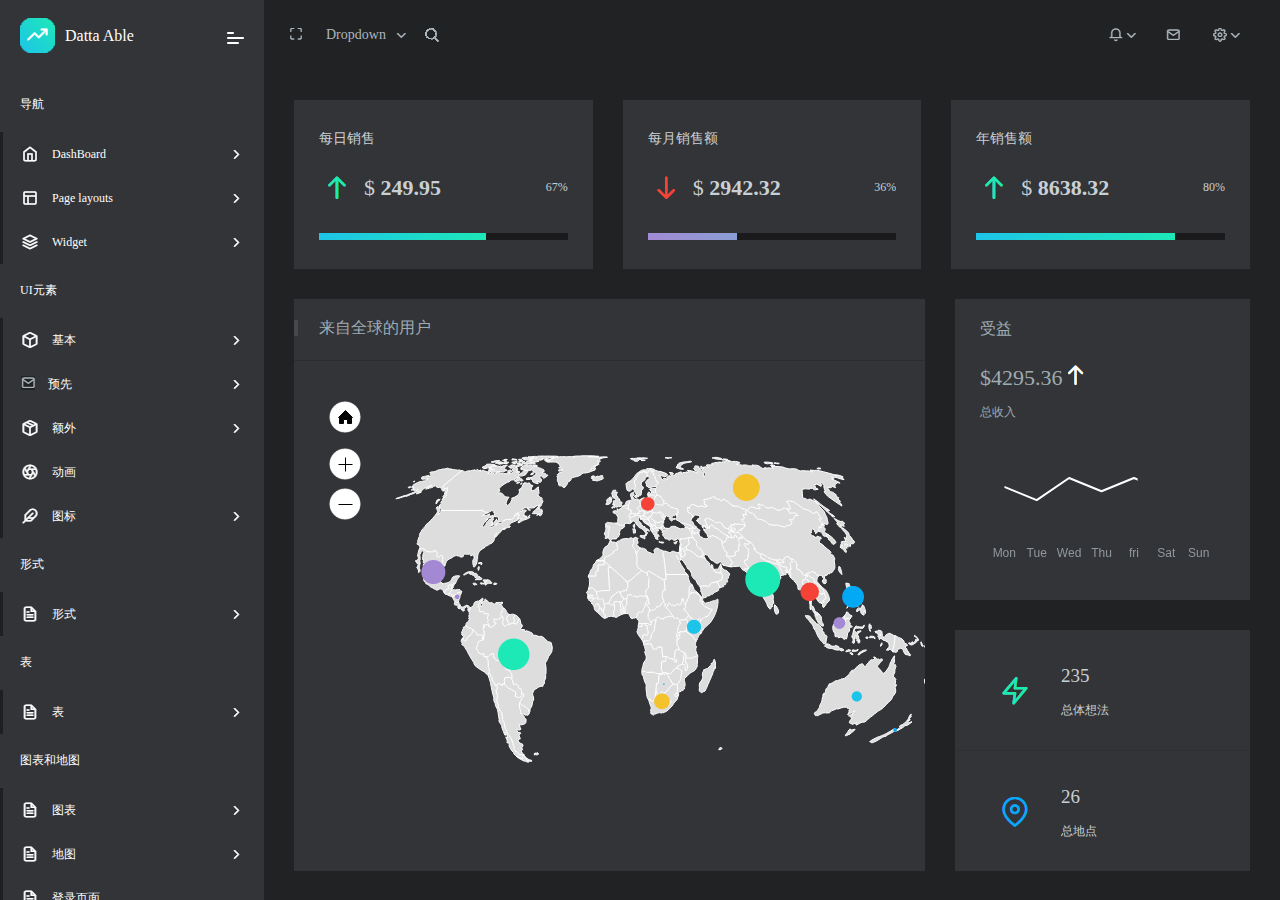
<file: index.html>
<!DOCTYPE html>
<html lang="en">
<head>
    <meta charset="UTF-8">
    <meta name="viewport" content="width=device-width, initial-scale=1.0">
    <meta http-equiv="X-UA-Compatible" content="ie=edge">
    <title>Datta Able-index</title>
    <link rel="stylesheet" href="css/public.css" />
    <link rel="stylesheet" href="css/index.css" />
    <!-- <link rel="stylesheet" href="css/jquery-jvectormap.css"> -->
</head>
<body>
    <!-- nav -->
    <div class="mainLeft"></div>
    <div class="nav">
        <div class="logo">
            <img src="imgs/index/logo.png" alt="">
            <h2>Datta Able</h2>
            <a href="javascript:;" id="moreNav"></a>
        </div>
        <div class="navMain">
            <ul class="nav-lists">
                <h2 class="title-nav">导航</h2>
                <!-- DashBoard -->
                <li class="nav-list-li">
                    <img src="imgs/index/ybp.png" alt="">
                    <h2>DashBoard</h2>
                    <a href="javascript:;"></a>
                </li>
                <ul class="nav-list-ul">
                    <li class="default-li tiaoindex">Default</li>
                    <li class="tiao1">Ecommerce</li>
                    <li class="tiao2">CRM</li>
                    <li class="tiao3">Analytics</li>
                    <li class="tiao4">Crypto</li>
                    <li class="tiao6">Project</li>
                </ul>
                <!-- Page layouts -->
                <li class="nav-list-li">
                    <img src="imgs/index/ymbj.png" alt="">
                    <h2>Page layouts</h2>
                    <a href="javascript:;"></a>
                </li>
                <ul class="nav-list-ul">
                    <li class="tiao1">Vertical</li>
                    <li class="tiao2">Horizontal</li>
                    <li class="tiao3">Box layout</li>
                    <li class="tiao4">RTL</li>
                    <li class="tiao5">Light layout</li>
                    <li class="tiao6">Dark layout</li>
                    <li class="tiao2">Color icon</li>
                </ul>
                <!-- Widget -->
                <li class="nav-list-li">
                    <img src="imgs/index/xgj.png" alt="">
                    <h2>Widget</h2>
                    <a href="javascript:;"></a>
                </li>
                <ul class="nav-list-ul">
                    <li class="tiao1">Statistic</li>
                    <li class="tiao2">Data</li>
                    <li class="tiao3">Table</li>
                    <li class="tiao4">User</li>
                    <li class="tiao5">Chart</li>
                </ul>
            </ul>
            <ul class="nav-lists">
                <h2 class="title-nav">UI元素</h2>
                <!-- 基本 -->
                <li class="nav-list-li">
                    <img src="imgs/index/jb.png" alt="">
                    <h2>基本</h2>
                    <a href="javascript:;"></a>
                </li>
                <ul class="nav-list-ul">
                    <li class="tiao3">警报</li>
                    <li class="tiao4">按键</li>
                    <li class="tiao5">徽章</li>
                    <li class="tiao6">牌子</li>
                    <li class="tiao2">进展</li>
                    <li class="tiao3">其他</li>
                </ul>
                <!-- 预先 -->
                <li class="nav-list-li">
                    <img src="imgs/index/yx.png" alt="">
                    <h2>预先</h2>
                    <a href="javascript:;"></a>
                </li>
                <ul class="nav-list-ul">
                    <li class="tiao1">日期选择器</li>
                    <li class="tiao2">Gridstack</li>
                    <li class="tiao3">灯箱</li>
                    <li class="tiao4">语气</li>
                    <li class="tiao5">通知</li>
                    <li class="tiao6">嵌套</li>
                    <li class="tiao2">Pnotify</li>
                    <li class="tiao3">评分</li>
                    <li class="tiao4">Rangeslider</li>
                    <li class="tiao5">滑块</li>
                    <li class="tiao1">荧光笔</li>
                    <li class="tiao2">游览</li>
                    <li class="tiao3">树状图</li>
                    <li class="tiao6">工具栏</li>
                </ul>
                <!-- 额外 -->
                <li class="nav-list-li">
                    <img src="imgs/index/ew.png" alt="">
                    <h2>额外</h2>
                    <a href="javascript:;"></a>
                </li>
                <ul class="nav-list-ul">
                    <li class="tiao1">会话超时</li>
                    <li class="tiao2">会话空闲时</li>
                    <li class="tiao3">离线</li>
                </ul>
                <!-- 动画 -->
                <li class="nav-list-li">
                    <img src="imgs/index/dh.png" />
                    <h2 class="tiao3">动画</h2>
                </li>
                <!-- 图标 -->
                <li class="nav-list-li">
                    <img src="imgs/index/tb.png" />
                    <h2>图标</h2>
                    <a href="javascript:;"></a>
                </li>
                <ul class="nav-list-ul">
                    <li class="tiao1">羽毛</li>
                    <li class="tiao2">字体</li>
                    <li class="tiao3">旗</li>
                    <li class="tiao4">材料</li>
                    <li class="tiao5">简单的线条</li>
                    <li class="tiao1">Themify</li>
                </ul>
            </ul>
            <ul class="nav-lists">
                <h2 class="title-nav">形式</h2>
                <!-- 形式 -->
                <li class="nav-list-li">
                    <img src="imgs/index/xs.png" />
                    <h2>形式</h2>
                    <a href="javascript:;"></a>
                </li>
                <ul class="nav-list-ul">
                    <li class="tiao6">表单元素</li>
                    <li class="tiao2">形式提前</li>
                    <li class="tiao3">表格验证</li>
                    <li class="tiao4">形式掩盖</li>
                    <li class="tiao5">表单向导</li>
                    <li class="tiao1">表格选择器</li>
                    <li class="tiao2">表格选择</li>
                </ul>
            </ul>
            <ul class="nav-lists">
                <h2 class="title-nav">表</h2>
                <!-- 表 -->
                <li class="nav-list-li">
                    <img src="imgs/index/xs.png" />
                    <h2>表</h2>
                    <a href="javascript:;"></a>
                </li>
                <ul class="nav-list-ul">
                    <li class="tiao1">引导</li>
                    <li class="tiao2">数据库</li>
                    <li class="tiao3">Foo表</li>
                </ul>
            </ul>
            <ul class="nav-lists">
                <h2 class="title-nav">图表和地图</h2>
                <!-- 图表 -->
                <li class="nav-list-li">
                    <img src="imgs/index/xs.png" />
                    <h2>图表</h2>
                    <a href="javascript:;"></a>
                </li>
                <ul class="nav-list-ul">
                    <li class="tiao1">amChart4</li>
                    <li class="tiao1">图表js</li>
                    <li class="tiao2">Echart</li>
                    <li class="tiao2">谷歌</li>
                    <li class="tiao3">Highchart</li>
                    <li class="tiao3">把手</li>
                    <li class="tiao4">莫里斯</li>
                    <li class="tiao4">Nvd3</li>
                    <li class="tiao5">Peity</li>
                    <li class="tiao5">径向</li>
                </ul>
                <!-- 地图 -->
                <li class="nav-list-li">
                    <img src="imgs/index/xs.png" />
                    <h2>地图</h2>
                    <a href="javascript:;"></a>
                </li>
                <ul class="nav-list-ul">
                    <li class="tiao2">谷歌</li>
                    <li class="tiao3">向量</li>
                    <li class="tiao2">Gmap搜索API</li>
                    <li class="tiao3">地点</li>
                </ul>
                <!-- 登录页面 -->
                <li class="nav-list-li">
                    <img src="imgs/index/xs.png" />
                    <h2>登录页面</h2>
                </li>
            </ul>
            <ul class="nav-lists">
                <h2 class="title-nav">网页</h2>
                <!-- 认证 -->
                <li class="nav-list-li">
                    <img src="imgs/index/xs.png" />
                    <h2>认证</h2>
                    <a href="javascript:;"></a>
                </li>
                <ul class="nav-list-ul">
                    <li class="tiaoreg">注册</li>
                    <li class="tiaologin">登入</li>
                    <li class="tiaoreset">重设密码</li>
                    <li class="tiaoreset">更改密码</li>
                    <li class="tiaologin">个人信息</li>
                    <li class="tiaologin">档案设置</li>
                    <li class="tiao2">地图表格</li>
                    <li class="tiaoreg">订阅</li>
                </ul>
                <!-- 保养 -->
                <li class="nav-list-li">
                    <img src="imgs/index/xs.png" />
                    <h2>保养</h2>
                    <a href="javascript:;"></a>
                </li>
                <ul class="nav-list-ul">
                    <li class="tiao5">错误</li>
                    <li class="tiao5">很快就来了</li>
                    <li class="tiao5">离线UI</li>
                </ul>
            </ul>
            <ul class="nav-lists">
                <h2 class="title-nav">应用</h2>
                <!-- 信息 -->
                <li class="nav-list-li">
                    <img src="imgs/index/xs.png" />
                    <h2>信息</h2>
                </li>
                <!-- 任务 -->
                <li class="nav-list-li">
                    <img src="imgs/index/xs.png" />
                    <h2>任务</h2>
                    <a href="javascript:;"></a>
                </li>
                <ul class="nav-list-ul">
                    <li class="tiaologin">名单</li>
                    <li class="tiao3">板</li>
                    <li class="tiao4">详情</li>
                </ul>
                <!-- 去做 -->
                <li class="nav-list-li">
                    <img src="imgs/index/xs.png" />
                    <h2>去做</h2>
                    <a href="javascript:;"></a>
                </li>
                <ul class="nav-list-ul">
                    <li class="tiao5">去做</li>
                    <li class="tiao4">笔记</li>
                </ul>
                <!-- 画廊 -->
                <li class="nav-list-li">
                    <img src="imgs/index/xs.png" />
                    <h2>画廊</h2>
                    <a href="javascript:;"></a>
                </li>
                <ul class="nav-list-ul">
                    <li class="tiao1">格</li>
                    <li class="tiao2">石工</li>
                    <li class="tiao3">预先</li>
                </ul>
            </ul>
            <ul class="nav-lists">
                <h2 class="title-nav">延期</h2>
                <!-- 编辑 -->
                <li class="nav-list-li">
                    <img src="imgs/index/xs.png" />
                    <h2>编辑</h2>
                    <a href="javascript:;"></a>
                </li>
                <ul class="nav-list-ul">
                    <li class="tiao3">CK编辑</li>
                    <li class="tiao4">Tinymce编辑</li>
                </ul>
                <!-- 发票 -->
                <li class="nav-list-li">
                    <img src="imgs/index/xs.png" />
                    <h2>发票</h2>
                    <a href="javascript:;"></a>
                </li>
                <ul class="nav-list-ul">
                    <li class="tiao3">发票</li>
                    <li class="tiao4">发票摘要</li>
                    <li class="tiao5">发票清单</li>
                </ul>
                <!-- 完整日历 -->
                <li class="nav-list-li">
                    <img src="imgs/index/xs.png" />
                    <h2>完整日历</h2>
                </li>
                <!-- 上传文件 -->
                <li class="nav-list-li">
                    <img src="imgs/index/xs.png" />
                    <h2>上传文件</h2>
                </li>
            </ul>
            <ul class="nav-lists">
                <h2 class="title-nav">其他</h2>
                <!-- 菜单级别 -->
                <li class="nav-list-li">
                    <img src="imgs/index/xs.png" />
                    <h2>菜单级别</h2>
                    <a href="javascript:;"></a>
                </li>
                <ul class="nav-list-ul">
                    <li class="tiao2">菜单级别2.1</li>
                    <li class="tiao3">菜单级别2.</li>
                </ul>
                <!-- 禁用菜单 -->
                <li class="nav-list-li">
                    <img src="imgs/index/xs.png" />
                    <h2>禁用菜单</h2>
                </li>
                <!-- 样本页面 -->
                <li class="nav-list-li">
                    <img src="imgs/index/xs.png" />
                    <h2>样本页面</h2>
                </li>
            </ul>
            <ul class="nav-lists">
                <h2 class="title-nav">支持</h2>
                <!-- 文档 -->
                <li class="nav-list-li">
                    <img src="imgs/index/xs.png" />
                    <h2>文档</h2>
                </li>
                <!-- 需要支持？ -->
                <li class="nav-list-li">
                    <img src="imgs/index/xs.png" />
                    <h2>需要支持？</h2>
                </li>
            </ul>
        </div>
    </div>
    
    <!-- content -->
    <div class="main">
        <!-- mainHeader -->
        <div class="mainHeader">
            <div class="mainHeaderLeft">
                <!-- fullScreen -->
                <a href="javascript:;" id="fullScreen"></a>
                <!-- select -->
                <div class="selectBox">
                    <b class="seTxtb">Dropdown</b>
                    <img src="imgs/index/selectBottom.png" alt="">
                    <!-- selectBoxDetail -->
                    <div class="selectBoxDetail">
                        <img src="imgs/index/informtop.png" class="selectBoxScTop" />
                        <ul>
                            <li>Action</li>
                            <li>Another action</li>
                            <li>Something else here</li>
                        </ul>
                    </div>
                </div>

                
                <!-- seek -->
                <a href="javascript:;" class="seek"></a>
                <div class="inputSeek">
                    <input type="text" placeholder="Search..."/>
                    <a href="javascript:;" class="closeSeek"></a>
                    <a href="javascript:;" class="btnSeek">
                        <img src="imgs/index/seek2.png" alt="">
                    </a>
                </div>
            </div>
            <!-- rightConfig -->
            <div class="rightConfig">
                <a href="javascript:;" class="tz">
                    <img src="imgs/index/ld.png" class="iconA" alt="">
                    <img src="imgs/index/selectBottom.png" class="btnX" alt="">
                </a>
                <!-- 新消息提示 -->
                <div class="newsInfo">
                    <img src="imgs/index/informtop.png" class="informtop" />
                    <div class="infoTit">
                        <span>通知</span>
                        <a href="javascript:;">标记为已阅读</a>
                        <a href="javascript:;">通知所有</a>
                    </div>
                    <ul>
                        <h2>新消息</h2>
                        <li>
                            <img src="imgs/index/touxiang.png" />
                            <div class="infoinform">
                                <h5>约翰·多伊</h5>
                                <h4>新票已经添加</h4>
                            </div>
                            <div class="timeInfo">
                                <img src="imgs/index/time.png" class="timeIco" />
                                <span>30分钟</span>
                            </div>
                        </li>
                        <h2>早期</h2>
                        <li>
                            <img src="imgs/index/touxiang.png" />
                            <div class="infoinform">
                                <h5>约翰·威廉</h5>
                                <h4>购买新主题并付款</h4>
                            </div>
                            <div class="timeInfo">
                                <img src="imgs/index/time.png" class="timeIco" />
                                <span>30分钟</span>
                            </div>
                        </li>
                        <li>
                            <img src="imgs/index/touxiang.png" />
                            <div class="infoinform">
                                <h5>约翰·多伊</h5>
                                <h4>目前正在登陆</h4>
                            </div>
                            <div class="timeInfo">
                                <img src="imgs/index/time.png" class="timeIco" />
                                <span>30分钟</span>
                            </div>
                        </li>
                    </ul>
                    <div class="showAll">
                        <a href="javascript:;">显示所有</a>
                    </div>
                </div>

                <a href="javascript:;" class="headMag">
                    <img src="imgs/index/yx.png" class="iconA" alt="">
                </a>

                <!-- 聊天室 -->
                <div class="chatBox">
                    <!-- 聊天关闭控件 -->
                    <a href="javascript:;" class="ChatControls"></a>
                    <!-- 搜索好友 -->
                    <div class="seekChat">
                        <input type="text" id="seekChat" placeholder="搜索好友">
                    </div>
                    <ul class="chatMain">
                        <li>
                            <img src="imgs/index/tx1.png" class="chatImg" />
                            <div class="chatLi">
                                <h2>Aris</h2>
                                <h3>正在输入...</h3>
                            </div>
                            <span>3</span>
                        </li>
                        <li>
                            <img src="imgs/index/tx2.png" class="chatImg" />
                            <div class="chatLi">
                                <h2>Fate</h2>
                                <h3>在线</h3>
                            </div>
                            <span>5</span>
                        </li>
                        <li>
                            <img src="imgs/index/tx1.png" class="chatImg" />
                            <div class="chatLi">
                                <h2>王军</h2>
                                <h3>在线</h3>
                            </div>
                            <span>4</span>
                        </li>
                        <li>
                            <img src="imgs/index/tx1.png" class="chatImg" />
                            <div class="chatLi">
                                <h2>张楚楚</h2>
                                <h3 class="off-line">离线</h3>
                            </div>
                            <span>2</span>
                        </li>
                        <li>
                            <img src="imgs/index/tx1.png" class="chatImg" />
                            <div class="chatLi">
                                <h2>马佳瑞</h2>
                                <h3 class="do-Not">请勿打扰</h3>
                            </div>
                            <span>1</span>
                        </li>
                        <li>
                            <img src="imgs/index/tx1.png" class="chatImg" />
                            <div class="chatLi">
                                <h2>冯纪恩</h2>
                                <h3>正在输入...</h3>
                            </div>
                            <span>6</span>
                        </li>
                        <li>
                            <img src="imgs/index/tx2.png" class="chatImg" />
                            <div class="chatLi">
                                <h2>董锦锦</h2>
                                <h3>在线</h3>
                            </div>
                            <span>3</span>
                        </li>
                        <li>
                            <img src="imgs/index/tx1.png" class="chatImg" />
                            <div class="chatLi">
                                <h2>小白</h2>
                                <h3>在线</h3>
                            </div>
                            <span>3</span>
                        </li>
                        <li>
                            <img src="imgs/index/tx1.png" class="chatImg" />
                            <div class="chatLi">
                                <h2>欢欢童鞋</h2>
                                <h3 class="off-line">离线</h3>
                            </div>
                            <span>3</span>
                        </li>
                        <li>
                            <img src="imgs/index/tx1.png" class="chatImg" />
                            <div class="chatLi">
                                <h2>胡凯凯</h2>
                                <h3 class="do-Not">请勿打扰</h3>
                            </div>
                            <span>3</span>
                        </li>
                        <li>
                            <img src="imgs/index/tx1.png" class="chatImg" />
                            <div class="chatLi">
                                <h2>Fate</h2>
                                <h3>正在输入...</h3>
                            </div>
                            <span>3</span>
                        </li>
                        <li>
                            <img src="imgs/index/tx2.png" class="chatImg" />
                            <div class="chatLi">
                                <h2>Aris</h2>
                                <h3>在线</h3>
                            </div>
                            <span>3</span>
                        </li>
                        <li>
                            <img src="imgs/index/tx1.png" class="chatImg" />
                            <div class="chatLi">
                                <h2>王军</h2>
                                <h3>在线</h3>
                            </div>
                            <span>3</span>
                        </li>
                        <li>
                            <img src="imgs/index/tx1.png" class="chatImg" />
                            <div class="chatLi">
                                <h2>胡凯凯</h2>
                                <h3 class="off-line">离线</h3>
                            </div>
                            <span>3</span>
                        </li>
                        <li>
                            <img src="imgs/index/tx1.png" class="chatImg" />
                            <div class="chatLi">
                                <h2>杨清奇</h2>
                                <h3 class="do-Not">请勿打扰</h3>
                            </div>
                            <span>3</span>
                        </li>
                    </ul>
                    <div class="chatFrame">
                        <div class="chatFrameTit">
                            <span>Fate</span>
                            <a href="javascript:;" class="closeChat"></a>
                        </div>
                        <ul class="chatMainCon">
                            <li class="chatLeft">
                                <img src="imgs/index/touxiang1.png" class="touxiangLeft" />
                                <div class="neirongLeft">
                                    你好<span>Aris</span>！你能告诉我一件事吗？关于你的……
                                    <img src="imgs/index/leftmsg.png" class="leftmsg" />
                                </div>
                                <span class="leftTime">8:00</span>
                            </li>
                            <!-- <li class="chatLeft">
                                <img src="imgs/index/touxiang1.png" class="touxiangLeft" />
                                <div class="neirongLeft">
                                    关于你的。
                                    <img src="imgs/index/leftmsg.png" class="leftmsg" />
                                </div>
                                <span class="leftTime">8:20</span>
                            </li> -->
                            <li class="chatRight">
                                <div class="neirongRight">
                                    就不！
                                    <img src="imgs/index/rightmsg.png" class="rightmsg" />
                                </div>
                                <span class="rightTime">8:20</span>
                            </li>
                            <!-- <li class="chatRight">
                                <div class="neirongRight">
                                    我不想告诉你！
                                    <img src="imgs/index/rightmsg.png" class="rightmsg" />
                                </div>
                                <span class="rightTime">8:20</span>
                            </li> -->
                        </ul>
                        <div class="inputCon">
                            <input type="text" class="chatContent" placeholder="在这写内容..." />
                            <input type="button" class="send" />
                            <div class="fujian">
                                <input type="file" class="fujian1" value="" />
                            </div>
                        </div>
                    </div>
                </div>
                <a href="javascript:;" class="set">
                    <img src="imgs/index/sz.png" class="iconA" alt="">
                    <img src="imgs/index/selectBottom.png" class="btnX" alt="">
                </a>
                <!-- 个人中心 -->
                <div class="setting">
                    <img src="imgs/index/messtop.png" class="messtop" alt="">
                    <div class="settingHead">
                        <img src="imgs/index/touxiang1.png" alt="">
                        <h2>Aris</h2>
                        <a href="login.html" class="loginOut"></a>
                    </div>
                    <ul>
                        <li>
                            <img src="imgs/index/s.png" />
                            <span>设置</span>
                        </li>
                        <li>
                            <img src="imgs/index/p.png" />
                            <span>个人信息</span>
                        </li>
                        <li>
                            <img src="imgs/index/m.png" />
                            <span>我的消息</span>
                        </li>
                        <li class="lock">
                            <img src="imgs/index/ss.png" />
                            <span>锁屏</span>
                        </li>
                    </ul>
                </div>
                
            </div>
        </div>

        <!-- 图表部分 -->
        <div class="mainChart">
            <!-- 图表上部分 -->
            <div class="chartTop">
                
                <div class="chartTopList">
                    <h2>每日销售</h2>
                    <p>
                        <img src="imgs/index/top1.png" />
                        <span>$ <b class="shuzhi">249.95</b></span>
                        <i class="shuzhi2">67%</i>
                    </p>
                    <div class="dataLine">
                        <div class="dataLine-data"></div>
                    </div>
                </div>
                <div class="chartTopList">
                    <h2>每月销售额</h2>
                    <p>
                        <img src="imgs/index/top2.png" />
                        <span>$ <b class="shuzhi">2942.32</b></span>
                        <i class="shuzhi2">36%</i>
                    </p>
                    <div class="dataLine">
                        <div class="dataLine-data"></div>
                    </div>
                </div>
                
                <div class="chartTopList">
                    <h2>年销售额</h2>
                    <p>
                        <img src="imgs/index/top1.png" />
                        <span>$ <b class="shuzhi">8638.32</b></span>
                        <i class="shuzhi2">80%</i>
                    </p>
                    <div class="dataLine">
                        <div class="dataLine-data"></div>
                    </div>
                </div>
            </div>
            <!-- 图表中间部分 -->
            <div class="chartMain">
                <div class="chartMap">
                    <div class="mapTit">
                        <h2>来自全球的用户</h2>
                    </div>
                    <div class="mapCont">
                        <div id="map1" style="width:100%; height:100%;"></div>
                        <div class="mapbg">
                            <img src="imgs/index/mapbg.png" alt="">
                        </div>
                        <a href="javascript:;" class="maphome"></a>
                        <a href="javascript:;" class="mapbig"></a>
                        <a href="javascript:;" class="mapsmall"></a>
                    </div>
                </div>
                <div class="mapRight">
                    <div class="mapRightTop">
                        <h2>受益</h2>
                        <h3>$4295.36 <img src="imgs/index/jiantou.png" /></h3>
                        <h4>总收入</h4>
                        <!-- echat表 -->
                        <div class="mapRightTopTable">
                            <div id="earnTable"></div>
                        </div>
                    </div>
                    <div class="mapRightBot">
                        <div class="mapRightBotList">
                            <img src="imgs/index/sd.png" />
                            <p>
                                <h2 class="num">235</h2>
                                <h3 class="dataTit">总体想法</h3>
                            </p>
                        </div>
                        <div class="mapRightBotList botListBot">
                            <img src="imgs/index/dw.png" />
                            <p>
                                <h2 class="num">26</h2>
                                <h3 class="dataTit">总地点</h3>
                            </p>
                        </div>
                    </div>
                </div>
            </div>
            <!-- 图表第三部分 -->
            <div class="chartThird">
                <div class="socialList">
                    <div class="socialListTop">
                        <img src="imgs/index/facebook.png" />
                        <div class="socialTopCont">
                            <h2 class="num3">12,281</h2>
                            <h3 class="numH3"><span>+7.2%</span>的总喜欢量</h3>
                        </div>
                    </div>
                    <div class="socialListBot">
                        <div class="socialBotCont">
                            <h2>目标：<span class="mubiaoTit">35,098</span></h2>
                            <div class="socialhpBox">
                                <div class="socialhp"></div>
                            </div>
                        </div>
                        <div class="socialBotCont">
                            <h2>持续时间：<span class="mubiaoTit">3,539</span></h2>
                            <div class="socialhpBox">
                                <div class="socialhp"></div>
                            </div>
                        </div>
                    </div>
                </div>
                <div class="socialList">
                    <div class="socialListTop">
                        <img src="imgs/index/twitter.png" />
                        <div class="socialTopCont">
                            <h2 class="num3">11,200</h2>
                            <h3 class="numH3"><span id="tit2">+6.2%</span>的总喜欢量</h3>
                        </div>
                    </div>
                    <div class="socialListBot">
                        <div class="socialBotCont">
                            <h2>目标：<span class="mubiaoTit">34,185</span></h2>
                            <div class="socialhpBox">
                                <div class="socialhp"></div>
                            </div>
                        </div>
                        <div class="socialBotCont">
                            <h2>持续时间：<span class="mubiaoTit">4,567</span></h2>
                            <div class="socialhpBox">
                                <div class="socialhp" id="midBg"></div>
                            </div>
                        </div>
                    </div>
                </div>
                <div class="socialList">
                    <div class="socialListTop">
                        <img src="imgs/index/google-plus.png" />
                        <div class="socialTopCont">
                            <h2 class="num3">12,281</h2>
                            <h3 class="numH3"><span id="tit3">+5.9%</span>的总喜欢量</h3>
                        </div>
                    </div>
                    <div class="socialListBot">
                        <div class="socialBotCont">
                            <h2>目标：<span class="mubiaoTit">25,998</span></h2>
                            <div class="socialhpBox">
                                <div class="socialhp"></div>
                            </div>
                        </div>
                        <div class="socialBotCont">
                            <h2>持续时间：<span class="mubiaoTit">7,753</span></h2>
                            <div class="socialhpBox">
                                <div class="socialhp"></div>
                            </div>
                        </div>
                    </div>
                </div>
            </div>
            <!-- 图表第四部分 -->
            <div class="chartFour">
                <div class="chartFourL">
                    <div class="titCon">
                        <h2>评分</h2>
                    </div>
                    <div class="ulTit">
                        <h1>4.7
                            <img src="imgs/index/wjx.png" />
                            <span>0.4　<img src="imgs/index/shangshen.png" /></span>
                        </h1>
                    </div>
                    <ul class="chartFourCont">
                        <li>
                            <h3><img src="imgs/index/wjx.png" /> 5 <span>331</span></h3>
                            <div class="charfourhpBox">
                                <div class="charfourhp"></div>
                            </div>
                        </li>
                        <li>
                            <h3><img src="imgs/index/wjx.png" /> 4 <span>135</span></h3>
                            <div class="charfourhpBox">
                                <div class="charfourhp"></div>
                            </div>
                        </li>
                        <li>
                            <h3><img src="imgs/index/wjx.png" /> 3 <span>24</span></h3>
                            <div class="charfourhpBox">
                                <div class="charfourhp"></div>
                            </div>
                        </li>
                        <li>
                            <h3><img src="imgs/index/wjx.png" /> 2 <span>1</span></h3>
                            <div class="charfourhpBox">
                                <div class="charfourhp"></div>
                            </div>
                        </li>
                        <li>
                            <h3><img src="imgs/index/wjx.png" /> 1 <span>0</span></h3>
                            <div class="charfourhpBox">
                                <div class="charfourhp"></div>
                            </div>
                        </li>
                    </ul>
                </div>
                <div class="chartFourR">
                    <div class="titCon">
                        <h2>最近的用户</h2>
                    </div>
                    <ul class="chartfourContR">
                        <li>
                            <img src="imgs/index/touxiang.png" class="touxiang" />
                            <p>
                                <b>伊莎贝拉克里斯滕森</b>
                                <b>Lorem Ibsum简直就是假的</b>
                            </p>
                            <div class="dateInfo">
                                <img src="imgs/index/online.png" />
                                <span>5月11日12:56</span>
                            </div>
                            <div class="btns">
                                <button>拒绝</button>
                                <button>接受</button>
                            </div>
                        </li>
                        <li>
                            <img src="imgs/index/touxiang.png" class="touxiang" />
                            <p>
                                <b>伊莎贝拉克里斯滕森</b>
                                <b>Lorem Ibsum简直就是假的</b>
                            </p>
                            <div class="dateInfo">
                                <img src="imgs/index/online.png" />
                                <span>5月11日12:56</span>
                            </div>
                            <div class="btns">
                                <button>拒绝</button>
                                <button>接受</button>
                            </div>
                        </li>
                        <li>
                            <img src="imgs/index/touxiang.png" class="touxiang" />
                            <p>
                                <b>伊莎贝拉克里斯滕森</b>
                                <b>Lorem Ibsum简直就是假的</b>
                            </p>
                            <div class="dateInfo">
                                <img src="imgs/index/online.png" />
                                <span>5月11日12:56</span>
                            </div>
                            <div class="btns">
                                <button>拒绝</button>
                                <button>接受</button>
                            </div>
                        </li>
                        <li>
                            <img src="imgs/index/touxiang.png" class="touxiang" />
                            <p>
                                <b>伊莎贝拉克里斯滕森</b>
                                <b>Lorem Ibsum简直就是假的</b>
                            </p>
                            <div class="dateInfo">
                                <img src="imgs/index/online.png" />
                                <span>5月11日12:56</span>
                            </div>
                            <div class="btns">
                                <button>拒绝</button>
                                <button>接受</button>
                            </div>
                        </li>
                        <li>
                            <img src="imgs/index/touxiang.png" class="touxiang" />
                            <p>
                                <b>伊莎贝拉克里斯滕森</b>
                                <b>Lorem Ibsum简直就是假的</b>
                            </p>
                            <div class="dateInfo">
                                <img src="imgs/index/online.png" />
                                <span>5月11日12:56</span>
                            </div>
                            <div class="btns">
                                <button>拒绝</button>
                                <button>接受</button>
                            </div>
                        </li>
                    </ul>
                </div>
            </div>
        </div>
        
    </div>
</body>
</html>
<script type="text/javascript" src="js/jquery-1.8.3.min.js"></script>
<script type="text/javascript" src="js/index.js"></script>
<script type="text/javascript" src="js/echarts.js"></script>

<script type="text/javascript">
    // 基于准备好的dom，初始化echarts实例
    // var myChart = echarts.init(document.getElementById('map1'));

    option = {
        title: {
            text: 'World Population (2010)',
            subtext: 'from United Nations, Total population, both sexes combined, as of 1 July (thousands)',
            sublink: 'http://esa.un.org/wpp/Excel-Data/population.htm',
            x: 'center',
            y: 'top'
        },
        tooltip: {
            trigger: 'item',
            formatter: function (params) {
                var value = (params.value + '').split('.');
                value = value[0].replace(/(\d{1,3})(?=(?:\d{3})+(?!\d))/g, '$1,')
                    + '.' + value[1];
                return params.seriesName + '<br/>' + params.name + ' : ' + value;
            }
        },
        toolbox: {
            show: true,
            orient: 'vertical',
            x: 'right',
            y: 'center',
            feature: {
                mark: { show: true },
                dataView: { show: true, readOnly: false },
                restore: { show: true },
                saveAsImage: { show: true }
            }
        },
        dataRange: {
            min: 0,
            max: 1000000,
            text: ['High', 'Low'],
            realtime: false,
            calculable: true,
            color: ['orangered', 'yellow', 'lightskyblue']
        },
        series: [
            {
                name: 'World Population (2010)',
                type: 'map',
                mapType: 'world',
                roam: true,
                mapLocation: {
                    y: 60
                },
                itemStyle: {
                    emphasis: { label: { show: true } }
                },
                data: [
                    { name: 'Afghanistan', value: 28397.812 },
                    { name: 'Angola', value: 19549.124 },
                    { name: 'Albania', value: 3150.143 },
                    { name: 'United Arab Emirates', value: 8441.537 },
                    { name: 'Argentina', value: 40374.224 },
                    { name: 'Armenia', value: 2963.496 },
                    { name: 'French Southern and Antarctic Lands', value: 268.065 },
                    { name: 'Australia', value: 22404.488 },
                    { name: 'Austria', value: 8401.924 },
                    { name: 'Azerbaijan', value: 9094.718 },
                    { name: 'Burundi', value: 9232.753 },
                    { name: 'Belgium', value: 10941.288 },
                    { name: 'Benin', value: 9509.798 },
                    { name: 'Burkina Faso', value: 15540.284 },
                    { name: 'Bangladesh', value: 151125.475 },
                    { name: 'Bulgaria', value: 7389.175 },
                    { name: 'The Bahamas', value: 66402.316 },
                    { name: 'Bosnia and Herzegovina', value: 3845.929 },
                    { name: 'Belarus', value: 9491.07 },
                    { name: 'Belize', value: 308.595 },
                    { name: 'Bermuda', value: 64.951 },
                    { name: 'Bolivia', value: 716.939 },
                    { name: 'Brazil', value: 195210.154 },
                    { name: 'Brunei', value: 27.223 },
                    { name: 'Bhutan', value: 716.939 },
                    { name: 'Botswana', value: 1969.341 },
                    { name: 'Central African Republic', value: 4349.921 },
                    { name: 'Canada', value: 34126.24 },
                    { name: 'Switzerland', value: 7830.534 },
                    { name: 'Chile', value: 17150.76 },
                    { name: 'China', value: 1359821.465 },
                    { name: 'Ivory Coast', value: 60508.978 },
                    { name: 'Cameroon', value: 20624.343 },
                    { name: 'Democratic Republic of the Congo', value: 62191.161 },
                    { name: 'Republic of the Congo', value: 3573.024 },
                    { name: 'Colombia', value: 46444.798 },
                    { name: 'Costa Rica', value: 4669.685 },
                    { name: 'Cuba', value: 11281.768 },
                    { name: 'Northern Cyprus', value: 1.468 },
                    { name: 'Cyprus', value: 1103.685 },
                    { name: 'Czech Republic', value: 10553.701 },
                    { name: 'Germany', value: 83017.404 },
                    { name: 'Djibouti', value: 834.036 },
                    { name: 'Denmark', value: 5550.959 },
                    { name: 'Dominican Republic', value: 10016.797 },
                    { name: 'Algeria', value: 37062.82 },
                    { name: 'Ecuador', value: 15001.072 },
                    { name: 'Egypt', value: 78075.705 },
                    { name: 'Eritrea', value: 5741.159 },
                    { name: 'Spain', value: 46182.038 },
                    { name: 'Estonia', value: 1298.533 },
                    { name: 'Ethiopia', value: 87095.281 },
                    { name: 'Finland', value: 5367.693 },
                    { name: 'Fiji', value: 860.559 },
                    { name: 'Falkland Islands', value: 49.581 },
                    { name: 'France', value: 63230.866 },
                    { name: 'Gabon', value: 1556.222 },
                    { name: 'United Kingdom', value: 62066.35 },
                    { name: 'Georgia', value: 4388.674 },
                    { name: 'Ghana', value: 24262.901 },
                    { name: 'Guinea', value: 10876.033 },
                    { name: 'Gambia', value: 1680.64 },
                    { name: 'Guinea Bissau', value: 10876.033 },
                    { name: 'Equatorial Guinea', value: 696.167 },
                    { name: 'Greece', value: 11109.999 },
                    { name: 'Greenland', value: 56.546 },
                    { name: 'Guatemala', value: 14341.576 },
                    { name: 'French Guiana', value: 231.169 },
                    { name: 'Guyana', value: 786.126 },
                    { name: 'Honduras', value: 7621.204 },
                    { name: 'Croatia', value: 4338.027 },
                    { name: 'Haiti', value: 9896.4 },
                    { name: 'Hungary', value: 10014.633 },
                    { name: 'Indonesia', value: 240676.485 },
                    { name: 'India', value: 1205624.648 },
                    { name: 'Ireland', value: 4467.561 },
                    { name: 'Iran', value: 240676.485 },
                    { name: 'Iraq', value: 30962.38 },
                    { name: 'Iceland', value: 318.042 },
                    { name: 'Israel', value: 7420.368 },
                    { name: 'Italy', value: 60508.978 },
                    { name: 'Jamaica', value: 2741.485 },
                    { name: 'Jordan', value: 6454.554 },
                    { name: 'Japan', value: 127352.833 },
                    { name: 'Kazakhstan', value: 15921.127 },
                    { name: 'Kenya', value: 40909.194 },
                    { name: 'Kyrgyzstan', value: 5334.223 },
                    { name: 'Cambodia', value: 14364.931 },
                    { name: 'South Korea', value: 51452.352 },
                    { name: 'Kosovo', value: 97.743 },
                    { name: 'Kuwait', value: 2991.58 },
                    { name: 'Laos', value: 6395.713 },
                    { name: 'Lebanon', value: 4341.092 },
                    { name: 'Liberia', value: 3957.99 },
                    { name: 'Libya', value: 6040.612 },
                    { name: 'Sri Lanka', value: 20758.779 },
                    { name: 'Lesotho', value: 2008.921 },
                    { name: 'Lithuania', value: 3068.457 },
                    { name: 'Luxembourg', value: 507.885 },
                    { name: 'Latvia', value: 2090.519 },
                    { name: 'Morocco', value: 31642.36 },
                    { name: 'Moldova', value: 103.619 },
                    { name: 'Madagascar', value: 21079.532 },
                    { name: 'Mexico', value: 117886.404 },
                    { name: 'Macedonia', value: 507.885 },
                    { name: 'Mali', value: 13985.961 },
                    { name: 'Myanmar', value: 51931.231 },
                    { name: 'Montenegro', value: 620.078 },
                    { name: 'Mongolia', value: 2712.738 },
                    { name: 'Mozambique', value: 23967.265 },
                    { name: 'Mauritania', value: 3609.42 },
                    { name: 'Malawi', value: 15013.694 },
                    { name: 'Malaysia', value: 28275.835 },
                    { name: 'Namibia', value: 2178.967 },
                    { name: 'New Caledonia', value: 246.379 },
                    { name: 'Niger', value: 15893.746 },
                    { name: 'Nigeria', value: 159707.78 },
                    { name: 'Nicaragua', value: 5822.209 },
                    { name: 'Netherlands', value: 16615.243 },
                    { name: 'Norway', value: 4891.251 },
                    { name: 'Nepal', value: 26846.016 },
                    { name: 'New Zealand', value: 4368.136 },
                    { name: 'Oman', value: 2802.768 },
                    { name: 'Pakistan', value: 173149.306 },
                    { name: 'Panama', value: 3678.128 },
                    { name: 'Peru', value: 29262.83 },
                    { name: 'Philippines', value: 93444.322 },
                    { name: 'Papua New Guinea', value: 6858.945 },
                    { name: 'Poland', value: 38198.754 },
                    { name: 'Puerto Rico', value: 3709.671 },
                    { name: 'North Korea', value: 1.468 },
                    { name: 'Portugal', value: 10589.792 },
                    { name: 'Paraguay', value: 6459.721 },
                    { name: 'Qatar', value: 1749.713 },
                    { name: 'Romania', value: 21861.476 },
                    { name: 'Russia', value: 21861.476 },
                    { name: 'Rwanda', value: 10836.732 },
                    { name: 'Western Sahara', value: 514.648 },
                    { name: 'Saudi Arabia', value: 27258.387 },
                    { name: 'Sudan', value: 35652.002 },
                    { name: 'South Sudan', value: 9940.929 },
                    { name: 'Senegal', value: 12950.564 },
                    { name: 'Solomon Islands', value: 526.447 },
                    { name: 'Sierra Leone', value: 5751.976 },
                    { name: 'El Salvador', value: 6218.195 },
                    { name: 'Somaliland', value: 9636.173 },
                    { name: 'Somalia', value: 9636.173 },
                    { name: 'Republic of Serbia', value: 3573.024 },
                    { name: 'Suriname', value: 524.96 },
                    { name: 'Slovakia', value: 5433.437 },
                    { name: 'Slovenia', value: 2054.232 },
                    { name: 'Sweden', value: 9382.297 },
                    { name: 'Swaziland', value: 1193.148 },
                    { name: 'Syria', value: 7830.534 },
                    { name: 'Chad', value: 11720.781 },
                    { name: 'Togo', value: 6306.014 },
                    { name: 'Thailand', value: 66402.316 },
                    { name: 'Tajikistan', value: 7627.326 },
                    { name: 'Turkmenistan', value: 5041.995 },
                    { name: 'East Timor', value: 10016.797 },
                    { name: 'Trinidad and Tobago', value: 1328.095 },
                    { name: 'Tunisia', value: 10631.83 },
                    { name: 'Turkey', value: 72137.546 },
                    { name: 'United Republic of Tanzania', value: 44973.33 },
                    { name: 'Uganda', value: 33987.213 },
                    { name: 'Ukraine', value: 46050.22 },
                    { name: 'Uruguay', value: 3371.982 },
                    { name: 'United States of America', value: 312247.116 },
                    { name: 'Uzbekistan', value: 27769.27 },
                    { name: 'Venezuela', value: 236.299 },
                    { name: 'Vietnam', value: 89047.397 },
                    { name: 'Vanuatu', value: 236.299 },
                    { name: 'West Bank', value: 13.565 },
                    { name: 'Yemen', value: 22763.008 },
                    { name: 'South Africa', value: 51452.352 },
                    { name: 'Zambia', value: 13216.985 },
                    { name: 'Zimbabwe', value: 13076.978 }
                ]
            }
        ]
    };
    // 使用刚指定的配置项和数据显示图表
    // myChart.setOption(option);


    var dom = document.getElementById("earnTable");
        var myChart1 = echarts.init(dom);
        var app = {};
        option = null;


        var dates = ['Mon', 'Tue', 'Wed', 'Thu', 'fri', 'Sat', 'Sun'],
            values = [60, 45, 70, 55, 70, 55, 70];
        option = {
            title: {
                text: ''
            },
            tooltip: {
                triggerOn: 'onmousemove',
                formatter: function (params) {
                    return params.value;
                }
            },
            xAxis: {
                boundaryGap: false,
                data: dates,
                axisLabel: {
                    color: '#fff',
                    weight:'10px',
                    textStyle: {
                        color: '#90989e',
                        fontSize: '12'
                    }
                },
                axisLine: {
                    show: false
                },
                axisTick: {
                    show: false
                }
            },
            yAxis: {
                axisLabel: {
                    show: false
                },
                axisLine: {
                    show: false
                },
                axisTick: {
                    show: false
                },
                splitLine: {
                    show: false
                }
            },
            series: [{
                type: 'line',
                data: values,
                color: ['#fff'],
                symbolSize: 0
            }]
        };
        myChart1.setOption(option);
        window.addEventListener("resize", function () {
            myChart1.resize();
        })

 

</script>
</file>
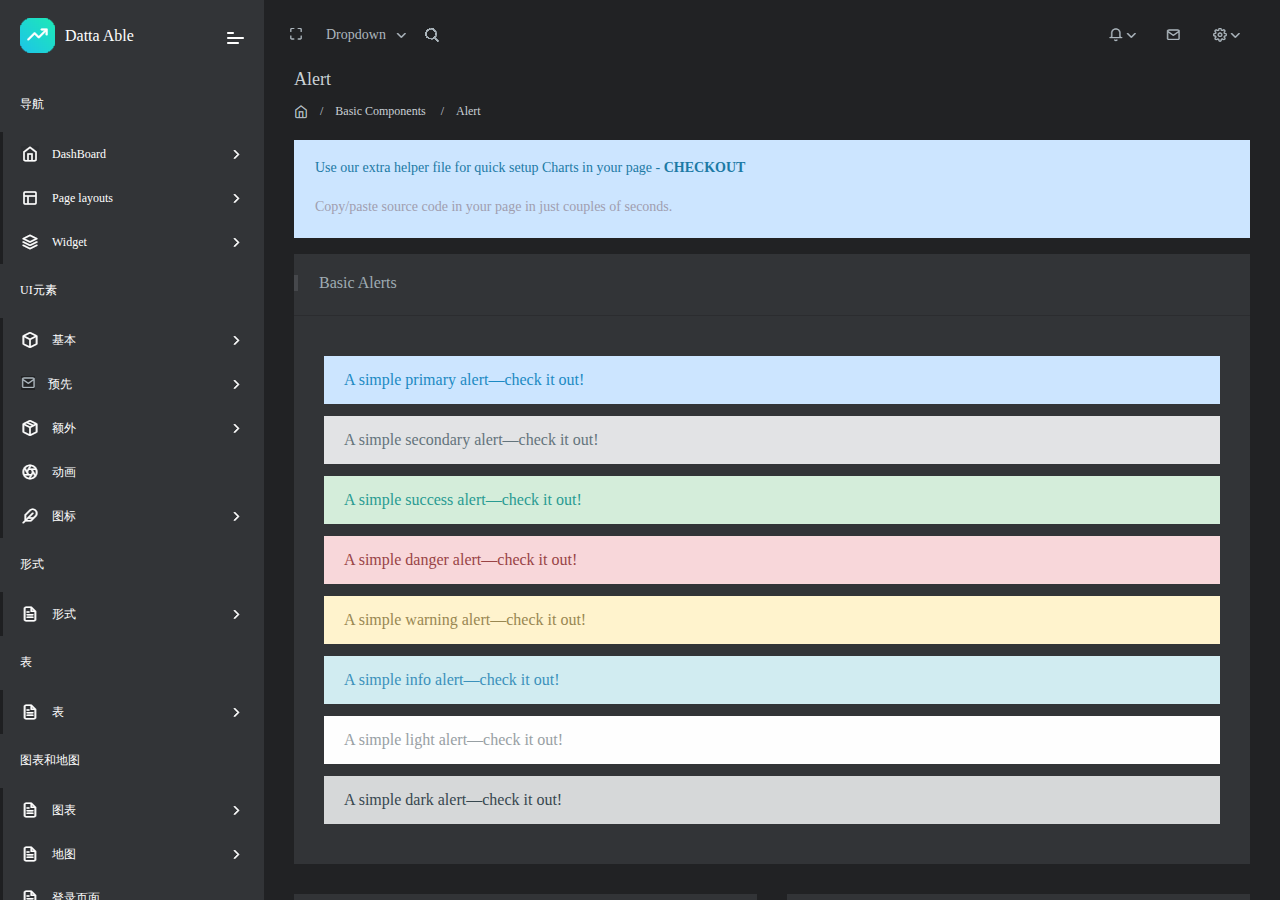
<file: alert.html>
<!DOCTYPE html>
<html lang="en">
<head>
    <meta charset="UTF-8">
    <meta name="viewport" content="width=device-width, initial-scale=1.0">
    <meta http-equiv="X-UA-Compatible" content="ie=edge">
    <title>Datta Able-Alert</title>
    <link rel="stylesheet" href="css/public.css" />
    <link rel="stylesheet" href="css/index.css" />
    <link rel="stylesheet" href="css/alert.css" />
    
</head>
<body>
    <!-- nav -->
    <div class="mainLeft"></div>
    <div class="nav">
        <div class="logo">
            <img src="imgs/index/logo.png" alt="">
            <h2>Datta Able</h2>
            <a href="javascript:;" id="moreNav"></a>
        </div>
        <div class="navMain">
            <ul class="nav-lists">
                <h2 class="title-nav">导航</h2>
                <!-- DashBoard -->
                <li class="nav-list-li">
                    <img src="imgs/index/ybp.png" alt="">
                    <h2>DashBoard</h2>
                    <a href="javascript:;"></a>
                </li>
                <ul class="nav-list-ul">
                    <li class="default-li tiaoindex">Default</li>
                    <li class="tiao1">Ecommerce</li>
                    <li class="tiao2">CRM</li>
                    <li class="tiao3">Analytics</li>
                    <li class="tiao4">Crypto</li>
                    <li class="tiao5">Project</li>
                </ul>
                <!-- Page layouts -->
                <li class="nav-list-li">
                    <img src="imgs/index/ymbj.png" alt="">
                    <h2>Page layouts</h2>
                    <a href="javascript:;"></a>
                </li>
                <ul class="nav-list-ul">
                    <li class="tiao1">Vertical</li>
                    <li class="tiao2">Horizontal</li>
                    <li class="tiao3">Box layout</li>
                    <li class="tiao4">RTL</li>
                    <li class="tiao5">Light layout</li>
                    <li class="tiao1">Dark layout</li>
                    <li class="tiao2">Color icon</li>
                </ul>
                <!-- Widget -->
                <li class="nav-list-li">
                    <img src="imgs/index/xgj.png" alt="">
                    <h2>Widget</h2>
                    <a href="javascript:;"></a>
                </li>
                <ul class="nav-list-ul">
                    <li class="tiao1">Statistic</li>
                    <li class="tiao2">Data</li>
                    <li class="tiao3">Table</li>
                    <li class="tiao4">User</li>
                    <li class="tiao5">Chart</li>
                </ul>
            </ul>
            <ul class="nav-lists">
                <h2 class="title-nav">UI元素</h2>
                <!-- 基本 -->
                <li class="nav-list-li">
                    <img src="imgs/index/jb.png" alt="">
                    <h2>基本</h2>
                    <a href="javascript:;"></a>
                </li>
                <ul class="nav-list-ul">
                    <li class="tiao3">警报</li>
                    <li class="tiao4">按键</li>
                    <li class="tiao5">徽章</li>
                    <li class="tiao1">牌子</li>
                    <li class="tiao2">进展</li>
                    <li class="tiao3">其他</li>
                </ul>
                <!-- 预先 -->
                <li class="nav-list-li">
                    <img src="imgs/index/yx.png" alt="">
                    <h2>预先</h2>
                    <a href="javascript:;"></a>
                </li>
                <ul class="nav-list-ul">
                    <li class="tiao1">日期选择器</li>
                    <li class="tiao2">Gridstack</li>
                    <li class="tiao3">灯箱</li>
                    <li class="tiao4">语气</li>
                    <li class="tiao5">通知</li>
                    <li class="tiao1">嵌套</li>
                    <li class="tiao2">Pnotify</li>
                    <li class="tiao3">评分</li>
                    <li class="tiao4">Rangeslider</li>
                    <li class="tiao5">滑块</li>
                    <li class="tiao1">荧光笔</li>
                    <li class="tiao2">游览</li>
                    <li class="tiao3">树状图</li>
                    <li class="tiao4">工具栏</li>
                </ul>
                <!-- 额外 -->
                <li class="nav-list-li">
                    <img src="imgs/index/ew.png" alt="">
                    <h2>额外</h2>
                    <a href="javascript:;"></a>
                </li>
                <ul class="nav-list-ul">
                    <li class="tiao1">会话超时</li>
                    <li class="tiao2">会话空闲时</li>
                    <li class="tiao3">离线</li>
                </ul>
                <!-- 动画 -->
                <li class="nav-list-li">
                    <img src="imgs/index/dh.png" />
                    <h2 class="tiao3">动画</h2>
                </li>
                <!-- 图标 -->
                <li class="nav-list-li">
                    <img src="imgs/index/tb.png" />
                    <h2>图标</h2>
                    <a href="javascript:;"></a>
                </li>
                <ul class="nav-list-ul">
                    <li class="tiao1">羽毛</li>
                    <li class="tiao2">字体</li>
                    <li class="tiao3">旗</li>
                    <li class="tiao4">材料</li>
                    <li class="tiao5">简单的线条</li>
                    <li class="tiao1">Themify</li>
                </ul>
            </ul>
            <ul class="nav-lists">
                <h2 class="title-nav">形式</h2>
                <!-- 形式 -->
                <li class="nav-list-li">
                    <img src="imgs/index/xs.png" />
                    <h2>形式</h2>
                    <a href="javascript:;"></a>
                </li>
                <ul class="nav-list-ul">
                    <li class="tiao1">表单元素</li>
                    <li class="tiao2">形式提前</li>
                    <li class="tiao3">表格验证</li>
                    <li class="tiao4">形式掩盖</li>
                    <li class="tiao5">表单向导</li>
                    <li class="tiao1">表格选择器</li>
                    <li class="tiao2">表格选择</li>
                </ul>
            </ul>
            <ul class="nav-lists">
                <h2 class="title-nav">表</h2>
                <!-- 表 -->
                <li class="nav-list-li">
                    <img src="imgs/index/xs.png" />
                    <h2>表</h2>
                    <a href="javascript:;"></a>
                </li>
                <ul class="nav-list-ul">
                    <li class="tiao1">引导</li>
                    <li class="tiao2">数据库</li>
                    <li class="tiao3">Foo表</li>
                </ul>
            </ul>
            <ul class="nav-lists">
                <h2 class="title-nav">图表和地图</h2>
                <!-- 图表 -->
                <li class="nav-list-li">
                    <img src="imgs/index/xs.png" />
                    <h2>图表</h2>
                    <a href="javascript:;"></a>
                </li>
                <ul class="nav-list-ul">
                    <li class="tiao1">amChart4</li>
                    <li class="tiao1">图表js</li>
                    <li class="tiao2">Echart</li>
                    <li class="tiao2">谷歌</li>
                    <li class="tiao3">Highchart</li>
                    <li class="tiao3">把手</li>
                    <li class="tiao4">莫里斯</li>
                    <li class="tiao4">Nvd3</li>
                    <li class="tiao5">Peity</li>
                    <li class="tiao5">径向</li>
                </ul>
                <!-- 地图 -->
                <li class="nav-list-li">
                    <img src="imgs/index/xs.png" />
                    <h2>地图</h2>
                    <a href="javascript:;"></a>
                </li>
                <ul class="nav-list-ul">
                    <li class="tiao2">谷歌</li>
                    <li class="tiao3">向量</li>
                    <li class="tiao2">Gmap搜索API</li>
                    <li class="tiao3">地点</li>
                </ul>
                <!-- 登录页面 -->
                <li class="nav-list-li">
                    <img src="imgs/index/xs.png" />
                    <h2>登录页面</h2>
                </li>
            </ul>
            <ul class="nav-lists">
                <h2 class="title-nav">网页</h2>
                <!-- 认证 -->
                <li class="nav-list-li">
                    <img src="imgs/index/xs.png" />
                    <h2>认证</h2>
                    <a href="javascript:;"></a>
                </li>
                <ul class="nav-list-ul">
                    <li class="tiaoreg">注册</li>
                    <li class="tiaologin">登入</li>
                    <li class="tiaoreset">重设密码</li>
                    <li class="tiaoreset">更改密码</li>
                    <li class="tiaologin">个人信息</li>
                    <li class="tiaologin">档案设置</li>
                    <li class="tiao2">地图表格</li>
                    <li class="tiaoreg">订阅</li>
                </ul>
                <!-- 保养 -->
                <li class="nav-list-li">
                    <img src="imgs/index/xs.png" />
                    <h2>保养</h2>
                    <a href="javascript:;"></a>
                </li>
                <ul class="nav-list-ul">
                    <li class="tiao5">错误</li>
                    <li class="tiao5">很快就来了</li>
                    <li class="tiao5">离线UI</li>
                </ul>
            </ul>
            <ul class="nav-lists">
                <h2 class="title-nav">应用</h2>
                <!-- 信息 -->
                <li class="nav-list-li">
                    <img src="imgs/index/xs.png" />
                    <h2>信息</h2>
                </li>
                <!-- 任务 -->
                <li class="nav-list-li">
                    <img src="imgs/index/xs.png" />
                    <h2>任务</h2>
                    <a href="javascript:;"></a>
                </li>
                <ul class="nav-list-ul">
                    <li class="tiaologin">名单</li>
                    <li class="tiao3">板</li>
                    <li class="tiao4">详情</li>
                </ul>
                <!-- 去做 -->
                <li class="nav-list-li">
                    <img src="imgs/index/xs.png" />
                    <h2>去做</h2>
                    <a href="javascript:;"></a>
                </li>
                <ul class="nav-list-ul">
                    <li class="tiao5">去做</li>
                    <li class="tiao4">笔记</li>
                </ul>
                <!-- 画廊 -->
                <li class="nav-list-li">
                    <img src="imgs/index/xs.png" />
                    <h2>画廊</h2>
                    <a href="javascript:;"></a>
                </li>
                <ul class="nav-list-ul">
                    <li class="tiao1">格</li>
                    <li class="tiao2">石工</li>
                    <li class="tiao3">预先</li>
                </ul>
            </ul>
            <ul class="nav-lists">
                <h2 class="title-nav">延期</h2>
                <!-- 编辑 -->
                <li class="nav-list-li">
                    <img src="imgs/index/xs.png" />
                    <h2>编辑</h2>
                    <a href="javascript:;"></a>
                </li>
                <ul class="nav-list-ul">
                    <li class="tiao3">CK编辑</li>
                    <li class="tiao4">Tinymce编辑</li>
                </ul>
                <!-- 发票 -->
                <li class="nav-list-li">
                    <img src="imgs/index/xs.png" />
                    <h2>发票</h2>
                    <a href="javascript:;"></a>
                </li>
                <ul class="nav-list-ul">
                    <li class="tiao3">发票</li>
                    <li class="tiao4">发票摘要</li>
                    <li class="tiao5">发票清单</li>
                </ul>
                <!-- 完整日历 -->
                <li class="nav-list-li">
                    <img src="imgs/index/xs.png" />
                    <h2>完整日历</h2>
                </li>
                <!-- 上传文件 -->
                <li class="nav-list-li">
                    <img src="imgs/index/xs.png" />
                    <h2>上传文件</h2>
                </li>
            </ul>
            <ul class="nav-lists">
                <h2 class="title-nav">其他</h2>
                <!-- 菜单级别 -->
                <li class="nav-list-li">
                    <img src="imgs/index/xs.png" />
                    <h2>菜单级别</h2>
                    <a href="javascript:;"></a>
                </li>
                <ul class="nav-list-ul">
                    <li class="tiao2">菜单级别2.1</li>
                    <li class="tiao3">菜单级别2.</li>
                </ul>
                <!-- 禁用菜单 -->
                <li class="nav-list-li">
                    <img src="imgs/index/xs.png" />
                    <h2>禁用菜单</h2>
                </li>
                <!-- 样本页面 -->
                <li class="nav-list-li">
                    <img src="imgs/index/xs.png" />
                    <h2>样本页面</h2>
                </li>
            </ul>
            <ul class="nav-lists">
                <h2 class="title-nav">支持</h2>
                <!-- 文档 -->
                <li class="nav-list-li">
                    <img src="imgs/index/xs.png" />
                    <h2>文档</h2>
                </li>
                <!-- 需要支持？ -->
                <li class="nav-list-li">
                    <img src="imgs/index/xs.png" />
                    <h2>需要支持？</h2>
                </li>
            </ul>
        </div>
    </div>
    
    <!-- content -->
    <div class="main">
        <!-- mainHeader -->
        <div class="mainHeader">
            <div class="mainHeaderLeft">
                <!-- fullScreen -->
                <a href="javascript:;" id="fullScreen"></a>
                <!-- select -->
                <div class="selectBox">
                    <b class="seTxtb">Dropdown</b>
                    <img src="imgs/index/selectBottom.png" alt="">
                    <!-- selectBoxDetail -->
                    <div class="selectBoxDetail">
                        <img src="imgs/index/informtop.png" class="selectBoxScTop" />
                        <ul>
                            <li>Action</li>
                            <li>Another action</li>
                            <li>Something else here</li>
                        </ul>
                    </div>
                </div>

                
                <!-- seek -->
                <a href="javascript:;" class="seek"></a>
                <div class="inputSeek">
                    <input type="text" placeholder="Search..."/>
                    <a href="javascript:;" class="closeSeek"></a>
                    <a href="javascript:;" class="btnSeek">
                        <img src="imgs/index/seek2.png" alt="">
                    </a>
                </div>
            </div>
            <!-- rightConfig -->
            <div class="rightConfig">
                <a href="javascript:;" class="tz">
                    <img src="imgs/index/ld.png" class="iconA" alt="">
                    <img src="imgs/index/selectBottom.png" class="btnX" alt="">
                </a>
                <!-- 新消息提示 -->
                <div class="newsInfo">
                    <img src="imgs/index/informtop.png" class="informtop" />
                    <div class="infoTit">
                        <span>通知</span>
                        <a href="javascript:;">标记为已阅读</a>
                        <a href="javascript:;">通知所有</a>
                    </div>
                    <ul>
                        <h2>新消息</h2>
                        <li>
                            <img src="imgs/index/touxiang.png" />
                            <div class="infoinform">
                                <h5>约翰·多伊</h5>
                                <h4>新票已经添加</h4>
                            </div>
                            <div class="timeInfo">
                                <img src="imgs/index/time.png" class="timeIco" />
                                <span>30分钟</span>
                            </div>
                        </li>
                        <h2>早期</h2>
                        <li>
                            <img src="imgs/index/touxiang.png" />
                            <div class="infoinform">
                                <h5>约翰·威廉</h5>
                                <h4>购买新主题并付款</h4>
                            </div>
                            <div class="timeInfo">
                                <img src="imgs/index/time.png" class="timeIco" />
                                <span>30分钟</span>
                            </div>
                        </li>
                        <li>
                            <img src="imgs/index/touxiang.png" />
                            <div class="infoinform">
                                <h5>约翰·多伊</h5>
                                <h4>目前正在登陆</h4>
                            </div>
                            <div class="timeInfo">
                                <img src="imgs/index/time.png" class="timeIco" />
                                <span>30分钟</span>
                            </div>
                        </li>
                    </ul>
                    <div class="showAll">
                        <a href="javascript:;">显示所有</a>
                    </div>
                </div>

                <a href="javascript:;" class="headMag">
                    <img src="imgs/index/yx.png" class="iconA" alt="">
                </a>

                <!-- 聊天室 -->
                <div class="chatBox">
                    <!-- 聊天关闭控件 -->
                    <a href="javascript:;" class="ChatControls"></a>
                    <!-- 搜索好友 -->
                    <div class="seekChat">
                        <input type="text" id="seekChat" placeholder="搜索好友">
                    </div>
                    <ul class="chatMain">
                        <li>
                            <img src="imgs/index/tx1.png" class="chatImg" />
                            <div class="chatLi">
                                <h2>Aris</h2>
                                <h3>正在输入...</h3>
                            </div>
                            <span>3</span>
                        </li>
                        <li>
                            <img src="imgs/index/tx2.png" class="chatImg" />
                            <div class="chatLi">
                                <h2>Fate</h2>
                                <h3>在线</h3>
                            </div>
                            <span>5</span>
                        </li>
                        <li>
                            <img src="imgs/index/tx1.png" class="chatImg" />
                            <div class="chatLi">
                                <h2>王军</h2>
                                <h3>在线</h3>
                            </div>
                            <span>4</span>
                        </li>
                        <li>
                            <img src="imgs/index/tx1.png" class="chatImg" />
                            <div class="chatLi">
                                <h2>张楚楚</h2>
                                <h3 class="off-line">离线</h3>
                            </div>
                            <span>2</span>
                        </li>
                        <li>
                            <img src="imgs/index/tx1.png" class="chatImg" />
                            <div class="chatLi">
                                <h2>马佳瑞</h2>
                                <h3 class="do-Not">请勿打扰</h3>
                            </div>
                            <span>1</span>
                        </li>
                        <li>
                            <img src="imgs/index/tx1.png" class="chatImg" />
                            <div class="chatLi">
                                <h2>冯纪恩</h2>
                                <h3>正在输入...</h3>
                            </div>
                            <span>6</span>
                        </li>
                        <li>
                            <img src="imgs/index/tx2.png" class="chatImg" />
                            <div class="chatLi">
                                <h2>董锦锦</h2>
                                <h3>在线</h3>
                            </div>
                            <span>3</span>
                        </li>
                        <li>
                            <img src="imgs/index/tx1.png" class="chatImg" />
                            <div class="chatLi">
                                <h2>小白</h2>
                                <h3>在线</h3>
                            </div>
                            <span>3</span>
                        </li>
                        <li>
                            <img src="imgs/index/tx1.png" class="chatImg" />
                            <div class="chatLi">
                                <h2>欢欢童鞋</h2>
                                <h3 class="off-line">离线</h3>
                            </div>
                            <span>3</span>
                        </li>
                        <li>
                            <img src="imgs/index/tx1.png" class="chatImg" />
                            <div class="chatLi">
                                <h2>胡凯凯</h2>
                                <h3 class="do-Not">请勿打扰</h3>
                            </div>
                            <span>3</span>
                        </li>
                        <li>
                            <img src="imgs/index/tx1.png" class="chatImg" />
                            <div class="chatLi">
                                <h2>Fate</h2>
                                <h3>正在输入...</h3>
                            </div>
                            <span>3</span>
                        </li>
                        <li>
                            <img src="imgs/index/tx2.png" class="chatImg" />
                            <div class="chatLi">
                                <h2>Aris</h2>
                                <h3>在线</h3>
                            </div>
                            <span>3</span>
                        </li>
                        <li>
                            <img src="imgs/index/tx1.png" class="chatImg" />
                            <div class="chatLi">
                                <h2>王军</h2>
                                <h3>在线</h3>
                            </div>
                            <span>3</span>
                        </li>
                        <li>
                            <img src="imgs/index/tx1.png" class="chatImg" />
                            <div class="chatLi">
                                <h2>胡凯凯</h2>
                                <h3 class="off-line">离线</h3>
                            </div>
                            <span>3</span>
                        </li>
                        <li>
                            <img src="imgs/index/tx1.png" class="chatImg" />
                            <div class="chatLi">
                                <h2>杨清奇</h2>
                                <h3 class="do-Not">请勿打扰</h3>
                            </div>
                            <span>3</span>
                        </li>
                    </ul>
                    <div class="chatFrame">
                        <div class="chatFrameTit">
                            <span>Fate</span>
                            <a href="javascript:;" class="closeChat"></a>
                        </div>
                        <ul class="chatMainCon">
                            <li class="chatLeft">
                                <img src="imgs/index/touxiang1.png" class="touxiangLeft" />
                                <div class="neirongLeft">
                                    你好<span>Aris</span>！你能告诉我一件事吗？关于你的……
                                    <img src="imgs/index/leftmsg.png" class="leftmsg" />
                                </div>
                                <span class="leftTime">8:00</span>
                            </li>
                            <!-- <li class="chatLeft">
                                <img src="imgs/index/touxiang1.png" class="touxiangLeft" />
                                <div class="neirongLeft">
                                    关于你的。
                                    <img src="imgs/index/leftmsg.png" class="leftmsg" />
                                </div>
                                <span class="leftTime">8:20</span>
                            </li> -->
                            <li class="chatRight">
                                <div class="neirongRight">
                                    就不！
                                    <img src="imgs/index/rightmsg.png" class="rightmsg" />
                                </div>
                                <span class="rightTime">8:20</span>
                            </li>
                            <!-- <li class="chatRight">
                                <div class="neirongRight">
                                    我不想告诉你！
                                    <img src="imgs/index/rightmsg.png" class="rightmsg" />
                                </div>
                                <span class="rightTime">8:20</span>
                            </li> -->
                        </ul>
                        <div class="inputCon">
                            <input type="text" class="chatContent" placeholder="在这写内容..." />
                            <input type="button" class="send" />
                            <div class="fujian">
                                <input type="file" class="fujian1" value="" />
                            </div>
                        </div>
                    </div>
                </div>
                <a href="javascript:;" class="set">
                    <img src="imgs/index/sz.png" class="iconA" alt="">
                    <img src="imgs/index/selectBottom.png" class="btnX" alt="">
                </a>
                <!-- 个人中心 -->
                <div class="setting">
                    <img src="imgs/index/messtop.png" class="messtop" alt="">
                    <div class="settingHead">
                        <img src="imgs/index/touxiang1.png" alt="">
                        <h2>Aris</h2>
                        <a href="login.html" class="loginOut"></a>
                    </div>
                    <ul>
                        <li>
                            <img src="imgs/index/s.png" />
                            <span>设置</span>
                        </li>
                        <li>
                            <img src="imgs/index/p.png" />
                            <span>个人信息</span>
                        </li>
                        <li>
                            <img src="imgs/index/m.png" />
                            <span>我的消息</span>
                        </li>
                        <li class="lock">
                            <img src="imgs/index/ss.png" />
                            <span>锁屏</span>
                        </li>
                    </ul>
                </div>
                
            </div>
        </div>

        <!-- 图表部分 -->
        <div class="mainChart">
            <!-- 图表上部分 -->
            <div class="mainContTop">
                <h1>Alert</h1>
                <h2><img src="imgs/inform/home.png" />　/　Basic Components
　/　Alert</h2>
                <div class="tongzhiBox">
                    <h2>Use our extra helper file for quick setup Charts in your page - <b>CHECKOUT</b></h2>
                    <h3>Copy/paste source code in your page in just couples of seconds.</h3>
                </div>
            </div>
            <!-- 图表部分 -->
            <div class="chartCont">
                <div class="chartContTop">
                    <div class="titCon">
                        <h2>Basic Alerts</h2>
                    </div>
                    <ul class="mainCont">
                        <li>A simple primary alert—check it out!</li>
                        <li>A simple secondary alert—check it out!</li>
                        <li>A simple success alert—check it out!</li>
                        <li>A simple danger alert—check it out!</li>
                        <li>A simple warning alert—check it out!</li>
                        <li>A simple info alert—check it out!</li>
                        <li>A simple light alert—check it out!</li>
                        <li>A simple dark alert—check it out!</li>
                    </ul>
                </div>
                <div class="mainContMid">
                    <div class="mainContList">
                        <div class="titCon">
                            <h2>Basic Alerts</h2>
                        </div>
                        <ul class="mainCont">
                            <li>A simple primary alert with an example link. Give it a click if you like.</li>
                            <li>A simple secondary alert with an example link. Give it a click if you like.</li>
                            <li>A simple success alert with an example link. Give it a click if you like.</li>
                            <li>A simple danger alert with an example link. Give it a click if you like.</li>
                            <li>A simple warning alert with an example link. Give it a click if you like.</li>
                            <li>A simple info alert with an example link. Give it a click if you like.</li>
                            <li>A simple light alert with an example link. Give it a click if you like.</li>
                            <li>A simple dark alert with an example link. Give it a click if you like.</li>
                        </ul>
                    </div>
                    <div class="mainContList">
                        <div class="titCon">
                            <h2>Basic Alerts</h2>
                        </div>
                        <ul class="mainCont">
                            <li>Holy guacamole! You should check in on some of those fields below.</li>
                            <li>Holy guacamole! You should check in on some of those fields below.</li>
                            <li>Holy guacamole! You should check in on some of those fields below.</li>
                            <li>Holy guacamole! You should check in on some of those fields below.</li>
                            <li>Holy guacamole! You should check in on some of those fields below.</li>
                            <li>Holy guacamole! You should check in on some of those fields below.</li>
                            <li>Holy guacamole! You should check in on some of those fields below.</li>
                            <li>Holy guacamole! You should check in on some of those fields below.</li>
                        </ul>
                    </div>
                </div>
                <div class="mainContEnd">
                    <div class="titCon">
                        <h2>Additional Content</h2>
                    </div>
                    <ul class="mainCont last">
                        <h3>Well done!</h3>
                        <li>Aww yeah, you successfully read this important alert message. This example text is going to run a bit longer so that
                        you can see how spacing within an alert works with this kind of content.</li>
                        <li>Whenever you need to, be sure to use margin utilities to keep things nice and tidy.</li>
                        
                    </ul>
                </div>
                
              
                     
        </div>
        
    </div>
</body>
</html>
<script type="text/javascript" src="js/jquery-1.8.3.min.js"></script>
<script type="text/javascript" src="js/index.js"></script>
<script type="text/javascript" src="js/echarts.js"></script>
<!-- <script type="text/javascript" src="js/echartsAll.js"></script> -->
<script src="https://cdn.hcharts.cn/highcharts/highcharts.js"></script>
<script src="https://cdn.hcharts.cn/highstock/highstock.js"></script>
<script src="https://cdn.hcharts.cn/highmaps/highmaps.js"></script>
<script src="https://img.hcharts.cn/highcharts/modules/exporting.js"></script>
<script src="https://img.hcharts.cn/highcharts/themes/dark-unica.js"></script>
<script src="js/exporting.js"></script>

<script type="text/javascript">
    // 基于准备好的dom，初始化echarts实例
    var myChart = echarts.init(document.getElementById('pieChart'));
    option = {
        title: {
            subtext: '虚构数据',
            left: 'center'
        },
        tooltip: {
            trigger: 'item',
            formatter: "{a} <br/>{b} : {c} ({d}%)"
        },
        legend: {
            // orient: 'vertical',
            // top: 'middle',
            bottom: 10,
            left: 'center',
            data: ['Belgium:7.5%', 'UK:12.5%', 'Austria:16.1%', 'Austrialia:16.7%', 'Germany:20.9%','Lithuania:25.4%']
        },
        series: [
            {
                type: 'pie',
                radius: '65%',
                center: ['50%', '50%'],
                selectedMode: 'single',
                data: [
                    {value: 25.4,name: 'Lithuania:25.4%' },
                    { value:20.9, name: 'Germany:20.9%' },
                    { value: 16.7, name: 'Austrialia:16.7%' },
                    { value: 16.1, name: 'Austria:16.1%' },
                    { value: 12.5, name: 'UK:12.5%' },
                    { value: 7.5, name: 'Belgium:7.5%' },
                ],
                itemStyle: {
                    emphasis: {
                        shadowBlur: 10,
                        shadowOffsetX: 0,
                        shadowColor: 'rgba(0, 0, 0, 0.5)'
                    }
                }
            }
        ]
    };
    myChart.setOption(option);
    





    var myChart1 = echarts.init(document.getElementById('xyChart'));
    //交易量/交易数
    option1 = {
        timeline: {
            data: [
                '754', '200', '530', '251', '379', '200', '290', '90', '240', '254', '215', '90', '192', '146', '110', '56', '92', '30'
            ],
            left: '10%',
            right: '10%',
            bottom: 0,
            height: -120,
            axisType: 'category',
            show: true,
            autoPlay: false,
            playInterval: 1000,
            checkpointStyle: {
                color: '#04a5f1',
                borderColor: 'rgba(4, 165, 261, .5)'
            },
            label: {
                normal: {
                    formatter: function (v) {
                        var _txt = v.replace(/\//igm, '\n');
                        return _txt;
                    },
                    rotate: -45,
                    position: 'bottom',
                    fontSize: '10'
                }
            },
            itemStyle: {
                normal: {
                    color: '#04a5f1'
                },

            },
            lineStyle: {
                color: '#ddd'
            },
            controlStyle: {
                show: false,
            },
        },
        options: [{
            textStyle: {
                fontSize: 22,
                height: 80,
            },
            tooltip: {
                trigger: 'axis',
                axisPointer: {
                    type: 'cross',
                    label: {
                        backgroundColor: 'rgba(255,255,255,0.8)',
                        extraCssText: 'box-shadow: 0 0 8px rgba(0, 0, 0, 0.3);',
                        textStyle: {
                            color: '#666',
                        },
                    },
                },
                backgroundColor: 'rgba(255,255,255,0.8)',
                extraCssText: 'box-shadow: 0 0 8px rgba(0, 0, 0, 0.3);',
                textStyle: {
                    color: '#666',
                },
            },
            toolbox: {
                'show': false,
                // orient: 'vertical',
                //x: 'right',
                //y: 'center',
                feature: {
                    'magicType': {
                        'show': true,
                        'type': ['bar', 'line']
                    },
                    restore: {
                        'show': true
                    },
                    saveAsImage: {
                        'show': true
                    }
                }
            },
            legend: {
                data: ['交易量', '交易数'],
            },
            grid: {
                top: '100',
                left: '3%',
                right: '4%',
                bottom: '60',
                containLabel: true
            },
            xAxis: [{
                type: 'category',
                data: ['8.20', '8.21', '8.22', '8.23', '8.24', '8.25', '8.26','8.27','8.28','8.29','8.30','8.31','9.1','9.2','9.3','9.4','9.5','9.6'],
                axisLabel: { //坐标轴刻度标签的相关设置。
                    interval: 0, //设置为 1，表示『隔一个标签显示一个标签』
                    //rotate:-30,
                    textStyle: {
                        color: '#666',
                        fontSize: '22',
                    }
                },
                axisLine: { //坐标轴轴线相关设置
                    lineStyle: {
                        color: '#666',
                        opacity: 1
                    }
                },
                splitLine: { //坐标轴在 grid 区域中的分隔线。
                    show: false,
                }
            }],
            yAxis: [{
                name: '交易量（万个）',
                type: 'value',

                axisLabel: {
                    textStyle: {
                        color: '#666',
                        fontSize: '22'
                    }
                },
                axisLine: {
                    show: false
                },
                axisTick: {
                    show: false
                },
                splitLine: {
                    show: false,
                }

            }, {
                name: '交易数（笔）',
                type: 'value',
                position: 'right',
                axisLabel: {
                    textStyle: {
                        color: '#666',
                        fontSize: '22',
                    }
                },
                axisLine: {
                    show: false
                },
                axisTick: {
                    show: false
                },
                splitLine: {
                    show: false,
                }
            }],
            series: [{
                'name': '交易量',
                'type': 'bar',
                // barWidth: 15,
                'data': [754, 200, 530, 251, 379, 200, 290,90,240,254,215,90,192,146,110,56,92,30],
                itemStyle: {
                    normal: {
                        //barBorderRadius: 15,
                        color: new echarts.graphic.LinearGradient(
                            0, 0, 0, 1, [{
                                offset: 0,
                                color: '#229aff'
                            },
                            {
                                offset: 1,
                                color: '#13bfe8'
                            }
                            ]
                        )
                    }
                }
            }, {
                name: '交易数',
                yAxisIndex: 1,
                type: 'line',
                showAllSymbol: true,
                symbol: 'emptyCircle',
                symbolSize: 14,
                data: [754, 200, 530, 251, 379, 200, 290, 90, 240, 254, 215, 90, 192, 146, 110, 56, 92, 30],
                itemStyle: {
                    normal: {
                        color: '#fdb94e'
                    },
                },
            }]
        }]
    };
    myChart1.setOption(option1);

    



    var baseMapPath = "https://img.hcharts.cn/mapdata/",
            showDataLabels = false, // Switch for data labels enabled/disabled
            mapCount = 0,
            searchText,
            mapOptions = '';
        // Populate dropdown menus and turn into jQuery UI widgets
        $.each(Highcharts.mapDataIndex, function (mapGroup, maps) {
            if (mapGroup !== "version") {
                mapOptions += '<option class="option-header">' + mapGroup + '</option>';
                if (mapGroup === 'Countries') {
                    delete maps.Taiwan;
                }
                $.each(maps, function (desc, path) {
                    mapOptions += '<option value="' + path + '">' + desc + '</option>';
                    mapCount += 1;
                });
            }
        });
        searchText = 'Search ' + mapCount + ' maps';
        mapOptions = '<option value="custom/world.js">' + searchText + '</option>' + mapOptions;
        $("#mapDropdown").append(mapOptions).combobox();
        // Change map when item selected in dropdown
        $("#mapDropdown").change(function () {
            var $selectedItem = $("option:selected", this),
                mapDesc = $selectedItem.text(),
                mapKey = this.value.slice(0, -3),
                svgPath = baseMapPath + mapKey + '.svg',
                geojsonPath = baseMapPath + mapKey + '.geo.json',
                javascriptPath = baseMapPath + this.value,
                isHeader = $selectedItem.hasClass('option-header');
            // Dim or highlight search box
            if (mapDesc === searchText || isHeader) {
                $('.custom-combobox-input').removeClass('valid');
                location.hash = '';
            } else {
                $('.custom-combobox-input').addClass('valid');
                location.hash = mapKey;
            }
            if (isHeader) {
                return false;
            }
            // Show loading
            if ($("#container").highcharts()) {
                $("#container").highcharts().showLoading('<i class="fa fa-spinner fa-spin fa-2x"></i>');
            }
            // When the map is loaded or ready from cache...
            function mapReady() {
                var mapGeoJSON = Highcharts.maps[mapKey],
                    data = [],
                    parent,
                    match;
                // Update info box download links
                $("#download").html(
                    '<a class="button" target="_blank" href="https://code.hcharts.cn/mapdata/CN4fQa?map=' + mapKey + '">' +
                    '查看单个实例</a>' +
                    '<div class="or-view-as"> 查看详细的数据文件： ' +
                    '<a target="_blank" href="' + svgPath + '">SVG</a>, ' +
                    '<a target="_blank" href="' + geojsonPath + '">GeoJSON</a>, ' +
                    '<a target="_blank" href="' + javascriptPath + '">JavaScript</a>.</div>'
                );
                // Generate non-random data for the map
                $.each(mapGeoJSON.features, function (index, feature) {
                    data.push({
                        key: feature.properties['hc-key'],
                        value: index
                    });
                });
                // Show arrows the first time a real map is shown
                if (mapDesc !== searchText) {
                    $('.selector .prev-next').show();
                    $('#sideBox').show();
                }
                // Is there a layer above this?
                match = mapKey.match(/^(countries\/[a-z]{2}\/[a-z]{2})-[a-z0-9]+-all$/);
                if (/^countries\/[a-z]{2}\/[a-z]{2}-all$/.test(mapKey)) { // country
                    parent = {
                        desc: 'World',
                        key: 'custom/world'
                    };
                } else if (match) { // admin1
                    parent = {
                        desc: $('option[value="' + match[1] + '-all.js"]').text(),
                        key: match[1] + '-all'
                    };
                }
                $('#up').html('');
                if (parent) {
                    $('#up').append(
                        $('<a><i class="fa fa-angle-up"></i> ' + parent.desc + '</a>')
                            .attr({
                                title: parent.key
                            })
                            .click(function () {
                                $('#mapDropdown').val(parent.key + '.js').change();
                            })
                    );
                }
                // Instantiate chart
                $("#container").highcharts('Map', {
                    title: {
                        text: null
                    },
                    mapNavigation: {
                        enabled: true
                    },
                    colorAxis: {
                        min: 0,
                        stops: [
                            [0, '#EFEFFF'],
                            [0.5, Highcharts.getOptions().colors[0]],
                            [1, Highcharts.Color(Highcharts.getOptions().colors[0]).brighten(-0.5).get()]
                        ]
                    },
                    legend: {
                        layout: 'vertical',
                        align: 'left',
                        verticalAlign: 'bottom'
                    },
                    series: [{
                        data: data,
                        mapData: mapGeoJSON,
                        joinBy: ['hc-key', 'key'],
                        name: 'Random data',
                        states: {
                            hover: {
                                color: Highcharts.getOptions().colors[2]
                            }
                        },
                        dataLabels: {
                            enabled: showDataLabels,
                            formatter: function () {
                                return mapKey === 'custom/world' || mapKey === 'countries/us/us-all' ?
                                    (this.point.properties && this.point.properties['hc-a2']) :
                                    this.point.name;
                            }
                        },
                        point: {
                            events: {
                                // On click, look for a detailed map
                                click: function () {
                                    var key = this.key;
                                    $('#mapDropdown option').each(function () {
                                        if (this.value === 'countries/' + key.substr(0, 2) + '/' + key + '-all.js') {
                                            $('#mapDropdown').val(this.value).change();
                                        }
                                    });
                                }
                            }
                        }
                    }, {
                        type: 'mapline',
                        name: "Separators",
                        data: Highcharts.geojson(mapGeoJSON, 'mapline'),
                        nullColor: 'gray',
                        showInLegend: false,
                        enableMouseTracking: false
                    }]
                });
                showDataLabels = $("#chkDataLabels").attr('checked');
            }
            // Check whether the map is already loaded, else load it and
            // then show it async
            if (Highcharts.maps[mapKey]) {
                mapReady();
            } else {
                $.getScript(javascriptPath, mapReady);
            }
        });
        // Toggle data labels - Note: Reloads map with new random data
        $("#chkDataLabels").change(function () {
            showDataLabels = $("#chkDataLabels").attr('checked');
            $("#mapDropdown").change();
        });
        // Switch to previous map on button click
        $("#btn-prev-map").click(function () {
            $("#mapDropdown option:selected").prev("option").prop("selected", true).change();
        });
        // Switch to next map on button click
        $("#btn-next-map").click(function () {
            $("#mapDropdown option:selected").next("option").prop("selected", true).change();
        });
        // Trigger change event to load map on startup
        if (location.hash) {
            $('#mapDropdown').val(location.hash.substr(1) + '.js');
        } else { // for IE9
            $($('#mapDropdown option')[0]).attr('selected', 'selected');
        }
        $('#mapDropdown').change();
    // 图表初始化函数
    // var chart = Highcharts.chart('demo-wrapper', options);
 

</script>
</file>
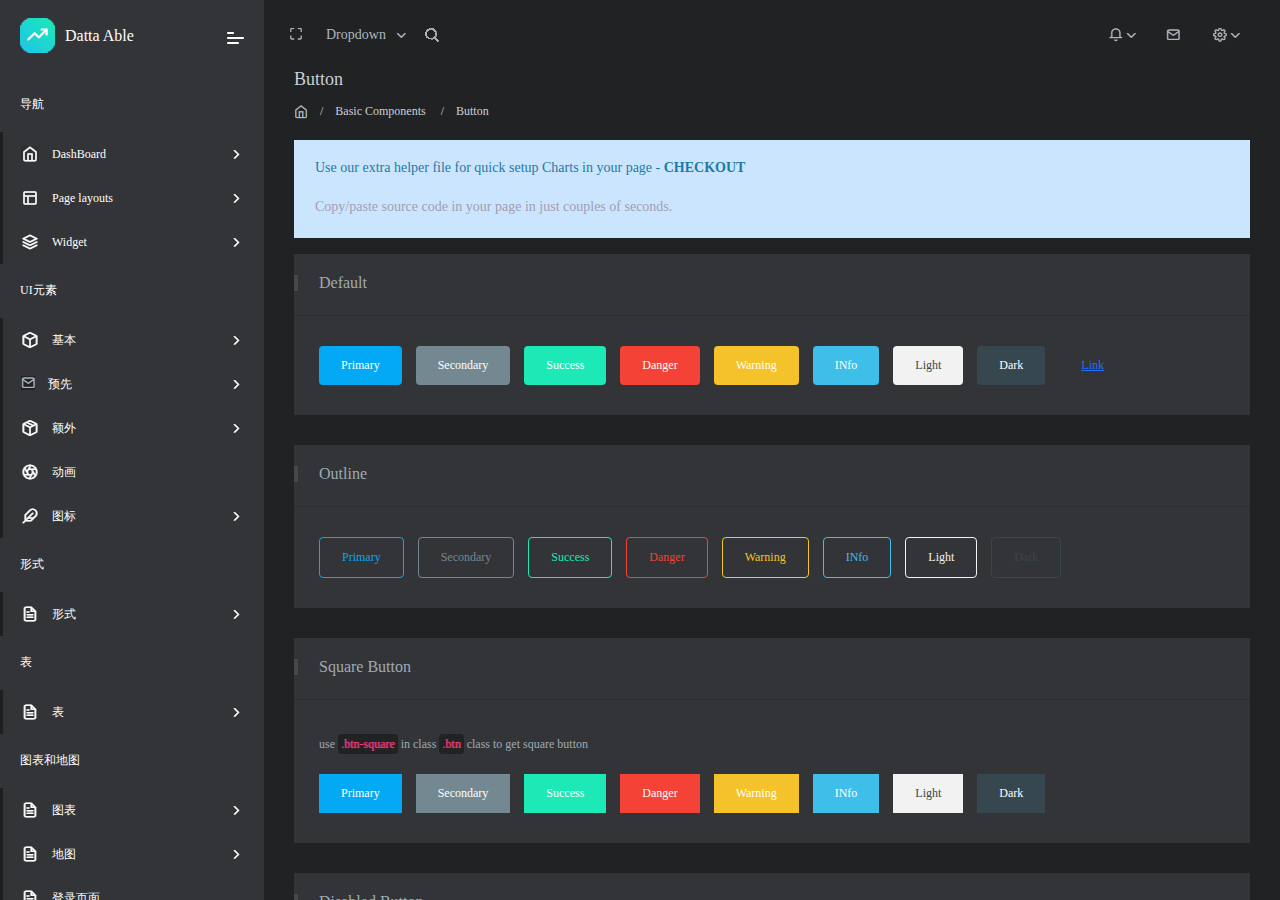
<file: button.html>
<!DOCTYPE html>
<html lang="en">
<head>
    <meta charset="UTF-8">
    <meta name="viewport" content="width=device-width, initial-scale=1.0">
    <meta http-equiv="X-UA-Compatible" content="ie=edge">
    <title>Datta Able-button</title>
    <link rel="stylesheet" href="css/public.css" />
    <link rel="stylesheet" href="css/index.css" />
    <link rel="stylesheet" href="css/button.css" />
    
</head>
<body>
    <!-- nav -->
    <div class="mainLeft"></div>
    <div class="nav">
        <div class="logo">
            <img src="imgs/index/logo.png" alt="">
            <h2>Datta Able</h2>
            <a href="javascript:;" id="moreNav"></a>
        </div>
        <div class="navMain">
            <ul class="nav-lists">
                <h2 class="title-nav">导航</h2>
                <!-- DashBoard -->
                <li class="nav-list-li">
                    <img src="imgs/index/ybp.png" alt="">
                    <h2>DashBoard</h2>
                    <a href="javascript:;"></a>
                </li>
                <ul class="nav-list-ul">
                    <li class="default-li tiaoindex">Default</li>
                    <li class="tiao1">Ecommerce</li>
                    <li class="tiao2">CRM</li>
                    <li class="tiao3">Analytics</li>
                    <li class="tiao4">Crypto</li>
                    <li class="tiao5">Project</li>
                </ul>
                <!-- Page layouts -->
                <li class="nav-list-li">
                    <img src="imgs/index/ymbj.png" alt="">
                    <h2>Page layouts</h2>
                    <a href="javascript:;"></a>
                </li>
                <ul class="nav-list-ul">
                    <li class="tiao1">Vertical</li>
                    <li class="tiao2">Horizontal</li>
                    <li class="tiao3">Box layout</li>
                    <li class="tiao4">RTL</li>
                    <li class="tiao5">Light layout</li>
                    <li class="tiao1">Dark layout</li>
                    <li class="tiao2">Color icon</li>
                </ul>
                <!-- Widget -->
                <li class="nav-list-li">
                    <img src="imgs/index/xgj.png" alt="">
                    <h2>Widget</h2>
                    <a href="javascript:;"></a>
                </li>
                <ul class="nav-list-ul">
                    <li class="tiao1">Statistic</li>
                    <li class="tiao2">Data</li>
                    <li class="tiao3">Table</li>
                    <li class="tiao4">User</li>
                    <li class="tiao5">Chart</li>
                </ul>
            </ul>
            <ul class="nav-lists">
                <h2 class="title-nav">UI元素</h2>
                <!-- 基本 -->
                <li class="nav-list-li">
                    <img src="imgs/index/jb.png" alt="">
                    <h2>基本</h2>
                    <a href="javascript:;"></a>
                </li>
                <ul class="nav-list-ul">
                    <li class="tiao3">警报</li>
                    <li class="tiao4">按键</li>
                    <li class="tiao5">徽章</li>
                    <li class="tiao1">牌子</li>
                    <li class="tiao2">进展</li>
                    <li class="tiao3">其他</li>
                </ul>
                <!-- 预先 -->
                <li class="nav-list-li">
                    <img src="imgs/index/yx.png" alt="">
                    <h2>预先</h2>
                    <a href="javascript:;"></a>
                </li>
                <ul class="nav-list-ul">
                    <li class="tiao1">日期选择器</li>
                    <li class="tiao2">Gridstack</li>
                    <li class="tiao3">灯箱</li>
                    <li class="tiao4">语气</li>
                    <li class="tiao5">通知</li>
                    <li class="tiao1">嵌套</li>
                    <li class="tiao2">Pnotify</li>
                    <li class="tiao3">评分</li>
                    <li class="tiao4">Rangeslider</li>
                    <li class="tiao5">滑块</li>
                    <li class="tiao1">荧光笔</li>
                    <li class="tiao2">游览</li>
                    <li class="tiao3">树状图</li>
                    <li class="tiao4">工具栏</li>
                </ul>
                <!-- 额外 -->
                <li class="nav-list-li">
                    <img src="imgs/index/ew.png" alt="">
                    <h2>额外</h2>
                    <a href="javascript:;"></a>
                </li>
                <ul class="nav-list-ul">
                    <li class="tiao1">会话超时</li>
                    <li class="tiao2">会话空闲时</li>
                    <li class="tiao3">离线</li>
                </ul>
                <!-- 动画 -->
                <li class="nav-list-li">
                    <img src="imgs/index/dh.png" />
                    <h2 class="tiao3">动画</h2>
                </li>
                <!-- 图标 -->
                <li class="nav-list-li">
                    <img src="imgs/index/tb.png" />
                    <h2>图标</h2>
                    <a href="javascript:;"></a>
                </li>
                <ul class="nav-list-ul">
                    <li class="tiao1">羽毛</li>
                    <li class="tiao2">字体</li>
                    <li class="tiao3">旗</li>
                    <li class="tiao4">材料</li>
                    <li class="tiao5">简单的线条</li>
                    <li class="tiao1">Themify</li>
                </ul>
            </ul>
            <ul class="nav-lists">
                <h2 class="title-nav">形式</h2>
                <!-- 形式 -->
                <li class="nav-list-li">
                    <img src="imgs/index/xs.png" />
                    <h2>形式</h2>
                    <a href="javascript:;"></a>
                </li>
                <ul class="nav-list-ul">
                    <li class="tiao1">表单元素</li>
                    <li class="tiao2">形式提前</li>
                    <li class="tiao3">表格验证</li>
                    <li class="tiao4">形式掩盖</li>
                    <li class="tiao5">表单向导</li>
                    <li class="tiao1">表格选择器</li>
                    <li class="tiao2">表格选择</li>
                </ul>
            </ul>
            <ul class="nav-lists">
                <h2 class="title-nav">表</h2>
                <!-- 表 -->
                <li class="nav-list-li">
                    <img src="imgs/index/xs.png" />
                    <h2>表</h2>
                    <a href="javascript:;"></a>
                </li>
                <ul class="nav-list-ul">
                    <li class="tiao1">引导</li>
                    <li class="tiao2">数据库</li>
                    <li class="tiao3">Foo表</li>
                </ul>
            </ul>
            <ul class="nav-lists">
                <h2 class="title-nav">图表和地图</h2>
                <!-- 图表 -->
                <li class="nav-list-li">
                    <img src="imgs/index/xs.png" />
                    <h2>图表</h2>
                    <a href="javascript:;"></a>
                </li>
                <ul class="nav-list-ul">
                    <li class="tiao1">amChart4</li>
                    <li class="tiao1">图表js</li>
                    <li class="tiao2">Echart</li>
                    <li class="tiao2">谷歌</li>
                    <li class="tiao3">Highchart</li>
                    <li class="tiao3">把手</li>
                    <li class="tiao4">莫里斯</li>
                    <li class="tiao4">Nvd3</li>
                    <li class="tiao5">Peity</li>
                    <li class="tiao5">径向</li>
                </ul>
                <!-- 地图 -->
                <li class="nav-list-li">
                    <img src="imgs/index/xs.png" />
                    <h2>地图</h2>
                    <a href="javascript:;"></a>
                </li>
                <ul class="nav-list-ul">
                    <li class="tiao2">谷歌</li>
                    <li class="tiao3">向量</li>
                    <li class="tiao2">Gmap搜索API</li>
                    <li class="tiao3">地点</li>
                </ul>
                <!-- 登录页面 -->
                <li class="nav-list-li">
                    <img src="imgs/index/xs.png" />
                    <h2>登录页面</h2>
                </li>
            </ul>
            <ul class="nav-lists">
                <h2 class="title-nav">网页</h2>
                <!-- 认证 -->
                <li class="nav-list-li">
                    <img src="imgs/index/xs.png" />
                    <h2>认证</h2>
                    <a href="javascript:;"></a>
                </li>
                <ul class="nav-list-ul">
                    <li class="tiaoreg">注册</li>
                    <li class="tiaologin">登入</li>
                    <li class="tiaoreset">重设密码</li>
                    <li class="tiaoreset">更改密码</li>
                    <li class="tiaologin">个人信息</li>
                    <li class="tiaologin">档案设置</li>
                    <li class="tiao2">地图表格</li>
                    <li class="tiaoreg">订阅</li>
                </ul>
                <!-- 保养 -->
                <li class="nav-list-li">
                    <img src="imgs/index/xs.png" />
                    <h2>保养</h2>
                    <a href="javascript:;"></a>
                </li>
                <ul class="nav-list-ul">
                    <li class="tiao5">错误</li>
                    <li class="tiao5">很快就来了</li>
                    <li class="tiao5">离线UI</li>
                </ul>
            </ul>
            <ul class="nav-lists">
                <h2 class="title-nav">应用</h2>
                <!-- 信息 -->
                <li class="nav-list-li">
                    <img src="imgs/index/xs.png" />
                    <h2>信息</h2>
                </li>
                <!-- 任务 -->
                <li class="nav-list-li">
                    <img src="imgs/index/xs.png" />
                    <h2>任务</h2>
                    <a href="javascript:;"></a>
                </li>
                <ul class="nav-list-ul">
                    <li class="tiaologin">名单</li>
                    <li class="tiao3">板</li>
                    <li class="tiao4">详情</li>
                </ul>
                <!-- 去做 -->
                <li class="nav-list-li">
                    <img src="imgs/index/xs.png" />
                    <h2>去做</h2>
                    <a href="javascript:;"></a>
                </li>
                <ul class="nav-list-ul">
                    <li class="tiao5">去做</li>
                    <li class="tiao4">笔记</li>
                </ul>
                <!-- 画廊 -->
                <li class="nav-list-li">
                    <img src="imgs/index/xs.png" />
                    <h2>画廊</h2>
                    <a href="javascript:;"></a>
                </li>
                <ul class="nav-list-ul">
                    <li class="tiao1">格</li>
                    <li class="tiao2">石工</li>
                    <li class="tiao3">预先</li>
                </ul>
            </ul>
            <ul class="nav-lists">
                <h2 class="title-nav">延期</h2>
                <!-- 编辑 -->
                <li class="nav-list-li">
                    <img src="imgs/index/xs.png" />
                    <h2>编辑</h2>
                    <a href="javascript:;"></a>
                </li>
                <ul class="nav-list-ul">
                    <li class="tiao3">CK编辑</li>
                    <li class="tiao4">Tinymce编辑</li>
                </ul>
                <!-- 发票 -->
                <li class="nav-list-li">
                    <img src="imgs/index/xs.png" />
                    <h2>发票</h2>
                    <a href="javascript:;"></a>
                </li>
                <ul class="nav-list-ul">
                    <li class="tiao3">发票</li>
                    <li class="tiao4">发票摘要</li>
                    <li class="tiao5">发票清单</li>
                </ul>
                <!-- 完整日历 -->
                <li class="nav-list-li">
                    <img src="imgs/index/xs.png" />
                    <h2>完整日历</h2>
                </li>
                <!-- 上传文件 -->
                <li class="nav-list-li">
                    <img src="imgs/index/xs.png" />
                    <h2>上传文件</h2>
                </li>
            </ul>
            <ul class="nav-lists">
                <h2 class="title-nav">其他</h2>
                <!-- 菜单级别 -->
                <li class="nav-list-li">
                    <img src="imgs/index/xs.png" />
                    <h2>菜单级别</h2>
                    <a href="javascript:;"></a>
                </li>
                <ul class="nav-list-ul">
                    <li class="tiao2">菜单级别2.1</li>
                    <li class="tiao3">菜单级别2.</li>
                </ul>
                <!-- 禁用菜单 -->
                <li class="nav-list-li">
                    <img src="imgs/index/xs.png" />
                    <h2>禁用菜单</h2>
                </li>
                <!-- 样本页面 -->
                <li class="nav-list-li">
                    <img src="imgs/index/xs.png" />
                    <h2>样本页面</h2>
                </li>
            </ul>
            <ul class="nav-lists">
                <h2 class="title-nav">支持</h2>
                <!-- 文档 -->
                <li class="nav-list-li">
                    <img src="imgs/index/xs.png" />
                    <h2>文档</h2>
                </li>
                <!-- 需要支持？ -->
                <li class="nav-list-li">
                    <img src="imgs/index/xs.png" />
                    <h2>需要支持？</h2>
                </li>
            </ul>
        </div>
    </div>
    
    <!-- content -->
    <div class="main">
        <!-- mainHeader -->
        <div class="mainHeader">
            <div class="mainHeaderLeft">
                <!-- fullScreen -->
                <a href="javascript:;" id="fullScreen"></a>
                <!-- select -->
                <div class="selectBox">
                    <b class="seTxtb">Dropdown</b>
                    <img src="imgs/index/selectBottom.png" alt="">
                    <!-- selectBoxDetail -->
                    <div class="selectBoxDetail">
                        <img src="imgs/index/informtop.png" class="selectBoxScTop" />
                        <ul>
                            <li>Action</li>
                            <li>Another action</li>
                            <li>Something else here</li>
                        </ul>
                    </div>
                </div>

                
                <!-- seek -->
                <a href="javascript:;" class="seek"></a>
                <div class="inputSeek">
                    <input type="text" placeholder="Search..."/>
                    <a href="javascript:;" class="closeSeek"></a>
                    <a href="javascript:;" class="btnSeek">
                        <img src="imgs/index/seek2.png" alt="">
                    </a>
                </div>
            </div>
            <!-- rightConfig -->
            <div class="rightConfig">
                <a href="javascript:;" class="tz">
                    <img src="imgs/index/ld.png" class="iconA" alt="">
                    <img src="imgs/index/selectBottom.png" class="btnX" alt="">
                </a>
                <!-- 新消息提示 -->
                <div class="newsInfo">
                    <img src="imgs/index/informtop.png" class="informtop" />
                    <div class="infoTit">
                        <span>通知</span>
                        <a href="javascript:;">标记为已阅读</a>
                        <a href="javascript:;">通知所有</a>
                    </div>
                    <ul>
                        <h2>新消息</h2>
                        <li>
                            <img src="imgs/index/touxiang.png" />
                            <div class="infoinform">
                                <h5>约翰·多伊</h5>
                                <h4>新票已经添加</h4>
                            </div>
                            <div class="timeInfo">
                                <img src="imgs/index/time.png" class="timeIco" />
                                <span>30分钟</span>
                            </div>
                        </li>
                        <h2>早期</h2>
                        <li>
                            <img src="imgs/index/touxiang.png" />
                            <div class="infoinform">
                                <h5>约翰·威廉</h5>
                                <h4>购买新主题并付款</h4>
                            </div>
                            <div class="timeInfo">
                                <img src="imgs/index/time.png" class="timeIco" />
                                <span>30分钟</span>
                            </div>
                        </li>
                        <li>
                            <img src="imgs/index/touxiang.png" />
                            <div class="infoinform">
                                <h5>约翰·多伊</h5>
                                <h4>目前正在登陆</h4>
                            </div>
                            <div class="timeInfo">
                                <img src="imgs/index/time.png" class="timeIco" />
                                <span>30分钟</span>
                            </div>
                        </li>
                    </ul>
                    <div class="showAll">
                        <a href="javascript:;">显示所有</a>
                    </div>
                </div>

                <a href="javascript:;" class="headMag">
                    <img src="imgs/index/yx.png" class="iconA" alt="">
                </a>

                <!-- 聊天室 -->
                <div class="chatBox">
                    <!-- 聊天关闭控件 -->
                    <a href="javascript:;" class="ChatControls"></a>
                    <!-- 搜索好友 -->
                    <div class="seekChat">
                        <input type="text" id="seekChat" placeholder="搜索好友">
                    </div>
                    <ul class="chatMain">
                        <li>
                            <img src="imgs/index/tx1.png" class="chatImg" />
                            <div class="chatLi">
                                <h2>Aris</h2>
                                <h3>正在输入...</h3>
                            </div>
                            <span>3</span>
                        </li>
                        <li>
                            <img src="imgs/index/tx2.png" class="chatImg" />
                            <div class="chatLi">
                                <h2>Fate</h2>
                                <h3>在线</h3>
                            </div>
                            <span>5</span>
                        </li>
                        <li>
                            <img src="imgs/index/tx1.png" class="chatImg" />
                            <div class="chatLi">
                                <h2>王军</h2>
                                <h3>在线</h3>
                            </div>
                            <span>4</span>
                        </li>
                        <li>
                            <img src="imgs/index/tx1.png" class="chatImg" />
                            <div class="chatLi">
                                <h2>张楚楚</h2>
                                <h3 class="off-line">离线</h3>
                            </div>
                            <span>2</span>
                        </li>
                        <li>
                            <img src="imgs/index/tx1.png" class="chatImg" />
                            <div class="chatLi">
                                <h2>马佳瑞</h2>
                                <h3 class="do-Not">请勿打扰</h3>
                            </div>
                            <span>1</span>
                        </li>
                        <li>
                            <img src="imgs/index/tx1.png" class="chatImg" />
                            <div class="chatLi">
                                <h2>冯纪恩</h2>
                                <h3>正在输入...</h3>
                            </div>
                            <span>6</span>
                        </li>
                        <li>
                            <img src="imgs/index/tx2.png" class="chatImg" />
                            <div class="chatLi">
                                <h2>董锦锦</h2>
                                <h3>在线</h3>
                            </div>
                            <span>3</span>
                        </li>
                        <li>
                            <img src="imgs/index/tx1.png" class="chatImg" />
                            <div class="chatLi">
                                <h2>小白</h2>
                                <h3>在线</h3>
                            </div>
                            <span>3</span>
                        </li>
                        <li>
                            <img src="imgs/index/tx1.png" class="chatImg" />
                            <div class="chatLi">
                                <h2>欢欢童鞋</h2>
                                <h3 class="off-line">离线</h3>
                            </div>
                            <span>3</span>
                        </li>
                        <li>
                            <img src="imgs/index/tx1.png" class="chatImg" />
                            <div class="chatLi">
                                <h2>胡凯凯</h2>
                                <h3 class="do-Not">请勿打扰</h3>
                            </div>
                            <span>3</span>
                        </li>
                        <li>
                            <img src="imgs/index/tx1.png" class="chatImg" />
                            <div class="chatLi">
                                <h2>Fate</h2>
                                <h3>正在输入...</h3>
                            </div>
                            <span>3</span>
                        </li>
                        <li>
                            <img src="imgs/index/tx2.png" class="chatImg" />
                            <div class="chatLi">
                                <h2>Aris</h2>
                                <h3>在线</h3>
                            </div>
                            <span>3</span>
                        </li>
                        <li>
                            <img src="imgs/index/tx1.png" class="chatImg" />
                            <div class="chatLi">
                                <h2>王军</h2>
                                <h3>在线</h3>
                            </div>
                            <span>3</span>
                        </li>
                        <li>
                            <img src="imgs/index/tx1.png" class="chatImg" />
                            <div class="chatLi">
                                <h2>胡凯凯</h2>
                                <h3 class="off-line">离线</h3>
                            </div>
                            <span>3</span>
                        </li>
                        <li>
                            <img src="imgs/index/tx1.png" class="chatImg" />
                            <div class="chatLi">
                                <h2>杨清奇</h2>
                                <h3 class="do-Not">请勿打扰</h3>
                            </div>
                            <span>3</span>
                        </li>
                    </ul>
                    <div class="chatFrame">
                        <div class="chatFrameTit">
                            <span>Fate</span>
                            <a href="javascript:;" class="closeChat"></a>
                        </div>
                        <ul class="chatMainCon">
                            <li class="chatLeft">
                                <img src="imgs/index/touxiang1.png" class="touxiangLeft" />
                                <div class="neirongLeft">
                                    你好<span>Aris</span>！你能告诉我一件事吗？关于你的……
                                    <img src="imgs/index/leftmsg.png" class="leftmsg" />
                                </div>
                                <span class="leftTime">8:00</span>
                            </li>
                            <!-- <li class="chatLeft">
                                <img src="imgs/index/touxiang1.png" class="touxiangLeft" />
                                <div class="neirongLeft">
                                    关于你的。
                                    <img src="imgs/index/leftmsg.png" class="leftmsg" />
                                </div>
                                <span class="leftTime">8:20</span>
                            </li> -->
                            <li class="chatRight">
                                <div class="neirongRight">
                                    就不！
                                    <img src="imgs/index/rightmsg.png" class="rightmsg" />
                                </div>
                                <span class="rightTime">8:20</span>
                            </li>
                            <!-- <li class="chatRight">
                                <div class="neirongRight">
                                    我不想告诉你！
                                    <img src="imgs/index/rightmsg.png" class="rightmsg" />
                                </div>
                                <span class="rightTime">8:20</span>
                            </li> -->
                        </ul>
                        <div class="inputCon">
                            <input type="text" class="chatContent" placeholder="在这写内容..." />
                            <input type="button" class="send" />
                            <div class="fujian">
                                <input type="file" class="fujian1" value="" />
                            </div>
                        </div>
                    </div>
                </div>
                <a href="javascript:;" class="set">
                    <img src="imgs/index/sz.png" class="iconA" alt="">
                    <img src="imgs/index/selectBottom.png" class="btnX" alt="">
                </a>
                <!-- 个人中心 -->
                <div class="setting">
                    <img src="imgs/index/messtop.png" class="messtop" alt="">
                    <div class="settingHead">
                        <img src="imgs/index/touxiang1.png" alt="">
                        <h2>Aris</h2>
                        <a href="login.html" class="loginOut"></a>
                    </div>
                    <ul>
                        <li>
                            <img src="imgs/index/s.png" />
                            <span>设置</span>
                        </li>
                        <li>
                            <img src="imgs/index/p.png" />
                            <span>个人信息</span>
                        </li>
                        <li>
                            <img src="imgs/index/m.png" />
                            <span>我的消息</span>
                        </li>
                        <li class="lock">
                            <img src="imgs/index/ss.png" />
                            <span>锁屏</span>
                        </li>
                    </ul>
                </div>
                
            </div>
        </div>

        <!-- 图表部分 -->
        <div class="mainChart">
            <!-- 图表上部分 -->
            <div class="mainContTop">
                <h1>Button</h1>
                <h2><img src="imgs/inform/home.png" />　/　Basic Components
　/　Button</h2>
                <div class="tongzhiBox">
                    <h2>Use our extra helper file for quick setup Charts in your page - <b>CHECKOUT</b></h2>
                    <h3>Copy/paste source code in your page in just couples of seconds.</h3>
                </div>
            </div>
            <!-- 图表部分 -->
            <div class="chartCont">
                    <ul class="mainCont">
                        <li>
                            <div class="titCon">
                                <h2>Default</h2>
                            </div>
                            <div class="mainBtnCont">
                                <div class="aBox aBox1">
                                    <a href="">Primary</a>
                                    <a href="">Secondary</a>
                                    <a href="">Success</a>
                                    <a href="">Danger</a>
                                    <a href="">Warning</a>
                                    <a href="">INfo</a>
                                    <a href="">Light</a>
                                    <a href="">Dark</a>
                                    <a href="">Link</a>
                                </div>
                                
                            </div>
                        </li>
                        <li>
                            <div class="titCon">
                                <h2>Outline</h2>
                            </div>
                            <div class="mainBtnCont">
                                <div class="aBox aBox2">
                                    <a href="">Primary</a>
                                    <a href="">Secondary</a>
                                    <a href="">Success</a>
                                    <a href="">Danger</a>
                                    <a href="">Warning</a>
                                    <a href="">INfo</a>
                                    <a href="">Light</a>
                                    <a href="">Dark</a>
                                </div>
                            </div>
                            
                        </li>
                        <li>
                            <div class="titCon">
                                <h2>Square Button</h2>
                            </div>
                            <div class="mainBtnCont">
                                <p>use <span>.btn-square</span> in class <span>.btn</span> class to get square button</p>
                                <div class="aBox aBox1 aBox3">
                                    <a href="">Primary</a>
                                    <a href="">Secondary</a>
                                    <a href="">Success</a>
                                    <a href="">Danger</a>
                                    <a href="">Warning</a>
                                    <a href="">INfo</a>
                                    <a href="">Light</a>
                                    <a href="">Dark</a>
                                </div>
                            </div>
                            
                        </li>
                        <li>
                            <div class="titCon">
                                <h2>Disabled Button</h2>
                            </div>
                            <div class="mainBtnCont">
                                <p>use <span>.disabled</span> in class <span>.btn</span> class to get Disabled button</p>
                                <div class="aBox aBox1 aBox4">
                                    <a>Primary
                                        <span class="bgA"></span>
                                    </a>
                                    <a>Secondary
                                        <span class="bgA"></span>
                                    </a>
                                    <a>Success
                                        <span class="bgA"></span>
                                    </a>
                                    <a>Danger
                                        <span class="bgA"></span>
                                    </a>
                                    <a>Warning
                                        <span class="bgA"></span>
                                    </a>
                                    <a>INfo
                                        <span class="bgA"></span>
                                    </a>
                                    <a>Light
                                        <span class="bgA"></span>
                                    </a>
                                    <a>Dark
                                        <span class="bgA"></span>
                                    </a>
                                    
                                </div>
                            </div>
                        
                        </li>
                        <li>
                            <div class="titCon">
                                <h2>Rounded Button</h2>
                            </div>
                            <div class="mainBtnCont">
                                <div class="mainSub">
                                    <p>use <span>.btn-round</span> in class <span>.btn</span> class to get Rounded button</p>
                                    <div class="aBox aBox1 aBox3 aBox5">
                                        <a href="">Primary</a>
                                        <a href="">Secondary</a>
                                        <a href="">Success</a>
                                        <a href="">Danger</a>
                                        <a href="">Warning</a>
                                        <a href="">INfo</a>
                                        <a href="">Light</a>
                                        <a href="">Dark</a>
                                    </div>
                                </div>
                                <div class="mainSub">
                                    <p>use <span> .btn-round </span> in class <span>.btn-outline-*</span> class to get Rounded button</p>
                                    <div class="aBox aBox2 aBox3 aBox6">
                                        <a href="">Primary</a>
                                        <a href="">Secondary</a>
                                        <a href="">Success</a>
                                        <a href="">Danger</a>
                                        <a href="">Warning</a>
                                        <a href="">INfo</a>
                                        <a href="">Light</a>
                                        <a href="">Dark</a>
                                    </div>
                                </div>
                                
                            </div>
                        
                        </li>
                        <li>
                            <div class="titCon">
                                <h2>Glow Button</h2>
                            </div>
                            <div class="mainBtnCont">
                                <p>use <span>.btn-glow</span> in class <span>.btn</span> class to get Glow button</p>
                                <div class="aBox aBox1 aBox7">
                                    <a href="">Primary</a>
                                    <a href="">Secondary</a>
                                    <a href="">Success</a>
                                    <a href="">Danger</a>
                                    <a href="">Warning</a>
                                    <a href="">INfo</a>
                                    <a href="">Light</a>
                                    <a href="">Dark</a>
                                </div>
                            </div>
                        
                        </li>
                        <li>
                            <div class="titCon">
                                <h2>Shadow Button</h2>
                            </div>
                            <div class="mainBtnCont">
                                <p>use <span>.shadow-{ 1 / 2 / 3 / 4 / 5 }</span> in class <span>.btn</span> class to get square button</p>
                                <div class="aBox aBox1 aBox8">
                                    <a href="">.shaow-1</a>
                                    <a href="">.shaow-2</a>
                                    <a href="">.shaow-3</a>
                                    <a href="">.shaow-4</a>
                                    <a href="">.shaow-5</a>
                                </div>
                            </div>
                        
                        </li>
                        <li class="liDoub">
                            <div class="liList">
                                <div class="titCon">
                                    <h2>Sizes [ Large ]</h2>
                                </div>
                                <div class="mainBtnCont">
                                    <p>use <span>.btn-lg</span> in class <span>.btn</span> class to get large button</p>
                                    <div class="aBox aBox1 aBox8">
                                        <a href="">Large button</a>
                                        <a href="">Large button</a>
                                    </div>
                                </div>
                            </div>
                            <div class="liList">
                                <div class="titCon">
                                    <h2>Sizes [ Small ]</h2>
                                </div>
                                <div class="mainBtnCont">
                                    <p>use <span>.btn-sm</span> in class <span>.btn</span> class to get small button</p>
                                    <div class="aBox aBox1 aBox8">
                                        <a href="">Small button</a>
                                        <a href="">Small button</a>
                                    </div>
                                </div>
                            </div>                        
                        </li>
                        <li class="liDoub">
                            <div class="liList">
                                <div class="titCon">
                                    <h2>Checkbox Button</h2>
                                </div>
                                <div class="mainBtnCont">
                                    
                                    <div class="aBox aBox9">
                                        <a href="">Checked</a>
                                    </div>
                                </div>
                            </div>
                            <div class="liList">
                                <div class="titCon">
                                    <h2>Radio Buttons</h2>
                                </div>
                                <div class="mainBtnCont">
                                    <div class="aBox aBox9">
                                        <a href="">Active</a>
                                        <a href="">Radio</a>
                                        <a href="">Radio</a>
                                    </div>
                                </div>
                            </div>
                        </li>
                    </ul>
            </div>
                
                
        
    </div>
</body>
</html>
<script type="text/javascript" src="js/jquery-1.8.3.min.js"></script>
<script type="text/javascript" src="js/index.js"></script>
<script type="text/javascript" src="js/echarts.js"></script>
<script type="text/javascript" src="js/sliderTools.js"></script>
<script type="text/javascript" src="js/move.js"></script>

<!-- <script type="text/javascript" src="js/echartsAll.js"></script> -->
<!-- <script src="https://cdn.hcharts.cn/highcharts/highcharts.js"></script>
<script src="https://cdn.hcharts.cn/highstock/highstock.js"></script>
<script src="https://cdn.hcharts.cn/highmaps/highmaps.js"></script>
<script src="https://img.hcharts.cn/highcharts/modules/exporting.js"></script>
<script src="https://img.hcharts.cn/highcharts/themes/dark-unica.js"></script>
<script src="js/exporting.js"></script> -->

<script type="text/javascript">
    

</script>
</file>
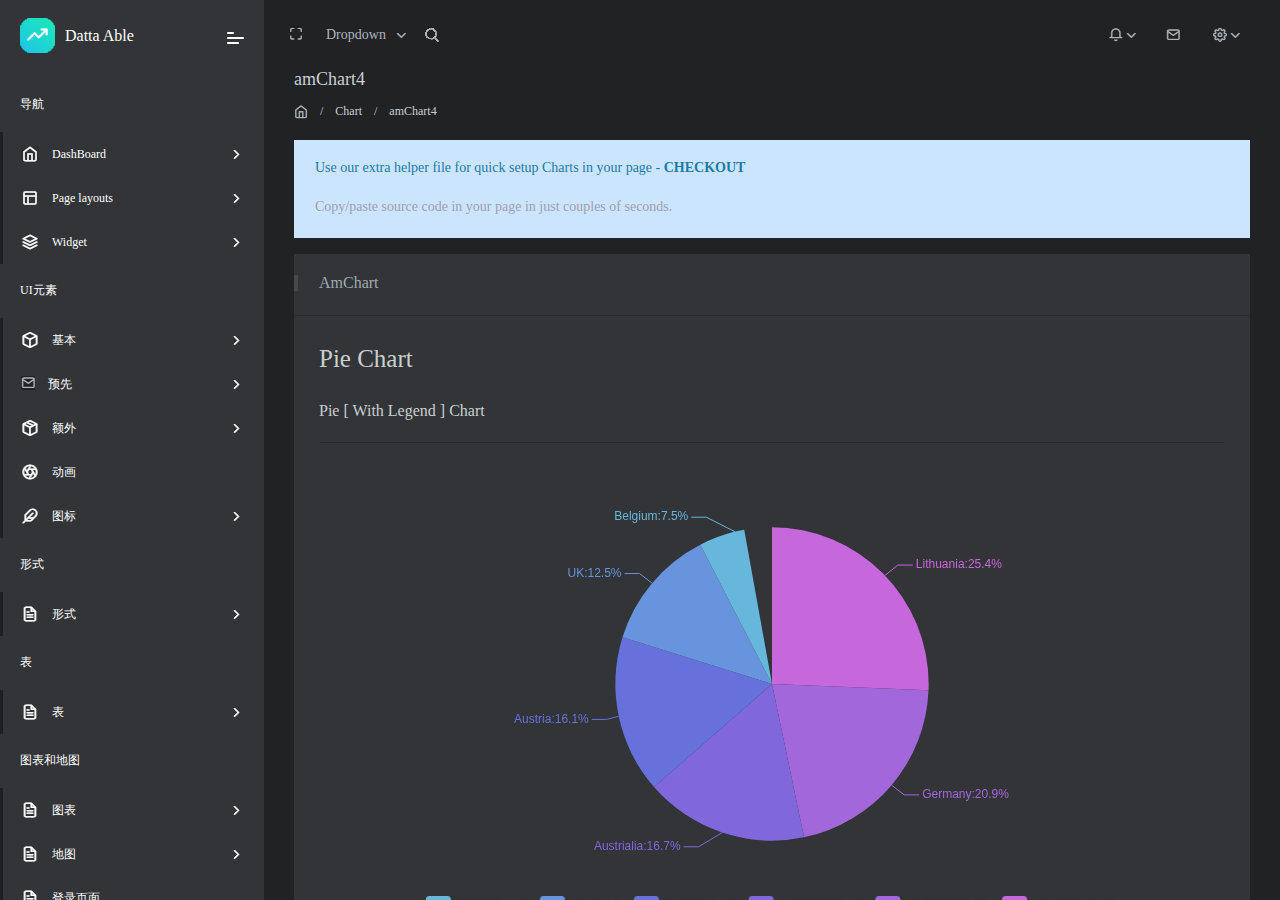
<file: chart.html>
<!DOCTYPE html>
<html lang="en">
<head>
    <meta charset="UTF-8">
    <meta name="viewport" content="width=device-width, initial-scale=1.0">
    <meta http-equiv="X-UA-Compatible" content="ie=edge">
    <title>Datta Able-chart</title>
    <link rel="stylesheet" href="css/public.css" />
    <link rel="stylesheet" href="css/index.css" />
    <link rel="stylesheet" href="css/chart.css" />
    <!-- Resources -->
    <script src="https://www.amcharts.com/lib/4/core.js"></script>
    <script src="https://www.amcharts.com/lib/4/maps.js"></script>
    <script src="https://www.amcharts.com/lib/4/geodata/worldLow.js"></script>
    <script src="https://www.amcharts.com/lib/4/geodata/usaLow.js"></script>
    <script src="https://www.amcharts.com/lib/4/themes/animated.js"></script>
</head>
<body>
    <!-- nav -->
    <div class="mainLeft"></div>
    <div class="nav">
        <div class="logo">
            <img src="imgs/index/logo.png" alt="">
            <h2>Datta Able</h2>
            <a href="javascript:;" id="moreNav"></a>
        </div>
        <div class="navMain">
            <ul class="nav-lists">
                <h2 class="title-nav">导航</h2>
                <!-- DashBoard -->
                <li class="nav-list-li">
                    <img src="imgs/index/ybp.png" alt="">
                    <h2>DashBoard</h2>
                    <a href="javascript:;"></a>
                </li>
                <ul class="nav-list-ul">
                    <li class="default-li">Default</li>
                    <li>Ecommerce</li>
                    <li>CRM</li>
                    <li>Analytics</li>
                    <li>Crypto</li>
                    <li>Project</li>
                </ul>
                <!-- Page layouts -->
                <li class="nav-list-li">
                    <img src="imgs/index/ymbj.png" alt="">
                    <h2>Page layouts</h2>
                    <a href="javascript:;"></a>
                </li>
                <ul class="nav-list-ul">
                    <li>Vertical</li>
                    <li>Horizontal</li>
                    <li>Box layout</li>
                    <li>RTL</li>
                    <li>Light layout</li>
                    <li>Dark layout</li>
                    <li>Color icon</li>
                </ul>
                <!-- Widget -->
                <li class="nav-list-li">
                    <img src="imgs/index/xgj.png" alt="">
                    <h2>Widget</h2>
                    <a href="javascript:;"></a>
                </li>
                <ul class="nav-list-ul">
                    <li>Statistic</li>
                    <li>Data</li>
                    <li>Table</li>
                    <li>User</li>
                    <li>Chart</li>
                </ul>
            </ul>
            <ul class="nav-lists">
                <h2 class="title-nav">UI元素</h2>
                <!-- 基本 -->
                <li class="nav-list-li">
                    <img src="imgs/index/jb.png" alt="">
                    <h2>基本</h2>
                    <a href="javascript:;"></a>
                </li>
                <ul class="nav-list-ul">
                    <li>警报</li>
                    <li>按键</li>
                    <li>徽章</li>
                    <li>牌子</li>
                    <li>进展</li>
                    <li>其他</li>
                </ul>
                <!-- 预先 -->
                <li class="nav-list-li">
                    <img src="imgs/index/yx.png" alt="">
                    <h2>预先</h2>
                    <a href="javascript:;"></a>
                </li>
                <ul class="nav-list-ul">
                    <li>日期选择器</li>
                    <li>Gridstack</li>
                    <li>灯箱</li>
                    <li>语气</li>
                    <li>通知</li>
                    <li>嵌套</li>
                    <li>Pnotify</li>
                    <li>评分</li>
                    <li>Rangeslider</li>
                    <li>滑块</li>
                    <li>荧光笔</li>
                    <li>游览</li>
                    <li>树状图</li>
                    <li>工具栏</li>
                </ul>
                <!-- 额外 -->
                <li class="nav-list-li">
                    <img src="imgs/index/ew.png" alt="">
                    <h2>额外</h2>
                    <a href="javascript:;"></a>
                </li>
                <ul class="nav-list-ul">
                    <li>会话超时</li>
                    <li>会话空闲时</li>
                    <li>离线</li>
                </ul>
                <!-- 动画 -->
                <li class="nav-list-li">
                    <img src="imgs/index/dh.png" />
                    <h2>动画</h2>
                </li>
                <!-- 图标 -->
                <li class="nav-list-li">
                    <img src="imgs/index/tb.png" />
                    <h2>图标</h2>
                    <a href="javascript:;"></a>
                </li>
                <ul class="nav-list-ul">
                    <li>羽毛</li>
                    <li>字体</li>
                    <li>旗</li>
                    <li>材料</li>
                    <li>简单的线条</li>
                    <li>Themify</li>
                </ul>
            </ul>
            <ul class="nav-lists">
                <h2 class="title-nav">形式</h2>
                <!-- 形式 -->
                <li class="nav-list-li">
                    <img src="imgs/index/xs.png" />
                    <h2>形式</h2>
                    <a href="javascript:;"></a>
                </li>
                <ul class="nav-list-ul">
                    <li>表单元素</li>
                    <li>形式提前</li>
                    <li>表格验证</li>
                    <li>形式掩盖</li>
                    <li>表单向导</li>
                    <li>表格选择器</li>
                    <li>表格选择</li>
                </ul>
            </ul>
            <ul class="nav-lists">
                <h2 class="title-nav">表</h2>
                <!-- 表 -->
                <li class="nav-list-li">
                    <img src="imgs/index/xs.png" />
                    <h2>表</h2>
                    <a href="javascript:;"></a>
                </li>
                <ul class="nav-list-ul">
                    <li>引导</li>
                    <li>数据库</li>
                    <li>Foo表</li>
                </ul>
            </ul>
            <ul class="nav-lists">
                <h2 class="title-nav">图表和地图</h2>
                <!-- 图表 -->
                <li class="nav-list-li">
                    <img src="imgs/index/xs.png" />
                    <h2>图表</h2>
                    <a href="javascript:;"></a>
                </li>
                <ul class="nav-list-ul">
                    <li>amChart4</li>
                    <li>图表js</li>
                    <li>Echart</li>
                    <li>谷歌</li>
                    <li>Highchart</li>
                    <li>把手</li>
                    <li>莫里斯</li>
                    <li>Nvd3</li>
                    <li>Peity</li>
                    <li>径向</li>
                </ul>
                <!-- 地图 -->
                <li class="nav-list-li">
                    <img src="imgs/index/xs.png" />
                    <h2>地图</h2>
                    <a href="javascript:;"></a>
                </li>
                <ul class="nav-list-ul">
                    <li>谷歌</li>
                    <li>向量</li>
                    <li>Gmap搜索API</li>
                    <li>地点</li>
                </ul>
                <!-- 登录页面 -->
                <li class="nav-list-li">
                    <img src="imgs/index/xs.png" />
                    <h2>登录页面</h2>
                </li>
            </ul>
            <ul class="nav-lists">
                <h2 class="title-nav">网页</h2>
                <!-- 认证 -->
                <li class="nav-list-li">
                    <img src="imgs/index/xs.png" />
                    <h2>认证</h2>
                    <a href="javascript:;"></a>
                </li>
                <ul class="nav-list-ul">
                    <li>注册</li>
                    <li>登入</li>
                    <li>重设密码</li>
                    <li>更改密码</li>
                    <li>个人信息</li>
                    <li>档案设置</li>
                    <li>地图表格</li>
                    <li>订阅</li>
                </ul>
                <!-- 保养 -->
                <li class="nav-list-li">
                    <img src="imgs/index/xs.png" />
                    <h2>保养</h2>
                    <a href="javascript:;"></a>
                </li>
                <ul class="nav-list-ul">
                    <li>错误</li>
                    <li>很快就来了</li>
                    <li>离线UI</li>
                </ul>
            </ul>
            <ul class="nav-lists">
                <h2 class="title-nav">应用</h2>
                <!-- 信息 -->
                <li class="nav-list-li">
                    <img src="imgs/index/xs.png" />
                    <h2>信息</h2>
                </li>
                <!-- 任务 -->
                <li class="nav-list-li">
                    <img src="imgs/index/xs.png" />
                    <h2>任务</h2>
                    <a href="javascript:;"></a>
                </li>
                <ul class="nav-list-ul">
                    <li>名单</li>
                    <li>板</li>
                    <li>详情</li>
                </ul>
                <!-- 去做 -->
                <li class="nav-list-li">
                    <img src="imgs/index/xs.png" />
                    <h2>去做</h2>
                    <a href="javascript:;"></a>
                </li>
                <ul class="nav-list-ul">
                    <li>去做</li>
                    <li>笔记</li>
                </ul>
                <!-- 画廊 -->
                <li class="nav-list-li">
                    <img src="imgs/index/xs.png" />
                    <h2>画廊</h2>
                    <a href="javascript:;"></a>
                </li>
                <ul class="nav-list-ul">
                    <li>格</li>
                    <li>石工</li>
                    <li>预先</li>
                </ul>
            </ul>
            <ul class="nav-lists">
                <h2 class="title-nav">延期</h2>
                <!-- 编辑 -->
                <li class="nav-list-li">
                    <img src="imgs/index/xs.png" />
                    <h2>编辑</h2>
                    <a href="javascript:;"></a>
                </li>
                <ul class="nav-list-ul">
                    <li>CK编辑</li>
                    <li>Tinymce编辑</li>
                </ul>
                <!-- 发票 -->
                <li class="nav-list-li">
                    <img src="imgs/index/xs.png" />
                    <h2>发票</h2>
                    <a href="javascript:;"></a>
                </li>
                <ul class="nav-list-ul">
                    <li>发票</li>
                    <li>发票摘要</li>
                    <li>发票清单</li>
                </ul>
                <!-- 完整日历 -->
                <li class="nav-list-li">
                    <img src="imgs/index/xs.png" />
                    <h2>完整日历</h2>
                </li>
                <!-- 上传文件 -->
                <li class="nav-list-li">
                    <img src="imgs/index/xs.png" />
                    <h2>上传文件</h2>
                </li>
            </ul>
            <ul class="nav-lists">
                <h2 class="title-nav">其他</h2>
                <!-- 菜单级别 -->
                <li class="nav-list-li">
                    <img src="imgs/index/xs.png" />
                    <h2>菜单级别</h2>
                    <a href="javascript:;"></a>
                </li>
                <ul class="nav-list-ul">
                    <li>菜单级别2.1</li>
                    <li>菜单级别2.</li>
                </ul>
                <!-- 禁用菜单 -->
                <li class="nav-list-li">
                    <img src="imgs/index/xs.png" />
                    <h2>禁用菜单</h2>
                </li>
                <!-- 样本页面 -->
                <li class="nav-list-li">
                    <img src="imgs/index/xs.png" />
                    <h2>样本页面</h2>
                </li>
            </ul>
            <ul class="nav-lists">
                <h2 class="title-nav">支持</h2>
                <!-- 文档 -->
                <li class="nav-list-li">
                    <img src="imgs/index/xs.png" />
                    <h2>文档</h2>
                </li>
                <!-- 需要支持？ -->
                <li class="nav-list-li">
                    <img src="imgs/index/xs.png" />
                    <h2>需要支持？</h2>
                </li>
            </ul>
        </div>
    </div>
    
    <!-- content -->
    <div class="main">
        <!-- mainHeader -->
        <div class="mainHeader">
            <div class="mainHeaderLeft">
                <!-- fullScreen -->
                <a href="javascript:;" id="fullScreen"></a>
                <!-- select -->
                <div class="selectBox">
                    <b class="seTxtb">Dropdown</b>
                    <img src="imgs/index/selectBottom.png" alt="">
                    <!-- selectBoxDetail -->
                    <div class="selectBoxDetail">
                        <img src="imgs/index/informtop.png" class="selectBoxScTop" />
                        <ul>
                            <li>Action</li>
                            <li>Another action</li>
                            <li>Something else here</li>
                        </ul>
                    </div>
                </div>

                
                <!-- seek -->
                <a href="javascript:;" class="seek"></a>
                <div class="inputSeek">
                    <input type="text" placeholder="Search..."/>
                    <a href="javascript:;" class="closeSeek"></a>
                    <a href="javascript:;" class="btnSeek">
                        <img src="imgs/index/seek2.png" alt="">
                    </a>
                </div>
            </div>
            <!-- rightConfig -->
            <div class="rightConfig">
                <a href="javascript:;" class="tz">
                    <img src="imgs/index/ld.png" class="iconA" alt="">
                    <img src="imgs/index/selectBottom.png" class="btnX" alt="">
                </a>
                <!-- 新消息提示 -->
                <div class="newsInfo">
                    <img src="imgs/index/informtop.png" class="informtop" />
                    <div class="infoTit">
                        <span>通知</span>
                        <a href="javascript:;">标记为已阅读</a>
                        <a href="javascript:;">通知所有</a>
                    </div>
                    <ul>
                        <h2>新消息</h2>
                        <li>
                            <img src="imgs/index/touxiang.png" />
                            <div class="infoinform">
                                <h5>约翰·多伊</h5>
                                <h4>新票已经添加</h4>
                            </div>
                            <div class="timeInfo">
                                <img src="imgs/index/time.png" class="timeIco" />
                                <span>30分钟</span>
                            </div>
                        </li>
                        <h2>早期</h2>
                        <li>
                            <img src="imgs/index/touxiang.png" />
                            <div class="infoinform">
                                <h5>约翰·威廉</h5>
                                <h4>购买新主题并付款</h4>
                            </div>
                            <div class="timeInfo">
                                <img src="imgs/index/time.png" class="timeIco" />
                                <span>30分钟</span>
                            </div>
                        </li>
                        <li>
                            <img src="imgs/index/touxiang.png" />
                            <div class="infoinform">
                                <h5>约翰·多伊</h5>
                                <h4>目前正在登陆</h4>
                            </div>
                            <div class="timeInfo">
                                <img src="imgs/index/time.png" class="timeIco" />
                                <span>30分钟</span>
                            </div>
                        </li>
                    </ul>
                    <div class="showAll">
                        <a href="javascript:;">显示所有</a>
                    </div>
                </div>

                <a href="javascript:;" class="headMag">
                    <img src="imgs/index/yx.png" class="iconA" alt="">
                </a>

                <!-- 聊天室 -->
                <div class="chatBox">
                    <!-- 聊天关闭控件 -->
                    <a href="javascript:;" class="ChatControls"></a>
                    <!-- 搜索好友 -->
                    <div class="seekChat">
                        <input type="text" id="seekChat" placeholder="搜索好友">
                    </div>
                    <ul class="chatMain">
                        <li>
                            <img src="imgs/index/tx1.png" class="chatImg" />
                            <div class="chatLi">
                                <h2>Aris</h2>
                                <h3>正在输入...</h3>
                            </div>
                            <span>3</span>
                        </li>
                        <li>
                            <img src="imgs/index/tx2.png" class="chatImg" />
                            <div class="chatLi">
                                <h2>Fate</h2>
                                <h3>在线</h3>
                            </div>
                            <span>5</span>
                        </li>
                        <li>
                            <img src="imgs/index/tx1.png" class="chatImg" />
                            <div class="chatLi">
                                <h2>王军</h2>
                                <h3>在线</h3>
                            </div>
                            <span>4</span>
                        </li>
                        <li>
                            <img src="imgs/index/tx1.png" class="chatImg" />
                            <div class="chatLi">
                                <h2>张楚楚</h2>
                                <h3 class="off-line">离线</h3>
                            </div>
                            <span>2</span>
                        </li>
                        <li>
                            <img src="imgs/index/tx1.png" class="chatImg" />
                            <div class="chatLi">
                                <h2>马佳瑞</h2>
                                <h3 class="do-Not">请勿打扰</h3>
                            </div>
                            <span>1</span>
                        </li>
                        <li>
                            <img src="imgs/index/tx1.png" class="chatImg" />
                            <div class="chatLi">
                                <h2>冯纪恩</h2>
                                <h3>正在输入...</h3>
                            </div>
                            <span>6</span>
                        </li>
                        <li>
                            <img src="imgs/index/tx2.png" class="chatImg" />
                            <div class="chatLi">
                                <h2>董锦锦</h2>
                                <h3>在线</h3>
                            </div>
                            <span>3</span>
                        </li>
                        <li>
                            <img src="imgs/index/tx1.png" class="chatImg" />
                            <div class="chatLi">
                                <h2>小白</h2>
                                <h3>在线</h3>
                            </div>
                            <span>3</span>
                        </li>
                        <li>
                            <img src="imgs/index/tx1.png" class="chatImg" />
                            <div class="chatLi">
                                <h2>欢欢童鞋</h2>
                                <h3 class="off-line">离线</h3>
                            </div>
                            <span>3</span>
                        </li>
                        <li>
                            <img src="imgs/index/tx1.png" class="chatImg" />
                            <div class="chatLi">
                                <h2>胡凯凯</h2>
                                <h3 class="do-Not">请勿打扰</h3>
                            </div>
                            <span>3</span>
                        </li>
                        <li>
                            <img src="imgs/index/tx1.png" class="chatImg" />
                            <div class="chatLi">
                                <h2>Fate</h2>
                                <h3>正在输入...</h3>
                            </div>
                            <span>3</span>
                        </li>
                        <li>
                            <img src="imgs/index/tx2.png" class="chatImg" />
                            <div class="chatLi">
                                <h2>Aris</h2>
                                <h3>在线</h3>
                            </div>
                            <span>3</span>
                        </li>
                        <li>
                            <img src="imgs/index/tx1.png" class="chatImg" />
                            <div class="chatLi">
                                <h2>王军</h2>
                                <h3>在线</h3>
                            </div>
                            <span>3</span>
                        </li>
                        <li>
                            <img src="imgs/index/tx1.png" class="chatImg" />
                            <div class="chatLi">
                                <h2>胡凯凯</h2>
                                <h3 class="off-line">离线</h3>
                            </div>
                            <span>3</span>
                        </li>
                        <li>
                            <img src="imgs/index/tx1.png" class="chatImg" />
                            <div class="chatLi">
                                <h2>杨清奇</h2>
                                <h3 class="do-Not">请勿打扰</h3>
                            </div>
                            <span>3</span>
                        </li>
                    </ul>
                    <div class="chatFrame">
                        <div class="chatFrameTit">
                            <span>Fate</span>
                            <a href="javascript:;" class="closeChat"></a>
                        </div>
                        <ul class="chatMainCon">
                            <li class="chatLeft">
                                <img src="imgs/index/touxiang1.png" class="touxiangLeft" />
                                <div class="neirongLeft">
                                    你好<span>Aris</span>！你能告诉我一件事吗？关于你的……
                                    <img src="imgs/index/leftmsg.png" class="leftmsg" />
                                </div>
                                <span class="leftTime">8:00</span>
                            </li>
                            <!-- <li class="chatLeft">
                                <img src="imgs/index/touxiang1.png" class="touxiangLeft" />
                                <div class="neirongLeft">
                                    关于你的。
                                    <img src="imgs/index/leftmsg.png" class="leftmsg" />
                                </div>
                                <span class="leftTime">8:20</span>
                            </li> -->
                            <li class="chatRight">
                                <div class="neirongRight">
                                    就不！
                                    <img src="imgs/index/rightmsg.png" class="rightmsg" />
                                </div>
                                <span class="rightTime">8:20</span>
                            </li>
                            <!-- <li class="chatRight">
                                <div class="neirongRight">
                                    我不想告诉你！
                                    <img src="imgs/index/rightmsg.png" class="rightmsg" />
                                </div>
                                <span class="rightTime">8:20</span>
                            </li> -->
                        </ul>
                        <div class="inputCon">
                            <input type="text" class="chatContent" placeholder="在这写内容..." />
                            <input type="button" class="send" />
                            <div class="fujian">
                                <input type="file" class="fujian1" value="" />
                            </div>
                        </div>
                    </div>
                </div>
                <a href="javascript:;" class="set">
                    <img src="imgs/index/sz.png" class="iconA" alt="">
                    <img src="imgs/index/selectBottom.png" class="btnX" alt="">
                </a>
                <!-- 个人中心 -->
                <div class="setting">
                    <img src="imgs/index/messtop.png" class="messtop" alt="">
                    <div class="settingHead">
                        <img src="imgs/index/touxiang1.png" alt="">
                        <h2>Aris</h2>
                        <a href="login.html" class="loginOut"></a>
                    </div>
                    <ul>
                        <li>
                            <img src="imgs/index/s.png" />
                            <span>设置</span>
                        </li>
                        <li>
                            <img src="imgs/index/p.png" />
                            <span>个人信息</span>
                        </li>
                        <li>
                            <img src="imgs/index/m.png" />
                            <span>我的消息</span>
                        </li>
                        <li class="lock">
                            <img src="imgs/index/ss.png" />
                            <span>锁屏</span>
                        </li>
                    </ul>
                </div>
                
            </div>
        </div>

        <!-- 图表部分 -->
        <div class="mainChart">
            <!-- 图表上部分 -->
            <div class="mainContTop">
                <h1>amChart4</h1>
                <h2><img src="imgs/inform/home.png" />　/　Chart　/　amChart4</h2>
                <div class="tongzhiBox">
                    <h2>Use our extra helper file for quick setup Charts in your page - <b>CHECKOUT</b></h2>
                    <h3>Copy/paste source code in your page in just couples of seconds.</h3>
                </div>
            </div>
            <!-- 图表部分 -->
            <div class="chartCont">
                <div class="titCon">
                    <h2>AmChart</h2>
                </div>
                <div class="subTit">
                    <h1>Pie Chart</h1>
                    <h3>Pie [ With Legend ] Chart</h3>
                </div>
                <div class="subChart">
                    <div id="pieChart"></div>
                </div>
                <div class="subTit">
                    <h1>XY Chart</h1>
                    <h3>XY [ Stacked 1 ] Chart</h3>
                </div>
                <div class="subChart">
                    <div id="xyChart"></div>
                </div>
                <div class="subTit">
                    <h1>Map Chart</h1>
                    <h3>Map [ Heat-Map ] Chart</h3>
                </div>
                <div class="subChart">
                    <div id="mapChart"></div>
                    <!-- <div id="demo-wrapper">
                        <div id="mapBox">
                            <div id="up"></div>
                            <div class="selector">
                                <button id="btn-prev-map" class="prev-next"><i class="fa fa-angle-left"></i></button>
                                <select id="mapDropdown" class="ui-widget combobox"></select>
                                <button id="btn-next-map" class="prev-next"><i class="fa fa-angle-right"></i></button>
                            </div>
                            <div id="container"></div>
                        </div>
                        <div id="sideBox">
                            <input type="checkbox" id="chkDataLabels" checked='checked' />
                            <label for="chkDataLabels" style="display: inline">显示数据标签</label>
                            <div id="infoBox">
                                <div id="download"></div>
                            </div>
                        </div>
                    </div> -->
                </div>
            </div>
              
                     
        </div>
        
    </div>
</body>
</html>
<script type="text/javascript" src="js/jquery-1.8.3.min.js"></script>
<script type="text/javascript" src="js/index.js"></script>
<script type="text/javascript" src="js/echarts.js"></script>
<!-- <script type="text/javascript" src="js/echartsAll.js"></script> -->
<!-- <script src="https://cdn.hcharts.cn/highcharts/highcharts.js"></script> -->
<!-- <script src="https://cdn.hcharts.cn/highstock/highstock.js"></script> -->
<!-- <script src="https://cdn.hcharts.cn/highmaps/highmaps.js"></script> -->
<!-- <script src="https://img.hcharts.cn/highcharts/modules/exporting.js"></script> -->
<!-- <script src="https://img.hcharts.cn/highcharts/themes/dark-unica.js"></script> -->
<!-- <script src="js/exporting.js"></script> -->

<script type="text/javascript">
    // 基于准备好的dom，初始化echarts实例
    var myChart = echarts.init(document.getElementById('pieChart'));
    option = {
        // title: {
        //     subtext: '虚构数据',
        //     left: 'center'
        // },
        tooltip: {
            trigger: 'item',
            formatter: "{a} <br/>{b} : {c} ({d}%)"
        },
        color: ['#c767dc', '#a367dc', '#8067dc', '#6771dc', '#6794dc','#67b7dc'],
        legend: {
            // orient: 'vertical',
            // top: 'middle',
            bottom: 10,
            left: 'center',
            data: ['Belgium:7.5%', 'UK:12.5%', 'Austria:16.1%', 'Austrialia:16.7%', 'Germany:20.9%','Lithuania:25.4%']
        },
        series: [
            {
                type: 'pie',
                radius: '65%',
                center: ['50%', '50%'],
                selectedMode: 'single',
                data: [
                    {value: 254,name: 'Lithuania:25.4%' },
                    { value:209, name: 'Germany:20.9%' },
                    { value: 167, name: 'Austrialia:16.7%' },
                    { value: 161, name: 'Austria:16.1%' },
                    { value: 125, name: 'UK:12.5%' },
                    { value: 75, name: 'Belgium:7.5%' },
                ],
                itemStyle: {
                    emphasis: {
                        shadowBlur: 10,
                        shadowOffsetX: 0,
                        shadowColor: 'rgba(0, 0, 0, 0.5)'
                    }
                }
            }
        ]
    };
    myChart.setOption(option);
    





    var myChart1 = echarts.init(document.getElementById('xyChart'));
    //交易量/交易数
    option1 = {
        timeline: {
            data: [
                '754', '200', '530', '251', '379', '200', '290', '90', '240', '254', '215', '90', '192', '146', '110', '56', '92', '30'
            ],
            left: '10%',
            right: '10%',
            bottom: 0,
            height: -120,
            axisType: 'category',
            show: true,
            autoPlay: false,
            playInterval: 1000,
            checkpointStyle: {
                color: '#04a5f1',
                borderColor: 'rgba(4, 165, 261, .5)'
            },
            label: {
                normal: {
                    formatter: function (v) {
                        var _txt = v.replace(/\//igm, '\n');
                        return _txt;
                    },
                    rotate: -45,
                    position: 'bottom',
                    fontSize: '10'
                }
            },
            itemStyle: {
                normal: {
                    color: '#04a5f1'
                },

            },
            lineStyle: {
                color: '#ddd'
            },
            controlStyle: {
                show: false,
            },
        },
        options: [{
            textStyle: {
                fontSize: 22,
                height: 80,
            },
            tooltip: {
                trigger: 'axis',
                axisPointer: {
                    type: 'cross',
                    label: {
                        backgroundColor: 'rgba(255,255,255,0.8)',
                        extraCssText: 'box-shadow: 0 0 8px rgba(0, 0, 0, 0.3);',
                        textStyle: {
                            color: '#666',
                        },
                    },
                },
                backgroundColor: 'rgba(255,255,255,0.8)',
                extraCssText: 'box-shadow: 0 0 8px rgba(0, 0, 0, 0.3);',
                textStyle: {
                    color: '#666',
                },
            },
            toolbox: {
                'show': false,
                // orient: 'vertical',
                //x: 'right',
                //y: 'center',
                feature: {
                    'magicType': {
                        'show': true,
                        'type': ['bar', 'line']
                    },
                    restore: {
                        'show': true
                    },
                    saveAsImage: {
                        'show': true
                    }
                }
            },
            legend: {
                data: ['交易量', '交易数'],
            },
            grid: {
                top: '100',
                left: '3%',
                right: '4%',
                bottom: '60',
                containLabel: true
            },
            xAxis: [{
                type: 'category',
                data: ['8.20', '8.21', '8.22', '8.23', '8.24', '8.25', '8.26','8.27','8.28','8.29','8.30','8.31','9.1','9.2','9.3','9.4','9.5','9.6'],
                axisLabel: { //坐标轴刻度标签的相关设置。
                    interval: 0, //设置为 1，表示『隔一个标签显示一个标签』
                    //rotate:-30,
                    textStyle: {
                        color: '#666',
                        fontSize: '22',
                    }
                },
                axisLine: { //坐标轴轴线相关设置
                    lineStyle: {
                        color: '#666',
                        opacity: 1
                    }
                },
                splitLine: { //坐标轴在 grid 区域中的分隔线。
                    show: false,
                }
            }],
            yAxis: [{
                name: '交易量（万个）',
                type: 'value',

                axisLabel: {
                    textStyle: {
                        color: '#666',
                        fontSize: '22'
                    }
                },
                axisLine: {
                    show: false
                },
                axisTick: {
                    show: false
                },
                splitLine: {
                    show: false,
                }

            }, {
                name: '交易数（笔）',
                type: 'value',
                position: 'right',
                axisLabel: {
                    textStyle: {
                        color: '#666',
                        fontSize: '22',
                    }
                },
                axisLine: {
                    show: false
                },
                axisTick: {
                    show: false
                },
                splitLine: {
                    show: false,
                }
            }],
            series: [{
                'name': '交易量',
                'type': 'bar',
                // barWidth: 15,
                'data': [754, 200, 530, 251, 379, 200, 290,90,240,254,215,90,192,146,110,56,92,30],
                itemStyle: {
                    normal: {
                        //barBorderRadius: 15,
                        color: new echarts.graphic.LinearGradient(
                            0, 0, 0, 1, [{
                                offset: 0,
                                color: '#229aff'
                            },
                            {
                                offset: 1,
                                color: '#13bfe8'
                            }
                            ]
                        )
                    }
                }
            }, {
                name: '交易数',
                yAxisIndex: 1,
                type: 'line',
                showAllSymbol: true,
                symbol: 'emptyCircle',
                symbolSize: 14,
                data: [754, 200, 530, 251, 379, 200, 290, 90, 240, 254, 215, 90, 192, 146, 110, 56, 92, 30],
                itemStyle: {
                    normal: {
                        color: '#fdb94e'
                    },
                },
            }]
        }]
    };
    myChart1.setOption(option1);

    



    

    // Themes begin
        am4core.useTheme(am4themes_animated);
        // Themes end

        // Create map instance
        var chart = am4core.create("mapChart", am4maps.MapChart);

        // Set map definition
        chart.geodata = am4geodata_worldLow;

        // Set projection
        chart.projection = new am4maps.projections.Miller();

        // Series for World map
        var worldSeries = chart.series.push(new am4maps.MapPolygonSeries());
        worldSeries.exclude = ["AQ"];
        worldSeries.useGeodata = true;

        var polygonTemplate = worldSeries.mapPolygons.template;
        polygonTemplate.tooltipText = "{name}";
        polygonTemplate.fill = chart.colors.getIndex(0);

        // Hover state
        var hs = polygonTemplate.states.create("hover");
        hs.properties.fill = am4core.color("#367B25");

        // Series for United States map
        var usaSeries = chart.series.push(new am4maps.MapPolygonSeries());
        usaSeries.geodata = am4geodata_usaLow;

        var polygonTemplate = usaSeries.mapPolygons.template;
        polygonTemplate.tooltipText = "{name}";
        polygonTemplate.fill = chart.colors.getIndex(1);

        // Hover state
        var hs = polygonTemplate.states.create("hover");
        hs.properties.fill = am4core.color("#367B25");
        window.addEventListener("resize", function () {
                myChart.resize();
                myChart1.resize();
            })
</script>
</file>
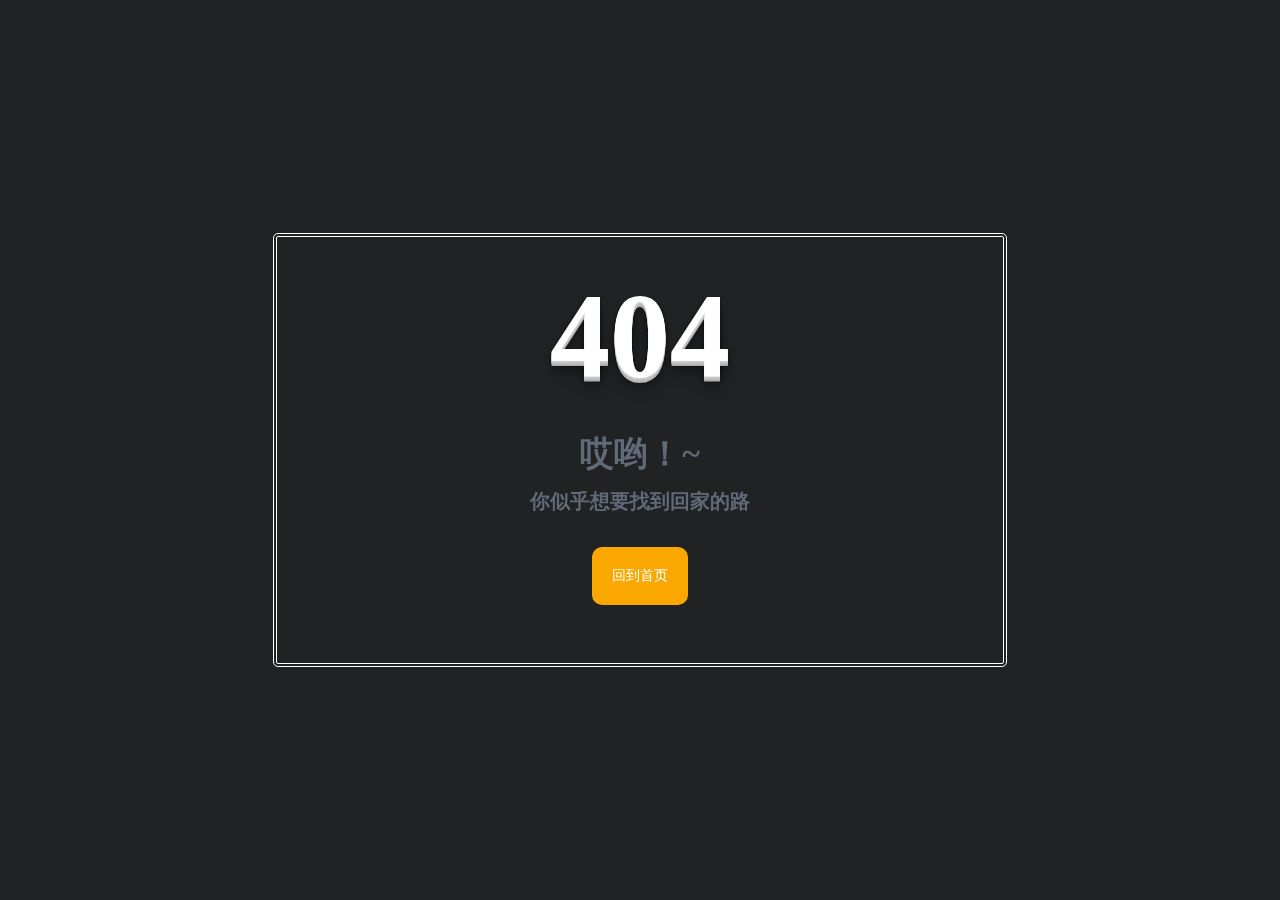
<file: error404.html>
<!DOCTYPE html>
<html lang="en">
<head>
    <meta charset="UTF-8">
    <meta name="viewport" content="width=device-width, initial-scale=1.0">
    <meta http-equiv="X-UA-Compatible" content="ie=edge">
    <title>404</title>
    <link rel="stylesheet" href="css/error404.css">
</head>
<body>
    <div class="main">
        <h1>404</h1>
        <h2>哎哟！~</h2>
        <h3>你似乎想要找到回家的路</h3>
        <a href="index.html">回到首页</a>
    </div>
</body>
</html>
</file>
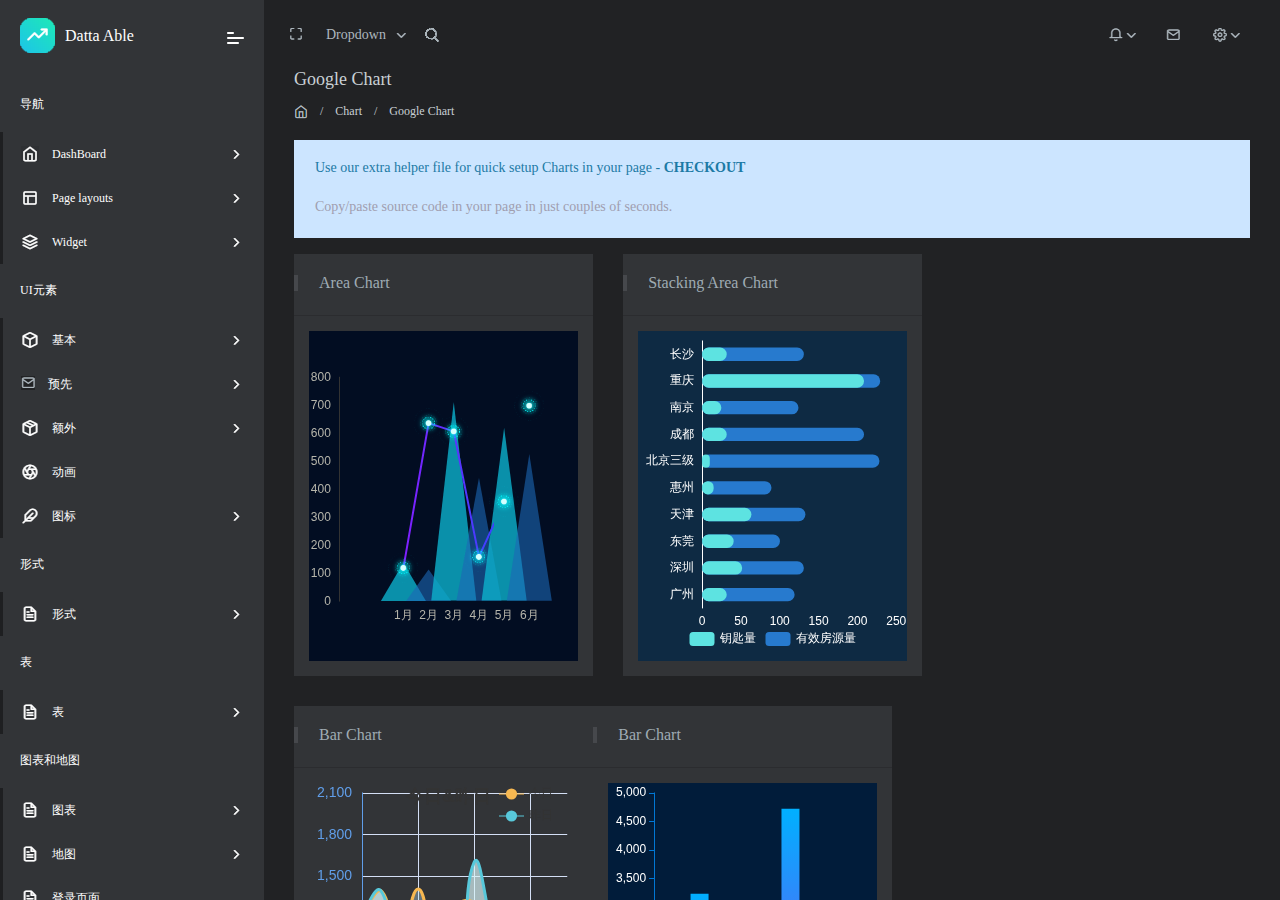
<file: google-chart.html>
<!DOCTYPE html>
<html lang="en">
<head>
    <meta charset="UTF-8">
    <meta name="viewport" content="width=device-width, initial-scale=1.0">
    <meta http-equiv="X-UA-Compatible" content="ie=edge">
    <title>Datta Able-google-chart</title>
    <link rel="stylesheet" href="css/public.css" />
    <link rel="stylesheet" href="css/index.css" />
    <link rel="stylesheet" href="css/google-chart.css" />
    
</head>
<body>
    <!-- nav -->
    <div class="mainLeft"></div>
    <div class="nav">
        <div class="logo">
            <img src="imgs/index/logo.png" alt="">
            <h2>Datta Able</h2>
            <a href="javascript:;" id="moreNav"></a>
        </div>
        <div class="navMain">
            <ul class="nav-lists">
                <h2 class="title-nav">导航</h2>
                <!-- DashBoard -->
                <li class="nav-list-li">
                    <img src="imgs/index/ybp.png" alt="">
                    <h2>DashBoard</h2>
                    <a href="javascript:;"></a>
                </li>
                <ul class="nav-list-ul">
                    <li class="default-li tiaoindex">Default</li>
                    <li class="tiao1">Ecommerce</li>
                    <li class="tiao2">CRM</li>
                    <li class="tiao3">Analytics</li>
                    <li class="tiao4">Crypto</li>
                    <li class="tiao5">Project</li>
                </ul>
                <!-- Page layouts -->
                <li class="nav-list-li">
                    <img src="imgs/index/ymbj.png" alt="">
                    <h2>Page layouts</h2>
                    <a href="javascript:;"></a>
                </li>
                <ul class="nav-list-ul">
                    <li class="tiao1">Vertical</li>
                    <li class="tiao2">Horizontal</li>
                    <li class="tiao3">Box layout</li>
                    <li class="tiao4">RTL</li>
                    <li class="tiao5">Light layout</li>
                    <li class="tiao1">Dark layout</li>
                    <li class="tiao2">Color icon</li>
                </ul>
                <!-- Widget -->
                <li class="nav-list-li">
                    <img src="imgs/index/xgj.png" alt="">
                    <h2>Widget</h2>
                    <a href="javascript:;"></a>
                </li>
                <ul class="nav-list-ul">
                    <li class="tiao1">Statistic</li>
                    <li class="tiao2">Data</li>
                    <li class="tiao3">Table</li>
                    <li class="tiao4">User</li>
                    <li class="tiao5">Chart</li>
                </ul>
            </ul>
            <ul class="nav-lists">
                <h2 class="title-nav">UI元素</h2>
                <!-- 基本 -->
                <li class="nav-list-li">
                    <img src="imgs/index/jb.png" alt="">
                    <h2>基本</h2>
                    <a href="javascript:;"></a>
                </li>
                <ul class="nav-list-ul">
                    <li class="tiao3">警报</li>
                    <li class="tiao4">按键</li>
                    <li class="tiao5">徽章</li>
                    <li class="tiao1">牌子</li>
                    <li class="tiao2">进展</li>
                    <li class="tiao3">其他</li>
                </ul>
                <!-- 预先 -->
                <li class="nav-list-li">
                    <img src="imgs/index/yx.png" alt="">
                    <h2>预先</h2>
                    <a href="javascript:;"></a>
                </li>
                <ul class="nav-list-ul">
                    <li class="tiao1">日期选择器</li>
                    <li class="tiao2">Gridstack</li>
                    <li class="tiao3">灯箱</li>
                    <li class="tiao4">语气</li>
                    <li class="tiao5">通知</li>
                    <li class="tiao1">嵌套</li>
                    <li class="tiao2">Pnotify</li>
                    <li class="tiao3">评分</li>
                    <li class="tiao4">Rangeslider</li>
                    <li class="tiao5">滑块</li>
                    <li class="tiao1">荧光笔</li>
                    <li class="tiao2">游览</li>
                    <li class="tiao3">树状图</li>
                    <li class="tiao4">工具栏</li>
                </ul>
                <!-- 额外 -->
                <li class="nav-list-li">
                    <img src="imgs/index/ew.png" alt="">
                    <h2>额外</h2>
                    <a href="javascript:;"></a>
                </li>
                <ul class="nav-list-ul">
                    <li class="tiao1">会话超时</li>
                    <li class="tiao2">会话空闲时</li>
                    <li class="tiao3">离线</li>
                </ul>
                <!-- 动画 -->
                <li class="nav-list-li">
                    <img src="imgs/index/dh.png" />
                    <h2 class="tiao3">动画</h2>
                </li>
                <!-- 图标 -->
                <li class="nav-list-li">
                    <img src="imgs/index/tb.png" />
                    <h2>图标</h2>
                    <a href="javascript:;"></a>
                </li>
                <ul class="nav-list-ul">
                    <li class="tiao1">羽毛</li>
                    <li class="tiao2">字体</li>
                    <li class="tiao3">旗</li>
                    <li class="tiao4">材料</li>
                    <li class="tiao5">简单的线条</li>
                    <li class="tiao1">Themify</li>
                </ul>
            </ul>
            <ul class="nav-lists">
                <h2 class="title-nav">形式</h2>
                <!-- 形式 -->
                <li class="nav-list-li">
                    <img src="imgs/index/xs.png" />
                    <h2>形式</h2>
                    <a href="javascript:;"></a>
                </li>
                <ul class="nav-list-ul">
                    <li class="tiao1">表单元素</li>
                    <li class="tiao2">形式提前</li>
                    <li class="tiao3">表格验证</li>
                    <li class="tiao4">形式掩盖</li>
                    <li class="tiao5">表单向导</li>
                    <li class="tiao1">表格选择器</li>
                    <li class="tiao2">表格选择</li>
                </ul>
            </ul>
            <ul class="nav-lists">
                <h2 class="title-nav">表</h2>
                <!-- 表 -->
                <li class="nav-list-li">
                    <img src="imgs/index/xs.png" />
                    <h2>表</h2>
                    <a href="javascript:;"></a>
                </li>
                <ul class="nav-list-ul">
                    <li class="tiao1">引导</li>
                    <li class="tiao2">数据库</li>
                    <li class="tiao3">Foo表</li>
                </ul>
            </ul>
            <ul class="nav-lists">
                <h2 class="title-nav">图表和地图</h2>
                <!-- 图表 -->
                <li class="nav-list-li">
                    <img src="imgs/index/xs.png" />
                    <h2>图表</h2>
                    <a href="javascript:;"></a>
                </li>
                <ul class="nav-list-ul">
                    <li class="tiao1">amChart4</li>
                    <li class="tiao1">图表js</li>
                    <li class="tiao2">Echart</li>
                    <li class="tiao2">谷歌</li>
                    <li class="tiao3">Highchart</li>
                    <li class="tiao3">把手</li>
                    <li class="tiao4">莫里斯</li>
                    <li class="tiao4">Nvd3</li>
                    <li class="tiao5">Peity</li>
                    <li class="tiao5">径向</li>
                </ul>
                <!-- 地图 -->
                <li class="nav-list-li">
                    <img src="imgs/index/xs.png" />
                    <h2>地图</h2>
                    <a href="javascript:;"></a>
                </li>
                <ul class="nav-list-ul">
                    <li class="tiao2">谷歌</li>
                    <li class="tiao3">向量</li>
                    <li class="tiao2">Gmap搜索API</li>
                    <li class="tiao3">地点</li>
                </ul>
                <!-- 登录页面 -->
                <li class="nav-list-li">
                    <img src="imgs/index/xs.png" />
                    <h2>登录页面</h2>
                </li>
            </ul>
            <ul class="nav-lists">
                <h2 class="title-nav">网页</h2>
                <!-- 认证 -->
                <li class="nav-list-li">
                    <img src="imgs/index/xs.png" />
                    <h2>认证</h2>
                    <a href="javascript:;"></a>
                </li>
                <ul class="nav-list-ul">
                    <li class="tiaoreg">注册</li>
                    <li class="tiaologin">登入</li>
                    <li class="tiaoreset">重设密码</li>
                    <li class="tiaoreset">更改密码</li>
                    <li class="tiaologin">个人信息</li>
                    <li class="tiaologin">档案设置</li>
                    <li class="tiao2">地图表格</li>
                    <li class="tiaoreg">订阅</li>
                </ul>
                <!-- 保养 -->
                <li class="nav-list-li">
                    <img src="imgs/index/xs.png" />
                    <h2>保养</h2>
                    <a href="javascript:;"></a>
                </li>
                <ul class="nav-list-ul">
                    <li class="tiao5">错误</li>
                    <li class="tiao5">很快就来了</li>
                    <li class="tiao5">离线UI</li>
                </ul>
            </ul>
            <ul class="nav-lists">
                <h2 class="title-nav">应用</h2>
                <!-- 信息 -->
                <li class="nav-list-li">
                    <img src="imgs/index/xs.png" />
                    <h2>信息</h2>
                </li>
                <!-- 任务 -->
                <li class="nav-list-li">
                    <img src="imgs/index/xs.png" />
                    <h2>任务</h2>
                    <a href="javascript:;"></a>
                </li>
                <ul class="nav-list-ul">
                    <li class="tiaologin">名单</li>
                    <li class="tiao3">板</li>
                    <li class="tiao4">详情</li>
                </ul>
                <!-- 去做 -->
                <li class="nav-list-li">
                    <img src="imgs/index/xs.png" />
                    <h2>去做</h2>
                    <a href="javascript:;"></a>
                </li>
                <ul class="nav-list-ul">
                    <li class="tiao5">去做</li>
                    <li class="tiao4">笔记</li>
                </ul>
                <!-- 画廊 -->
                <li class="nav-list-li">
                    <img src="imgs/index/xs.png" />
                    <h2>画廊</h2>
                    <a href="javascript:;"></a>
                </li>
                <ul class="nav-list-ul">
                    <li class="tiao1">格</li>
                    <li class="tiao2">石工</li>
                    <li class="tiao3">预先</li>
                </ul>
            </ul>
            <ul class="nav-lists">
                <h2 class="title-nav">延期</h2>
                <!-- 编辑 -->
                <li class="nav-list-li">
                    <img src="imgs/index/xs.png" />
                    <h2>编辑</h2>
                    <a href="javascript:;"></a>
                </li>
                <ul class="nav-list-ul">
                    <li class="tiao3">CK编辑</li>
                    <li class="tiao4">Tinymce编辑</li>
                </ul>
                <!-- 发票 -->
                <li class="nav-list-li">
                    <img src="imgs/index/xs.png" />
                    <h2>发票</h2>
                    <a href="javascript:;"></a>
                </li>
                <ul class="nav-list-ul">
                    <li class="tiao3">发票</li>
                    <li class="tiao4">发票摘要</li>
                    <li class="tiao5">发票清单</li>
                </ul>
                <!-- 完整日历 -->
                <li class="nav-list-li">
                    <img src="imgs/index/xs.png" />
                    <h2>完整日历</h2>
                </li>
                <!-- 上传文件 -->
                <li class="nav-list-li">
                    <img src="imgs/index/xs.png" />
                    <h2>上传文件</h2>
                </li>
            </ul>
            <ul class="nav-lists">
                <h2 class="title-nav">其他</h2>
                <!-- 菜单级别 -->
                <li class="nav-list-li">
                    <img src="imgs/index/xs.png" />
                    <h2>菜单级别</h2>
                    <a href="javascript:;"></a>
                </li>
                <ul class="nav-list-ul">
                    <li class="tiao2">菜单级别2.1</li>
                    <li class="tiao3">菜单级别2.</li>
                </ul>
                <!-- 禁用菜单 -->
                <li class="nav-list-li">
                    <img src="imgs/index/xs.png" />
                    <h2>禁用菜单</h2>
                </li>
                <!-- 样本页面 -->
                <li class="nav-list-li">
                    <img src="imgs/index/xs.png" />
                    <h2>样本页面</h2>
                </li>
            </ul>
            <ul class="nav-lists">
                <h2 class="title-nav">支持</h2>
                <!-- 文档 -->
                <li class="nav-list-li">
                    <img src="imgs/index/xs.png" />
                    <h2>文档</h2>
                </li>
                <!-- 需要支持？ -->
                <li class="nav-list-li">
                    <img src="imgs/index/xs.png" />
                    <h2>需要支持？</h2>
                </li>
            </ul>
        </div>
    </div>
    
    <!-- content -->
    <div class="main">
        <!-- mainHeader -->
        <div class="mainHeader">
            <div class="mainHeaderLeft">
                <!-- fullScreen -->
                <a href="javascript:;" id="fullScreen"></a>
                <!-- select -->
                <div class="selectBox">
                    <b class="seTxtb">Dropdown</b>
                    <img src="imgs/index/selectBottom.png" alt="">
                    <!-- selectBoxDetail -->
                    <div class="selectBoxDetail">
                        <img src="imgs/index/informtop.png" class="selectBoxScTop" />
                        <ul>
                            <li>Action</li>
                            <li>Another action</li>
                            <li>Something else here</li>
                        </ul>
                    </div>
                </div>

                
                <!-- seek -->
                <a href="javascript:;" class="seek"></a>
                <div class="inputSeek">
                    <input type="text" placeholder="Search..."/>
                    <a href="javascript:;" class="closeSeek"></a>
                    <a href="javascript:;" class="btnSeek">
                        <img src="imgs/index/seek2.png" alt="">
                    </a>
                </div>
            </div>
            <!-- rightConfig -->
            <div class="rightConfig">
                <a href="javascript:;" class="tz">
                    <img src="imgs/index/ld.png" class="iconA" alt="">
                    <img src="imgs/index/selectBottom.png" class="btnX" alt="">
                </a>
                <!-- 新消息提示 -->
                <div class="newsInfo">
                    <img src="imgs/index/informtop.png" class="informtop" />
                    <div class="infoTit">
                        <span>通知</span>
                        <a href="javascript:;">标记为已阅读</a>
                        <a href="javascript:;">通知所有</a>
                    </div>
                    <ul>
                        <h2>新消息</h2>
                        <li>
                            <img src="imgs/index/touxiang.png" />
                            <div class="infoinform">
                                <h5>约翰·多伊</h5>
                                <h4>新票已经添加</h4>
                            </div>
                            <div class="timeInfo">
                                <img src="imgs/index/time.png" class="timeIco" />
                                <span>30分钟</span>
                            </div>
                        </li>
                        <h2>早期</h2>
                        <li>
                            <img src="imgs/index/touxiang.png" />
                            <div class="infoinform">
                                <h5>约翰·威廉</h5>
                                <h4>购买新主题并付款</h4>
                            </div>
                            <div class="timeInfo">
                                <img src="imgs/index/time.png" class="timeIco" />
                                <span>30分钟</span>
                            </div>
                        </li>
                        <li>
                            <img src="imgs/index/touxiang.png" />
                            <div class="infoinform">
                                <h5>约翰·多伊</h5>
                                <h4>目前正在登陆</h4>
                            </div>
                            <div class="timeInfo">
                                <img src="imgs/index/time.png" class="timeIco" />
                                <span>30分钟</span>
                            </div>
                        </li>
                    </ul>
                    <div class="showAll">
                        <a href="javascript:;">显示所有</a>
                    </div>
                </div>

                <a href="javascript:;" class="headMag">
                    <img src="imgs/index/yx.png" class="iconA" alt="">
                </a>

                <!-- 聊天室 -->
                <div class="chatBox">
                    <!-- 聊天关闭控件 -->
                    <a href="javascript:;" class="ChatControls"></a>
                    <!-- 搜索好友 -->
                    <div class="seekChat">
                        <input type="text" id="seekChat" placeholder="搜索好友">
                    </div>
                    <ul class="chatMain">
                        <li>
                            <img src="imgs/index/tx1.png" class="chatImg" />
                            <div class="chatLi">
                                <h2>Aris</h2>
                                <h3>正在输入...</h3>
                            </div>
                            <span>3</span>
                        </li>
                        <li>
                            <img src="imgs/index/tx2.png" class="chatImg" />
                            <div class="chatLi">
                                <h2>Fate</h2>
                                <h3>在线</h3>
                            </div>
                            <span>5</span>
                        </li>
                        <li>
                            <img src="imgs/index/tx1.png" class="chatImg" />
                            <div class="chatLi">
                                <h2>王军</h2>
                                <h3>在线</h3>
                            </div>
                            <span>4</span>
                        </li>
                        <li>
                            <img src="imgs/index/tx1.png" class="chatImg" />
                            <div class="chatLi">
                                <h2>张楚楚</h2>
                                <h3 class="off-line">离线</h3>
                            </div>
                            <span>2</span>
                        </li>
                        <li>
                            <img src="imgs/index/tx1.png" class="chatImg" />
                            <div class="chatLi">
                                <h2>马佳瑞</h2>
                                <h3 class="do-Not">请勿打扰</h3>
                            </div>
                            <span>1</span>
                        </li>
                        <li>
                            <img src="imgs/index/tx1.png" class="chatImg" />
                            <div class="chatLi">
                                <h2>冯纪恩</h2>
                                <h3>正在输入...</h3>
                            </div>
                            <span>6</span>
                        </li>
                        <li>
                            <img src="imgs/index/tx2.png" class="chatImg" />
                            <div class="chatLi">
                                <h2>董锦锦</h2>
                                <h3>在线</h3>
                            </div>
                            <span>3</span>
                        </li>
                        <li>
                            <img src="imgs/index/tx1.png" class="chatImg" />
                            <div class="chatLi">
                                <h2>小白</h2>
                                <h3>在线</h3>
                            </div>
                            <span>3</span>
                        </li>
                        <li>
                            <img src="imgs/index/tx1.png" class="chatImg" />
                            <div class="chatLi">
                                <h2>欢欢童鞋</h2>
                                <h3 class="off-line">离线</h3>
                            </div>
                            <span>3</span>
                        </li>
                        <li>
                            <img src="imgs/index/tx1.png" class="chatImg" />
                            <div class="chatLi">
                                <h2>胡凯凯</h2>
                                <h3 class="do-Not">请勿打扰</h3>
                            </div>
                            <span>3</span>
                        </li>
                        <li>
                            <img src="imgs/index/tx1.png" class="chatImg" />
                            <div class="chatLi">
                                <h2>Fate</h2>
                                <h3>正在输入...</h3>
                            </div>
                            <span>3</span>
                        </li>
                        <li>
                            <img src="imgs/index/tx2.png" class="chatImg" />
                            <div class="chatLi">
                                <h2>Aris</h2>
                                <h3>在线</h3>
                            </div>
                            <span>3</span>
                        </li>
                        <li>
                            <img src="imgs/index/tx1.png" class="chatImg" />
                            <div class="chatLi">
                                <h2>王军</h2>
                                <h3>在线</h3>
                            </div>
                            <span>3</span>
                        </li>
                        <li>
                            <img src="imgs/index/tx1.png" class="chatImg" />
                            <div class="chatLi">
                                <h2>胡凯凯</h2>
                                <h3 class="off-line">离线</h3>
                            </div>
                            <span>3</span>
                        </li>
                        <li>
                            <img src="imgs/index/tx1.png" class="chatImg" />
                            <div class="chatLi">
                                <h2>杨清奇</h2>
                                <h3 class="do-Not">请勿打扰</h3>
                            </div>
                            <span>3</span>
                        </li>
                    </ul>
                    <div class="chatFrame">
                        <div class="chatFrameTit">
                            <span>Fate</span>
                            <a href="javascript:;" class="closeChat"></a>
                        </div>
                        <ul class="chatMainCon">
                            <li class="chatLeft">
                                <img src="imgs/index/touxiang1.png" class="touxiangLeft" />
                                <div class="neirongLeft">
                                    你好<span>Aris</span>！你能告诉我一件事吗？关于你的……
                                    <img src="imgs/index/leftmsg.png" class="leftmsg" />
                                </div>
                                <span class="leftTime">8:00</span>
                            </li>
                            <!-- <li class="chatLeft">
                                <img src="imgs/index/touxiang1.png" class="touxiangLeft" />
                                <div class="neirongLeft">
                                    关于你的。
                                    <img src="imgs/index/leftmsg.png" class="leftmsg" />
                                </div>
                                <span class="leftTime">8:20</span>
                            </li> -->
                            <li class="chatRight">
                                <div class="neirongRight">
                                    就不！
                                    <img src="imgs/index/rightmsg.png" class="rightmsg" />
                                </div>
                                <span class="rightTime">8:20</span>
                            </li>
                            <!-- <li class="chatRight">
                                <div class="neirongRight">
                                    我不想告诉你！
                                    <img src="imgs/index/rightmsg.png" class="rightmsg" />
                                </div>
                                <span class="rightTime">8:20</span>
                            </li> -->
                        </ul>
                        <div class="inputCon">
                            <input type="text" class="chatContent" placeholder="在这写内容..." />
                            <input type="button" class="send" />
                            <div class="fujian">
                                <input type="file" class="fujian1" value="" />
                            </div>
                        </div>
                    </div>
                </div>
                <a href="javascript:;" class="set">
                    <img src="imgs/index/sz.png" class="iconA" alt="">
                    <img src="imgs/index/selectBottom.png" class="btnX" alt="">
                </a>
                <!-- 个人中心 -->
                <div class="setting">
                    <img src="imgs/index/messtop.png" class="messtop" alt="">
                    <div class="settingHead">
                        <img src="imgs/index/touxiang1.png" alt="">
                        <h2>Aris</h2>
                        <a href="login.html" class="loginOut"></a>
                    </div>
                    <ul>
                        <li>
                            <img src="imgs/index/s.png" />
                            <span>设置</span>
                        </li>
                        <li>
                            <img src="imgs/index/p.png" />
                            <span>个人信息</span>
                        </li>
                        <li>
                            <img src="imgs/index/m.png" />
                            <span>我的消息</span>
                        </li>
                        <li class="lock">
                            <img src="imgs/index/ss.png" />
                            <span>锁屏</span>
                        </li>
                    </ul>
                </div>
                
            </div>
        </div>

        <!-- 图表部分 -->
        <div class="mainChart">
            <!-- 图表上部分 -->
            <div class="mainContTop">
                <h1>Google Chart</h1>
                <h2><img src="imgs/inform/home.png" />　/　Chart　/　Google Chart</h2>
                <div class="tongzhiBox">
                    <h2>Use our extra helper file for quick setup Charts in your page - <b>CHECKOUT</b></h2>
                    <h3>Copy/paste source code in your page in just couples of seconds.</h3>
                </div>
            </div>
            <!-- 图表部分 -->
            <div class="chartCont">
                <ul>
                   <li>
                        <div class="titCon">
                            <h2>Area Chart</h2>
                        </div> 
                        <div class="subChart">
                            <div id="chart1"></div>
                        </div>
                   </li>
                    <li>
                        <div class="titCon">
                            <h2>Stacking Area Chart</h2>
                        </div>
                        <div class="subChart">
                            <div id="chart2"></div>
                        </div>
                    </li>
                    <li>
                        <div class="titCon">
                            <h2>Bar Chart</h2>
                        </div>
                        <div class="subChart">
                            <div id="chart3"></div>
                        </div>
                    </li>
                    <li>
                        <div class="titCon">
                            <h2>Bar Chart</h2>
                        </div>
                        <div class="subChart">
                            <div id="chart4"></div>
                        </div>
                    </li>
                    <li>
                        <div class="titCon">
                            <h2>Bar Chart</h2>
                        </div>
                        <div class="subChart">
                            <div id="chart5"></div>
                        </div>
                    </li>
                    <li>
                        <div class="titCon">
                            <h2>Bar Chart</h2>
                        </div>
                        <div class="subChart">
                            <div id="chart6"></div>
                        </div>
                    </li>
                </ul>
            </div>     
        </div>
    </div>
</body>
</html>
<script type="text/javascript" src="js/jquery-1.8.3.min.js"></script>
<script type="text/javascript" src="js/index.js"></script>
<script type="text/javascript" src="js/echarts.js"></script>
<!-- <script src="https://cdn.hcharts.cn/highcharts/highcharts.js"></script> -->
<!-- <script src="https://cdn.hcharts.cn/highstock/highstock.js"></script> -->
<!-- <script src="https://cdn.hcharts.cn/highmaps/highmaps.js"></script> -->
<!-- <script src="https://img.hcharts.cn/highcharts/modules/exporting.js"></script> -->
<!-- <script src="https://img.hcharts.cn/highcharts/themes/dark-unica.js"></script> -->
<!-- <script src="js/exporting.js"></script> -->

<script type="text/javascript">
    // 基于准备好的dom，初始化echarts实例
    var myChart = echarts.init(document.getElementById('chart1'));
    let data = {
            "chart": [{
                month: "1月",
                value: 138,
                ratio: 14.89
            },

            {
                month: "2月",
                value: 114,
                ratio: 79.49
            },

            {
                month: "3月",
                value: 714,
                ratio: 75.8
            },

            {
                month: "4月",
                value: 442,
                ratio: 19.8
            },

            {
                month: "5月",
                value: 622,
                ratio: 44.5
            },


            {
                month: "6月",
                value: 528,
                ratio: 87.3
            }

            ]
        }


        let xAxisMonth = [],
            barData = [],
            lineData = [];
        for (let i = 0; i < data.chart.length; i++) {
            xAxisMonth.push(data.chart[i].month);
            barData.push({
                "name": xAxisMonth[i],
                "value": data.chart[i].value
            });
            lineData.push({
                "name": xAxisMonth[i],
                "value": data.chart[i].ratio
            });
        }

        option = {
            backgroundColor: "#020d22",
            title: '',
            grid: {
                top: '14%',
                left: '20%',
                bottom: '6%',
                right:"3%",
                containLabel: true
            },
            tooltip: {
                trigger: 'axis',
                axisPointer: {
                    type: 'none'
                },
                formatter: function (params) {
                    return params[0]["data"].name + "<br/>" + '训练人次: ' + params[1]["data"].value + "<br/>" + '合格率: ' + params[0]["data"].value;
                }
            },
            xAxis: [{
                type: 'category',
                show: false,
                data: ['3月', '4月', '5月', '6月', '7月', '8月'],
                axisLabel: {
                    textStyle: {
                        color: '#b6b5ab'
                    }
                }
            },
            {
                type: 'category',
                position: "bottom",
                data: xAxisMonth,
                boundaryGap: true,
                // offset: 40,
                axisTick: {
                    show: false
                },
                axisLine: {
                    show: false
                },
                axisLabel: {
                    textStyle: {
                        color: '#b6b5ab'
                    }
                }
            }

            ],
            yAxis: [{
                show: true,
                offset: 52,
                splitLine: {
                    show: false,
                    lineStyle: {
                        color: "rgba(255,255,255,0.2)"
                    }
                },
                axisTick: {
                    show: false
                },
                axisLine: {
                    show: true
                },
                axisLabel: {
                    show: true,
                    color: '#b6b5ab'
                }
            }, {
                show: false,
                type: "value",
                name: "合格率(%)",
                nameTextStyle: {
                    color: '#ccc'
                },
                axisLabel: {
                    color: '#ccc'
                },
                splitLine: {
                    show: false
                },
                axisLine: {
                    show: false
                },
                axisTick: {
                    show: false
                }
            }],
            color: ['#e54035'],
            series: [{
                name: '训练人次',
                type: 'pictorialBar',
                xAxisIndex: 1,
                barCategoryGap: '-80%',
                // barCategoryGap: '-5%',
                symbol: 'path://d="M150 50 L130 130 L170 130  Z"',
                itemStyle: {
                    normal: {
                        color: function (params) {
                            let colorList = [
                                'rgba(13,177,205,0.8)', 'rgba(29,103,182,0.6)',
                                'rgba(13,177,205,0.8)', 'rgba(29,103,182,0.6)',
                                'rgba(13,177,205,0.8)', 'rgba(29,103,182,0.6)'
                            ];
                            return colorList[params.dataIndex];
                        }
                    },
                    emphasis: {
                        opacity: 1
                    }
                },
                data: barData,
            },
            {
                symbol: 'image://[data-uri]',
                symbolSize: 42,
                name: "完成率",
                type: "line",
                yAxisIndex: 1,
                data: lineData,
                itemStyle: {
                    normal: {
                        borderWidth: 5,
                        color: {
                            colorStops: [{
                                offset: 0,
                                color: '#821eff'
                            },

                            {
                                offset: 1,
                                color: '#204fff'
                            }
                            ],
                        }
                    }
                }
            }
            ]
        }
    myChart.setOption(option);
    
    



    var myChart1 = echarts.init(document.getElementById('chart2'));
    // app.title = '堆叠条形图';

        option1 = {
            backgroundColor: '#0E2A43',
            legend: {
                bottom: 10,
                textStyle: {
                    color: '#fff',
                    fontSize:'12'
                },
                data: ['钥匙量', '有效房源量']
            },
            grid: {
                left: '3%',
                right: '4%',
                bottom: '10%',
                top:'3%',
                containLabel: true
            },

            tooltip: {
                show: "true",
                trigger: 'axis',
                axisPointer: { // 坐标轴指示器，坐标轴触发有效
                    type: 'shadow' // 默认为直线，可选为：'line' | 'shadow'
                }
            },
            xAxis: {
                type: 'value',
                axisTick: { show: false },
                axisLine: {
                    show: false,
                    lineStyle: {
                        color: '#fff',
                    }
                },
                splitLine: {
                    show: false
                },
            },
            yAxis: [
                {
                    type: 'category',
                    axisTick: { show: false },
                    axisLine: {
                        show: true,
                        lineStyle: {
                            color: '#fff',
                        }
                    },
                    data: ['广州', '深圳', '东莞', '天津', '惠州', '北京三级', '成都', '南京', '重庆', '长沙']
                },
                {
                    type: 'category',
                    axisLine: { show: false },
                    axisTick: { show: false },
                    axisLabel: { show: false },
                    splitArea: { show: false },
                    splitLine: { show: false },
                    data: ['广州', '深圳', '东莞', '天津', '惠州', '北京三级', '成都', '南京', '重庆', '长沙']
                },

            ],
            series: [
                {
                    name: '有效房源量',
                    type: 'bar',
                    yAxisIndex: 1,

                    itemStyle: {
                        normal: {
                            show: true,
                            color: '#277ace',
                            barBorderRadius: 50,
                            borderWidth: 0,
                            borderColor: '#333',
                        }
                    },
                    barGap: '0%',
                    barCategoryGap: '50%',
                    data: [120, 132, 101, 134, 90, 230, 210, 125, 231, 132]
                },
                {
                    name: '钥匙量',
                    type: 'bar',
                    itemStyle: {
                        normal: {
                            show: true,
                            color: '#5de3e1',
                            barBorderRadius: 50,
                            borderWidth: 0,
                            borderColor: '#333',
                        }
                    },
                    barGap: '0%',
                    barCategoryGap: '50%',
                    data: [32, 52, 41, 64, 15, 10, 32, 25, 210, 32]
                }

            ]
        };
    myChart1.setOption(option1);
   


    
    var myChart3 = echarts.init(document.getElementById('chart3'));
    option3 = {
        title: {
            text: '今日&昨日',
            left: '50%',
            textAlign: 'center'
        },
        grid: {
            left: '3%',
            right: '4%',
            bottom: '1%',
            top: '3%',
            containLabel: true
        },
        tooltip: {
            trigger: 'axis',
            axisPointer: {
                lineStyle: {
                    color: '#ddd'
                }
            },
            backgroundColor: 'rgba(255,255,255,1)',
            padding: [5, 10],
            textStyle: {
                color: '#7588E4',
            },
            extraCssText: 'box-shadow: 0 0 5px rgba(0,0,0,0.3)'
        },
        legend: {
            right: 20,
            orient: 'vertical',
            data: ['今日', '昨日']
        },
        xAxis: {
            type: 'category',
            data: ['00:00', '2:00', '4:00', '6:00', '8:00', '10:00', '12:00', '14:00', '16:00', '18:00', '20:00', "22:00"],
            boundaryGap: false,
            splitLine: {
                show: true,
                interval: 'auto',
                lineStyle: {
                    color: ['#D4DFF5']
                }
            },
            axisTick: {
                show: false
            },
            axisLine: {
                lineStyle: {
                    color: '#609ee9'
                }
            },
            axisLabel: {
                margin: 10,
                textStyle: {
                    fontSize: 14
                }
            }
        },
        yAxis: {
            type: 'value',
            splitLine: {
                lineStyle: {
                    color: ['#D4DFF5']
                }
            },
            axisTick: {
                show: false
            },
            axisLine: {
                lineStyle: {
                    color: '#609ee9'
                }
            },
            axisLabel: {
                margin: 10,
                textStyle: {
                    fontSize: 14
                }
            }
        },
        series: [{
            name: '今日',
            type: 'line',
            smooth: true,
            showSymbol: false,
            symbol: 'circle',
            symbolSize: 6,
            data: ['1200', '1400', '1008', '1411', '1026', '1288', '1300', '800', '1100', '1000', '1118', '1322'],
            areaStyle: {
                normal: {
                    color: new echarts.graphic.LinearGradient(0, 0, 0, 1, [{
                        offset: 0,
                        color: 'rgba(199, 237, 250,0.5)'
                    }, {
                        offset: 1,
                        color: 'rgba(199, 237, 250,0.2)'
                    }], false)
                }
            },
            itemStyle: {
                normal: {
                    color: '#f7b851'
                }
            },
            lineStyle: {
                normal: {
                    width: 3
                }
            }
        }, {
            name: '昨日',
            type: 'line',
            smooth: true,
            showSymbol: false,
            symbol: 'circle',
            symbolSize: 6,
            data: ['1200', '1400', '808', '811', '626', '488', '1600', '1100', '500', '300', '1998', '822'],
            areaStyle: {
                normal: {
                    color: new echarts.graphic.LinearGradient(0, 0, 0, 1, [{
                        offset: 0,
                        color: 'rgba(216, 244, 247,1)'
                    }, {
                        offset: 1,
                        color: 'rgba(216, 244, 247,1)'
                    }], false)
                }
            },
            itemStyle: {
                normal: {
                    color: '#58c8da'
                }
            },
            lineStyle: {
                normal: {
                    width: 3
                }
            }
        }]
    };
    myChart3.setOption(option3);


 
    var myChart4 = echarts.init(document.getElementById('chart4'));
    option4 = {
        backgroundColor: '#011c3a',
        grid: {
            left: '3%',
            right: '4%',
            bottom: '1%',
            top: '3%',
            containLabel: true
        },
        xAxis: {
            data: ['涉恐人员', '涉稳人员', '涉毒人员', '在逃人员', '刑事犯罪\n前科、劣迹人员', '肇事肇祸\n精神病人', '重点上访\n人员'],
            axisLine: {
                lineStyle: {
                    color: '#0177d4'
                }
            },
            axisLabel: {
                color: '#fff',
                fontSize: 12
            }
        },
        yAxis: {
            name: "（人）",
            nameTextStyle: {
                color: '#fff',
                fontSize: 12
            },
            axisLine: {
                lineStyle: {
                    color: '#0177d4'
                }
            },
            axisLabel: {
                color: '#fff',
                fontSize: 12
            },
            splitLine: {
                show: false,
                lineStyle: {
                    color: '#0177d4'
                }
            },
            interval: 500,
            max: 5000

        },
        series: [{
            type: 'bar',
            barWidth: 18,
            itemStyle: {
                normal: {
                    color: new echarts.graphic.LinearGradient(0, 0, 0, 1, [{
                        offset: 0,
                        color: '#00b0ff'
                    }, {
                        offset: 0.8,
                        color: '#7052f4'
                    }], false)
                }
            },
            data: [254, 3254, 1654, 2454, 4757, 2011, 1211]
        }]
    };
    myChart4.setOption(option4);




    var myChart5 = echarts.init(document.getElementById('chart5'));
    option5 = {
            backgroundColor: '#394056',
            title: {
                textStyle: {
                    fontWeight: 'normal',
                    fontSize: 12,
                    color: '#F1F1F3'
                },
                left: '6%'
            },
            tooltip: {
                trigger: 'axis',
                axisPointer: {
                    lineStyle: {
                        color: '#57617B'
                    }
                }
            },
            legend: {
                icon: 'rect',
                itemWidth: 14,
                itemHeight: 5,
                itemGap: 13,
                data: ['南宁-曼芭', '桂林-曼芭', '南宁-甲米'],
                right: '4%',
                textStyle: {
                    fontSize: 12,
                    color: '#F1F1F3'
                }
            },
            grid: {
                left: '3%',
                right: '4%',
                bottom: '3%',
                top:'10%',
                containLabel: true
            },
            xAxis: [{
                type: 'category',
                boundaryGap: false,
                axisLine: {
                    lineStyle: {
                        color: '#57617B'
                    }
                },
                data: ['1月', '2月', '3月', '4月', '5月', '6月', '7月', '8月', '9月', '10月', '11月', '12月']
            }],
            yAxis: [{
                type: 'value',
                axisTick: {
                    show: false
                },
                axisLine: {
                    lineStyle: {
                        color: '#57617B'
                    }
                },
                axisLabel: {
                    margin: 10,
                    textStyle: {
                        fontSize: 14
                    }
                },
                splitLine: {
                    lineStyle: {
                        color: '#57617B'
                    }
                }
            }],
            series: [{
                name: '南宁-曼芭',
                type: 'line',
                smooth: true,
                lineStyle: {
                    normal: {
                        width: 1
                    }
                },
                areaStyle: {
                    normal: {
                        color: new echarts.graphic.LinearGradient(0, 0, 0, 1, [{
                            offset: 0,
                            color: 'rgba(137, 189, 27, 0.3)'
                        }, {
                            offset: 0.8,
                            color: 'rgba(137, 189, 27, 0)'
                        }], false),
                        shadowColor: 'rgba(0, 0, 0, 0.1)',
                        shadowBlur: 10
                    }
                },
                itemStyle: {
                    normal: {
                        color: 'rgb(137,189,27)'
                    }
                },
                data: [96.3, 96.4, 97.5, 95.6, 98.1, 94.8, 89.6, 94.1, 80.1, 52.4, 75.8, 94.7]
            }, {
                name: '桂林-曼芭',
                type: 'line',
                smooth: true,
                lineStyle: {
                    normal: {
                        width: 1
                    }
                },
                areaStyle: {
                    normal: {
                        color: new echarts.graphic.LinearGradient(0, 0, 0, 1, [{
                            offset: 0,
                            color: 'rgba(0, 136, 212, 0.3)'
                        }, {
                            offset: 0.8,
                            color: 'rgba(0, 136, 212, 0)'
                        }], false),
                        shadowColor: 'rgba(0, 0, 0, 0.1)',
                        shadowBlur: 10
                    }
                },
                itemStyle: {
                    normal: {
                        color: 'rgb(0,136,212)'
                    }
                },
                data: [97.3, 99.2, 99.3, 100.0, 99.6, 90.6, 80.0, 91.5, 69.8, 67.5, 90.4, 84.9]
            }, {
                name: '南宁-甲米',
                type: 'line',
                smooth: true,
                lineStyle: {
                    normal: {
                        width: 1
                    }
                },
                areaStyle: {
                    normal: {
                        color: new echarts.graphic.LinearGradient(0, 0, 0, 1, [{
                            offset: 0,
                            color: 'rgba(219, 50, 51, 0.3)'
                        }, {
                            offset: 0.8,
                            color: 'rgba(219, 50, 51, 0)'
                        }], false),
                        shadowColor: 'rgba(0, 0, 0, 0.1)',
                        shadowBlur: 10
                    }
                },
                itemStyle: {
                    normal: {
                        color: 'rgb(219,50,51)'
                    }
                },
                data: [84.2, 81.0, 67.5, 72.1, 43.7, 88.5, 91.9, 101.8, 79.7, 87.6, 92.9, 0]
            },]
        };
        myChart5.setOption(option5);




    var myChart6 = echarts.init(document.getElementById('chart6'));
    option6 = {
        backgroundColor: "#05224d",
        tooltip: {},
        grid: {
            top: '8%',
            left: '1%',
            right: '1%',
            bottom: '8%',
            containLabel: true,
        },
        legend: {
            itemGap: 50,
            data: ['注册总量', '最新注册量'],
            textStyle: {
                color: '#f9f9f9',
                borderColor: '#fff'
            },
        },
        xAxis: [{
            type: 'category',
            boundaryGap: true,
            axisLine: { //坐标轴轴线相关设置。数学上的x轴
                show: true,
                lineStyle: {
                    color: '#f9f9f9'
                },
            },
            axisLabel: { //坐标轴刻度标签的相关设置
                textStyle: {
                    color: '#d1e6eb',
                    margin: 15,
                },
            },
            axisTick: {
                show: false,
            },
            data: ['1月', '2月', '3月', '4月', '5月', '6月', '7月',],
        }],
        yAxis: [{
            type: 'value',
            min: 0,
            // max: 140,
            splitNumber: 7,
            splitLine: {
                show: true,
                lineStyle: {
                    color: '#0a3256'
                }
            },
            axisLine: {
                show: false,
            },
            axisLabel: {
                margin: 20,
                textStyle: {
                    color: '#d1e6eb',

                },
            },
            axisTick: {
                show: false,
            },
        }],
        series: [{
            name: '注册总量',
            type: 'line',
            // smooth: true, //是否平滑曲线显示
            // 			symbol:'circle',  // 默认是空心圆（中间是白色的），改成实心圆
            showAllSymbol: true,
            symbol: 'emptyCircle',
            symbolSize: 6,
            lineStyle: {
                normal: {
                    color: "#28ffb3", // 线条颜色
                },
                borderColor: '#f0f'
            },
            label: {
                show: true,
                position: 'top',
                textStyle: {
                    color: '#fff',
                }
            },
            itemStyle: {
                normal: {
                    color: "#28ffb3",

                }
            },
            tooltip: {
                show: false
            },
            areaStyle: { //区域填充样式
                normal: {
                    //线性渐变，前4个参数分别是x0,y0,x2,y2(范围0~1);相当于图形包围盒中的百分比。如果最后一个参数是‘true’，则该四个值是绝对像素位置。
                    color: new echarts.graphic.LinearGradient(0, 0, 0, 1, [{
                        offset: 0,
                        color: 'rgba(0,154,120,1)'
                    },
                    {
                        offset: 1,
                        color: 'rgba(0,0,0, 0)'
                    }
                    ], false),
                    shadowColor: 'rgba(53,142,215, 0.9)', //阴影颜色
                    shadowBlur: 20 //shadowBlur设图形阴影的模糊大小。配合shadowColor,shadowOffsetX/Y, 设置图形的阴影效果。
                }
            },
            data: [393, 438, 485, 631, 689, 824, 987]
        }, {
            name: '最新注册量',
            type: 'bar',
            barWidth: 20,
            tooltip: {
                show: false
            },
            label: {
                show: true,
                position: 'top',
                textStyle: {
                    color: '#fff',
                }
            },
            itemStyle: {
                normal: {
                    // barBorderRadius: 5,
                    // color: new echarts.graphic.LinearGradient(
                    //     0, 0, 0, 1,
                    //     [{
                    //             offset: 0,
                    //             color: '#14c8d4'
                    //         },
                    //         {
                    //             offset: 1,
                    //             color: '#43eec6'
                    //         }
                    //     ]
                    // )
                    color: function (params) {
                        var colorList = ['#0ec1ff', '#10cdff', '#12daff', '#15ebff', '#17f8ff', '#1cfffb', '#1dfff1'];
                        return colorList[params.dataIndex];
                    }
                }
            },
            data: [200, 382, 102, 267, 186, 315, 316]
        }]
    };
        myChart6.setOption(option6);

        window.addEventListener("resize", function () {
                myChart.resize();
                myChart1.resize();
                myChart3.resize();
                myChart4.resize();
                myChart5.resize();
                myChart6.resize();
            })
</script>
</file>
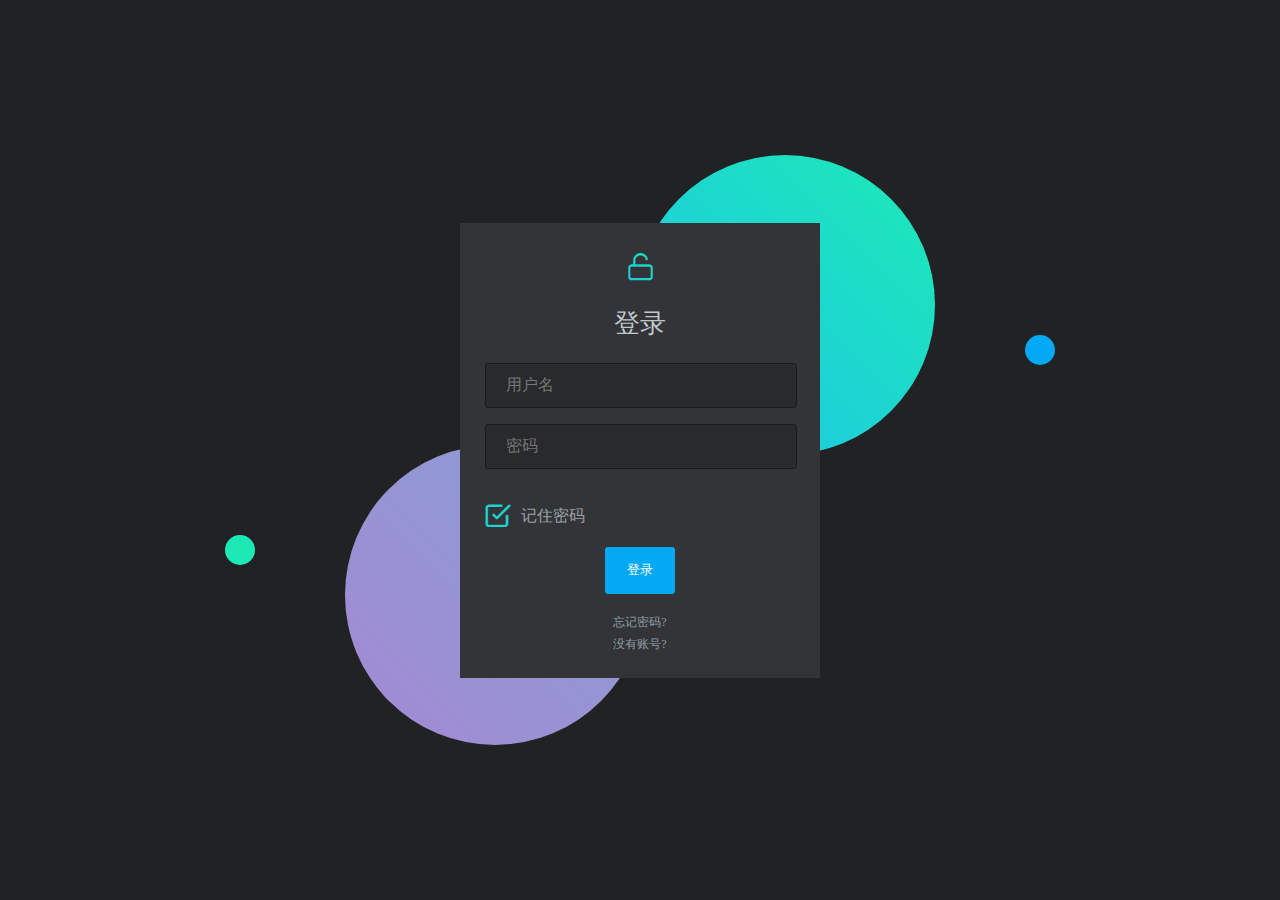
<file: login.html>
<!DOCTYPE html>
<html lang="en">
<head>
    <meta charset="UTF-8">
    <meta name="viewport" content="width=device-width, initial-scale=1.0">
    <meta http-equiv="X-UA-Compatible" content="ie=edge">
    <title>登录</title>
    <link rel="stylesheet" href="css/public.css" />
    <link rel="stylesheet" href="css/login.css" />
</head>
<body>
    <div class="bg">
        <div class="cicleB circleBigLeft"></div>
        <div class="cicleB circleBigRight"></div>
        <div class="circleS circleSmallLeft"></div>
        <div class="circleS circleSmallRight"></div>
    </div>
    <div class="main">
        <img src="imgs/index/suo.png" />
        <h2>登录</h2>
        <input type="text" placeholder="用户名" class="loginInput username">
        <input type="password" placeholder="密码" class="loginInput username">
        <input type="checkbox" checked id="rem">
        <label for="rem">
            <img src="imgs/index/fuxuan2.png" alt="" class="remImg">
            <span>记住密码</span>
        </label>

        <button class="loginbtn">登录</button>
        <a href="reset.html" class="aBtn">忘记密码?</a>
        <a href="register.html" class="aBtn">没有账号?</a>
    </div>
</body>
</html>
<script type="text/javascript" src="js/jquery-1.8.3.min.js"></script>
<script type="text/javascript">
$(function(){
    console.info($("#rem").attr("checked"));
    $("#rem").click(function(){
        if($(this).attr("checked")=="checked"){
            $(".remImg").attr("src","imgs/index/fuxuan2.png");
            // console.log("1");
        }else{
            $(".remImg").attr("src","imgs/index/fuxuan1.png");
            // console.log("2");
        }
    });
});
</script>
</file>
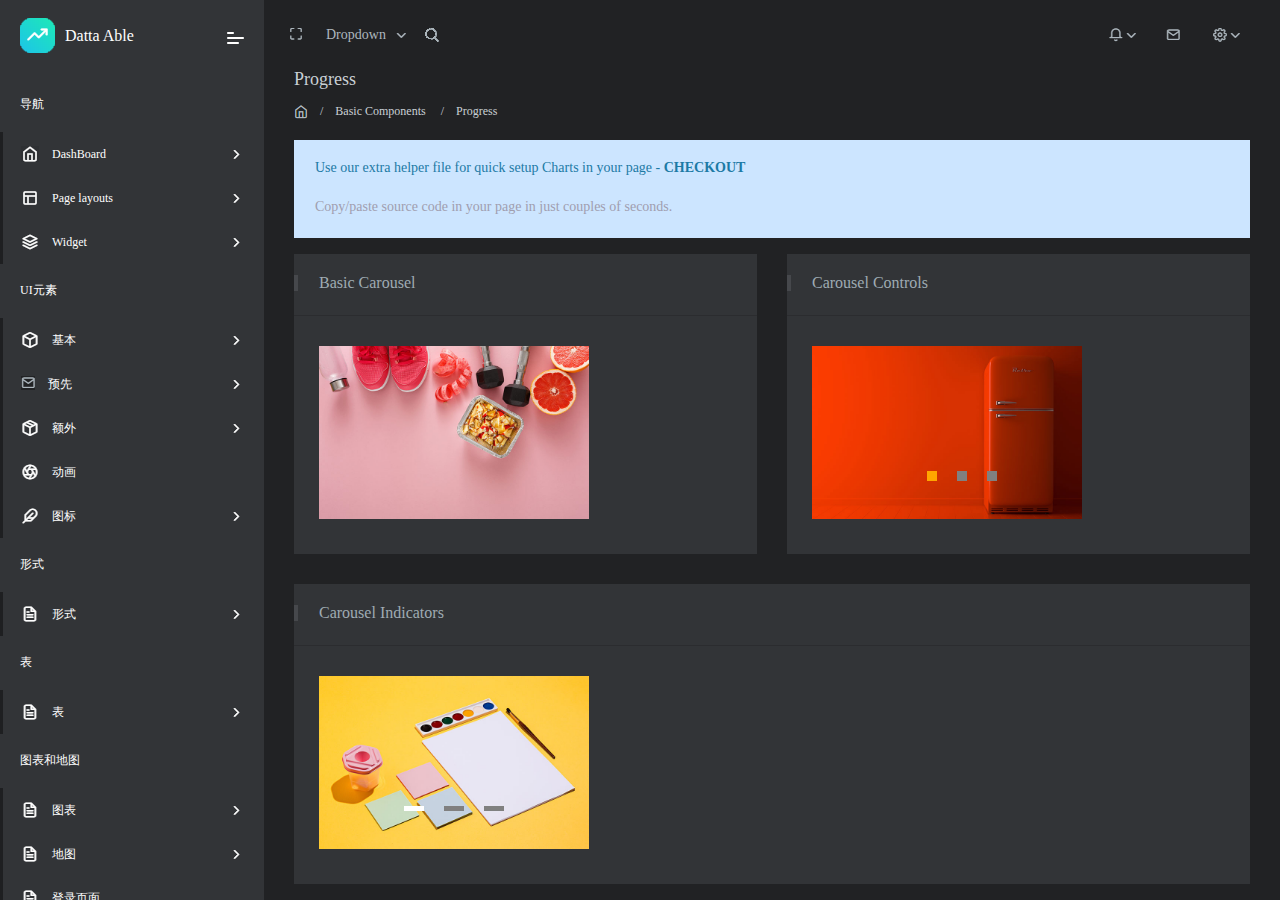
<file: progress.html>
<!DOCTYPE html>
<html lang="en">
<head>
    <meta charset="UTF-8">
    <meta name="viewport" content="width=device-width, initial-scale=1.0">
    <meta http-equiv="X-UA-Compatible" content="ie=edge">
    <title>Datta Able-Progress</title>
    <link rel="stylesheet" href="css/public.css" />
    <link rel="stylesheet" href="css/index.css" />
    <link rel="stylesheet" href="css/progress.css" />
    
</head>
<body>
    <!-- nav -->
    <div class="mainLeft"></div>
    <div class="nav">
        <div class="logo">
            <img src="imgs/index/logo.png" alt="">
            <h2>Datta Able</h2>
            <a href="javascript:;" id="moreNav"></a>
        </div>
        <div class="navMain">
            <ul class="nav-lists">
                <h2 class="title-nav">导航</h2>
                <!-- DashBoard -->
                <li class="nav-list-li">
                    <img src="imgs/index/ybp.png" alt="">
                    <h2>DashBoard</h2>
                    <a href="javascript:;"></a>
                </li>
                <ul class="nav-list-ul">
                    <li class="default-li tiaoindex">Default</li>
                    <li class="tiao1">Ecommerce</li>
                    <li class="tiao2">CRM</li>
                    <li class="tiao3">Analytics</li>
                    <li class="tiao4">Crypto</li>
                    <li class="tiao5">Project</li>
                </ul>
                <!-- Page layouts -->
                <li class="nav-list-li">
                    <img src="imgs/index/ymbj.png" alt="">
                    <h2>Page layouts</h2>
                    <a href="javascript:;"></a>
                </li>
                <ul class="nav-list-ul">
                    <li class="tiao1">Vertical</li>
                    <li class="tiao2">Horizontal</li>
                    <li class="tiao3">Box layout</li>
                    <li class="tiao4">RTL</li>
                    <li class="tiao5">Light layout</li>
                    <li class="tiao1">Dark layout</li>
                    <li class="tiao2">Color icon</li>
                </ul>
                <!-- Widget -->
                <li class="nav-list-li">
                    <img src="imgs/index/xgj.png" alt="">
                    <h2>Widget</h2>
                    <a href="javascript:;"></a>
                </li>
                <ul class="nav-list-ul">
                    <li class="tiao1">Statistic</li>
                    <li class="tiao2">Data</li>
                    <li class="tiao3">Table</li>
                    <li class="tiao4">User</li>
                    <li class="tiao5">Chart</li>
                </ul>
            </ul>
            <ul class="nav-lists">
                <h2 class="title-nav">UI元素</h2>
                <!-- 基本 -->
                <li class="nav-list-li">
                    <img src="imgs/index/jb.png" alt="">
                    <h2>基本</h2>
                    <a href="javascript:;"></a>
                </li>
                <ul class="nav-list-ul">
                    <li class="tiao3">警报</li>
                    <li class="tiao4">按键</li>
                    <li class="tiao5">徽章</li>
                    <li class="tiao1">牌子</li>
                    <li class="tiao2">进展</li>
                    <li class="tiao3">其他</li>
                </ul>
                <!-- 预先 -->
                <li class="nav-list-li">
                    <img src="imgs/index/yx.png" alt="">
                    <h2>预先</h2>
                    <a href="javascript:;"></a>
                </li>
                <ul class="nav-list-ul">
                    <li class="tiao1">日期选择器</li>
                    <li class="tiao2">Gridstack</li>
                    <li class="tiao3">灯箱</li>
                    <li class="tiao4">语气</li>
                    <li class="tiao5">通知</li>
                    <li class="tiao1">嵌套</li>
                    <li class="tiao2">Pnotify</li>
                    <li class="tiao3">评分</li>
                    <li class="tiao4">Rangeslider</li>
                    <li class="tiao5">滑块</li>
                    <li class="tiao1">荧光笔</li>
                    <li class="tiao2">游览</li>
                    <li class="tiao3">树状图</li>
                    <li class="tiao4">工具栏</li>
                </ul>
                <!-- 额外 -->
                <li class="nav-list-li">
                    <img src="imgs/index/ew.png" alt="">
                    <h2>额外</h2>
                    <a href="javascript:;"></a>
                </li>
                <ul class="nav-list-ul">
                    <li class="tiao1">会话超时</li>
                    <li class="tiao2">会话空闲时</li>
                    <li class="tiao3">离线</li>
                </ul>
                <!-- 动画 -->
                <li class="nav-list-li">
                    <img src="imgs/index/dh.png" />
                    <h2 class="tiao3">动画</h2>
                </li>
                <!-- 图标 -->
                <li class="nav-list-li">
                    <img src="imgs/index/tb.png" />
                    <h2>图标</h2>
                    <a href="javascript:;"></a>
                </li>
                <ul class="nav-list-ul">
                    <li class="tiao1">羽毛</li>
                    <li class="tiao2">字体</li>
                    <li class="tiao3">旗</li>
                    <li class="tiao4">材料</li>
                    <li class="tiao5">简单的线条</li>
                    <li class="tiao1">Themify</li>
                </ul>
            </ul>
            <ul class="nav-lists">
                <h2 class="title-nav">形式</h2>
                <!-- 形式 -->
                <li class="nav-list-li">
                    <img src="imgs/index/xs.png" />
                    <h2>形式</h2>
                    <a href="javascript:;"></a>
                </li>
                <ul class="nav-list-ul">
                    <li class="tiao1">表单元素</li>
                    <li class="tiao2">形式提前</li>
                    <li class="tiao3">表格验证</li>
                    <li class="tiao4">形式掩盖</li>
                    <li class="tiao5">表单向导</li>
                    <li class="tiao1">表格选择器</li>
                    <li class="tiao2">表格选择</li>
                </ul>
            </ul>
            <ul class="nav-lists">
                <h2 class="title-nav">表</h2>
                <!-- 表 -->
                <li class="nav-list-li">
                    <img src="imgs/index/xs.png" />
                    <h2>表</h2>
                    <a href="javascript:;"></a>
                </li>
                <ul class="nav-list-ul">
                    <li class="tiao1">引导</li>
                    <li class="tiao2">数据库</li>
                    <li class="tiao3">Foo表</li>
                </ul>
            </ul>
            <ul class="nav-lists">
                <h2 class="title-nav">图表和地图</h2>
                <!-- 图表 -->
                <li class="nav-list-li">
                    <img src="imgs/index/xs.png" />
                    <h2>图表</h2>
                    <a href="javascript:;"></a>
                </li>
                <ul class="nav-list-ul">
                    <li class="tiao1">amChart4</li>
                    <li class="tiao1">图表js</li>
                    <li class="tiao2">Echart</li>
                    <li class="tiao2">谷歌</li>
                    <li class="tiao3">Highchart</li>
                    <li class="tiao3">把手</li>
                    <li class="tiao4">莫里斯</li>
                    <li class="tiao4">Nvd3</li>
                    <li class="tiao5">Peity</li>
                    <li class="tiao5">径向</li>
                </ul>
                <!-- 地图 -->
                <li class="nav-list-li">
                    <img src="imgs/index/xs.png" />
                    <h2>地图</h2>
                    <a href="javascript:;"></a>
                </li>
                <ul class="nav-list-ul">
                    <li class="tiao2">谷歌</li>
                    <li class="tiao3">向量</li>
                    <li class="tiao2">Gmap搜索API</li>
                    <li class="tiao3">地点</li>
                </ul>
                <!-- 登录页面 -->
                <li class="nav-list-li">
                    <img src="imgs/index/xs.png" />
                    <h2>登录页面</h2>
                </li>
            </ul>
            <ul class="nav-lists">
                <h2 class="title-nav">网页</h2>
                <!-- 认证 -->
                <li class="nav-list-li">
                    <img src="imgs/index/xs.png" />
                    <h2>认证</h2>
                    <a href="javascript:;"></a>
                </li>
                <ul class="nav-list-ul">
                    <li class="tiaoreg">注册</li>
                    <li class="tiaologin">登入</li>
                    <li class="tiaoreset">重设密码</li>
                    <li class="tiaoreset">更改密码</li>
                    <li class="tiaologin">个人信息</li>
                    <li class="tiaologin">档案设置</li>
                    <li class="tiao2">地图表格</li>
                    <li class="tiaoreg">订阅</li>
                </ul>
                <!-- 保养 -->
                <li class="nav-list-li">
                    <img src="imgs/index/xs.png" />
                    <h2>保养</h2>
                    <a href="javascript:;"></a>
                </li>
                <ul class="nav-list-ul">
                    <li class="tiao5">错误</li>
                    <li class="tiao5">很快就来了</li>
                    <li class="tiao5">离线UI</li>
                </ul>
            </ul>
            <ul class="nav-lists">
                <h2 class="title-nav">应用</h2>
                <!-- 信息 -->
                <li class="nav-list-li">
                    <img src="imgs/index/xs.png" />
                    <h2>信息</h2>
                </li>
                <!-- 任务 -->
                <li class="nav-list-li">
                    <img src="imgs/index/xs.png" />
                    <h2>任务</h2>
                    <a href="javascript:;"></a>
                </li>
                <ul class="nav-list-ul">
                    <li class="tiaologin">名单</li>
                    <li class="tiao3">板</li>
                    <li class="tiao4">详情</li>
                </ul>
                <!-- 去做 -->
                <li class="nav-list-li">
                    <img src="imgs/index/xs.png" />
                    <h2>去做</h2>
                    <a href="javascript:;"></a>
                </li>
                <ul class="nav-list-ul">
                    <li class="tiao5">去做</li>
                    <li class="tiao4">笔记</li>
                </ul>
                <!-- 画廊 -->
                <li class="nav-list-li">
                    <img src="imgs/index/xs.png" />
                    <h2>画廊</h2>
                    <a href="javascript:;"></a>
                </li>
                <ul class="nav-list-ul">
                    <li class="tiao1">格</li>
                    <li class="tiao2">石工</li>
                    <li class="tiao3">预先</li>
                </ul>
            </ul>
            <ul class="nav-lists">
                <h2 class="title-nav">延期</h2>
                <!-- 编辑 -->
                <li class="nav-list-li">
                    <img src="imgs/index/xs.png" />
                    <h2>编辑</h2>
                    <a href="javascript:;"></a>
                </li>
                <ul class="nav-list-ul">
                    <li class="tiao3">CK编辑</li>
                    <li class="tiao4">Tinymce编辑</li>
                </ul>
                <!-- 发票 -->
                <li class="nav-list-li">
                    <img src="imgs/index/xs.png" />
                    <h2>发票</h2>
                    <a href="javascript:;"></a>
                </li>
                <ul class="nav-list-ul">
                    <li class="tiao3">发票</li>
                    <li class="tiao4">发票摘要</li>
                    <li class="tiao5">发票清单</li>
                </ul>
                <!-- 完整日历 -->
                <li class="nav-list-li">
                    <img src="imgs/index/xs.png" />
                    <h2>完整日历</h2>
                </li>
                <!-- 上传文件 -->
                <li class="nav-list-li">
                    <img src="imgs/index/xs.png" />
                    <h2>上传文件</h2>
                </li>
            </ul>
            <ul class="nav-lists">
                <h2 class="title-nav">其他</h2>
                <!-- 菜单级别 -->
                <li class="nav-list-li">
                    <img src="imgs/index/xs.png" />
                    <h2>菜单级别</h2>
                    <a href="javascript:;"></a>
                </li>
                <ul class="nav-list-ul">
                    <li class="tiao2">菜单级别2.1</li>
                    <li class="tiao3">菜单级别2.</li>
                </ul>
                <!-- 禁用菜单 -->
                <li class="nav-list-li">
                    <img src="imgs/index/xs.png" />
                    <h2>禁用菜单</h2>
                </li>
                <!-- 样本页面 -->
                <li class="nav-list-li">
                    <img src="imgs/index/xs.png" />
                    <h2>样本页面</h2>
                </li>
            </ul>
            <ul class="nav-lists">
                <h2 class="title-nav">支持</h2>
                <!-- 文档 -->
                <li class="nav-list-li">
                    <img src="imgs/index/xs.png" />
                    <h2>文档</h2>
                </li>
                <!-- 需要支持？ -->
                <li class="nav-list-li">
                    <img src="imgs/index/xs.png" />
                    <h2>需要支持？</h2>
                </li>
            </ul>
        </div>
    </div>
    
    <!-- content -->
    <div class="main">
        <!-- mainHeader -->
        <div class="mainHeader">
            <div class="mainHeaderLeft">
                <!-- fullScreen -->
                <a href="javascript:;" id="fullScreen"></a>
                <!-- select -->
                <div class="selectBox">
                    <b class="seTxtb">Dropdown</b>
                    <img src="imgs/index/selectBottom.png" alt="">
                    <!-- selectBoxDetail -->
                    <div class="selectBoxDetail">
                        <img src="imgs/index/informtop.png" class="selectBoxScTop" />
                        <ul>
                            <li>Action</li>
                            <li>Another action</li>
                            <li>Something else here</li>
                        </ul>
                    </div>
                </div>

                
                <!-- seek -->
                <a href="javascript:;" class="seek"></a>
                <div class="inputSeek">
                    <input type="text" placeholder="Search..."/>
                    <a href="javascript:;" class="closeSeek"></a>
                    <a href="javascript:;" class="btnSeek">
                        <img src="imgs/index/seek2.png" alt="">
                    </a>
                </div>
            </div>
            <!-- rightConfig -->
            <div class="rightConfig">
                <a href="javascript:;" class="tz">
                    <img src="imgs/index/ld.png" class="iconA" alt="">
                    <img src="imgs/index/selectBottom.png" class="btnX" alt="">
                </a>
                <!-- 新消息提示 -->
                <div class="newsInfo">
                    <img src="imgs/index/informtop.png" class="informtop" />
                    <div class="infoTit">
                        <span>通知</span>
                        <a href="javascript:;">标记为已阅读</a>
                        <a href="javascript:;">通知所有</a>
                    </div>
                    <ul>
                        <h2>新消息</h2>
                        <li>
                            <img src="imgs/index/touxiang.png" />
                            <div class="infoinform">
                                <h5>约翰·多伊</h5>
                                <h4>新票已经添加</h4>
                            </div>
                            <div class="timeInfo">
                                <img src="imgs/index/time.png" class="timeIco" />
                                <span>30分钟</span>
                            </div>
                        </li>
                        <h2>早期</h2>
                        <li>
                            <img src="imgs/index/touxiang.png" />
                            <div class="infoinform">
                                <h5>约翰·威廉</h5>
                                <h4>购买新主题并付款</h4>
                            </div>
                            <div class="timeInfo">
                                <img src="imgs/index/time.png" class="timeIco" />
                                <span>30分钟</span>
                            </div>
                        </li>
                        <li>
                            <img src="imgs/index/touxiang.png" />
                            <div class="infoinform">
                                <h5>约翰·多伊</h5>
                                <h4>目前正在登陆</h4>
                            </div>
                            <div class="timeInfo">
                                <img src="imgs/index/time.png" class="timeIco" />
                                <span>30分钟</span>
                            </div>
                        </li>
                    </ul>
                    <div class="showAll">
                        <a href="javascript:;">显示所有</a>
                    </div>
                </div>

                <a href="javascript:;" class="headMag">
                    <img src="imgs/index/yx.png" class="iconA" alt="">
                </a>

                <!-- 聊天室 -->
                <div class="chatBox">
                    <!-- 聊天关闭控件 -->
                    <a href="javascript:;" class="ChatControls"></a>
                    <!-- 搜索好友 -->
                    <div class="seekChat">
                        <input type="text" id="seekChat" placeholder="搜索好友">
                    </div>
                    <ul class="chatMain">
                        <li>
                            <img src="imgs/index/tx1.png" class="chatImg" />
                            <div class="chatLi">
                                <h2>Aris</h2>
                                <h3>正在输入...</h3>
                            </div>
                            <span>3</span>
                        </li>
                        <li>
                            <img src="imgs/index/tx2.png" class="chatImg" />
                            <div class="chatLi">
                                <h2>Fate</h2>
                                <h3>在线</h3>
                            </div>
                            <span>5</span>
                        </li>
                        <li>
                            <img src="imgs/index/tx1.png" class="chatImg" />
                            <div class="chatLi">
                                <h2>王军</h2>
                                <h3>在线</h3>
                            </div>
                            <span>4</span>
                        </li>
                        <li>
                            <img src="imgs/index/tx1.png" class="chatImg" />
                            <div class="chatLi">
                                <h2>张楚楚</h2>
                                <h3 class="off-line">离线</h3>
                            </div>
                            <span>2</span>
                        </li>
                        <li>
                            <img src="imgs/index/tx1.png" class="chatImg" />
                            <div class="chatLi">
                                <h2>马佳瑞</h2>
                                <h3 class="do-Not">请勿打扰</h3>
                            </div>
                            <span>1</span>
                        </li>
                        <li>
                            <img src="imgs/index/tx1.png" class="chatImg" />
                            <div class="chatLi">
                                <h2>冯纪恩</h2>
                                <h3>正在输入...</h3>
                            </div>
                            <span>6</span>
                        </li>
                        <li>
                            <img src="imgs/index/tx2.png" class="chatImg" />
                            <div class="chatLi">
                                <h2>董锦锦</h2>
                                <h3>在线</h3>
                            </div>
                            <span>3</span>
                        </li>
                        <li>
                            <img src="imgs/index/tx1.png" class="chatImg" />
                            <div class="chatLi">
                                <h2>小白</h2>
                                <h3>在线</h3>
                            </div>
                            <span>3</span>
                        </li>
                        <li>
                            <img src="imgs/index/tx1.png" class="chatImg" />
                            <div class="chatLi">
                                <h2>欢欢童鞋</h2>
                                <h3 class="off-line">离线</h3>
                            </div>
                            <span>3</span>
                        </li>
                        <li>
                            <img src="imgs/index/tx1.png" class="chatImg" />
                            <div class="chatLi">
                                <h2>胡凯凯</h2>
                                <h3 class="do-Not">请勿打扰</h3>
                            </div>
                            <span>3</span>
                        </li>
                        <li>
                            <img src="imgs/index/tx1.png" class="chatImg" />
                            <div class="chatLi">
                                <h2>Fate</h2>
                                <h3>正在输入...</h3>
                            </div>
                            <span>3</span>
                        </li>
                        <li>
                            <img src="imgs/index/tx2.png" class="chatImg" />
                            <div class="chatLi">
                                <h2>Aris</h2>
                                <h3>在线</h3>
                            </div>
                            <span>3</span>
                        </li>
                        <li>
                            <img src="imgs/index/tx1.png" class="chatImg" />
                            <div class="chatLi">
                                <h2>王军</h2>
                                <h3>在线</h3>
                            </div>
                            <span>3</span>
                        </li>
                        <li>
                            <img src="imgs/index/tx1.png" class="chatImg" />
                            <div class="chatLi">
                                <h2>胡凯凯</h2>
                                <h3 class="off-line">离线</h3>
                            </div>
                            <span>3</span>
                        </li>
                        <li>
                            <img src="imgs/index/tx1.png" class="chatImg" />
                            <div class="chatLi">
                                <h2>杨清奇</h2>
                                <h3 class="do-Not">请勿打扰</h3>
                            </div>
                            <span>3</span>
                        </li>
                    </ul>
                    <div class="chatFrame">
                        <div class="chatFrameTit">
                            <span>Fate</span>
                            <a href="javascript:;" class="closeChat"></a>
                        </div>
                        <ul class="chatMainCon">
                            <li class="chatLeft">
                                <img src="imgs/index/touxiang1.png" class="touxiangLeft" />
                                <div class="neirongLeft">
                                    你好<span>Aris</span>！你能告诉我一件事吗？关于你的……
                                    <img src="imgs/index/leftmsg.png" class="leftmsg" />
                                </div>
                                <span class="leftTime">8:00</span>
                            </li>
                            <!-- <li class="chatLeft">
                                <img src="imgs/index/touxiang1.png" class="touxiangLeft" />
                                <div class="neirongLeft">
                                    关于你的。
                                    <img src="imgs/index/leftmsg.png" class="leftmsg" />
                                </div>
                                <span class="leftTime">8:20</span>
                            </li> -->
                            <li class="chatRight">
                                <div class="neirongRight">
                                    就不！
                                    <img src="imgs/index/rightmsg.png" class="rightmsg" />
                                </div>
                                <span class="rightTime">8:20</span>
                            </li>
                            <!-- <li class="chatRight">
                                <div class="neirongRight">
                                    我不想告诉你！
                                    <img src="imgs/index/rightmsg.png" class="rightmsg" />
                                </div>
                                <span class="rightTime">8:20</span>
                            </li> -->
                        </ul>
                        <div class="inputCon">
                            <input type="text" class="chatContent" placeholder="在这写内容..." />
                            <input type="button" class="send" />
                            <div class="fujian">
                                <input type="file" class="fujian1" value="" />
                            </div>
                        </div>
                    </div>
                </div>
                <a href="javascript:;" class="set">
                    <img src="imgs/index/sz.png" class="iconA" alt="">
                    <img src="imgs/index/selectBottom.png" class="btnX" alt="">
                </a>
                <!-- 个人中心 -->
                <div class="setting">
                    <img src="imgs/index/messtop.png" class="messtop" alt="">
                    <div class="settingHead">
                        <img src="imgs/index/touxiang1.png" alt="">
                        <h2>Aris</h2>
                        <a href="login.html" class="loginOut"></a>
                    </div>
                    <ul>
                        <li>
                            <img src="imgs/index/s.png" />
                            <span>设置</span>
                        </li>
                        <li>
                            <img src="imgs/index/p.png" />
                            <span>个人信息</span>
                        </li>
                        <li>
                            <img src="imgs/index/m.png" />
                            <span>我的消息</span>
                        </li>
                        <li class="lock">
                            <img src="imgs/index/ss.png" />
                            <span>锁屏</span>
                        </li>
                    </ul>
                </div>
                
            </div>
        </div>

        <!-- 图表部分 -->
        <div class="mainChart">
            <!-- 图表上部分 -->
            <div class="mainContTop">
                <h1>Progress</h1>
                <h2><img src="imgs/inform/home.png" />　/　Basic Components
　/　Progress</h2>
                <div class="tongzhiBox">
                    <h2>Use our extra helper file for quick setup Charts in your page - <b>CHECKOUT</b></h2>
                    <h3>Copy/paste source code in your page in just couples of seconds.</h3>
                </div>
            </div>
            <!-- 图表部分 -->
            <div class="chartCont">
                <div class="chartContTop">
                    
                    <ul class="mainCont">
                        <li>
                            <div class="titCon">
                                <h2>Basic Carousel</h2>
                            </div>
                            <div class="lbshow">
                                <div id="lb1"></div>
                            </div>
                        </li>
                        <li>
                            <div class="titCon">
                                <h2>Carousel Controls</h2>
                            </div>
                            <div class="lbshow">
                                <div id="lb2"></div>
                            </div>
                            
                        </li>
                        <li>
                            <div class="titCon">
                                <h2>Carousel Indicators</h2>
                            </div>
                            <div class="lbshow">
                                <div id="lb3"></div>
                            </div>
                            
                        </li>
                    </ul>
                </div>
                <div class="mainContMid">
                    <div class="mainContList">
                        <div class="titCon">
                            <h2>Carousel Crossfade</h2>
                        </div>
                        <div class="lbshow showbig">
                            <div id="lb4"></div>
                        </div>
                    </div>
                    <div class="mainContList">
                        <div class="titCon">
                            <h2>Carousel With Captions</h2>
                        </div>
                        <div class="lbshow showbig">
                            <div id="lb5"></div>
                        </div>
                        
                    </div>
                </div>
                
                
              
                     
        </div>
        
    </div>
</body>
</html>
<script type="text/javascript" src="js/jquery-1.8.3.min.js"></script>
<script type="text/javascript" src="js/index.js"></script>
<script type="text/javascript" src="js/echarts.js"></script>
<script type="text/javascript" src="js/sliderTools.js"></script>
<script type="text/javascript" src="js/move.js"></script>

<!-- <script type="text/javascript" src="js/echartsAll.js"></script> -->
<!-- <script src="https://cdn.hcharts.cn/highcharts/highcharts.js"></script>
<script src="https://cdn.hcharts.cn/highstock/highstock.js"></script>
<script src="https://cdn.hcharts.cn/highmaps/highmaps.js"></script>
<script src="https://img.hcharts.cn/highcharts/modules/exporting.js"></script>
<script src="https://img.hcharts.cn/highcharts/themes/dark-unica.js"></script>
<script src="js/exporting.js"></script> -->

<script type="text/javascript">
    let s1=new Slider03({
        $box: $("#lb1"),
        width: 270,
        height: 190,
        imgs: ["imgs/index/img-slide-1.jpg", "imgs/index/img-slide-2.jpg", "imgs/index/img-slide-3.jpg"],
        btnColor: 'transparent',
        btnHighColor: 'transparent',
        btnSize: 0,
        timeSpace: 1000
    })
    let s2 = new Slider04({
            $box: $("#lb2"),
            width: 270,
            height: 190,
            imgs: ["imgs/index/img-slide-2.jpg", "imgs/index/img-slide-3.jpg", "imgs/index/img-slide-4.jpg"],
            btnColor: 'gray',
            btnHighColor: 'orange',
            btnWidthSize: 10,
            btnHeightSize: 10,
            isCircle: false,
            currIndex: 0,
            timeSpace: 1000
        })
    let s3 = new Slider04({
            $box: $("#lb3"),
            width: 270,
            height: 190,
            imgs: ["imgs/index/img-slide-3.jpg", "imgs/index/img-slide-4.jpg", "imgs/index/img-slide-1.jpg"],
            btnColor: 'gray',
            btnWidthSize: 20,
            btnHeightSize: 5,
            btnHighColor: 'white',
            isCircle: false,
            currIndex: 0,
            timeSpace: 1500
        })

        let s4 = new Slider04({
                $box: $("#lb4"),
                width: 450,
                height: 292,
                imgs: ["imgs/index/img-slide-7.jpg", "imgs/index/img-slide-3.jpg", "imgs/index/img-slide-4.jpg"],
                btnColor: 'gray',
                btnHighColor: 'orange',
                currIndex: 0,
                timeSpace: 2000
            })
            let s5 = new Slider04({
                    $box: $("#lb5"),
                    width: 450,
                    height: 292,
                    imgs: ["imgs/index/img-slide-3.jpg", "imgs/index/img-slide-4.jpg", "imgs/index/img-slide-2.jpg"],
                    btnColor: 'gray',
                    btnWidthSize: 30,
                    btnHeightSize: 8,
                    btnHighColor: 'white',
                    isCircle: false,
                    currIndex: 0,
                    timeSpace: 1800
                })

</script>
</file>
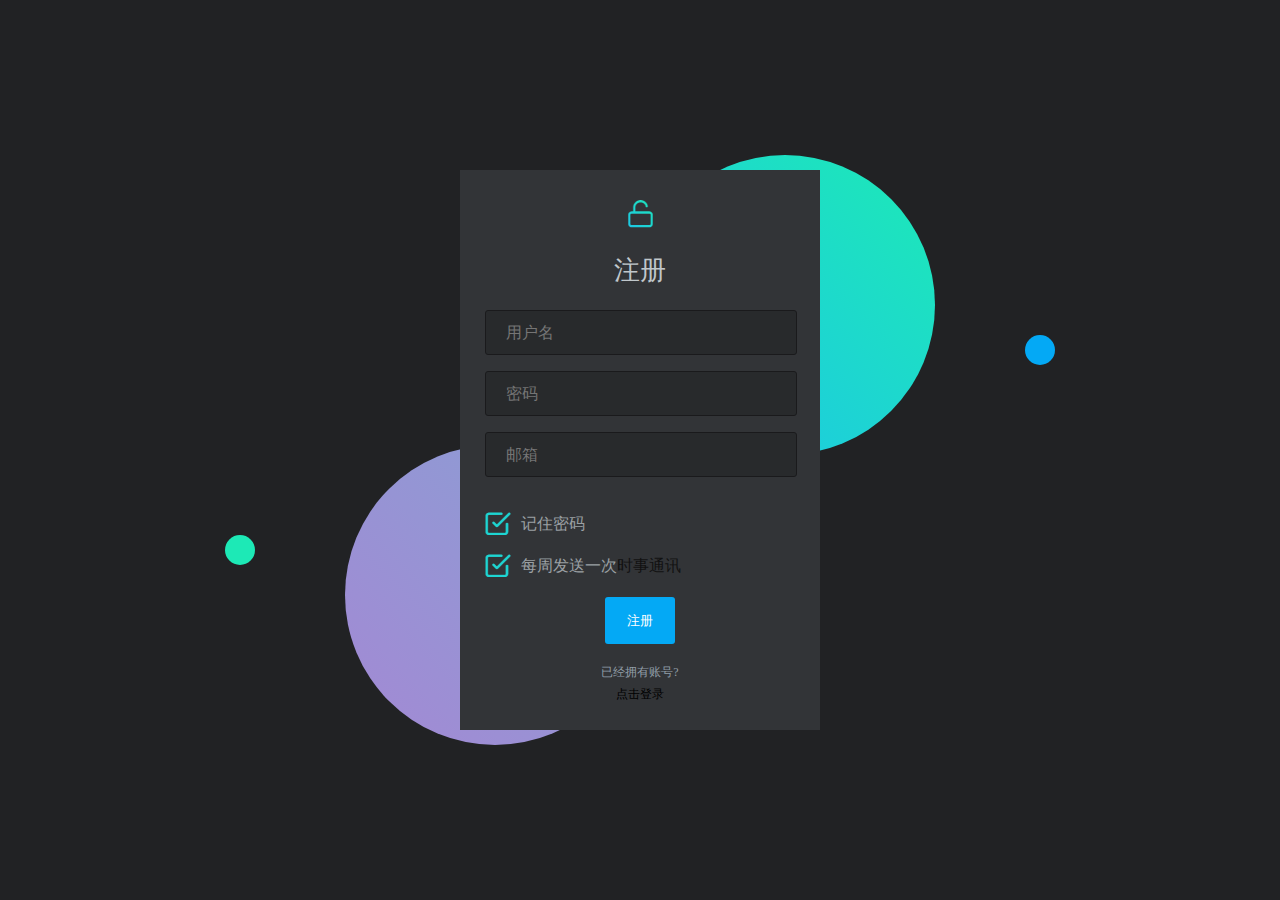
<file: register.html>
<!DOCTYPE html>
<html lang="en">

<head>
    <meta charset="UTF-8">
    <meta name="viewport" content="width=device-width, initial-scale=1.0">
    <meta http-equiv="X-UA-Compatible" content="ie=edge">
    <title>注册</title>
    <link rel="stylesheet" href="css/public.css" />
    <link rel="stylesheet" href="css/register.css" />
</head>

<body>
    <div class="bg">
        <div class="cicleB circleBigLeft"></div>
        <div class="cicleB circleBigRight"></div>
        <div class="circleS circleSmallLeft"></div>
        <div class="circleS circleSmallRight"></div>
    </div>
    <div class="main">
        <img src="imgs/index/suo.png" />
        <h2>注册</h2>
        <input type="text" placeholder="用户名" class="loginInput username">
        <input type="password" placeholder="密码" class="loginInput username">
        <input type="email" placeholder="邮箱" class="loginInput email">
        <input type="checkbox" checked id="rem">
        <label for="rem">
            <img src="imgs/index/fuxuan2.png" alt="" class="remImg">
            <span>记住密码</span>
        </label>
        <input type="checkbox" checked id="send">
        <label for="send">
            <img src="imgs/index/fuxuan2.png" alt="" class="remImg">
            <span>每周发送一次<a href="javascript:;">时事通讯</a></span>
        </label>

        <button class="loginbtn">注册</button>
        <a href="login.html" class="aBtn">已经拥有账号?</a>
        <a href="login.html" class="aBtn aBtn1">点击登录</a>
    </div>
</body>

</html>
<script type="text/javascript" src="js/jquery-1.8.3.min.js"></script>
<script type="text/javascript">
    $(function () {
        console.info($("#rem").attr("checked"));
        $("#rem").click(function () {
            if ($(this).attr("checked") == "checked") {
                $(this).next().find(".remImg").attr("src", "imgs/index/fuxuan2.png");
                // console.log("1");
            } else {
                $(this).next().find(".remImg").attr("src", "imgs/index/fuxuan1.png");
                // console.log("2");
            }
        });
        $("#send").click(function(){
            if($(this).attr("checked")=="checked"){
                $(this).next().find(".remImg").attr("src", "imgs/index/fuxuan2.png");
            }else{
                $(this).next().find(".remImg").attr("src", "imgs/index/fuxuan1.png");
            }
        });
    });
</script>
</file>
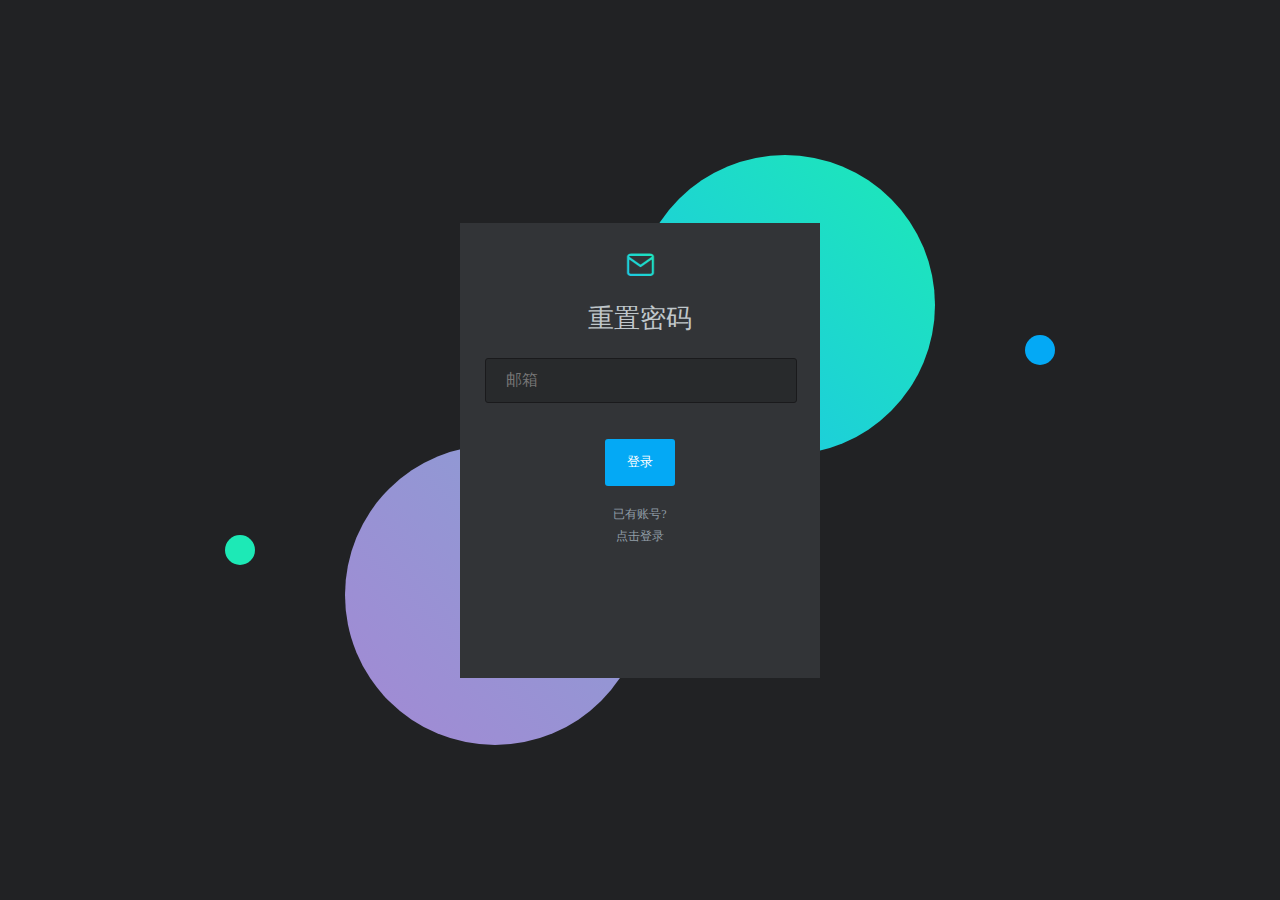
<file: reset.html>
<!DOCTYPE html>
<html lang="en">

<head>
    <meta charset="UTF-8">
    <meta name="viewport" content="width=device-width, initial-scale=1.0">
    <meta http-equiv="X-UA-Compatible" content="ie=edge">
    <title>重置密码</title>
    <link rel="stylesheet" href="css/public.css" />
    <link rel="stylesheet" href="css/login.css" />
</head>

<body>
    <div class="bg">
        <div class="cicleB circleBigLeft"></div>
        <div class="cicleB circleBigRight"></div>
        <div class="circleS circleSmallLeft"></div>
        <div class="circleS circleSmallRight"></div>
    </div>
    <div class="main">
        <img src="imgs/index/email.png" />
        <h2>重置密码</h2>
        <input type="email" placeholder="邮箱" class="loginInput username">

        <button class="loginbtn">登录</button>
        <a href="login.html" class="aBtn">已有账号?</a>
        <a href="login.html" class="aBtn aBtn1">点击登录</a>
    </div>
</body>

</html>
</file>
<file: css/public.css>
@charset "UTF-8";

/* CSS Document */
/*初始化*/
body,
div,
dl,
dt,
dd,
ul,
ol,
li,
h1,
h2,
h3,
h4,
h5,
h6,
pre,
form,
fieldset,
input,
textarea,
p,
blockquote,
th,
td,
video,
hr {
    margin: 0;
    padding: 0;
    font: "微软雅黑";
}

h1,
h2,
h3,
h4,
h5,
h6 {
    font-weight: normal;
}

ul {
    list-style: none;
}

a,
u {
    text-decoration: none;
}

input {
    outline: none;
}

i {
    font-style: normal;
}
img{
    display: block;
}
</file>
<file: css/index.css>
html,body{
    height: 100%;
    min-width: 463px;
}
body{
    background: #212224;
    display: -webkit-box;
    display: -ms-flexbx;
    display:-moz-box;
    display: flex;
}


/* nav -----------------------------*/
.nav{
    width: 264px;
    background: #323437;
    -webkit-box-sizing: border-box;
    -moz-box-sizing: border-box;
    box-sizing: border-box;
    display: -webkit-box;
    display: -ms-flexbx;
    display:-moz-box;
    display: flex;
    -webkit-box-orient:vertical;
    -webkit-box-direction: normal;
    -moz-box-orient:vertical;
    -moz-box-direction: normal;
    -ms-flex-direction: column;
    flex-direction: column;
    height: 100%;
    /* -webkit-transition: all .1s; */
    /* -moz-transition: all .1s; */
    /* transition: all .1s; */
    position: absolute;
    z-index: 1000;
}
.isClick{
    width: 100px;
}
.logo{
    height: 35px;
    padding-top: 18px;
    padding-left: 20px;
    margin-bottom: 25px;
    position: relative;
}
.logo img{
    width: 35px;
    float: left;
    cursor: pointer;
}
.logo h2{
    float: left;
    color: white;
    font-size: 16px;
    height: 35px;
    line-height: 35px;
    margin-left: 10px;
}
.isClick .logo h2{
    display: none;
}
.logo a{
    display: block;
    width: 17px;
    height: 17px;
    background: url(../imgs/index/nav-more.png) no-repeat center;
    position: absolute;
    top:29px;
    right: 20px;
}
.isClick .logo a{
    background: url(../imgs/index/navCuo.png) no-repeat center;
}
.navMain{
    -webkit-box-flex: 1;
    -moz-box-flex:1;
    -ms-flex: 1;
    flex:1;
    overflow-x:hidden;
    overflow-y: scroll;
}
/* 设置滚动条的样式 */
.navMain::-webkit-scrollbar{
     width:5px;
} 
/* 滚动槽 */
.navMain::-webkit-scrollbar-track {
    /* -webkit-box-shadow: inset 0 0 6px  rgba(40, 42, 44, 1);
    border-radius: 10px; */
}
/* 滚动条滑块 */
.navMain::-webkit-scrollbar-thumb{
    border-radius: 2.5px;
    background: rgba(40,42,44,1);
}
.navMain::-webkit-scrollbar-thumb:window-inactive{
    background: rgba(40,42,44,1);
}
.nav-lists{
    padding-top:20px;
}
.title-nav{
    font-size: 12px;
    color: white;
    line-height: 12px;
    text-indent: 20px;
    margin-bottom: 22px;
}
.nav-lists .nav-list-li{
    width: 100%;
    height: 44px;
    border-left: 3px solid #1e1f21;
    -webkit-box-sizing: border-box;
    -moz-box-sizing: border-box;
    box-sizing: border-box;
    padding-left: 18px;
    position: relative;
    cursor: pointer;
}
.nav-list-li img{
    margin-top: 14px;
    margin-right: 13px;
    float: left;
}
.nav-list-li h2{
    font-size: 12px;
    color:white;
    line-height: 44px;
    float: left;
    /* transition: all 500ms; */
}
.isClick .nav-list-li h2{
    text-indent: -200px;
}
.nav-list-li a{
    display: block;
    width: 7px;
    height: 9px;
    background: url(../imgs/index/list-jiantou.png) no-repeat center;
    position: absolute;
    top: 0;
    bottom: 0;
    right: 24px;
    margin:auto 0;
    -webkit-transition: all .5s;
    -moz-transition: all .5s;
    transition: all .5s;
}
.nav-list-ul{
    -webkit-box-sizing: border-box;
    -moz-box-sizing: border-box;
    box-sizing: border-box;
    padding-left: 32px;
    cursor: pointer;
    border-left: 3px solid #1dc4e9;
    display: none;
}
.nav-list-ul li{
    font-size: 12px;
    color: white;
    line-height: 35px;
    text-indent: 25px;
}
.isClick .nav-list-ul li{
    text-indent: -200px;
}
.nav-list-ul .default-li{
    background: url(../imgs/index/list-dian.png) no-repeat left center;
}
.nav-list-ul li:hover{
    background: url(../imgs/index/list-dian.png) no-repeat left center;
}
.mainLeft{
    width: 264px;
    height: 100%;
    position: relative;
    /* background: red; */
    transition: all 500ms;
}
.isClick .mainLeft{
    width: 100px;
}

/* content--------------------------------------------- -------------*/
.main{
    -webkit-box-flex:1;
    -ms-flex: 1;
    -moz-box-flex: 1;
    flex:1;
    height: 100%;
    overflow-x:hidden;
    overflow-y: scroll;
}
/* 设置滚动条的样式 */
.main::-webkit-scrollbar{
    width: 12px;
}
/* 滚动槽 */
.main::-webkit-scrollbar-track{
    -webkit-box-shadow: inset 0 0 6px rgba(40,42,44,1);
    border-radius: 6px;
}
/* 滚动条滑块 */
.main::-webkit-scrollbar-thumb{
    border-radius: 6px;
    background: rgba(40, 42, 44, 1);
}
/* header---------------- ----------------------------------------*/
.mainHeader{
    width: 100%;
    height: 70px;
    -webkit-box-sizing: border-box;
    -moz-box-sizing: border-box;
    box-sizing: border-box;
    padding: 28px 0 28px 26px;
    position: relative;
}
/* fullScreen */
#fullScreen{
    display: block;
    width: 12px;
    height: 12px;
    background: url(../imgs/index/quanping.png);
    float: left;
    margin-right: 14px;
}
.selectBox{
    display: table;
    float: left;
    /* overflow: hidden; */
    cursor: pointer;
    position: relative;
}
.selectBox b{
    font-weight: normal;
    color: #adb7be;
    font-size: 14px;
    line-height: 14px;
    float: left;
    padding:0 10px;
}
.selectBox img{
    float: left;
    margin-top:5px;
    margin-right: 19px; 
}
.selectBox:hover .seTxtb{
    color: white;
}

.selectBoxDetail{
    width: 290px;
    background: #323437;
    -moz-border-radius: 5px;
    border-radius: 5px;
    position: absolute;
    top:42px;
    left: -17px;
    box-sizing: border-box;
    padding:20px 0;
    z-index: 1;
    display: none;
}
.selectBoxDetail ul{
    width: 100%;
    cursor: pointer;
    color: #a9b3ba;
}
.selectBoxDetail ul li{
    height: 36px;
    line-height: 36px;
    box-sizing: border-box;
    padding:0 25px;
}
.selectBoxDetail ul li:hover{
    background: #3f4244;
}
.selectBoxScTop{
    position: absolute;
    top:-14px;
    left: 21px;
}



/* seek */
.seek{
    float: left;
    width: 14px;
    height: 14px;
    background: url(../imgs/index/seek.png) no-repeat center;
}
.inputSeek{
    float: left;
    /* width: 165px; */
    width: 0;
    height: 40px;
    border-radius: 40px;
    /* border:none; */
    border:1px solid #465159;
    background: #2d2f31;
    margin-top: -14px;
    overflow: hidden;
    box-sizing: border-box;
    opacity: 0;
    /* display: none; */
}
.inputSeek input{
    float: left;
    border:none;
    width: 112px;
    height: 40px;
    line-height: 40px;
    font-size: 16px;
    text-indent: 22px;
    background: #2d2f31;
}
.closeSeek{
    width: 10px;
    height: 40px;
    float: left;
    background: url(../imgs/index/inputguan.png) no-repeat center;
}
.btnSeek{
    width: 28px;
    height: 28px;
    border-radius: 50%;
    background: #04a9f5;
    float: left;
    margin-top: 6px;
    margin-left: 8px;
    position: relative;
}
.btnSeek img{
    width: 14px;
    height: 14px;
    position: absolute;
    top: 0;
    bottom: 0;
    left: 0;
    right: 0;
    margin:auto;
}

/* rightConfig---------------------- */
.rightConfig{
    float: right;
    margin-right: 10px;
    position: relative;
}
.rightConfig a{
    display: block;
    overflow: hidden;
    margin-right: 30px;
    float: left;
}
.iconA {
    width: 14px;
    height: 14px;
    float: left;
    margin-right: 3px;
}
.btnX {
    margin-top: 5px;
}

/* setting ----------------------*/
.setting{
    width: 290px;
    height: 254px;
    background: #323437;
    -moz-border-radius: 5px;
    border-radius: 5px;
    position: absolute;
    top: 36px;
    right: 10px;
    display: none;
}
.messtop{
    position: absolute;
    top:-9px;
    right: 21px;
}
.settingHead{
    background: #46484c;
    width: 100%;
    height: 70px;
    border-radius: 5px 5px 0 0;
    -moz-border-radius:5px 5px 0 0;
    -webkit-box-sizing: border-box;
    -moz-box-sizing: border-box;
    box-sizing: border-box;
    padding:15px 0 0 15px;
    margin-bottom: 20px;
}
.settingHead>img{
    width: 40px;
    height: 40px;
    border-radius: 50%;
    float: left;
}
.settingHead>h2{
    font-size: 14px;
    color: #a9b3ba;
    float: left;
    padding-left: 14px;
    height: 40px;
    line-height: 40px;
}
.settingHead>a{
    display: block;
    width: 14px;
    height: 16px;
    float: right;
    margin-right: 13px;
    margin-top: 14.5px;
    background: url(../imgs/index/loginOut.png) no-repeat center;
}
.setting>ul{
    width: 100%;
}
.setting>ul li{
    width: 100%;
    height: 36px;
    -webkit-box-sizing: border-box;
    -moz-box-sizing: border-box;
    box-sizing: border-box;
    padding:11px 0 0 20px;
}
.setting>ul li:hover{
    background: #2d404a;
}
.setting>ul li>img{
    width: 14px;
    height: 14px;
    margin-right: 14px;
    float: left;
}
.setting>ul li>span{
    font-size: 14px;
    line-height: 14px;
    color: #a9b2b9;
    float: left;
}

/* newsInfo----------- */
.newsInfo{
    width: 350px;
    height: 384px;
    background: #323437;
    -moz-border-radius: 5px;
    border-radius: 5px;
    position: absolute;
    top: 36px;
    right: 118px;
    display: none;
    z-index: 1;
}
.informtop{
    position: absolute;
    top:-9px;
    right: 21px;
}
.infoTit{
    width: 100%;
    height: 53px;
    -webkit-box-sizing: border-box;
    -moz-box-sizing: border-box;
    box-sizing: border-box;
    border-bottom: 1px solid #2d2f31;
    padding-left: 20px;
    padding-right: 5px;
    font-size: 12px;
}
.infoTit span{
    float: left;
    height: 53px;
    line-height: 53px;
    margin-right: 150px;
    color: #adb7be; 
}
.infoTit a{
    float: left;
    height: 53px;
    line-height: 53px;
    margin-right: 15px;
    color: #adb7be;
    text-decoration: underline;
}
.newsInfo ul{
    width: 100%;
    padding-top:17px;
    box-sizing: border-box;
    position: relative; 
}
.newsInfo ul h2{
    font-size: 12px;
    color: #adb7be;
    line-height: 20px;
    padding-left: 20px;
    padding-bottom: 7px;
}
.newsInfo ul li{
    width: 100%;
    height: 70px;
    -webkit-box-sizing: border-box;
    -moz-box-sizing: border-box;
    box-sizing: border-box;
    padding-top: 10px;
    padding-left: 20px;
}
.newsInfo ul li>img{
    float: left;
}
.infoinform {
    float: left;
    padding-left: 20px;
    width: 190px;
}
.infoinform h5 {
    font-size: 12px;
    color: #c9d0d5;
    height: 16px;
    margin-bottom: 7px;
}
.infoinform h4 {
    font-size: 12px;
    color: #c9d0d5;
    font-weight: normal;
}
.timeInfo {
    display: inline-block;
    position: absolute;
}
.timeIco {
    width: 12px;
    height: 12px;
    margin-right: 10px;
    float: left;
    padding-top: 2px;
}
.timeInfo {
    font-size: 12px;
    color: #c9d0d5;
    float: left;
}
.showAll{
    width: 100%;
    height: 50px;
    border-top: 1px solid #2d2f31;
    text-align: center;
}
.showAll a{
    color: #a9b2b9;
    line-height: 50px;
    width: 100%;
    font-size: 12px;
    text-decoration: underline;
}

/* 聊天室-------------------- */
.chatBox{
    width: 350px;
    height: 100%;
    position: fixed;
    top: 0;
    right: -386px;
    /* right: 0px; */
    background: #282a2c;
    border-left: 1px solid #444647;
    -webkit-box-sizing: border-box;
    -moz-box-sizing: border-box;
    box-sizing: border-box;
    display: -webkit-box;
    display: -moz-box;
    display: -ms-flexbox;
    display: flex;
    -webkit-box-orient:vertical;
    -webkit-box-direction:normal;
    -moz-box-orient: vertical;
    -moz-box-direction: normal;
    -ms-flex-direction: column;
    flex-direction: column;
    z-index: 1;
}
.ChatControls{
    position: absolute;
    top: 150px;
    left: -36px;
    display: block;
    width: 36px;
    height: 131px;
    background: url(../imgs/index/ChatControls.png) no-repeat top left;
}
/* seekChat------------ */
.seekChat{
    width: 100%;
    height: 75px;
    border-bottom: 1px solid #1a1a1c;
    -webkit-box-sizing: border-box;
    -moz-box-sizing: border-box;
    box-sizing: border-box;
    padding-top: 16px;
}
#seekChat{
    width: 320px;
    height: 43px;
    border: 1px solid #1a1a1c;
    background: #323437;
    -moz-border-radius: 5px;
    border-radius: 5px;
    margin: 0 auto 15px;
    display: block;
    -webkit-box-sizing: border-box;
    -moz-box-sizing: border-box;
    box-sizing: border-box;
    text-indent: 20px;
}
.chatMain{
    width: 100%;
    overflow: auto;
    -webkit-box-sizing: border-box;
    -moz-box-sizing: border-box;
    box-sizing: border-box;
    padding: 20px;
}
.chatMain::-webkit-scrollbar{
    display: none;
}
.chatMain li{
    height: 80px;
    -webkit-box-sizing: border-box;
    -moz-box-sizing: border-box;
    box-sizing: border-box;
    border-bottom: 1px solid #1a1a1c;
    position: relative;
    cursor: pointer;
}
.chatMain li img{
    padding-top: 15px;
    float: left;
}
.chatLi{
    float: left;
    padding-left: 10px;
    padding-top: 20px;
    font-size: 12px;
}
.chatLi h2 {
    color: #b6bcc0;
    line-height: 12px;
    margin-bottom: 15px;
}
.chatLi h3 {
    color: #1dc4e9;
    line-height: 12px;
}
.chatMain li span {
    position: absolute;
    right: 0;
    top: 0;
    bottom: 0;
    margin: auto 0;
    width: 25px;
    height: 25px;
    text-align: center;
    line-height: 25px;
    -moz-border-radius: 50%;
    border-radius: 50%;
    font-size: 12px;
    background: url(../imgs/index/onlineChat.png) center;
}
.off-line {
    color: #88949c !important;
}
.do-Not {
    color: #d23150 !important;
}
/* 聊天框---------- */
.chatFrame {
    width: 100%;
    height: 100%;
    background: #212224;
    position: absolute;
    right: -100%;
    /* right: 0; */
    display: -webkit-box;
    display: -moz-box;
    display: -ms-flexbox;
    display: flex;
    -webkit-box-orient: vertical;
    -webkit-box-direction: normal;
    -moz-box-orient: vertical;
    -moz-box-direction: normal;
    -ms-flex-direction: column;
    flex-direction: column;
}
.chatMainCon {
    -webkit-box-sizing: border-box;
    -moz-box-sizing: border-box;
    box-sizing: border-box;
    padding-bottom: 80px;
    overflow-x: hidden;
    overflow-y: auto;
    -webkit-box-flex: 1;
    -moz-box-flex: 1;
    -ms-flex: 1;
    flex: 1;
}
.chatMainCon::-webkit-scrollbar {
    display: none;
}
.chatFrameTit {
    width: 100%;
    height: 57px;
    border-bottom: 1px solid #1a1a1c;
    background: #282a2c;
    color: #b6bcc0;
    line-height: 57px;
    text-align: center;
    position: relative;
}
.closeChat {
    width: 9px;
    height: 13px;
    background: url(../imgs/index/fanhui.png);
    position: absolute;
    left: 16px;
    top: 0;
    bottom: 0;
    margin: auto 0;
}
.inputCon {
    width: 100%;
    height: 60px;
    background: #212224;
    position: absolute;
    bottom: 0;
    -webkit-box-sizing: border-box;
    -moz-box-sizing: border-box;
    box-sizing: border-box;
    padding-left: 15px;
}
.chatContent {
    width: 292px;
    height: 40px;
    border: none;
    outline: none;
    background: url(../imgs/index/input.png);
    color: #a6aaaf;
    font-size: 12px;
    text-indent: 38px;
}
.send {
    width: 36px;
    height: 36px;
    border: none;
    outline: none;
    background: url(../imgs/index/xiaoxi.png);
    position: absolute;
    right: 10px;
    top: 2px;
    -moz-border-radius: 50%;
    border-radius: 50%;
    cursor: pointer;
}
.fujian {
    width: 26px;
    height: 26px;
    -moz-border-radius: 50%;
    border-radius: 50%;
    border: none;
    background: url(../imgs/index/fujian.png) no-repeat center;
    position: absolute;
    top: 7px;
    left: 22px;
    overflow: hidden;
    cursor: pointer;
}
.fujian1 {
    width: 26px;
    opacity: 0;
    cursor: pointer;
}
.chatLeft {
    width: 100%;
    height: auto;
    overflow: hidden;
    -webkit-box-sizing: border-box;
    -moz-box-sizing: border-box;
    box-sizing: border-box;
    padding-left: 15px;
    margin-top: 20px;
}
.chatRight {
    width: 100%;
    height: auto;
    overflow: hidden;
    -webkit-box-sizing: border-box;
    -moz-box-sizing: border-box;
    box-sizing: border-box;
    margin-top: 20px;
}
.touxiangLeft {
    float: left;
    margin-right: 15px;
}
.neirongLeft{
    max-width:255px;
    -webkit-box-sizing: border-box;
    -moz-box-sizing: border-box;
    box-sizing: border-box;
    background: #0d0e0f;
    padding:20px;
    float: left;
    font-size: 12px;
    line-height: 24px;
    color: #e5e5e6;
    position: relative;
    -moz-border-radius: 0 10px 10px 10px;
    border-radius: 0 10px 10px 10px;
}
.leftmsg {
    position: absolute;
    top: 0;
    left: -10px;
}
.neirongRight{
    max-width: 255px;
    -webkit-box-sizing: border-box;
    -moz-box-sizing: border-box;
    box-sizing: border-box;
    background: #2d2f31;
    padding: 20px;
    float: right;
    font-size: 12px;
    line-height: 24px;
    color: #e5e5e6;
    position: relative;
    -moz-border-radius: 10px 10px 0px 10px;
    border-radius: 10px 10px 0px 10px;
    margin-right: 40px;
}
.rightmsg {
    position: absolute;
    bottom: 0;
    right: -10px;
}
.leftTime{
    width: 100%;
    padding-left: 90px;
    font-size: 12px;
    color: #acb6bc;
    float: left;
    margin-top: 10px;
}
.rightTime{
    width:100%;
    font-size: 12px;
    color: #acb6bc;
    float: right;
    margin-top: 10px;
    text-align: right;
    -webkit-box-sizing: border-box;
    -moz-box-sizing: border-box;
    box-sizing: border-box;
    padding-right: 24px;
}


/* mainChart------------------------------------------------------- */
.mainChart{
    width: 100%;
    /* height: auto; */
    padding:30px;
    box-sizing: border-box;
}
.chartTop{
    height: 169px;
    width: 100%;
    display: flex;
    margin-bottom: 30px;
}
.chartTopList{
    flex:1;
    margin-right: 30px;
    background: #323437;
    padding: 32px 25px 0;
}
.chartTopList:nth-child(3){
    margin-right: 0;
}
.chartTopList h2{
    font-size: 14px;
    color: #c9d0d5;
    line-height: 14px;
    margin-bottom: 30px;
}
.chartTopList p{
    line-height: 23px;
    overflow: hidden;
    margin-bottom: 34px;
}
.chartTopList p img{
    float: left;
    margin-left: 9px;
}
.chartTopList p span{
    line-height: 23px;
    color: #c9d0d5;
    font-size: 22px;
    float: left;
    margin-left: 18px;
}
.chartTopList p i{
    color: #c9d0d5;
    font-size: 12px;
    float: right;
}
/* 数据条------------ */
.dataLine {
    width: 100%;
    height: 7px;
    background: #1a1a1c;
}
/* 数据条hp值--------- */
.dataLine-data{
    width: 100%;
    height: 7px;
    background: -webkit-linear-gradient(135deg,#1de9b6 0%,#1dc4e9 100%);
    background:-moz-linear-gradient(135deg,#1de9b6 0%,#1dc4e9 100%);
    background: linear-gradient(-45deg,#1de9b6 0%,#1dc4e9 100%);
}
.chartTopList:nth-of-type(1) .dataLine-data{
    width: 67%;
}
.chartTopList:nth-of-type(2) .dataLine-data{
    width:36%;
    background: -webkit-linear-gradient(225deg, #899FD4 0%, #A389D4 100%);
    background: -moz-linear-gradient(225deg, #899FD4 0%, #A389D4 100%);
    background: linear-gradient(-135deg, #899FD4 0%, #A389D4 100%);
}
.chartTopList:nth-of-type(3) .dataLine-data{
    width: 80%;
}

/* chartMain------------------------------- */
.chartMain{
    width: 100%;
    overflow: hidden;
    display: -webkit-box;
    display: -moz-box;
    display: -ms-flexbox;
    display: flex;
}
/* map */
.chartMap{
    width:66%;
    background: #323437;
    height: 572px;
    margin-right: 30px;
}
.mapTit{
    width: 100%;
    height: 62px;
    -webkit-box-sizing: border-box;
    -moz-box-sizing: border-box;
    box-sizing: border-box;
    border-bottom: 1px solid #2b2c2f;
    padding-top: 21px;
}
.mapTit h2{
    color: #9fabb3;
    font-size: 16px;
    padding-left: 21px;
    border-left: 4px solid #46484c;
    line-height: 16px;
}
.mapCont{
    width:100%;
    height: 510px;
    overflow: hidden;
    -webkit-box-sizing: border-box;
    -moz-box-sizing: border-box;
    box-sizing: border-box;
    position: relative;
    /* background: url(../imgs/index/mapbg.png) no-repeat center center; */
    /* background-size: 587px 330px; */
}
.mapbg{
    width: 100%;
    height: 100%;
    box-sizing: border-box;
    padding:30px 0 0 30px;
    overflow: hidden;
    position: absolute;
    left: 0px;
    top: 0px;
}
.mapbg img{
    position: absolute;
    left: 85px;
    top: 85px;
    width: 587px;
    /* width: 687px; */
    height: 330px;
    /* height: 386px; */
}
.maphome{
    position: absolute;
    top:40px;
    left: 35px;
    width:32px;
    height: 32px;
    background: url(../imgs/index/maphome.png) no-repeat center;
    z-index: 2;
}
.mapbig{
    position: absolute;
    top:87px;
    left: 35px;
    width:32px;
    height: 32px;
    background: url(../imgs/index/mapbigger.png) no-repeat center;
    z-index: 2;
}
.mapsmall{
    position: absolute;
    top:127px;
    left: 35px;
    width:32px;
    height: 32px;
    background: url(../imgs/index/mapsmaller.png) no-repeat center;
    z-index: 2;
}

/* mapRight----------------- */
.mapRight{
    -webkit-box-flex: 1;
    -moz-box-flex: 1;
    -ms-flex: 1;
    flex:1;
    display: -webkit-box;
    display: -moz-box;
    display: -ms-flexbox;
    display: flex;
    -webkit-box-orient:vertical;
    -webkit-box-direction: normal;
    -moz-box-orient:vertical;
    -moz-box-direction: normal;
    -ms-flex-direction: column;
    flex-direction: column;
}
.mapRightTop{
    width: 100%;
    height: 301px;
    background: #323437;
    margin-bottom: 30px;
    box-sizing: border-box;
    padding:22px 0 0 25px;
}
.mapRightTop h2{
    color: #9fabb3;
    font-size: 16px;
    line-height: 16px;
    margin-bottom: 28px;
}
.mapRightTop h3{
    color: #9fabb3;
    font-size: 22px;
    line-height: 22px;
    margin-bottom: 17px;
}
.mapRightTop h3 img{
    display: inline-block;
}
.mapRightTop h4{
    color: #9fabb3;
    font-size: 12px;
    line-height: 12px;
}
/* mapRightTopTable---------- */
.mapRightTopTable{
    clear: both;
    -webkit-box-sizing: border-box;
    -moz-box-sizing: border-box;
    box-sizing: border-box;
}
#earnTable{
    width:90%;
    height: 182px;
}

/* mapRightBot----------------------- */
.mapRightBot{
    width: 100%;
    background: #2d2f31;
    -webkit-box-flex: 1;
    -moz-box-flex: 1;
    -ms-flex: 1;
    flex: 1;
    display: -webkit-box;
    display: -moz-box;
    display: -ms-flexbox;
    display: flex;
    -webkit-box-orient: vertical;
    -webkit-box-direction: normal;
    -moz-box-orient: vertical;
    -moz-box-direction: normal;
    -ms-flex-direction: column;
    flex-direction: column;
}
.mapRightBotList{
    -webkit-box-flex: 1;
    -moz-box-flex: 1;
    -ms-flex: 1;
    flex:1;
    margin-bottom: 1px;
    background: #323437;
    -webkit-box-sizing: border-box;
    -moz-box-sizing: border-box;
    box-sizing: border-box;
    padding: 36px 0 0 47px;
}
.botListBot{
    margin-bottom: 0;
}
.mapRightBotList img{
    padding-top: 10px;
    margin-right: 33px;
    float: left;
}
.mapRightBotList p{
    float: left;
}
.num {
    color: #c9d0d5;
    line-height: 19px;
    font-size: 19px;
    padding-bottom: 19px;
}
.dataTit {
    color: #c9d0d5;
    line-height: 12px;
    font-size: 12px;
}
/* 图表第三部分----------------------------------------- */
.chartThird{
    height: 213px;
    width: 100%;
    display: -webkit-box;
    display: -moz-box;
    display: -ms-flexbox;
    display: flex;
    margin-top: 30px;
    margin-bottom: 30px;
}
.socialList{
    height: 213px;
    -webkit-box-flex: 1;
    -moz-box-flex: 1;
    -ms-flex: 1;
    flex: 1;
    background: #323437;
    margin-right: 30px;
}
.socialList:nth-child(3){
    margin-right: 0;
}
.socialListTop{
    width: 100%;
    height: 121px;
    -webkit-box-sizing: border-box;
    -moz-box-sizing: border-box;
    box-sizing: border-box;
    border-bottom: 1px solid #2d2f31;
    padding-top: 36px;
    padding-left: 22px;
    padding-right: 24px;
    margin-bottom: 30px;
}
.socialListTop img{
    height: 37px;
    float: left;
    -webkit-transition: all .5s;
    -moz-transition: all .5s;
    transition: all .5s;
}
.socialList:hover .socialListTop img{
    -webkit-transform:scale(1.2);
    -moz-transform: scale(1.2);
    -ms-transform: scale(1.2);
    transform: scale(1.2);
}
.socialTopCont{
    float: right;
}
.socialTopCont h2{
    font-size: 20px;
    color: #c0d0d5;
    line-height: 20px;
    margin-bottom: 16px;
    text-align: right;
}
.socialTopCont h3{
    color: #91917f;
    font-size: 16px;
    line-height: 16px;
}
.socialTopCont h3 span{
    color:#1de9b6;
}
.socialListBot{
    padding: 0 25px 0;
    -webkit-box-sizing: border-box;
    -moz-box-sizing: border-box;
    box-sizing: border-box;
    display: -webkit-box;
    display: -moz-box;
    display: -ms-flexbox;
    display: flex;
}
.socialBotCont{
    -webkit-box-flex: 1;
    -moz-box-flex: 1;
    -ms-flex: 1;
    flex: 1;
    font-size: 12px;
}
.socialBotCont h2{
    color: #789e9c;
    font-size: 12px;
    line-height: 16px;
    margin-bottom: 10px;
    text-align: center;
}
.mubiaoTit {
    color: #c9c4a7;
}
#tit2 {
    color: #a389d4;
}
#tit3 {
    color: #2891f5;
}
.socialBotCont:nth-child(1){
    border-right: 1px solid #282a2c;
    padding-right: 15px;
}
.socialBotCont:nth-child(2){
    padding-left: 15px;
}
.socialhpBox{
    height: 6px;
    width: 100%;
    background: #1a1a1c;
}
.socialhp{
    width: 100%;
    height: 100%;
    background: #000;
}
.socialBotCont:nth-of-type(1) .socialhp{
    width: 66%;
    background: -webkit-linear-gradient(225deg,#1de9b6 0%,#1dc4e9 100%);
    background: -moz-linear-gradient(225deg, #1de9b6 0%, #1dc4e9 100%);
    background: linear-gradient(-135deg, #1de9b6 0%, #1dc4e9 100%);
}
.socialBotCont:nth-of-type(2) .socialhp{
    width: 34%;
    background: -webkit-linear-gradient(225deg, #899FD4 0%, #A389D4 100%);
    background: -moz-linear-gradient(225deg, #899FD4 0%, #A389D4 100%);
    background: linear-gradient(-135deg, #899FD4 0%, #A389D4 100%);
}
#midBg{
    background: #04a9f5;
}

/* 图表第4部分----------------------------------- */
.chartFour{
    width: 100%;
    display: -webkit-box;
    display: -moz-box;
    display: -ms-flexbox;
    display: flex;
    margin-bottom: 65px;
}
.chartFourL{
    margin-right: 30px;
    -webkit-box-flex: 1;
    -moz-box-flex: 1;
    -ms-flex: 1;
    flex: 1;
    background: #323437;
    height: 474px;
}
.titCon{
    width: 100%;
    height: 62px;
    -webkit-box-sizing: border-box;
    -moz-box-sizing: border-box;
    box-sizing: border-box;
    border-bottom: 1px solid #2b2c2f;
    padding-top: 21px;
}
.titCon h2{
    color: #9fabb3;
    font-size: 16px;
    padding-left: 21px;
    border-left: 4px solid #46484c;
    line-height: 16px;
}
.ulTit{
    padding:42px 25px 0;
}
.ulTit h1{
    font-size: 30px;
    color: #c9d0d5;
    margin-bottom: 31px;
}
.ulTit h1 img{
    display: inline-block;
    vertical-align: middle;
}
.ulTit h1 span{
    font-size: 12px;
    float: right;
    margin-top: 9px;
}
.chartFourCont{
    padding:0 25px;
}
.chartFourCont h3{
    color: #c9d0d5;
    font-size: 16px;
    line-height: 16px;
    margin-bottom: 15px;
}
.chartFourCont h3 img{
    display: inline-block;
    color: #c9d0d5;
}
.chartFourCont h3 span{
    float: right;
    font-size: 12px;
    color: #c9d0d5;
}
.charfourhpBox{
    width: 100%;
    height: 6px;
    background: #1a1a1c;
    margin-bottom: 22px;
}
.charfourhp{
    width: 100%;
    height: 100%;
    background: -webkit-linear-gradient(225deg, #1de9b6 0%, #1dc4e9 100%);
    background: -moz-linear-gradient(225deg, #1de9b6 0%, #1dc4e9 100%);
    background: linear-gradient(-135deg, #1de9b6 0%, #1dc4e9 100%);
}
.chartFourCont li:nth-of-type(1) .charfourhp{
    width: 88%;
}
.chartFourCont li:nth-of-type(2) .charfourhp{
    width: 66%;
}
.chartFourCont li:nth-of-type(3) .charfourhp{
    width: 44%;
}
.chartFourCont li:nth-of-type(4) .charfourhp{
    width: 22%;
}
.chartFourCont li:nth-of-type(5) .charfourhp{
    width: 0%;
}


.chartFourR{
    width: 66%;
    background: #323437;
    height: 474px;
    
}
.chartfourContR{
   padding: 15px 60px 30px 12px; 
}
.chartfourContR li{
    height: 75px;
    width: 100%;
    border-bottom: 1px solid #2d2f31;
    display: -webkit-box;
    display: -moz-box;
    display: -ms-flexbox;
    display: flex;
    -webkit-box-pack: justify;
    -moz-box-pack: justify;
    -ms-flex-pack: justify;
    justify-content: space-between;
    -webkit-box-align: center;
    -moz-box-align: center;
    -ms-flex-align: center;
    align-items: center;
}
.chartfourContR li p{
    display: -webkit-box;
    display: -moz-box;
    display: -ms-flexbox;
    display: flex;
    -webkit-box-orient: vertical;
    -webkit-box-direction: normal;
    -moz-box-orient: vertical;
    -moz-box-direction: normal;
    -ms-flex-direction: column;
    flex-direction: column;
}
.chartfourContR li p b{
    font-weight: normal;
    color: #c9d0d5;
    font-size: 12px;
    margin-bottom: 12px;
}
.chartfourContR li .dateInfo img{
    float: left;
    margin: 0;
    padding: 0;
    margin-top: 4px;
    margin-right: 16px;
}
.chartfourContR li .dateInfo span{
    float: left;
    color: #919ea7;
}
.chartfourContR li .btns{
    display: -webkit-box;
    display: -moz-box;
    display: -ms-flexbox;
    display: flex;
}
.chartfourContR li .btns button{
    display: block;
    width: 44px;
    height: 25px;
    -moz-border-radius: 25px;
    border-radius: 25px;
    outline: none;
    border: none;
    margin: 0 2px;
    font-size: 12px;
    color: #fff;
    cursor: pointer;
}
.btns button:nth-child(1){
    background: -webkit-linear-gradient(225deg, #899FD4 0%, #A389D4 100%);
    background: -moz-linear-gradient(225deg, #899FD4 0%, #A389D4 100%);
    background: linear-gradient(-135deg, #899FD4 0%, #A389D4 100%);
}
.btns button:nth-child(2){
    background: -webkit-linear-gradient(225deg, #1de9b6 0%, #1dc4e9 100%);
    background: -moz-linear-gradient(225deg, #1de9b6 0%, #1dc4e9 100%);
    background: linear-gradient(-135deg, #1de9b6 0%, #1dc4e9 100%);
}

/* 响应 */
@media screen and (max-width:1175px){
    .nav{
        width: 100px;
    }
    .mainLeft{
        width:100px;
    }
    #moreNav{
        background: url(../imgs/index/navCuo.png) no-repeat center;
        opacity: .5;
        /* display: none; */
    }
    .logo h2{
        display: none;
    }
    .nav-list-li h2{
        text-indent: -200px;
    }
    .nav-list-ul li{
        text-indent: -200px;
    }
    .chartTop{
        -webkit-box-orient: vertical;
        -webkit-box-direction: normal;
        -moz-box-orient: vertical;
        -moz-box-direction: normal;
        -ms-flex-direction: column;
        flex-direction: column;
        /* display: inline-block; */
        height: auto;
        /* overflow: hidden; */
    }
    .chartTopList{
        margin-bottom: 30px;
        padding-bottom: 30px;
        margin-right: 0;
        /* float: left; */
        /* margin-right: 30px; */
    }
    .chartTopList:nth-child(1),.chartTopList:nth-child(2){
        /* float: left; */
        /* flex:45%; */
        /* width: 42%; */
        /* max-width: 100%; */
    }
    .chartTopList:nth-child(2){
        /* float: right; */
        /* margin-right: 0; */
    }
    .chartTopList:nth-child(3){
        /* width: 100%; */
        margin-bottom: 0;
        /* margin-right: 0; */
    }
    .chartMap{
        width:50%;
    }
    .mapRight{
        width: 50%;
    }
    .chartThird{
        -webkit-box-orient: vertical;
        -webkit-box-direction: normal;
        -moz-box-orient: vertical;
        -moz-box-direction: normal;
        -ms-flex-direction: column;
        flex-direction: column;
        height: auto;
    }
    .socialList{
        margin-right: 0;
        margin-bottom: 30px;
    }
    .socialList:nth-child(3){
        margin-bottom: 0;
    }
    .chartFourL{
        flex:1;
    }
    .chartFourR{
        flex:1;
    }

}
@media screen and (max-width:985px){
    .nav{
        width: 100%;
        height:70px;
        /* position: relative; */
    }
    .navMain{
        display: none;
    }
    .mainLeft{
        display: none;
    }
    .mainHeader{
        background:#393b3f; 
        top:70px;
    }
    
    .nav .logo{
        display: block;
        width: 100%;
        /* overflow: hidden; */
    }
    .logo h2{
        display: block;
    }
    #moreNav{
        background: url(../imgs/index/nav-more.png) no-repeat center;
        opacity: 1;
        display: block;
    }
    .mainChart{
        margin-top: 70px;
    }
    .main::-webkit-scrollbar{
    width: 0px;
    }
    .mainChart{
        padding-left: 15px;
        padding-right: 15px;
    }
    
}
@media screen and (max-width:753px){
    .chartMain{
        -webkit-box-orient: vertical;
        -webkit-box-direction: normal;
        -moz-box-orient: vertical;
        -moz-box-direction: normal;
        -ms-flex-direction: column;
        flex-direction: column;
        height: auto;
    }
    .chartMap{
        width: 100%;
        margin-bottom: 30px;
        overflow: hidden;
        /* height: auto; */
    }
    .mapRight{
        width: 100%;
    }
    .chartFour{
        -webkit-box-orient: vertical;
        -webkit-box-direction: normal;
        -moz-box-orient: vertical;
        -moz-box-direction: normal;
        -ms-flex-direction: column;
        flex-direction: column;
        height: auto;
    }
    .chartFourL{
        width: 100%;
        margin-bottom: 30px;
    }
    .chartFourR{
        width: 100%;
    }
    .mapRightBotList{
        padding:30px 25px;
    }
}
</file>
<file: css/alert.css>
html,body{
    height: 100%;
    min-width: 463px;
}
body{
    background: #212224;
    display: -webkit-box;
    display: -ms-flexbx;
    display:-moz-box;
    display: flex;
}


/* nav -----------------------------*/
.nav{
    width: 264px;
    background: #323437;
    -webkit-box-sizing: border-box;
    -moz-box-sizing: border-box;
    box-sizing: border-box;
    display: -webkit-box;
    display: -ms-flexbx;
    display:-moz-box;
    display: flex;
    -webkit-box-orient:vertical;
    -webkit-box-direction: normal;
    -moz-box-orient:vertical;
    -moz-box-direction: normal;
    -ms-flex-direction: column;
    flex-direction: column;
    height: 100%;
    /* -webkit-transition: all .1s; */
    /* -moz-transition: all .1s; */
    /* transition: all .1s; */
    position: absolute;
    z-index: 1000;
}
.isClick{
    width: 100px;
}
.logo{
    height: 35px;
    padding-top: 18px;
    padding-left: 20px;
    margin-bottom: 25px;
    position: relative;
}
.logo img{
    width: 35px;
    float: left;
    cursor: pointer;
}
.logo h2{
    float: left;
    color: white;
    font-size: 16px;
    height: 35px;
    line-height: 35px;
    margin-left: 10px;
}
.isClick .logo h2{
    display: none;
}
.logo a{
    display: block;
    width: 17px;
    height: 17px;
    background: url(../imgs/index/nav-more.png) no-repeat center;
    position: absolute;
    top:29px;
    right: 20px;
}
.isClick .logo a{
    background: url(../imgs/index/navCuo.png) no-repeat center;
}
.navMain{
    -webkit-box-flex: 1;
    -moz-box-flex:1;
    -ms-flex: 1;
    flex:1;
    overflow-x:hidden;
    overflow-y: scroll;
}
/* 设置滚动条的样式 */
.navMain::-webkit-scrollbar{
     width:5px;
} 
/* 滚动槽 */
.navMain::-webkit-scrollbar-track {
    /* -webkit-box-shadow: inset 0 0 6px  rgba(40, 42, 44, 1);
    border-radius: 10px; */
}
/* 滚动条滑块 */
.navMain::-webkit-scrollbar-thumb{
    border-radius: 2.5px;
    background: rgba(40,42,44,1);
}
.navMain::-webkit-scrollbar-thumb:window-inactive{
    background: rgba(40,42,44,1);
}
.nav-lists{
    padding-top:20px;
}
.title-nav{
    font-size: 12px;
    color: white;
    line-height: 12px;
    text-indent: 20px;
    margin-bottom: 22px;
}
.nav-lists .nav-list-li{
    width: 100%;
    height: 44px;
    border-left: 3px solid #1e1f21;
    -webkit-box-sizing: border-box;
    -moz-box-sizing: border-box;
    box-sizing: border-box;
    padding-left: 18px;
    position: relative;
    cursor: pointer;
}
.nav-list-li img{
    margin-top: 14px;
    margin-right: 13px;
    float: left;
}
.nav-list-li h2{
    font-size: 12px;
    color:white;
    line-height: 44px;
    float: left;
    /* transition: all 500ms; */
}
.isClick .nav-list-li h2{
    text-indent: -200px;
}
.nav-list-li a{
    display: block;
    width: 7px;
    height: 9px;
    background: url(../imgs/index/list-jiantou.png) no-repeat center;
    position: absolute;
    top: 0;
    bottom: 0;
    right: 24px;
    margin:auto 0;
    -webkit-transition: all .5s;
    -moz-transition: all .5s;
    transition: all .5s;
}
.nav-list-ul{
    -webkit-box-sizing: border-box;
    -moz-box-sizing: border-box;
    box-sizing: border-box;
    padding-left: 32px;
    cursor: pointer;
    border-left: 3px solid #1dc4e9;
    display: none;
}
.nav-list-ul li{
    font-size: 12px;
    color: white;
    line-height: 35px;
    text-indent: 25px;
}
.isClick .nav-list-ul li{
    text-indent: -200px;
}
.nav-list-ul .default-li{
    background: url(../imgs/index/list-dian.png) no-repeat left center;
}
.nav-list-ul li:hover{
    background: url(../imgs/index/list-dian.png) no-repeat left center;
}
.mainLeft{
    width: 264px;
    height: 100%;
    position: relative;
    /* background: red; */
    transition: all 500ms;
}
.isClick .mainLeft{
    width: 100px;
}

/* content--------------------------------------------- -------------*/
.main{
    -webkit-box-flex:1;
    -ms-flex: 1;
    -moz-box-flex: 1;
    flex:1;
    height: 100%;
    overflow-x:hidden;
    overflow-y: scroll;
}
/* 设置滚动条的样式 */
.main::-webkit-scrollbar{
    width: 12px;
}
/* 滚动槽 */
.main::-webkit-scrollbar-track{
    -webkit-box-shadow: inset 0 0 6px rgba(40,42,44,1);
    border-radius: 6px;
}
/* 滚动条滑块 */
.main::-webkit-scrollbar-thumb{
    border-radius: 6px;
    background: rgba(40, 42, 44, 1);
}
/* header---------------- ----------------------------------------*/
.mainHeader{
    width: 100%;
    height: 70px;
    -webkit-box-sizing: border-box;
    -moz-box-sizing: border-box;
    box-sizing: border-box;
    padding: 28px 0 28px 26px;
    position: relative;
}
/* fullScreen */
#fullScreen{
    display: block;
    width: 12px;
    height: 12px;
    background: url(../imgs/index/quanping.png);
    float: left;
    margin-right: 14px;
}
.selectBox{
    display: table;
    float: left;
    /* overflow: hidden; */
    cursor: pointer;
    position: relative;
}
.selectBox b{
    font-weight: normal;
    color: #adb7be;
    font-size: 14px;
    line-height: 14px;
    float: left;
    padding:0 10px;
}
.selectBox img{
    float: left;
    margin-top:5px;
    margin-right: 19px; 
}
.selectBox:hover .seTxtb{
    color: white;
}

.selectBoxDetail{
    width: 290px;
    background: #323437;
    -moz-border-radius: 5px;
    border-radius: 5px;
    position: absolute;
    top:42px;
    left: -17px;
    box-sizing: border-box;
    padding:20px 0;
    z-index: 1;
    display: none;
}
.selectBoxDetail ul{
    width: 100%;
    cursor: pointer;
    color: #a9b3ba;
}
.selectBoxDetail ul li{
    height: 36px;
    line-height: 36px;
    box-sizing: border-box;
    padding:0 25px;
}
.selectBoxDetail ul li:hover{
    background: #3f4244;
}
.selectBoxScTop{
    position: absolute;
    top:-14px;
    left: 21px;
}



/* seek */
.seek{
    float: left;
    width: 14px;
    height: 14px;
    background: url(../imgs/index/seek.png) no-repeat center;
}
.inputSeek{
    float: left;
    /* width: 165px; */
    width: 0;
    height: 40px;
    border-radius: 40px;
    /* border:none; */
    border:1px solid #465159;
    background: #2d2f31;
    margin-top: -14px;
    overflow: hidden;
    box-sizing: border-box;
    opacity: 0;
    /* display: none; */
}
.inputSeek input{
    float: left;
    border:none;
    width: 112px;
    height: 40px;
    line-height: 40px;
    font-size: 16px;
    text-indent: 22px;
    background: #2d2f31;
}
.closeSeek{
    width: 10px;
    height: 40px;
    float: left;
    background: url(../imgs/index/inputguan.png) no-repeat center;
}
.btnSeek{
    width: 28px;
    height: 28px;
    border-radius: 50%;
    background: #04a9f5;
    float: left;
    margin-top: 6px;
    margin-left: 8px;
    position: relative;
}
.btnSeek img{
    width: 14px;
    height: 14px;
    position: absolute;
    top: 0;
    bottom: 0;
    left: 0;
    right: 0;
    margin:auto;
}

/* rightConfig---------------------- */
.rightConfig{
    float: right;
    margin-right: 10px;
    position: relative;
}
.rightConfig a{
    display: block;
    overflow: hidden;
    margin-right: 30px;
    float: left;
}
.iconA {
    width: 14px;
    height: 14px;
    float: left;
    margin-right: 3px;
}
.btnX {
    margin-top: 5px;
}

/* setting ----------------------*/
.setting{
    width: 290px;
    height: 254px;
    background: #323437;
    -moz-border-radius: 5px;
    border-radius: 5px;
    position: absolute;
    top: 36px;
    right: 10px;
    display: none;
}
.messtop{
    position: absolute;
    top:-9px;
    right: 21px;
}
.settingHead{
    background: #46484c;
    width: 100%;
    height: 70px;
    border-radius: 5px 5px 0 0;
    -moz-border-radius:5px 5px 0 0;
    -webkit-box-sizing: border-box;
    -moz-box-sizing: border-box;
    box-sizing: border-box;
    padding:15px 0 0 15px;
    margin-bottom: 20px;
}
.settingHead>img{
    width: 40px;
    height: 40px;
    border-radius: 50%;
    float: left;
}
.settingHead>h2{
    font-size: 14px;
    color: #a9b3ba;
    float: left;
    padding-left: 14px;
    height: 40px;
    line-height: 40px;
}
.settingHead>a{
    display: block;
    width: 14px;
    height: 16px;
    float: right;
    margin-right: 13px;
    margin-top: 14.5px;
    background: url(../imgs/index/loginOut.png) no-repeat center;
}
.setting>ul{
    width: 100%;
}
.setting>ul li{
    width: 100%;
    height: 36px;
    -webkit-box-sizing: border-box;
    -moz-box-sizing: border-box;
    box-sizing: border-box;
    padding:11px 0 0 20px;
}
.setting>ul li:hover{
    background: #2d404a;
}
.setting>ul li>img{
    width: 14px;
    height: 14px;
    margin-right: 14px;
    float: left;
}
.setting>ul li>span{
    font-size: 14px;
    line-height: 14px;
    color: #a9b2b9;
    float: left;
}

/* newsInfo----------- */
.newsInfo{
    width: 350px;
    height: 384px;
    background: #323437;
    -moz-border-radius: 5px;
    border-radius: 5px;
    position: absolute;
    top: 36px;
    right: 118px;
    display: none;
    z-index: 1;
}
.informtop{
    position: absolute;
    top:-9px;
    right: 21px;
}
.infoTit{
    width: 100%;
    height: 53px;
    -webkit-box-sizing: border-box;
    -moz-box-sizing: border-box;
    box-sizing: border-box;
    border-bottom: 1px solid #2d2f31;
    padding-left: 20px;
    padding-right: 5px;
    font-size: 12px;
}
.infoTit span{
    float: left;
    height: 53px;
    line-height: 53px;
    margin-right: 150px;
    color: #adb7be; 
}
.infoTit a{
    float: left;
    height: 53px;
    line-height: 53px;
    margin-right: 15px;
    color: #adb7be;
    text-decoration: underline;
}
.newsInfo ul{
    width: 100%;
    padding-top:17px;
    box-sizing: border-box;
    position: relative; 
}
.newsInfo ul h2{
    font-size: 12px;
    color: #adb7be;
    line-height: 20px;
    padding-left: 20px;
    padding-bottom: 7px;
}
.newsInfo ul li{
    width: 100%;
    height: 70px;
    -webkit-box-sizing: border-box;
    -moz-box-sizing: border-box;
    box-sizing: border-box;
    padding-top: 10px;
    padding-left: 20px;
}
.newsInfo ul li>img{
    float: left;
}
.infoinform {
    float: left;
    padding-left: 20px;
    width: 190px;
}
.infoinform h5 {
    font-size: 12px;
    color: #c9d0d5;
    height: 16px;
    margin-bottom: 7px;
}
.infoinform h4 {
    font-size: 12px;
    color: #c9d0d5;
    font-weight: normal;
}
.timeInfo {
    display: inline-block;
    position: absolute;
}
.timeIco {
    width: 12px;
    height: 12px;
    margin-right: 10px;
    float: left;
    padding-top: 2px;
}
.timeInfo {
    font-size: 12px;
    color: #c9d0d5;
    float: left;
}
.showAll{
    width: 100%;
    height: 50px;
    border-top: 1px solid #2d2f31;
    text-align: center;
}
.showAll a{
    color: #a9b2b9;
    line-height: 50px;
    width: 100%;
    font-size: 12px;
    text-decoration: underline;
}

/* 聊天室-------------------- */
.chatBox{
    width: 350px;
    height: 100%;
    position: fixed;
    top: 0;
    right: -386px;
    /* right: 0px; */
    background: #282a2c;
    border-left: 1px solid #444647;
    -webkit-box-sizing: border-box;
    -moz-box-sizing: border-box;
    box-sizing: border-box;
    display: -webkit-box;
    display: -moz-box;
    display: -ms-flexbox;
    display: flex;
    -webkit-box-orient:vertical;
    -webkit-box-direction:normal;
    -moz-box-orient: vertical;
    -moz-box-direction: normal;
    -ms-flex-direction: column;
    flex-direction: column;
    z-index: 1;
}
.ChatControls{
    position: absolute;
    top: 150px;
    left: -36px;
    display: block;
    width: 36px;
    height: 131px;
    background: url(../imgs/index/ChatControls.png) no-repeat top left;
}
/* seekChat------------ */
.seekChat{
    width: 100%;
    height: 75px;
    border-bottom: 1px solid #1a1a1c;
    -webkit-box-sizing: border-box;
    -moz-box-sizing: border-box;
    box-sizing: border-box;
    padding-top: 16px;
}
#seekChat{
    width: 320px;
    height: 43px;
    border: 1px solid #1a1a1c;
    background: #323437;
    -moz-border-radius: 5px;
    border-radius: 5px;
    margin: 0 auto 15px;
    display: block;
    -webkit-box-sizing: border-box;
    -moz-box-sizing: border-box;
    box-sizing: border-box;
    text-indent: 20px;
}
.chatMain{
    width: 100%;
    overflow: auto;
    -webkit-box-sizing: border-box;
    -moz-box-sizing: border-box;
    box-sizing: border-box;
    padding: 20px;
}
.chatMain::-webkit-scrollbar{
    display: none;
}
.chatMain li{
    height: 80px;
    -webkit-box-sizing: border-box;
    -moz-box-sizing: border-box;
    box-sizing: border-box;
    border-bottom: 1px solid #1a1a1c;
    position: relative;
    cursor: pointer;
}
.chatMain li img{
    padding-top: 15px;
    float: left;
}
.chatLi{
    float: left;
    padding-left: 10px;
    padding-top: 20px;
    font-size: 12px;
}
.chatLi h2 {
    color: #b6bcc0;
    line-height: 12px;
    margin-bottom: 15px;
}
.chatLi h3 {
    color: #1dc4e9;
    line-height: 12px;
}
.chatMain li span {
    position: absolute;
    right: 0;
    top: 0;
    bottom: 0;
    margin: auto 0;
    width: 25px;
    height: 25px;
    text-align: center;
    line-height: 25px;
    -moz-border-radius: 50%;
    border-radius: 50%;
    font-size: 12px;
    background: url(../imgs/index/onlineChat.png) center;
}
.off-line {
    color: #88949c !important;
}
.do-Not {
    color: #d23150 !important;
}
/* 聊天框---------- */
.chatFrame {
    width: 100%;
    height: 100%;
    background: #212224;
    position: absolute;
    right: -100%;
    /* right: 0; */
    display: -webkit-box;
    display: -moz-box;
    display: -ms-flexbox;
    display: flex;
    -webkit-box-orient: vertical;
    -webkit-box-direction: normal;
    -moz-box-orient: vertical;
    -moz-box-direction: normal;
    -ms-flex-direction: column;
    flex-direction: column;
}
.chatMainCon {
    -webkit-box-sizing: border-box;
    -moz-box-sizing: border-box;
    box-sizing: border-box;
    padding-bottom: 80px;
    overflow-x: hidden;
    overflow-y: auto;
    -webkit-box-flex: 1;
    -moz-box-flex: 1;
    -ms-flex: 1;
    flex: 1;
}
.chatMainCon::-webkit-scrollbar {
    display: none;
}
.chatFrameTit {
    width: 100%;
    height: 57px;
    border-bottom: 1px solid #1a1a1c;
    background: #282a2c;
    color: #b6bcc0;
    line-height: 57px;
    text-align: center;
    position: relative;
}
.closeChat {
    width: 9px;
    height: 13px;
    background: url(../imgs/index/fanhui.png);
    position: absolute;
    left: 16px;
    top: 0;
    bottom: 0;
    margin: auto 0;
}
.inputCon {
    width: 100%;
    height: 60px;
    background: #212224;
    position: absolute;
    bottom: 0;
    -webkit-box-sizing: border-box;
    -moz-box-sizing: border-box;
    box-sizing: border-box;
    padding-left: 15px;
}
.chatContent {
    width: 292px;
    height: 40px;
    border: none;
    outline: none;
    background: url(../imgs/index/input.png);
    color: #a6aaaf;
    font-size: 12px;
    text-indent: 38px;
}
.send {
    width: 36px;
    height: 36px;
    border: none;
    outline: none;
    background: url(../imgs/index/xiaoxi.png);
    position: absolute;
    right: 10px;
    top: 2px;
    -moz-border-radius: 50%;
    border-radius: 50%;
    cursor: pointer;
}
.fujian {
    width: 26px;
    height: 26px;
    -moz-border-radius: 50%;
    border-radius: 50%;
    border: none;
    background: url(../imgs/index/fujian.png) no-repeat center;
    position: absolute;
    top: 7px;
    left: 22px;
    overflow: hidden;
    cursor: pointer;
}
.fujian1 {
    width: 26px;
    opacity: 0;
    cursor: pointer;
}
.chatLeft {
    width: 100%;
    height: auto;
    overflow: hidden;
    -webkit-box-sizing: border-box;
    -moz-box-sizing: border-box;
    box-sizing: border-box;
    padding-left: 15px;
    margin-top: 20px;
}
.chatRight {
    width: 100%;
    height: auto;
    overflow: hidden;
    -webkit-box-sizing: border-box;
    -moz-box-sizing: border-box;
    box-sizing: border-box;
    margin-top: 20px;
}
.touxiangLeft {
    float: left;
    margin-right: 15px;
}
.neirongLeft{
    max-width:255px;
    -webkit-box-sizing: border-box;
    -moz-box-sizing: border-box;
    box-sizing: border-box;
    background: #0d0e0f;
    padding:20px;
    float: left;
    font-size: 12px;
    line-height: 24px;
    color: #e5e5e6;
    position: relative;
    -moz-border-radius: 0 10px 10px 10px;
    border-radius: 0 10px 10px 10px;
}
.leftmsg {
    position: absolute;
    top: 0;
    left: -10px;
}
.neirongRight{
    max-width: 255px;
    -webkit-box-sizing: border-box;
    -moz-box-sizing: border-box;
    box-sizing: border-box;
    background: #2d2f31;
    padding: 20px;
    float: right;
    font-size: 12px;
    line-height: 24px;
    color: #e5e5e6;
    position: relative;
    -moz-border-radius: 10px 10px 0px 10px;
    border-radius: 10px 10px 0px 10px;
    margin-right: 40px;
}
.rightmsg {
    position: absolute;
    bottom: 0;
    right: -10px;
}
.leftTime{
    width: 100%;
    padding-left: 90px;
    font-size: 12px;
    color: #acb6bc;
    float: left;
    margin-top: 10px;
}
.rightTime{
    width:100%;
    font-size: 12px;
    color: #acb6bc;
    float: right;
    margin-top: 10px;
    text-align: right;
    -webkit-box-sizing: border-box;
    -moz-box-sizing: border-box;
    box-sizing: border-box;
    padding-right: 24px;
}


/* mainChart------------------------------------------------------- */
.mainChart{
    width: 100%;
    height: auto;
    padding:0 30px;
    box-sizing: border-box;
}
.chartCont{
    width: 100%;
    height: auto;
}
.chartContTop{
    margin-bottom: 30px;
    background: #323437;
}
.titCon{
    width: 100%;
    height: 62px;
    -webkit-box-sizing: border-box;
    -moz-box-sizing: border-box;
    box-sizing: border-box;
    border-bottom: 1px solid #2b2c2f;
    padding-top: 21px;
}
.titCon h2{
    color: #9fabb3;
    font-size: 16px;
    padding-left: 21px;
    border-left: 4px solid #46484c;
    line-height: 16px;
}
.mainContTop h1{
    color: #c9d0d5;
    font-size: 18px;
    line-height: 18px;
    margin-bottom: 15px;
}

.mainContTop h2 {
    color: #c9d0d5;
    font-size: 12px;
    margin-bottom: 20px;
}

.mainContTop h2 img {
    display: inline-block;
    vertical-align: middle;
}
.tongzhiBox {
    width: 100%;
    height: 98px;
    background: #cce5ff;
    -webkit-box-sizing: border-box;
    -moz-box-sizing: border-box;
    box-sizing: border-box;
    padding: 21px 0 0 21px;
    margin-bottom: 16px;
}

.tongzhiBox h2 {
    color: #1c7aa5;
    font-size: 14px;
    line-height: 14px;
    margin-bottom: 25px;
}

.tongzhiBox h3 {
    font-size: 14px;
    line-height: 14px;
    color: #a09eaf;
}
.chartCont{
    width: 100%;
    /* background: #323437; */
    height: auto;
}
.titCon{
    width: 100%;
    height: 62px;
    -webkit-box-sizing: border-box;
    -moz-box-sizing: border-box;
    box-sizing: border-box;
    border-bottom: 1px solid #2b2c2f;
    padding-top: 21px;
}
.titCon h2{
    color: #9fabb3;
    font-size: 16px;
    padding-left: 21px;
    border-left: 4px solid #46484c;
    line-height: 16px;
}
.subTit{
    height: 110px;
    margin:16px 25px 0;
    border-bottom:1px solid #282a2c;
}
.subTit h1{
    font-size: 25px;
    color:#c9d0d0;
    line-height: 54px;
}
.subTit h3{
    font-size: 16px;
    color:#c9d0d0;
    line-height:50px;
}

.mainCont{
    /* width: 100%; */
    height: auto;
    padding: 40px 30px;
}

.mainCont li{
    padding:15px 20px;
    margin-bottom: 12px;
}
.mainCont li:nth-child(1){
    background: #cce5ff;
    color:#1c8ac3;
}
.mainCont li:nth-child(2){
    background: #e2e3e5;
    color:#64747c;
}
.mainCont li:nth-child(3){
    background: #d4edda;
    color:#299b92;
}
.mainCont li:nth-child(4){
    background: #f8d7da;
    color:#994446;
}
.mainCont li:nth-child(5){
    background: #fff3cd;
    color:#998752;
}
.mainCont li:nth-child(6){
    background: #d1ecf1;
    color:#3b91bb;
}
.mainCont li:nth-child(7){
    background: #fefefe;
    color:#98a0a4;
}
.mainCont li:nth-child(8){
    background: #d6d8d9;
    color:#37474f;
    margin-bottom: 0;
}
.mainContMid{
    display: flex;
}
.mainContList{
    flex:1;
    margin-right: 30px;
    background: #323437;
}
.mainContList:nth-child(2){
    margin-right: 0;
    background: #323437;
}
.mainContMid{
    margin-top: 30px;
    
}

.mainContEnd{
    margin-top: 30px;
    background: #323437;
}
.last h3{
    background: #d4edda;
    color:#299b92;
    font-size: 16px;
    height: 40px;
    line-height: 40px;
    text-indent: 25px;
    padding-top: 10px;
}
.mainContEnd .last li{
    margin-bottom: 0;
    background: #d4edda;
    color:#299b92;
}










/* 响应 */
@media screen and (max-width:1175px){
    .nav{
        width: 100px;
    }
    .mainLeft{
        width:100px;
    }
    #moreNav{
        background: url(../imgs/index/navCuo.png) no-repeat center;
        opacity: .5;
        /* display: none; */
    }
    .logo h2{
        display: none;
    }
    .nav-list-li h2{
        text-indent: -200px;
    }
    .nav-list-ul li{
        text-indent: -200px;
    }
    .chartTop{
        -webkit-box-orient: vertical;
        -webkit-box-direction: normal;
        -moz-box-orient: vertical;
        -moz-box-direction: normal;
        -ms-flex-direction: column;
        flex-direction: column;
        /* display: inline-block; */
        height: auto;
        /* overflow: hidden; */
    }
    .chartTopList{
        margin-bottom: 30px;
        padding-bottom: 30px;
        margin-right: 0;
        /* float: left; */
        /* margin-right: 30px; */
    }
    .chartTopList:nth-child(1),.chartTopList:nth-child(2){
        /* float: left; */
        /* flex:45%; */
        /* width: 42%; */
        /* max-width: 100%; */
    }
    .chartTopList:nth-child(2){
        /* float: right; */
        /* margin-right: 0; */
    }
    .chartTopList:nth-child(3){
        /* width: 100%; */
        margin-bottom: 0;
        /* margin-right: 0; */
    }
    .chartMap{
        width:50%;
    }
    .mapRight{
        width: 50%;
    }
    .chartThird{
        -webkit-box-orient: vertical;
        -webkit-box-direction: normal;
        -moz-box-orient: vertical;
        -moz-box-direction: normal;
        -ms-flex-direction: column;
        flex-direction: column;
        height: auto;
    }
    .socialList{
        margin-right: 0;
        margin-bottom: 30px;
    }
    .socialList:nth-child(3){
        margin-bottom: 0;
    }
    .chartFourL{
        flex:1;
    }
    .chartFourR{
        flex:1;
    }

}
@media screen and (max-width:985px){
    .nav{
        width: 100%;
        height:70px;
        /* position: relative; */
    }
    .navMain{
        display: none;
    }
    .mainLeft{
        display: none;
    }
    .mainHeader{
        background:#393b3f; 
        top:70px;
    }
    
    .nav .logo{
        display: block;
        width: 100%;
        /* overflow: hidden; */
    }
    .logo h2{
        display: block;
    }
    #moreNav{
        background: url(../imgs/index/nav-more.png) no-repeat center;
        opacity: 1;
        display: block;
    }
    .mainChart{
        margin-top: 100px;
    }
    .main::-webkit-scrollbar{
    width: 0px;
    }
    .mainChart{
        padding-left: 15px;
        padding-right: 15px;
    }
    .mainContMid{
        -webkit-box-orient: vertical;
        -webkit-box-direction: normal;
        -moz-box-orient: vertical;
        -moz-box-direction: normal;
        -ms-flex-direction: column;
        flex-direction: column;
        height: auto;
    }
    .mainContList{
        margin-right: 0;
        
    }
    .mainContList:nth-child(1){
        margin-bottom: 30px;
    }
}
@media screen and (max-width:753px){
    .chartMain{
        -webkit-box-orient: vertical;
        -webkit-box-direction: normal;
        -moz-box-orient: vertical;
        -moz-box-direction: normal;
        -ms-flex-direction: column;
        flex-direction: column;
        height: auto;
    }
    .chartMap{
        width: 100%;
        margin-bottom: 30px;
        overflow: hidden;
        /* height: auto; */
    }
    .mapRight{
        width: 100%;
    }
    .chartFour{
        -webkit-box-orient: vertical;
        -webkit-box-direction: normal;
        -moz-box-orient: vertical;
        -moz-box-direction: normal;
        -ms-flex-direction: column;
        flex-direction: column;
        height: auto;
    }
    .chartFourL{
        width: 100%;
        margin-bottom: 30px;
    }
    .chartFourR{
        width: 100%;
    }
    .mapRightBotList{
        padding:30px 25px;
    }
}
</file>
<file: css/button.css>
html,body{
    height: 100%;
    min-width: 463px;
}
body{
    background: #212224;
    display: -webkit-box;
    display: -ms-flexbx;
    display:-moz-box;
    display: flex;
}


/* nav -----------------------------*/
.nav{
    width: 264px;
    background: #323437;
    -webkit-box-sizing: border-box;
    -moz-box-sizing: border-box;
    box-sizing: border-box;
    display: -webkit-box;
    display: -ms-flexbx;
    display:-moz-box;
    display: flex;
    -webkit-box-orient:vertical;
    -webkit-box-direction: normal;
    -moz-box-orient:vertical;
    -moz-box-direction: normal;
    -ms-flex-direction: column;
    flex-direction: column;
    height: 100%;
    /* -webkit-transition: all .1s; */
    /* -moz-transition: all .1s; */
    /* transition: all .1s; */
    position: absolute;
    z-index: 1000;
}
.isClick{
    width: 100px;
}
.logo{
    height: 35px;
    padding-top: 18px;
    padding-left: 20px;
    margin-bottom: 25px;
    position: relative;
}
.logo img{
    width: 35px;
    float: left;
    cursor: pointer;
}
.logo h2{
    float: left;
    color: white;
    font-size: 16px;
    height: 35px;
    line-height: 35px;
    margin-left: 10px;
}
.isClick .logo h2{
    display: none;
}
.logo a{
    display: block;
    width: 17px;
    height: 17px;
    background: url(../imgs/index/nav-more.png) no-repeat center;
    position: absolute;
    top:29px;
    right: 20px;
}
.isClick .logo a{
    background: url(../imgs/index/navCuo.png) no-repeat center;
}
.navMain{
    -webkit-box-flex: 1;
    -moz-box-flex:1;
    -ms-flex: 1;
    flex:1;
    overflow-x:hidden;
    overflow-y: scroll;
}
/* 设置滚动条的样式 */
.navMain::-webkit-scrollbar{
     width:5px;
} 
/* 滚动槽 */
.navMain::-webkit-scrollbar-track {
    /* -webkit-box-shadow: inset 0 0 6px  rgba(40, 42, 44, 1);
    border-radius: 10px; */
}
/* 滚动条滑块 */
.navMain::-webkit-scrollbar-thumb{
    border-radius: 2.5px;
    background: rgba(40,42,44,1);
}
.navMain::-webkit-scrollbar-thumb:window-inactive{
    background: rgba(40,42,44,1);
}
.nav-lists{
    padding-top:20px;
}
.title-nav{
    font-size: 12px;
    color: white;
    line-height: 12px;
    text-indent: 20px;
    margin-bottom: 22px;
}
.nav-lists .nav-list-li{
    width: 100%;
    height: 44px;
    border-left: 3px solid #1e1f21;
    -webkit-box-sizing: border-box;
    -moz-box-sizing: border-box;
    box-sizing: border-box;
    padding-left: 18px;
    position: relative;
    cursor: pointer;
}
.nav-list-li img{
    margin-top: 14px;
    margin-right: 13px;
    float: left;
}
.nav-list-li h2{
    font-size: 12px;
    color:white;
    line-height: 44px;
    float: left;
    /* transition: all 500ms; */
}
.isClick .nav-list-li h2{
    text-indent: -200px;
}
.nav-list-li a{
    display: block;
    width: 7px;
    height: 9px;
    background: url(../imgs/index/list-jiantou.png) no-repeat center;
    position: absolute;
    top: 0;
    bottom: 0;
    right: 24px;
    margin:auto 0;
    -webkit-transition: all .5s;
    -moz-transition: all .5s;
    transition: all .5s;
}
.nav-list-ul{
    -webkit-box-sizing: border-box;
    -moz-box-sizing: border-box;
    box-sizing: border-box;
    padding-left: 32px;
    cursor: pointer;
    border-left: 3px solid #1dc4e9;
    display: none;
}
.nav-list-ul li{
    font-size: 12px;
    color: white;
    line-height: 35px;
    text-indent: 25px;
}
.isClick .nav-list-ul li{
    text-indent: -200px;
}
.nav-list-ul .default-li{
    background: url(../imgs/index/list-dian.png) no-repeat left center;
}
.nav-list-ul li:hover{
    background: url(../imgs/index/list-dian.png) no-repeat left center;
}
.mainLeft{
    width: 264px;
    height: 100%;
    position: relative;
    /* background: red; */
    transition: all 500ms;
}
.isClick .mainLeft{
    width: 100px;
}

/* content--------------------------------------------- -------------*/
.main{
    -webkit-box-flex:1;
    -ms-flex: 1;
    -moz-box-flex: 1;
    flex:1;
    height: 100%;
    overflow-x:hidden;
    overflow-y: scroll;
}
/* 设置滚动条的样式 */
.main::-webkit-scrollbar{
    width: 12px;
}
/* 滚动槽 */
.main::-webkit-scrollbar-track{
    -webkit-box-shadow: inset 0 0 6px rgba(40,42,44,1);
    border-radius: 6px;
}
/* 滚动条滑块 */
.main::-webkit-scrollbar-thumb{
    border-radius: 6px;
    background: rgba(40, 42, 44, 1);
}
/* header---------------- ----------------------------------------*/
.mainHeader{
    width: 100%;
    height: 70px;
    -webkit-box-sizing: border-box;
    -moz-box-sizing: border-box;
    box-sizing: border-box;
    padding: 28px 0 28px 26px;
    position: relative;
}
/* fullScreen */
#fullScreen{
    display: block;
    width: 12px;
    height: 12px;
    background: url(../imgs/index/quanping.png);
    float: left;
    margin-right: 14px;
}
.selectBox{
    display: table;
    float: left;
    /* overflow: hidden; */
    cursor: pointer;
    position: relative;
}
.selectBox b{
    font-weight: normal;
    color: #adb7be;
    font-size: 14px;
    line-height: 14px;
    float: left;
    padding:0 10px;
}
.selectBox img{
    float: left;
    margin-top:5px;
    margin-right: 19px; 
}
.selectBox:hover .seTxtb{
    color: white;
}

.selectBoxDetail{
    width: 290px;
    background: #323437;
    -moz-border-radius: 5px;
    border-radius: 5px;
    position: absolute;
    top:42px;
    left: -17px;
    box-sizing: border-box;
    padding:20px 0;
    z-index: 1;
    display: none;
}
.selectBoxDetail ul{
    width: 100%;
    cursor: pointer;
    color: #a9b3ba;
}
.selectBoxDetail ul li{
    height: 36px;
    line-height: 36px;
    box-sizing: border-box;
    padding:0 25px;
}
.selectBoxDetail ul li:hover{
    background: #3f4244;
}
.selectBoxScTop{
    position: absolute;
    top:-14px;
    left: 21px;
}



/* seek */
.seek{
    float: left;
    width: 14px;
    height: 14px;
    background: url(../imgs/index/seek.png) no-repeat center;
}
.inputSeek{
    float: left;
    /* width: 165px; */
    width: 0;
    height: 40px;
    border-radius: 40px;
    /* border:none; */
    border:1px solid #465159;
    background: #2d2f31;
    margin-top: -14px;
    overflow: hidden;
    box-sizing: border-box;
    opacity: 0;
    /* display: none; */
}
.inputSeek input{
    float: left;
    border:none;
    width: 112px;
    height: 40px;
    line-height: 40px;
    font-size: 16px;
    text-indent: 22px;
    background: #2d2f31;
}
.closeSeek{
    width: 10px;
    height: 40px;
    float: left;
    background: url(../imgs/index/inputguan.png) no-repeat center;
}
.btnSeek{
    width: 28px;
    height: 28px;
    border-radius: 50%;
    background: #04a9f5;
    float: left;
    margin-top: 6px;
    margin-left: 8px;
    position: relative;
}
.btnSeek img{
    width: 14px;
    height: 14px;
    position: absolute;
    top: 0;
    bottom: 0;
    left: 0;
    right: 0;
    margin:auto;
}

/* rightConfig---------------------- */
.rightConfig{
    float: right;
    margin-right: 10px;
    position: relative;
}
.rightConfig a{
    display: block;
    overflow: hidden;
    margin-right: 30px;
    float: left;
}
.iconA {
    width: 14px;
    height: 14px;
    float: left;
    margin-right: 3px;
}
.btnX {
    margin-top: 5px;
}

/* setting ----------------------*/
.setting{
    width: 290px;
    height: 254px;
    background: #323437;
    -moz-border-radius: 5px;
    border-radius: 5px;
    position: absolute;
    top: 36px;
    right: 10px;
    display: none;
}
.messtop{
    position: absolute;
    top:-9px;
    right: 21px;
}
.settingHead{
    background: #46484c;
    width: 100%;
    height: 70px;
    border-radius: 5px 5px 0 0;
    -moz-border-radius:5px 5px 0 0;
    -webkit-box-sizing: border-box;
    -moz-box-sizing: border-box;
    box-sizing: border-box;
    padding:15px 0 0 15px;
    margin-bottom: 20px;
}
.settingHead>img{
    width: 40px;
    height: 40px;
    border-radius: 50%;
    float: left;
}
.settingHead>h2{
    font-size: 14px;
    color: #a9b3ba;
    float: left;
    padding-left: 14px;
    height: 40px;
    line-height: 40px;
}
.settingHead>a{
    display: block;
    width: 14px;
    height: 16px;
    float: right;
    margin-right: 13px;
    margin-top: 14.5px;
    background: url(../imgs/index/loginOut.png) no-repeat center;
}
.setting>ul{
    width: 100%;
}
.setting>ul li{
    width: 100%;
    height: 36px;
    -webkit-box-sizing: border-box;
    -moz-box-sizing: border-box;
    box-sizing: border-box;
    padding:11px 0 0 20px;
}
.setting>ul li:hover{
    background: #2d404a;
}
.setting>ul li>img{
    width: 14px;
    height: 14px;
    margin-right: 14px;
    float: left;
}
.setting>ul li>span{
    font-size: 14px;
    line-height: 14px;
    color: #a9b2b9;
    float: left;
}

/* newsInfo----------- */
.newsInfo{
    width: 350px;
    height: 384px;
    background: #323437;
    -moz-border-radius: 5px;
    border-radius: 5px;
    position: absolute;
    top: 36px;
    right: 118px;
    display: none;
    z-index: 1;
}
.informtop{
    position: absolute;
    top:-9px;
    right: 21px;
}
.infoTit{
    width: 100%;
    height: 53px;
    -webkit-box-sizing: border-box;
    -moz-box-sizing: border-box;
    box-sizing: border-box;
    border-bottom: 1px solid #2d2f31;
    padding-left: 20px;
    padding-right: 5px;
    font-size: 12px;
}
.infoTit span{
    float: left;
    height: 53px;
    line-height: 53px;
    margin-right: 150px;
    color: #adb7be; 
}
.infoTit a{
    float: left;
    height: 53px;
    line-height: 53px;
    margin-right: 15px;
    color: #adb7be;
    text-decoration: underline;
}
.newsInfo ul{
    width: 100%;
    padding-top:17px;
    box-sizing: border-box;
    position: relative; 
}
.newsInfo ul h2{
    font-size: 12px;
    color: #adb7be;
    line-height: 20px;
    padding-left: 20px;
    padding-bottom: 7px;
}
.newsInfo ul li{
    width: 100%;
    height: 70px;
    -webkit-box-sizing: border-box;
    -moz-box-sizing: border-box;
    box-sizing: border-box;
    padding-top: 10px;
    padding-left: 20px;
}
.newsInfo ul li>img{
    float: left;
}
.infoinform {
    float: left;
    padding-left: 20px;
    width: 190px;
}
.infoinform h5 {
    font-size: 12px;
    color: #c9d0d5;
    height: 16px;
    margin-bottom: 7px;
}
.infoinform h4 {
    font-size: 12px;
    color: #c9d0d5;
    font-weight: normal;
}
.timeInfo {
    display: inline-block;
    position: absolute;
}
.timeIco {
    width: 12px;
    height: 12px;
    margin-right: 10px;
    float: left;
    padding-top: 2px;
}
.timeInfo {
    font-size: 12px;
    color: #c9d0d5;
    float: left;
}
.showAll{
    width: 100%;
    height: 50px;
    border-top: 1px solid #2d2f31;
    text-align: center;
}
.showAll a{
    color: #a9b2b9;
    line-height: 50px;
    width: 100%;
    font-size: 12px;
    text-decoration: underline;
}

/* 聊天室-------------------- */
.chatBox{
    width: 350px;
    height: 100%;
    position: fixed;
    top: 0;
    right: -386px;
    /* right: 0px; */
    background: #282a2c;
    border-left: 1px solid #444647;
    -webkit-box-sizing: border-box;
    -moz-box-sizing: border-box;
    box-sizing: border-box;
    display: -webkit-box;
    display: -moz-box;
    display: -ms-flexbox;
    display: flex;
    -webkit-box-orient:vertical;
    -webkit-box-direction:normal;
    -moz-box-orient: vertical;
    -moz-box-direction: normal;
    -ms-flex-direction: column;
    flex-direction: column;
    z-index: 1;
}
.ChatControls{
    position: absolute;
    top: 150px;
    left: -36px;
    display: block;
    width: 36px;
    height: 131px;
    background: url(../imgs/index/ChatControls.png) no-repeat top left;
}
/* seekChat------------ */
.seekChat{
    width: 100%;
    height: 75px;
    border-bottom: 1px solid #1a1a1c;
    -webkit-box-sizing: border-box;
    -moz-box-sizing: border-box;
    box-sizing: border-box;
    padding-top: 16px;
}
#seekChat{
    width: 320px;
    height: 43px;
    border: 1px solid #1a1a1c;
    background: #323437;
    -moz-border-radius: 5px;
    border-radius: 5px;
    margin: 0 auto 15px;
    display: block;
    -webkit-box-sizing: border-box;
    -moz-box-sizing: border-box;
    box-sizing: border-box;
    text-indent: 20px;
}
.chatMain{
    width: 100%;
    overflow: auto;
    -webkit-box-sizing: border-box;
    -moz-box-sizing: border-box;
    box-sizing: border-box;
    padding: 20px;
}
.chatMain::-webkit-scrollbar{
    display: none;
}
.chatMain li{
    height: 80px;
    -webkit-box-sizing: border-box;
    -moz-box-sizing: border-box;
    box-sizing: border-box;
    border-bottom: 1px solid #1a1a1c;
    position: relative;
    cursor: pointer;
}
.chatMain li img{
    padding-top: 15px;
    float: left;
}
.chatLi{
    float: left;
    padding-left: 10px;
    padding-top: 20px;
    font-size: 12px;
}
.chatLi h2 {
    color: #b6bcc0;
    line-height: 12px;
    margin-bottom: 15px;
}
.chatLi h3 {
    color: #1dc4e9;
    line-height: 12px;
}
.chatMain li span {
    position: absolute;
    right: 0;
    top: 0;
    bottom: 0;
    margin: auto 0;
    width: 25px;
    height: 25px;
    text-align: center;
    line-height: 25px;
    -moz-border-radius: 50%;
    border-radius: 50%;
    font-size: 12px;
    background: url(../imgs/index/onlineChat.png) center;
}
.off-line {
    color: #88949c !important;
}
.do-Not {
    color: #d23150 !important;
}
/* 聊天框---------- */
.chatFrame {
    width: 100%;
    height: 100%;
    background: #212224;
    position: absolute;
    right: -100%;
    /* right: 0; */
    display: -webkit-box;
    display: -moz-box;
    display: -ms-flexbox;
    display: flex;
    -webkit-box-orient: vertical;
    -webkit-box-direction: normal;
    -moz-box-orient: vertical;
    -moz-box-direction: normal;
    -ms-flex-direction: column;
    flex-direction: column;
}
.chatMainCon {
    -webkit-box-sizing: border-box;
    -moz-box-sizing: border-box;
    box-sizing: border-box;
    padding-bottom: 80px;
    overflow-x: hidden;
    overflow-y: auto;
    -webkit-box-flex: 1;
    -moz-box-flex: 1;
    -ms-flex: 1;
    flex: 1;
}
.chatMainCon::-webkit-scrollbar {
    display: none;
}
.chatFrameTit {
    width: 100%;
    height: 57px;
    border-bottom: 1px solid #1a1a1c;
    background: #282a2c;
    color: #b6bcc0;
    line-height: 57px;
    text-align: center;
    position: relative;
}
.closeChat {
    width: 9px;
    height: 13px;
    background: url(../imgs/index/fanhui.png);
    position: absolute;
    left: 16px;
    top: 0;
    bottom: 0;
    margin: auto 0;
}
.inputCon {
    width: 100%;
    height: 60px;
    background: #212224;
    position: absolute;
    bottom: 0;
    -webkit-box-sizing: border-box;
    -moz-box-sizing: border-box;
    box-sizing: border-box;
    padding-left: 15px;
}
.chatContent {
    width: 292px;
    height: 40px;
    border: none;
    outline: none;
    background: url(../imgs/index/input.png);
    color: #a6aaaf;
    font-size: 12px;
    text-indent: 38px;
}
.send {
    width: 36px;
    height: 36px;
    border: none;
    outline: none;
    background: url(../imgs/index/xiaoxi.png);
    position: absolute;
    right: 10px;
    top: 2px;
    -moz-border-radius: 50%;
    border-radius: 50%;
    cursor: pointer;
}
.fujian {
    width: 26px;
    height: 26px;
    -moz-border-radius: 50%;
    border-radius: 50%;
    border: none;
    background: url(../imgs/index/fujian.png) no-repeat center;
    position: absolute;
    top: 7px;
    left: 22px;
    overflow: hidden;
    cursor: pointer;
}
.fujian1 {
    width: 26px;
    opacity: 0;
    cursor: pointer;
}
.chatLeft {
    width: 100%;
    height: auto;
    overflow: hidden;
    -webkit-box-sizing: border-box;
    -moz-box-sizing: border-box;
    box-sizing: border-box;
    padding-left: 15px;
    margin-top: 20px;
}
.chatRight {
    width: 100%;
    height: auto;
    overflow: hidden;
    -webkit-box-sizing: border-box;
    -moz-box-sizing: border-box;
    box-sizing: border-box;
    margin-top: 20px;
}
.touxiangLeft {
    float: left;
    margin-right: 15px;
}
.neirongLeft{
    max-width:255px;
    -webkit-box-sizing: border-box;
    -moz-box-sizing: border-box;
    box-sizing: border-box;
    background: #0d0e0f;
    padding:20px;
    float: left;
    font-size: 12px;
    line-height: 24px;
    color: #e5e5e6;
    position: relative;
    -moz-border-radius: 0 10px 10px 10px;
    border-radius: 0 10px 10px 10px;
}
.leftmsg {
    position: absolute;
    top: 0;
    left: -10px;
}
.neirongRight{
    max-width: 255px;
    -webkit-box-sizing: border-box;
    -moz-box-sizing: border-box;
    box-sizing: border-box;
    background: #2d2f31;
    padding: 20px;
    float: right;
    font-size: 12px;
    line-height: 24px;
    color: #e5e5e6;
    position: relative;
    -moz-border-radius: 10px 10px 0px 10px;
    border-radius: 10px 10px 0px 10px;
    margin-right: 40px;
}
.rightmsg {
    position: absolute;
    bottom: 0;
    right: -10px;
}
.leftTime{
    width: 100%;
    padding-left: 90px;
    font-size: 12px;
    color: #acb6bc;
    float: left;
    margin-top: 10px;
}
.rightTime{
    width:100%;
    font-size: 12px;
    color: #acb6bc;
    float: right;
    margin-top: 10px;
    text-align: right;
    -webkit-box-sizing: border-box;
    -moz-box-sizing: border-box;
    box-sizing: border-box;
    padding-right: 24px;
}


/* mainChart------------------------------------------------------- */
.mainChart{
    width: 100%;
    height: auto;
    padding:0 30px;
    box-sizing: border-box;
}

.titCon{
    width: 100%;
    height: 62px;
    -webkit-box-sizing: border-box;
    -moz-box-sizing: border-box;
    box-sizing: border-box;
    border-bottom: 1px solid #2b2c2f;
    padding-top: 21px;
}
.titCon h2{
    color: #9fabb3;
    font-size: 16px;
    padding-left: 21px;
    border-left: 4px solid #46484c;
    line-height: 16px;
}
.mainContTop h1{
    color: #c9d0d5;
    font-size: 18px;
    line-height: 18px;
    margin-bottom: 15px;
}

.mainContTop h2 {
    color: #c9d0d5;
    font-size: 12px;
    margin-bottom: 20px;
}

.mainContTop h2 img {
    display: inline-block;
    vertical-align: middle;
}
.tongzhiBox {
    width: 100%;
    height: 98px;
    background: #cce5ff;
    -webkit-box-sizing: border-box;
    -moz-box-sizing: border-box;
    box-sizing: border-box;
    padding: 21px 0 0 21px;
    margin-bottom: 16px;
}

.tongzhiBox h2 {
    color: #1c7aa5;
    font-size: 14px;
    line-height: 14px;
    margin-bottom: 25px;
}

.tongzhiBox h3 {
    font-size: 14px;
    line-height: 14px;
    color: #a09eaf;
}
.chartCont{
    width: 100%;
    height: auto;
}





.mainCont{
    height: auto;
    display: flex;
    flex-wrap: wrap;
    flex-direction: column;
}
.mainCont li{
    flex:1;
    height: auto;
    background: #323437;
    margin-bottom: 30px;
}
.mainBtnCont{
    padding:30px 25px;
    box-sizing: border-box;
    overflow: hidden;
}
.mainBtnCont p{
    font-size: 12px;
    color: #9fabb3; 
    height: 28px;
    line-height: 28px;
}
.mainBtnCont p span{
    color:#e83e8c;
    text-shadow:1px 0 1px #db2c37;
    background: #212224;
    border-radius: 3px;
    height: 18px;
    padding:3px;
}
.aBox{
    /* overflow: hidden; */
}
.aBox a{
    padding:12px 22px;
    float: left;
    margin-right: 14px;
    /* background: gray; */
    color: white;
    font-size: 12px;
    
    box-sizing: border-box;
}

.aBox1 a{
    border-radius: 4px;
}
.aBox1 a:nth-of-type(1){
    background: #04a9f5;
}
.aBox1 a:nth-of-type(2){
    background: #748892;
}
.aBox1 a:nth-of-type(3){
    background: #1de9b6;
}
.aBox1 a:nth-of-type(4){
    background: #f44236;
}
.aBox1 a:nth-of-type(5){
    background: #f4c22b;
}
.aBox1 a:nth-of-type(6){
    background: #3ebfea;
}
.aBox1 a:nth-of-type(7){
    background: #f2f2f2;
    color: #37474f;
}
.aBox1 a:nth-of-type(8){
    background: #37474f;
}
.aBox1 a:nth-of-type(9){
    background: none;
    text-decoration-line: underline;
    color: #206fff;
}

.aBox2 a{
    border-radius: 4px;
}
.aBox2 a:nth-of-type(1){
    border:1px solid #04a9f5;
    color:#04a9f5;
}
.aBox2 a:nth-of-type(2){
    border:1px solid #748892;
    color:#748892;
}
.aBox2 a:nth-of-type(3){
    border:1px solid #1de9b6;
    color:#1de9b6;
}
.aBox2 a:nth-of-type(4){
    border:1px solid #f44236;
    color:#f44236;
}
.aBox2 a:nth-of-type(5){
    border:1px solid #f4c22b;
    color:#f4c22b;
}
.aBox2 a:nth-of-type(6){
    border:1px solid #3ebfea;
    color:#3ebfea;
}
.aBox2 a:nth-of-type(7){
    border:1px solid #f2f2f2;
    color: #f2f2f2;
}
.aBox2 a:nth-of-type(8){
    border:1px solid #37474f;
    color:#37474f;
}

.aBox3 a{
    border-radius: 0;
    margin-top: 16px;
}
.aBox4 a{
    /* border-radius: 0; */
    margin-top: 16px;
    position: relative;
}
.aBox4 .bgA{
    width: 100%;
    height: 100%;
    background: #000;
    position: absolute;
    opacity: .4;
    left: 0;
    bottom: 0;
}
.aBox5,.aBox6{
    overflow: hidden;
}
.aBox5 a{
    border-radius: 20px;
    margin-bottom: 20px;
}
.aBox6 a{
    border-radius: 20px;
}
.mainSub:nth-child(1){
    /* padding-bottom: 20px; */
    border-bottom: 1px solid #282a2c;
}
.mainSub:nth-child(2){
    padding-top: 20px;
}
.aBox7 a{
    margin-top: 16px;
    box-shadow: 0px 0px 1px 1px #1d6f96,0px 0px 2px 2px #216484,0px 0px 3px 3px #255870,0px 0px 4px 4px #2b4d5e,0px 0px 5px 5px #2f424c;
}
.aBox7 a:nth-of-type(1){
    box-shadow: 0px 0px 1px 1px #1d6f96,0px 0px 2px 2px #216484,0px 0px 3px 3px #255870,0px 0px 4px 4px #2b4d5e,0px 0px 5px 5px #2f424c;
}
.aBox7 a:nth-of-type(2){
    box-shadow: 0px 0px 1px 1px #545e66,0px 0px 2px 2px #4e565d,0px 0px 3px 3px #474f53,0px 0px 4px 4px #41474b,0px 0px 5px 5px #3c4044;
}
.aBox7 a:nth-of-type(3){
    box-shadow: 0px 0px 1px 1px #288e77,0px 0px 2px 2px #2b7e6b,0px 0px 3px 3px #2d6b5e,0px 0px 4px 4px #305a52,0px 0px 5px 5px #324c47;
}
.aBox7 a:nth-of-type(4){
    box-shadow: 0px 0px 1px 1px #943c38,0px 0px 2px 2px #823b38,0px 0px 3px 3px #6e3b38,0px 0px 4px 4px #5b3a38,0px 0px 5px 5px #4b3938;
}
.aBox7 a:nth-of-type(5){
    box-shadow: 0px 0px 1px 1px #947c32,0px 0px 2px 2px #826e34,0px 0px 3px 3px #6e6035,0px 0px 4px 4px #5b5336,0px 0px 5px 5px #4b4737;
}
.aBox7 a:nth-of-type(6){
    box-shadow: 0px 0px 1px 1px #3a7990,0px 0px 2px 2px #386c80,0px 0px 3px 3px #385f6e,0px 0px 4px 4px #37515c,0px 0px 5px 5px #37484e;
}
.aBox7 a:nth-of-type(7){
    box-shadow: 0px 0px 1px 1px #929395,0px 0px 2px 2px #818183,0px 0px 3px 3px #6d6e70,0px 0px 4px 4px #5a5c5e,0px 0px 5px 5px #4a4c4e;
}
.aBox7 a:nth-of-type(8){
    box-shadow: 0px 0px 1px 1px #373e44,0px 0px 2px 2px #363d41,0px 0px 3px 3px #353c41,0px 0px 4px 4px #353a3d,0px 0px 5px 5px #36393c;
}
.aBox8 a{
    margin-top: 16px;
}

.chartCont .liDoub{
    display: flex;
    background: #212224;
}
.liDoub .liList{
    background: #323437;
    flex:1;
    margin-right: 30px;
}
.liDoub .liList:nth-child(2){
    margin-right: 0;
}

.aBox9{
    border-radius: 4px;
    overflow: hidden;
}
.aBox9 a{
    margin-right: 0;
    background: #748892
}
.aBox9 a:nth-child(1){
    background: #5d6e76;
}
.aBox9 a:last-child{
    border-top-right-radius: 4px;
    border-bottom-right-radius: 4px;
}












/* 响应 */
@media screen and (max-width:1300px){
    .mainCont li:nth-child(2){
        margin-right: 0;
    }
}
@media screen and (max-width:1175px){
    .nav{
        width: 100px;
    }
    .mainLeft{
        width:100px;
    }
    #moreNav{
        background: url(../imgs/index/navCuo.png) no-repeat center;
        opacity: .5;
        /* display: none; */
    }
    .logo h2{
        display: none;
    }
    .nav-list-li h2{
        text-indent: -200px;
    }
    .nav-list-ul li{
        text-indent: -200px;
    }
    .chartTop{
        -webkit-box-orient: vertical;
        -webkit-box-direction: normal;
        -moz-box-orient: vertical;
        -moz-box-direction: normal;
        -ms-flex-direction: column;
        flex-direction: column;
        /* display: inline-block; */
        height: auto;
        /* overflow: hidden; */
    }
    .chartTopList{
        margin-bottom: 30px;
        padding-bottom: 30px;
        margin-right: 0;
        /* float: left; */
        /* margin-right: 30px; */
    }
    .chartTopList:nth-child(1),.chartTopList:nth-child(2){
        /* float: left; */
        /* flex:45%; */
        /* width: 42%; */
        /* max-width: 100%; */
    }
    .chartTopList:nth-child(2){
        /* float: right; */
        /* margin-right: 0; */
    }
    .chartTopList:nth-child(3){
        /* width: 100%; */
        margin-bottom: 0;
        /* margin-right: 0; */
    }
    .chartMap{
        width:50%;
    }
    .mapRight{
        width: 50%;
    }
    .chartThird{
        -webkit-box-orient: vertical;
        -webkit-box-direction: normal;
        -moz-box-orient: vertical;
        -moz-box-direction: normal;
        -ms-flex-direction: column;
        flex-direction: column;
        height: auto;
    }
    .socialList{
        margin-right: 0;
        margin-bottom: 30px;
    }
    .socialList:nth-child(3){
        margin-bottom: 0;
    }
    .chartFourL{
        flex:1;
    }
    .chartFourR{
        flex:1;
    }

    

}
@media screen and (max-width:985px){
    .nav{
        width: 100%;
        height:70px;
        /* position: relative; */
    }
    .navMain{
        display: none;
    }
    .mainLeft{
        display: none;
    }
    .mainHeader{
        background:#393b3f; 
        top:70px;
    }
    
    .nav .logo{
        display: block;
        width: 100%;
        /* overflow: hidden; */
    }
    .logo h2{
        display: block;
    }
    #moreNav{
        background: url(../imgs/index/nav-more.png) no-repeat center;
        opacity: 1;
        display: block;
    }
    .mainChart{
        margin-top: 100px;
    }
    .main::-webkit-scrollbar{
    width: 0px;
    }
    .mainChart{
        padding-left: 15px;
        padding-right: 15px;
    }
    .mainContMid{
        -webkit-box-orient: vertical;
        -webkit-box-direction: normal;
        -moz-box-orient: vertical;
        -moz-box-direction: normal;
        -ms-flex-direction: column;
        flex-direction: column;
        height: auto;
    }
    .mainContList{
        margin-right: 0;
        
    }
    .mainContList:nth-child(1){
        margin-bottom: 30px;
    }
    
}
@media screen and (max-width:753px){
    .chartMain{
        -webkit-box-orient: vertical;
        -webkit-box-direction: normal;
        -moz-box-orient: vertical;
        -moz-box-direction: normal;
        -ms-flex-direction: column;
        flex-direction: column;
        height: auto;
    }
    .chartMap{
        width: 100%;
        margin-bottom: 30px;
        overflow: hidden;
        /* height: auto; */
    }
    .mapRight{
        width: 100%;
    }
    .chartFour{
        -webkit-box-orient: vertical;
        -webkit-box-direction: normal;
        -moz-box-orient: vertical;
        -moz-box-direction: normal;
        -ms-flex-direction: column;
        flex-direction: column;
        height: auto;
    }
    .chartFourL{
        width: 100%;
        margin-bottom: 30px;
    }
    .chartFourR{
        width: 100%;
    }
    .mapRightBotList{
        padding:30px 25px;
    }
    .mainCont li{
        margin-right: 0;
    }
}
</file>
<file: css/chart.css>
html,body{
    height: 100%;
    min-width: 463px;
}
body{
    background: #212224;
    display: -webkit-box;
    display: -ms-flexbx;
    display:-moz-box;
    display: flex;
}


/* nav -----------------------------*/
.nav{
    width: 264px;
    background: #323437;
    -webkit-box-sizing: border-box;
    -moz-box-sizing: border-box;
    box-sizing: border-box;
    display: -webkit-box;
    display: -ms-flexbx;
    display:-moz-box;
    display: flex;
    -webkit-box-orient:vertical;
    -webkit-box-direction: normal;
    -moz-box-orient:vertical;
    -moz-box-direction: normal;
    -ms-flex-direction: column;
    flex-direction: column;
    height: 100%;
    /* -webkit-transition: all .1s; */
    /* -moz-transition: all .1s; */
    /* transition: all .1s; */
    position: absolute;
    z-index: 1000;
}
.isClick{
    width: 100px;
}
.logo{
    height: 35px;
    padding-top: 18px;
    padding-left: 20px;
    margin-bottom: 25px;
    position: relative;
}
.logo img{
    width: 35px;
    float: left;
    cursor: pointer;
}
.logo h2{
    float: left;
    color: white;
    font-size: 16px;
    height: 35px;
    line-height: 35px;
    margin-left: 10px;
}
.isClick .logo h2{
    display: none;
}
.logo a{
    display: block;
    width: 17px;
    height: 17px;
    background: url(../imgs/index/nav-more.png) no-repeat center;
    position: absolute;
    top:29px;
    right: 20px;
}
.isClick .logo a{
    background: url(../imgs/index/navCuo.png) no-repeat center;
}
.navMain{
    -webkit-box-flex: 1;
    -moz-box-flex:1;
    -ms-flex: 1;
    flex:1;
    overflow-x:hidden;
    overflow-y: scroll;
}
/* 设置滚动条的样式 */
.navMain::-webkit-scrollbar{
     width:5px;
} 
/* 滚动槽 */
.navMain::-webkit-scrollbar-track {
    /* -webkit-box-shadow: inset 0 0 6px  rgba(40, 42, 44, 1);
    border-radius: 10px; */
}
/* 滚动条滑块 */
.navMain::-webkit-scrollbar-thumb{
    border-radius: 2.5px;
    background: rgba(40,42,44,1);
}
.navMain::-webkit-scrollbar-thumb:window-inactive{
    background: rgba(40,42,44,1);
}
.nav-lists{
    padding-top:20px;
}
.title-nav{
    font-size: 12px;
    color: white;
    line-height: 12px;
    text-indent: 20px;
    margin-bottom: 22px;
}
.nav-lists .nav-list-li{
    width: 100%;
    height: 44px;
    border-left: 3px solid #1e1f21;
    -webkit-box-sizing: border-box;
    -moz-box-sizing: border-box;
    box-sizing: border-box;
    padding-left: 18px;
    position: relative;
    cursor: pointer;
}
.nav-list-li img{
    margin-top: 14px;
    margin-right: 13px;
    float: left;
}
.nav-list-li h2{
    font-size: 12px;
    color:white;
    line-height: 44px;
    float: left;
    /* transition: all 500ms; */
}
.isClick .nav-list-li h2{
    text-indent: -200px;
}
.nav-list-li a{
    display: block;
    width: 7px;
    height: 9px;
    background: url(../imgs/index/list-jiantou.png) no-repeat center;
    position: absolute;
    top: 0;
    bottom: 0;
    right: 24px;
    margin:auto 0;
    -webkit-transition: all .5s;
    -moz-transition: all .5s;
    transition: all .5s;
}
.nav-list-ul{
    -webkit-box-sizing: border-box;
    -moz-box-sizing: border-box;
    box-sizing: border-box;
    padding-left: 32px;
    cursor: pointer;
    border-left: 3px solid #1dc4e9;
    display: none;
}
.nav-list-ul li{
    font-size: 12px;
    color: white;
    line-height: 35px;
    text-indent: 25px;
}
.isClick .nav-list-ul li{
    text-indent: -200px;
}
.nav-list-ul .default-li{
    background: url(../imgs/index/list-dian.png) no-repeat left center;
}
.nav-list-ul li:hover{
    background: url(../imgs/index/list-dian.png) no-repeat left center;
}
.mainLeft{
    width: 264px;
    height: 100%;
    position: relative;
    /* background: red; */
    transition: all 500ms;
}
.isClick .mainLeft{
    width: 100px;
}

/* content--------------------------------------------- -------------*/
.main{
    -webkit-box-flex:1;
    -ms-flex: 1;
    -moz-box-flex: 1;
    flex:1;
    height: 100%;
    overflow-x:hidden;
    overflow-y: scroll;
}
/* 设置滚动条的样式 */
.main::-webkit-scrollbar{
    width: 12px;
}
/* 滚动槽 */
.main::-webkit-scrollbar-track{
    -webkit-box-shadow: inset 0 0 6px rgba(40,42,44,1);
    border-radius: 6px;
}
/* 滚动条滑块 */
.main::-webkit-scrollbar-thumb{
    border-radius: 6px;
    background: rgba(40, 42, 44, 1);
}
/* header---------------- ----------------------------------------*/
.mainHeader{
    width: 100%;
    height: 70px;
    -webkit-box-sizing: border-box;
    -moz-box-sizing: border-box;
    box-sizing: border-box;
    padding: 28px 0 28px 26px;
    position: relative;
}
/* fullScreen */
#fullScreen{
    display: block;
    width: 12px;
    height: 12px;
    background: url(../imgs/index/quanping.png);
    float: left;
    margin-right: 14px;
}
.selectBox{
    display: table;
    float: left;
    /* overflow: hidden; */
    cursor: pointer;
    position: relative;
}
.selectBox b{
    font-weight: normal;
    color: #adb7be;
    font-size: 14px;
    line-height: 14px;
    float: left;
    padding:0 10px;
}
.selectBox img{
    float: left;
    margin-top:5px;
    margin-right: 19px; 
}
.selectBox:hover .seTxtb{
    color: white;
}

.selectBoxDetail{
    width: 290px;
    background: #323437;
    -moz-border-radius: 5px;
    border-radius: 5px;
    position: absolute;
    top:42px;
    left: -17px;
    box-sizing: border-box;
    padding:20px 0;
    z-index: 1;
    display: none;
}
.selectBoxDetail ul{
    width: 100%;
    cursor: pointer;
    color: #a9b3ba;
}
.selectBoxDetail ul li{
    height: 36px;
    line-height: 36px;
    box-sizing: border-box;
    padding:0 25px;
}
.selectBoxDetail ul li:hover{
    background: #3f4244;
}
.selectBoxScTop{
    position: absolute;
    top:-14px;
    left: 21px;
}



/* seek */
.seek{
    float: left;
    width: 14px;
    height: 14px;
    background: url(../imgs/index/seek.png) no-repeat center;
}
.inputSeek{
    float: left;
    /* width: 165px; */
    width: 0;
    height: 40px;
    border-radius: 40px;
    /* border:none; */
    border:1px solid #465159;
    background: #2d2f31;
    margin-top: -14px;
    overflow: hidden;
    box-sizing: border-box;
    opacity: 0;
    /* display: none; */
}
.inputSeek input{
    float: left;
    border:none;
    width: 112px;
    height: 40px;
    line-height: 40px;
    font-size: 16px;
    text-indent: 22px;
    background: #2d2f31;
}
.closeSeek{
    width: 10px;
    height: 40px;
    float: left;
    background: url(../imgs/index/inputguan.png) no-repeat center;
}
.btnSeek{
    width: 28px;
    height: 28px;
    border-radius: 50%;
    background: #04a9f5;
    float: left;
    margin-top: 6px;
    margin-left: 8px;
    position: relative;
}
.btnSeek img{
    width: 14px;
    height: 14px;
    position: absolute;
    top: 0;
    bottom: 0;
    left: 0;
    right: 0;
    margin:auto;
}

/* rightConfig---------------------- */
.rightConfig{
    float: right;
    margin-right: 10px;
    position: relative;
}
.rightConfig a{
    display: block;
    overflow: hidden;
    margin-right: 30px;
    float: left;
}
.iconA {
    width: 14px;
    height: 14px;
    float: left;
    margin-right: 3px;
}
.btnX {
    margin-top: 5px;
}

/* setting ----------------------*/
.setting{
    width: 290px;
    height: 254px;
    background: #323437;
    -moz-border-radius: 5px;
    border-radius: 5px;
    position: absolute;
    top: 36px;
    right: 10px;
    display: none;
}
.messtop{
    position: absolute;
    top:-9px;
    right: 21px;
}
.settingHead{
    background: #46484c;
    width: 100%;
    height: 70px;
    border-radius: 5px 5px 0 0;
    -moz-border-radius:5px 5px 0 0;
    -webkit-box-sizing: border-box;
    -moz-box-sizing: border-box;
    box-sizing: border-box;
    padding:15px 0 0 15px;
    margin-bottom: 20px;
}
.settingHead>img{
    width: 40px;
    height: 40px;
    border-radius: 50%;
    float: left;
}
.settingHead>h2{
    font-size: 14px;
    color: #a9b3ba;
    float: left;
    padding-left: 14px;
    height: 40px;
    line-height: 40px;
}
.settingHead>a{
    display: block;
    width: 14px;
    height: 16px;
    float: right;
    margin-right: 13px;
    margin-top: 14.5px;
    background: url(../imgs/index/loginOut.png) no-repeat center;
}
.setting>ul{
    width: 100%;
}
.setting>ul li{
    width: 100%;
    height: 36px;
    -webkit-box-sizing: border-box;
    -moz-box-sizing: border-box;
    box-sizing: border-box;
    padding:11px 0 0 20px;
}
.setting>ul li:hover{
    background: #2d404a;
}
.setting>ul li>img{
    width: 14px;
    height: 14px;
    margin-right: 14px;
    float: left;
}
.setting>ul li>span{
    font-size: 14px;
    line-height: 14px;
    color: #a9b2b9;
    float: left;
}

/* newsInfo----------- */
.newsInfo{
    width: 350px;
    height: 384px;
    background: #323437;
    -moz-border-radius: 5px;
    border-radius: 5px;
    position: absolute;
    top: 36px;
    right: 118px;
    display: none;
    z-index: 1;
}
.informtop{
    position: absolute;
    top:-9px;
    right: 21px;
}
.infoTit{
    width: 100%;
    height: 53px;
    -webkit-box-sizing: border-box;
    -moz-box-sizing: border-box;
    box-sizing: border-box;
    border-bottom: 1px solid #2d2f31;
    padding-left: 20px;
    padding-right: 5px;
    font-size: 12px;
}
.infoTit span{
    float: left;
    height: 53px;
    line-height: 53px;
    margin-right: 150px;
    color: #adb7be; 
}
.infoTit a{
    float: left;
    height: 53px;
    line-height: 53px;
    margin-right: 15px;
    color: #adb7be;
    text-decoration: underline;
}
.newsInfo ul{
    width: 100%;
    padding-top:17px;
    box-sizing: border-box;
    position: relative; 
}
.newsInfo ul h2{
    font-size: 12px;
    color: #adb7be;
    line-height: 20px;
    padding-left: 20px;
    padding-bottom: 7px;
}
.newsInfo ul li{
    width: 100%;
    height: 70px;
    -webkit-box-sizing: border-box;
    -moz-box-sizing: border-box;
    box-sizing: border-box;
    padding-top: 10px;
    padding-left: 20px;
}
.newsInfo ul li>img{
    float: left;
}
.infoinform {
    float: left;
    padding-left: 20px;
    width: 190px;
}
.infoinform h5 {
    font-size: 12px;
    color: #c9d0d5;
    height: 16px;
    margin-bottom: 7px;
}
.infoinform h4 {
    font-size: 12px;
    color: #c9d0d5;
    font-weight: normal;
}
.timeInfo {
    display: inline-block;
    position: absolute;
}
.timeIco {
    width: 12px;
    height: 12px;
    margin-right: 10px;
    float: left;
    padding-top: 2px;
}
.timeInfo {
    font-size: 12px;
    color: #c9d0d5;
    float: left;
}
.showAll{
    width: 100%;
    height: 50px;
    border-top: 1px solid #2d2f31;
    text-align: center;
}
.showAll a{
    color: #a9b2b9;
    line-height: 50px;
    width: 100%;
    font-size: 12px;
    text-decoration: underline;
}

/* 聊天室-------------------- */
.chatBox{
    width: 350px;
    height: 100%;
    position: fixed;
    top: 0;
    right: -386px;
    /* right: 0px; */
    background: #282a2c;
    border-left: 1px solid #444647;
    -webkit-box-sizing: border-box;
    -moz-box-sizing: border-box;
    box-sizing: border-box;
    display: -webkit-box;
    display: -moz-box;
    display: -ms-flexbox;
    display: flex;
    -webkit-box-orient:vertical;
    -webkit-box-direction:normal;
    -moz-box-orient: vertical;
    -moz-box-direction: normal;
    -ms-flex-direction: column;
    flex-direction: column;
    z-index: 1;
}
.ChatControls{
    position: absolute;
    top: 150px;
    left: -36px;
    display: block;
    width: 36px;
    height: 131px;
    background: url(../imgs/index/ChatControls.png) no-repeat top left;
}
/* seekChat------------ */
.seekChat{
    width: 100%;
    height: 75px;
    border-bottom: 1px solid #1a1a1c;
    -webkit-box-sizing: border-box;
    -moz-box-sizing: border-box;
    box-sizing: border-box;
    padding-top: 16px;
}
#seekChat{
    width: 320px;
    height: 43px;
    border: 1px solid #1a1a1c;
    background: #323437;
    -moz-border-radius: 5px;
    border-radius: 5px;
    margin: 0 auto 15px;
    display: block;
    -webkit-box-sizing: border-box;
    -moz-box-sizing: border-box;
    box-sizing: border-box;
    text-indent: 20px;
}
.chatMain{
    width: 100%;
    overflow: auto;
    -webkit-box-sizing: border-box;
    -moz-box-sizing: border-box;
    box-sizing: border-box;
    padding: 20px;
}
.chatMain::-webkit-scrollbar{
    display: none;
}
.chatMain li{
    height: 80px;
    -webkit-box-sizing: border-box;
    -moz-box-sizing: border-box;
    box-sizing: border-box;
    border-bottom: 1px solid #1a1a1c;
    position: relative;
    cursor: pointer;
}
.chatMain li img{
    padding-top: 15px;
    float: left;
}
.chatLi{
    float: left;
    padding-left: 10px;
    padding-top: 20px;
    font-size: 12px;
}
.chatLi h2 {
    color: #b6bcc0;
    line-height: 12px;
    margin-bottom: 15px;
}
.chatLi h3 {
    color: #1dc4e9;
    line-height: 12px;
}
.chatMain li span {
    position: absolute;
    right: 0;
    top: 0;
    bottom: 0;
    margin: auto 0;
    width: 25px;
    height: 25px;
    text-align: center;
    line-height: 25px;
    -moz-border-radius: 50%;
    border-radius: 50%;
    font-size: 12px;
    background: url(../imgs/index/onlineChat.png) center;
}
.off-line {
    color: #88949c !important;
}
.do-Not {
    color: #d23150 !important;
}
/* 聊天框---------- */
.chatFrame {
    width: 100%;
    height: 100%;
    background: #212224;
    position: absolute;
    right: -100%;
    /* right: 0; */
    display: -webkit-box;
    display: -moz-box;
    display: -ms-flexbox;
    display: flex;
    -webkit-box-orient: vertical;
    -webkit-box-direction: normal;
    -moz-box-orient: vertical;
    -moz-box-direction: normal;
    -ms-flex-direction: column;
    flex-direction: column;
}
.chatMainCon {
    -webkit-box-sizing: border-box;
    -moz-box-sizing: border-box;
    box-sizing: border-box;
    padding-bottom: 80px;
    overflow-x: hidden;
    overflow-y: auto;
    -webkit-box-flex: 1;
    -moz-box-flex: 1;
    -ms-flex: 1;
    flex: 1;
}
.chatMainCon::-webkit-scrollbar {
    display: none;
}
.chatFrameTit {
    width: 100%;
    height: 57px;
    border-bottom: 1px solid #1a1a1c;
    background: #282a2c;
    color: #b6bcc0;
    line-height: 57px;
    text-align: center;
    position: relative;
}
.closeChat {
    width: 9px;
    height: 13px;
    background: url(../imgs/index/fanhui.png);
    position: absolute;
    left: 16px;
    top: 0;
    bottom: 0;
    margin: auto 0;
}
.inputCon {
    width: 100%;
    height: 60px;
    background: #212224;
    position: absolute;
    bottom: 0;
    -webkit-box-sizing: border-box;
    -moz-box-sizing: border-box;
    box-sizing: border-box;
    padding-left: 15px;
}
.chatContent {
    width: 292px;
    height: 40px;
    border: none;
    outline: none;
    background: url(../imgs/index/input.png);
    color: #a6aaaf;
    font-size: 12px;
    text-indent: 38px;
}
.send {
    width: 36px;
    height: 36px;
    border: none;
    outline: none;
    background: url(../imgs/index/xiaoxi.png);
    position: absolute;
    right: 10px;
    top: 2px;
    -moz-border-radius: 50%;
    border-radius: 50%;
    cursor: pointer;
}
.fujian {
    width: 26px;
    height: 26px;
    -moz-border-radius: 50%;
    border-radius: 50%;
    border: none;
    background: url(../imgs/index/fujian.png) no-repeat center;
    position: absolute;
    top: 7px;
    left: 22px;
    overflow: hidden;
    cursor: pointer;
}
.fujian1 {
    width: 26px;
    opacity: 0;
    cursor: pointer;
}
.chatLeft {
    width: 100%;
    height: auto;
    overflow: hidden;
    -webkit-box-sizing: border-box;
    -moz-box-sizing: border-box;
    box-sizing: border-box;
    padding-left: 15px;
    margin-top: 20px;
}
.chatRight {
    width: 100%;
    height: auto;
    overflow: hidden;
    -webkit-box-sizing: border-box;
    -moz-box-sizing: border-box;
    box-sizing: border-box;
    margin-top: 20px;
}
.touxiangLeft {
    float: left;
    margin-right: 15px;
}
.neirongLeft{
    max-width:255px;
    -webkit-box-sizing: border-box;
    -moz-box-sizing: border-box;
    box-sizing: border-box;
    background: #0d0e0f;
    padding:20px;
    float: left;
    font-size: 12px;
    line-height: 24px;
    color: #e5e5e6;
    position: relative;
    -moz-border-radius: 0 10px 10px 10px;
    border-radius: 0 10px 10px 10px;
}
.leftmsg {
    position: absolute;
    top: 0;
    left: -10px;
}
.neirongRight{
    max-width: 255px;
    -webkit-box-sizing: border-box;
    -moz-box-sizing: border-box;
    box-sizing: border-box;
    background: #2d2f31;
    padding: 20px;
    float: right;
    font-size: 12px;
    line-height: 24px;
    color: #e5e5e6;
    position: relative;
    -moz-border-radius: 10px 10px 0px 10px;
    border-radius: 10px 10px 0px 10px;
    margin-right: 40px;
}
.rightmsg {
    position: absolute;
    bottom: 0;
    right: -10px;
}
.leftTime{
    width: 100%;
    padding-left: 90px;
    font-size: 12px;
    color: #acb6bc;
    float: left;
    margin-top: 10px;
}
.rightTime{
    width:100%;
    font-size: 12px;
    color: #acb6bc;
    float: right;
    margin-top: 10px;
    text-align: right;
    -webkit-box-sizing: border-box;
    -moz-box-sizing: border-box;
    box-sizing: border-box;
    padding-right: 24px;
}


/* mainChart------------------------------------------------------- */
.mainChart{
    width: 100%;
    height: auto;
    padding:0 30px;
    box-sizing: border-box;
}
.chartTop{
   
}
.mainContTop h1{
    color: #c9d0d5;
    font-size: 18px;
    line-height: 18px;
    margin-bottom: 15px;
}

.mainContTop h2 {
    color: #c9d0d5;
    font-size: 12px;
    margin-bottom: 20px;
}

.mainContTop h2 img {
    display: inline-block;
    vertical-align: middle;
}
.tongzhiBox {
    width: 100%;
    height: 98px;
    background: #cce5ff;
    -webkit-box-sizing: border-box;
    -moz-box-sizing: border-box;
    box-sizing: border-box;
    padding: 21px 0 0 21px;
    margin-bottom: 16px;
}

.tongzhiBox h2 {
    color: #1c7aa5;
    font-size: 14px;
    line-height: 14px;
    margin-bottom: 25px;
}

.tongzhiBox h3 {
    font-size: 14px;
    line-height: 14px;
    color: #a09eaf;
}
.chartCont{
    width: 100%;
    background: #323437;
    height: auto;
}
.titCon{
    width: 100%;
    height: 62px;
    -webkit-box-sizing: border-box;
    -moz-box-sizing: border-box;
    box-sizing: border-box;
    border-bottom: 1px solid #2b2c2f;
    padding-top: 21px;
}
.titCon h2{
    color: #9fabb3;
    font-size: 16px;
    padding-left: 21px;
    border-left: 4px solid #46484c;
    line-height: 16px;
}
.subTit{
    height: 110px;
    margin:16px 25px 0;
    border-bottom:1px solid #282a2c;
}
.subTit h1{
    font-size: 25px;
    color:#c9d0d0;
    line-height: 54px;
}
.subTit h3{
    font-size: 16px;
    color:#c9d0d0;
    line-height:50px;
}
.subChart{
    width: 100%;
    height: 482px;
}
.subChart:last-child{
    margin-bottom: 30px;
}
#pieChart{
    width: 100%;
    height: 100%;
}
#xyChart{
    width: 100%;
    height: 100%;
}
#demo-wrapper{
   width: 100%;
    height: 100%; 
}
#mapChart{
    width: 100%;
    height: 100%;
}













/* 响应 */
@media screen and (max-width:1175px){
    .nav{
        width: 100px;
    }
    .mainLeft{
        width:100px;
    }
    #moreNav{
        background: url(../imgs/index/navCuo.png) no-repeat center;
        opacity: .5;
        /* display: none; */
    }
    .logo h2{
        display: none;
    }
    .nav-list-li h2{
        text-indent: -200px;
    }
    .nav-list-ul li{
        text-indent: -200px;
    }
    .chartTop{
        -webkit-box-orient: vertical;
        -webkit-box-direction: normal;
        -moz-box-orient: vertical;
        -moz-box-direction: normal;
        -ms-flex-direction: column;
        flex-direction: column;
        /* display: inline-block; */
        height: auto;
        /* overflow: hidden; */
    }
    .chartTopList{
        margin-bottom: 30px;
        padding-bottom: 30px;
        margin-right: 0;
        /* float: left; */
        /* margin-right: 30px; */
    }
    .chartTopList:nth-child(1),.chartTopList:nth-child(2){
        /* float: left; */
        /* flex:45%; */
        /* width: 42%; */
        /* max-width: 100%; */
    }
    .chartTopList:nth-child(2){
        /* float: right; */
        /* margin-right: 0; */
    }
    .chartTopList:nth-child(3){
        /* width: 100%; */
        margin-bottom: 0;
        /* margin-right: 0; */
    }
    .chartMap{
        width:50%;
    }
    .mapRight{
        width: 50%;
    }
    .chartThird{
        -webkit-box-orient: vertical;
        -webkit-box-direction: normal;
        -moz-box-orient: vertical;
        -moz-box-direction: normal;
        -ms-flex-direction: column;
        flex-direction: column;
        height: auto;
    }
    .socialList{
        margin-right: 0;
        margin-bottom: 30px;
    }
    .socialList:nth-child(3){
        margin-bottom: 0;
    }
    .chartFourL{
        flex:1;
    }
    .chartFourR{
        flex:1;
    }

}
@media screen and (max-width:985px){
    .nav{
        width: 100%;
        height:70px;
        /* position: relative; */
    }
    .navMain{
        display: none;
    }
    .mainLeft{
        display: none;
    }
    .mainHeader{
        background:#393b3f; 
        top:70px;
    }
    
    .nav .logo{
        display: block;
        width: 100%;
        /* overflow: hidden; */
    }
    .logo h2{
        display: block;
    }
    #moreNav{
        background: url(../imgs/index/nav-more.png) no-repeat center;
        opacity: 1;
        display: block;
    }
    .mainChart{
        margin-top: 100px;
    }
    .main::-webkit-scrollbar{
    width: 0px;
    }
    .mainChart{
        padding-left: 15px;
        padding-right: 15px;
    }
    
}
@media screen and (max-width:753px){
    .chartMain{
        -webkit-box-orient: vertical;
        -webkit-box-direction: normal;
        -moz-box-orient: vertical;
        -moz-box-direction: normal;
        -ms-flex-direction: column;
        flex-direction: column;
        height: auto;
    }
    .chartMap{
        width: 100%;
        margin-bottom: 30px;
        overflow: hidden;
        /* height: auto; */
    }
    .mapRight{
        width: 100%;
    }
    .chartFour{
        -webkit-box-orient: vertical;
        -webkit-box-direction: normal;
        -moz-box-orient: vertical;
        -moz-box-direction: normal;
        -ms-flex-direction: column;
        flex-direction: column;
        height: auto;
    }
    .chartFourL{
        width: 100%;
        margin-bottom: 30px;
    }
    .chartFourR{
        width: 100%;
    }
    .mapRightBotList{
        padding:30px 25px;
    }
}
</file>
<file: css/error404.css>
* {
    padding: 0;
    margin: 0;
 }

body,
html {
    height: 100%;
    background: #212224;
}

.main {
    width: 734px;
    height: 434px;
    position: fixed;
    top: 0;
    bottom: 0;
    left: 0;
    right: 0;
    margin: auto;
    border: 4px double #fff;
    border-radius: 5px;
    padding-top: 40px;
    box-sizing: border-box;
}

h1 {
    text-align: center;
    color: #fff;
    font-size: 120px;
    line-height: 120px;
    text-shadow: 0 1px 0 #ccc, 0 2px 0 #c9c9c9, 0 3px 0 #bbb, 0 4px 0 #b9b9b9, 0 5px 0 #aaa, 0 6px 1px rgba(0, 0, 0, .1), 0 0 5px rgba(0, 0, 0, .1), 0 1px 3px rgba(0, 0, 0, .3), 0 3px 5px rgba(0, 0, 0, .2), 0 5px 10px rgba(0, 0, 0, .25), 0 10px 10px rgba(0, 0, 0, .2), 0 20px 20px rgba(0, 0, 0, .15);
    margin-bottom: 40px;
}

h2 {
    font-size: 34px;
    color: #616a78;
    text-align: center;
    line-height: 34px;
    margin-bottom: 20px;
}

h3 {
    font-size: 20px;
    color: #616a78;
    line-height: 20px;
    margin-bottom: 36px;
    text-align: center;
}

a {
    text-decoration: none;
    display: table;
    margin: 0 auto;
    padding: 20px;
    font-size: 14px;
    background: #faa700;
    border-radius: 10px;
    color: #fff;
}

@media screen and (max-width: 800px) {
    .main {
        width: 100%;
        border: none;
    }
}
</file>
<file: css/google-chart.css>
html,body{
    height: 100%;
    min-width: 463px;
}
body{
    background: #212224;
    display: -webkit-box;
    display: -ms-flexbx;
    display:-moz-box;
    display: flex;
}


/* nav -----------------------------*/
.nav{
    width: 264px;
    background: #323437;
    -webkit-box-sizing: border-box;
    -moz-box-sizing: border-box;
    box-sizing: border-box;
    display: -webkit-box;
    display: -ms-flexbx;
    display:-moz-box;
    display: flex;
    -webkit-box-orient:vertical;
    -webkit-box-direction: normal;
    -moz-box-orient:vertical;
    -moz-box-direction: normal;
    -ms-flex-direction: column;
    flex-direction: column;
    height: 100%;
    /* -webkit-transition: all .1s; */
    /* -moz-transition: all .1s; */
    /* transition: all .1s; */
    position: absolute;
    z-index: 1000;
}
.isClick{
    width: 100px;
}
.logo{
    height: 35px;
    padding-top: 18px;
    padding-left: 20px;
    margin-bottom: 25px;
    position: relative;
}
.logo img{
    width: 35px;
    float: left;
    cursor: pointer;
}
.logo h2{
    float: left;
    color: white;
    font-size: 16px;
    height: 35px;
    line-height: 35px;
    margin-left: 10px;
}
.isClick .logo h2{
    display: none;
}
.logo a{
    display: block;
    width: 17px;
    height: 17px;
    background: url(../imgs/index/nav-more.png) no-repeat center;
    position: absolute;
    top:29px;
    right: 20px;
}
.isClick .logo a{
    background: url(../imgs/index/navCuo.png) no-repeat center;
}
.navMain{
    -webkit-box-flex: 1;
    -moz-box-flex:1;
    -ms-flex: 1;
    flex:1;
    overflow-x:hidden;
    overflow-y: scroll;
}
/* 设置滚动条的样式 */
.navMain::-webkit-scrollbar{
     width:5px;
} 
/* 滚动槽 */
.navMain::-webkit-scrollbar-track {
    /* -webkit-box-shadow: inset 0 0 6px  rgba(40, 42, 44, 1);
    border-radius: 10px; */
}
/* 滚动条滑块 */
.navMain::-webkit-scrollbar-thumb{
    border-radius: 2.5px;
    background: rgba(40,42,44,1);
}
.navMain::-webkit-scrollbar-thumb:window-inactive{
    background: rgba(40,42,44,1);
}
.nav-lists{
    padding-top:20px;
}
.title-nav{
    font-size: 12px;
    color: white;
    line-height: 12px;
    text-indent: 20px;
    margin-bottom: 22px;
}
.nav-lists .nav-list-li{
    width: 100%;
    height: 44px;
    border-left: 3px solid #1e1f21;
    -webkit-box-sizing: border-box;
    -moz-box-sizing: border-box;
    box-sizing: border-box;
    padding-left: 18px;
    position: relative;
    cursor: pointer;
}
.nav-list-li img{
    margin-top: 14px;
    margin-right: 13px;
    float: left;
}
.nav-list-li h2{
    font-size: 12px;
    color:white;
    line-height: 44px;
    float: left;
    /* transition: all 500ms; */
}
.isClick .nav-list-li h2{
    text-indent: -200px;
}
.nav-list-li a{
    display: block;
    width: 7px;
    height: 9px;
    background: url(../imgs/index/list-jiantou.png) no-repeat center;
    position: absolute;
    top: 0;
    bottom: 0;
    right: 24px;
    margin:auto 0;
    -webkit-transition: all .5s;
    -moz-transition: all .5s;
    transition: all .5s;
}
.nav-list-ul{
    -webkit-box-sizing: border-box;
    -moz-box-sizing: border-box;
    box-sizing: border-box;
    padding-left: 32px;
    cursor: pointer;
    border-left: 3px solid #1dc4e9;
    display: none;
}
.nav-list-ul li{
    font-size: 12px;
    color: white;
    line-height: 35px;
    text-indent: 25px;
}
.isClick .nav-list-ul li{
    text-indent: -200px;
}
.nav-list-ul .default-li{
    background: url(../imgs/index/list-dian.png) no-repeat left center;
}
.nav-list-ul li:hover{
    background: url(../imgs/index/list-dian.png) no-repeat left center;
}
.mainLeft{
    width: 264px;
    height: 100%;
    position: relative;
    /* background: red; */
    transition: all 500ms;
}
.isClick .mainLeft{
    width: 100px;
}

/* content--------------------------------------------- -------------*/
.main{
    -webkit-box-flex:1;
    -ms-flex: 1;
    -moz-box-flex: 1;
    flex:1;
    height: 100%;
    overflow-x:hidden;
    overflow-y: scroll;
}
/* 设置滚动条的样式 */
.main::-webkit-scrollbar{
    width: 12px;
}
/* 滚动槽 */
.main::-webkit-scrollbar-track{
    -webkit-box-shadow: inset 0 0 6px rgba(40,42,44,1);
    border-radius: 6px;
}
/* 滚动条滑块 */
.main::-webkit-scrollbar-thumb{
    border-radius: 6px;
    background: rgba(40, 42, 44, 1);
}
/* header---------------- ----------------------------------------*/
.mainHeader{
    width: 100%;
    height: 70px;
    -webkit-box-sizing: border-box;
    -moz-box-sizing: border-box;
    box-sizing: border-box;
    padding: 28px 0 28px 26px;
    position: relative;
}
/* fullScreen */
#fullScreen{
    display: block;
    width: 12px;
    height: 12px;
    background: url(../imgs/index/quanping.png);
    float: left;
    margin-right: 14px;
}
.selectBox{
    display: table;
    float: left;
    /* overflow: hidden; */
    cursor: pointer;
    position: relative;
}
.selectBox b{
    font-weight: normal;
    color: #adb7be;
    font-size: 14px;
    line-height: 14px;
    float: left;
    padding:0 10px;
}
.selectBox img{
    float: left;
    margin-top:5px;
    margin-right: 19px; 
}
.selectBox:hover .seTxtb{
    color: white;
}

.selectBoxDetail{
    width: 290px;
    background: #323437;
    -moz-border-radius: 5px;
    border-radius: 5px;
    position: absolute;
    top:42px;
    left: -17px;
    box-sizing: border-box;
    padding:20px 0;
    z-index: 1;
    display: none;
}
.selectBoxDetail ul{
    width: 100%;
    cursor: pointer;
    color: #a9b3ba;
}
.selectBoxDetail ul li{
    height: 36px;
    line-height: 36px;
    box-sizing: border-box;
    padding:0 25px;
}
.selectBoxDetail ul li:hover{
    background: #3f4244;
}
.selectBoxScTop{
    position: absolute;
    top:-14px;
    left: 21px;
}



/* seek */
.seek{
    float: left;
    width: 14px;
    height: 14px;
    background: url(../imgs/index/seek.png) no-repeat center;
}
.inputSeek{
    float: left;
    /* width: 165px; */
    width: 0;
    height: 40px;
    border-radius: 40px;
    /* border:none; */
    border:1px solid #465159;
    background: #2d2f31;
    margin-top: -14px;
    overflow: hidden;
    box-sizing: border-box;
    opacity: 0;
    /* display: none; */
}
.inputSeek input{
    float: left;
    border:none;
    width: 112px;
    height: 40px;
    line-height: 40px;
    font-size: 16px;
    text-indent: 22px;
    background: #2d2f31;
}
.closeSeek{
    width: 10px;
    height: 40px;
    float: left;
    background: url(../imgs/index/inputguan.png) no-repeat center;
}
.btnSeek{
    width: 28px;
    height: 28px;
    border-radius: 50%;
    background: #04a9f5;
    float: left;
    margin-top: 6px;
    margin-left: 8px;
    position: relative;
}
.btnSeek img{
    width: 14px;
    height: 14px;
    position: absolute;
    top: 0;
    bottom: 0;
    left: 0;
    right: 0;
    margin:auto;
}

/* rightConfig---------------------- */
.rightConfig{
    float: right;
    margin-right: 10px;
    position: relative;
}
.rightConfig a{
    display: block;
    overflow: hidden;
    margin-right: 30px;
    float: left;
}
.iconA {
    width: 14px;
    height: 14px;
    float: left;
    margin-right: 3px;
}
.btnX {
    margin-top: 5px;
}

/* setting ----------------------*/
.setting{
    width: 290px;
    height: 254px;
    background: #323437;
    -moz-border-radius: 5px;
    border-radius: 5px;
    position: absolute;
    top: 36px;
    right: 10px;
    display: none;
}
.messtop{
    position: absolute;
    top:-9px;
    right: 21px;
}
.settingHead{
    background: #46484c;
    width: 100%;
    height: 70px;
    border-radius: 5px 5px 0 0;
    -moz-border-radius:5px 5px 0 0;
    -webkit-box-sizing: border-box;
    -moz-box-sizing: border-box;
    box-sizing: border-box;
    padding:15px 0 0 15px;
    margin-bottom: 20px;
}
.settingHead>img{
    width: 40px;
    height: 40px;
    border-radius: 50%;
    float: left;
}
.settingHead>h2{
    font-size: 14px;
    color: #a9b3ba;
    float: left;
    padding-left: 14px;
    height: 40px;
    line-height: 40px;
}
.settingHead>a{
    display: block;
    width: 14px;
    height: 16px;
    float: right;
    margin-right: 13px;
    margin-top: 14.5px;
    background: url(../imgs/index/loginOut.png) no-repeat center;
}
.setting>ul{
    width: 100%;
}
.setting>ul li{
    width: 100%;
    height: 36px;
    -webkit-box-sizing: border-box;
    -moz-box-sizing: border-box;
    box-sizing: border-box;
    padding:11px 0 0 20px;
}
.setting>ul li:hover{
    background: #2d404a;
}
.setting>ul li>img{
    width: 14px;
    height: 14px;
    margin-right: 14px;
    float: left;
}
.setting>ul li>span{
    font-size: 14px;
    line-height: 14px;
    color: #a9b2b9;
    float: left;
}

/* newsInfo----------- */
.newsInfo{
    width: 350px;
    height: 384px;
    background: #323437;
    -moz-border-radius: 5px;
    border-radius: 5px;
    position: absolute;
    top: 36px;
    right: 118px;
    display: none;
    z-index: 1;
}
.informtop{
    position: absolute;
    top:-9px;
    right: 21px;
}
.infoTit{
    width: 100%;
    height: 53px;
    -webkit-box-sizing: border-box;
    -moz-box-sizing: border-box;
    box-sizing: border-box;
    border-bottom: 1px solid #2d2f31;
    padding-left: 20px;
    padding-right: 5px;
    font-size: 12px;
}
.infoTit span{
    float: left;
    height: 53px;
    line-height: 53px;
    margin-right: 150px;
    color: #adb7be; 
}
.infoTit a{
    float: left;
    height: 53px;
    line-height: 53px;
    margin-right: 15px;
    color: #adb7be;
    text-decoration: underline;
}
.newsInfo ul{
    width: 100%;
    padding-top:17px;
    box-sizing: border-box;
    position: relative; 
}
.newsInfo ul h2{
    font-size: 12px;
    color: #adb7be;
    line-height: 20px;
    padding-left: 20px;
    padding-bottom: 7px;
}
.newsInfo ul li{
    width: 100%;
    height: 70px;
    -webkit-box-sizing: border-box;
    -moz-box-sizing: border-box;
    box-sizing: border-box;
    padding-top: 10px;
    padding-left: 20px;
}
.newsInfo ul li>img{
    float: left;
}
.infoinform {
    float: left;
    padding-left: 20px;
    width: 190px;
}
.infoinform h5 {
    font-size: 12px;
    color: #c9d0d5;
    height: 16px;
    margin-bottom: 7px;
}
.infoinform h4 {
    font-size: 12px;
    color: #c9d0d5;
    font-weight: normal;
}
.timeInfo {
    display: inline-block;
    position: absolute;
}
.timeIco {
    width: 12px;
    height: 12px;
    margin-right: 10px;
    float: left;
    padding-top: 2px;
}
.timeInfo {
    font-size: 12px;
    color: #c9d0d5;
    float: left;
}
.showAll{
    width: 100%;
    height: 50px;
    border-top: 1px solid #2d2f31;
    text-align: center;
}
.showAll a{
    color: #a9b2b9;
    line-height: 50px;
    width: 100%;
    font-size: 12px;
    text-decoration: underline;
}

/* 聊天室-------------------- */
.chatBox{
    width: 350px;
    height: 100%;
    position: fixed;
    top: 0;
    right: -386px;
    /* right: 0px; */
    background: #282a2c;
    border-left: 1px solid #444647;
    -webkit-box-sizing: border-box;
    -moz-box-sizing: border-box;
    box-sizing: border-box;
    display: -webkit-box;
    display: -moz-box;
    display: -ms-flexbox;
    display: flex;
    -webkit-box-orient:vertical;
    -webkit-box-direction:normal;
    -moz-box-orient: vertical;
    -moz-box-direction: normal;
    -ms-flex-direction: column;
    flex-direction: column;
    z-index: 1;
}
.ChatControls{
    position: absolute;
    top: 150px;
    left: -36px;
    display: block;
    width: 36px;
    height: 131px;
    background: url(../imgs/index/ChatControls.png) no-repeat top left;
}
/* seekChat------------ */
.seekChat{
    width: 100%;
    height: 75px;
    border-bottom: 1px solid #1a1a1c;
    -webkit-box-sizing: border-box;
    -moz-box-sizing: border-box;
    box-sizing: border-box;
    padding-top: 16px;
}
#seekChat{
    width: 320px;
    height: 43px;
    border: 1px solid #1a1a1c;
    background: #323437;
    -moz-border-radius: 5px;
    border-radius: 5px;
    margin: 0 auto 15px;
    display: block;
    -webkit-box-sizing: border-box;
    -moz-box-sizing: border-box;
    box-sizing: border-box;
    text-indent: 20px;
}
.chatMain{
    width: 100%;
    overflow: auto;
    -webkit-box-sizing: border-box;
    -moz-box-sizing: border-box;
    box-sizing: border-box;
    padding: 20px;
}
.chatMain::-webkit-scrollbar{
    display: none;
}
.chatMain li{
    height: 80px;
    -webkit-box-sizing: border-box;
    -moz-box-sizing: border-box;
    box-sizing: border-box;
    border-bottom: 1px solid #1a1a1c;
    position: relative;
    cursor: pointer;
}
.chatMain li img{
    padding-top: 15px;
    float: left;
}
.chatLi{
    float: left;
    padding-left: 10px;
    padding-top: 20px;
    font-size: 12px;
}
.chatLi h2 {
    color: #b6bcc0;
    line-height: 12px;
    margin-bottom: 15px;
}
.chatLi h3 {
    color: #1dc4e9;
    line-height: 12px;
}
.chatMain li span {
    position: absolute;
    right: 0;
    top: 0;
    bottom: 0;
    margin: auto 0;
    width: 25px;
    height: 25px;
    text-align: center;
    line-height: 25px;
    -moz-border-radius: 50%;
    border-radius: 50%;
    font-size: 12px;
    background: url(../imgs/index/onlineChat.png) center;
}
.off-line {
    color: #88949c !important;
}
.do-Not {
    color: #d23150 !important;
}
/* 聊天框---------- */
.chatFrame {
    width: 100%;
    height: 100%;
    background: #212224;
    position: absolute;
    right: -100%;
    /* right: 0; */
    display: -webkit-box;
    display: -moz-box;
    display: -ms-flexbox;
    display: flex;
    -webkit-box-orient: vertical;
    -webkit-box-direction: normal;
    -moz-box-orient: vertical;
    -moz-box-direction: normal;
    -ms-flex-direction: column;
    flex-direction: column;
}
.chatMainCon {
    -webkit-box-sizing: border-box;
    -moz-box-sizing: border-box;
    box-sizing: border-box;
    padding-bottom: 80px;
    overflow-x: hidden;
    overflow-y: auto;
    -webkit-box-flex: 1;
    -moz-box-flex: 1;
    -ms-flex: 1;
    flex: 1;
}
.chatMainCon::-webkit-scrollbar {
    display: none;
}
.chatFrameTit {
    width: 100%;
    height: 57px;
    border-bottom: 1px solid #1a1a1c;
    background: #282a2c;
    color: #b6bcc0;
    line-height: 57px;
    text-align: center;
    position: relative;
}
.closeChat {
    width: 9px;
    height: 13px;
    background: url(../imgs/index/fanhui.png);
    position: absolute;
    left: 16px;
    top: 0;
    bottom: 0;
    margin: auto 0;
}
.inputCon {
    width: 100%;
    height: 60px;
    background: #212224;
    position: absolute;
    bottom: 0;
    -webkit-box-sizing: border-box;
    -moz-box-sizing: border-box;
    box-sizing: border-box;
    padding-left: 15px;
}
.chatContent {
    width: 292px;
    height: 40px;
    border: none;
    outline: none;
    background: url(../imgs/index/input.png);
    color: #a6aaaf;
    font-size: 12px;
    text-indent: 38px;
}
.send {
    width: 36px;
    height: 36px;
    border: none;
    outline: none;
    background: url(../imgs/index/xiaoxi.png);
    position: absolute;
    right: 10px;
    top: 2px;
    -moz-border-radius: 50%;
    border-radius: 50%;
    cursor: pointer;
}
.fujian {
    width: 26px;
    height: 26px;
    -moz-border-radius: 50%;
    border-radius: 50%;
    border: none;
    background: url(../imgs/index/fujian.png) no-repeat center;
    position: absolute;
    top: 7px;
    left: 22px;
    overflow: hidden;
    cursor: pointer;
}
.fujian1 {
    width: 26px;
    opacity: 0;
    cursor: pointer;
}
.chatLeft {
    width: 100%;
    height: auto;
    overflow: hidden;
    -webkit-box-sizing: border-box;
    -moz-box-sizing: border-box;
    box-sizing: border-box;
    padding-left: 15px;
    margin-top: 20px;
}
.chatRight {
    width: 100%;
    height: auto;
    overflow: hidden;
    -webkit-box-sizing: border-box;
    -moz-box-sizing: border-box;
    box-sizing: border-box;
    margin-top: 20px;
}
.touxiangLeft {
    float: left;
    margin-right: 15px;
}
.neirongLeft{
    max-width:255px;
    -webkit-box-sizing: border-box;
    -moz-box-sizing: border-box;
    box-sizing: border-box;
    background: #0d0e0f;
    padding:20px;
    float: left;
    font-size: 12px;
    line-height: 24px;
    color: #e5e5e6;
    position: relative;
    -moz-border-radius: 0 10px 10px 10px;
    border-radius: 0 10px 10px 10px;
}
.leftmsg {
    position: absolute;
    top: 0;
    left: -10px;
}
.neirongRight{
    max-width: 255px;
    -webkit-box-sizing: border-box;
    -moz-box-sizing: border-box;
    box-sizing: border-box;
    background: #2d2f31;
    padding: 20px;
    float: right;
    font-size: 12px;
    line-height: 24px;
    color: #e5e5e6;
    position: relative;
    -moz-border-radius: 10px 10px 0px 10px;
    border-radius: 10px 10px 0px 10px;
    margin-right: 40px;
}
.rightmsg {
    position: absolute;
    bottom: 0;
    right: -10px;
}
.leftTime{
    width: 100%;
    padding-left: 90px;
    font-size: 12px;
    color: #acb6bc;
    float: left;
    margin-top: 10px;
}
.rightTime{
    width:100%;
    font-size: 12px;
    color: #acb6bc;
    float: right;
    margin-top: 10px;
    text-align: right;
    -webkit-box-sizing: border-box;
    -moz-box-sizing: border-box;
    box-sizing: border-box;
    padding-right: 24px;
}


/* mainChart------------------------------------------------------- */
.mainChart{
    width: 100%;
    height: auto;
    padding:0 30px;
    box-sizing: border-box;
}
.chartTop{
   background: #323437;
}
.mainContTop h1{
    color: #c9d0d5;
    font-size: 18px;
    line-height: 18px;
    margin-bottom: 15px;
}

.mainContTop h2 {
    color: #c9d0d5;
    font-size: 12px;
    margin-bottom: 20px;
}

.mainContTop h2 img {
    display: inline-block;
    vertical-align: middle;
}
.tongzhiBox {
    width: 100%;
    height: 98px;
    background: #cce5ff;
    -webkit-box-sizing: border-box;
    -moz-box-sizing: border-box;
    box-sizing: border-box;
    padding: 21px 0 0 21px;
    margin-bottom: 16px;
}

.tongzhiBox h2 {
    color: #1c7aa5;
    font-size: 14px;
    line-height: 14px;
    margin-bottom: 25px;
}

.tongzhiBox h3 {
    font-size: 14px;
    line-height: 14px;
    color: #a09eaf;
}

/* 图表部分-------------------------- */
.chartCont{
    width: 100%;
    /* background: #323437; */
    height: auto;
}
.chartCont ul{
    display: -webkit-box;
    display: -ms-flexbx;
    display:-moz-box;
    display: flex;
    height: auto;
    width: 100%;
    flex-wrap:wrap;
}
.chartCont ul li{
    /* flex:1; */
    width:31.3%;
    margin-right: 30px;
    margin-bottom: 30px;
    height: 422px;
    background: #323437;
    
}
.chartCont ul li:nth-child(3n){
    margin-right: 0;
}
.titCon{
    width: 100%;
    height: 62px;
    -webkit-box-sizing: border-box;
    -moz-box-sizing: border-box;
    box-sizing: border-box;
    border-bottom: 1px solid #2b2c2f;
    padding-top: 21px;
}
.titCon h2{
    color: #9fabb3;
    font-size: 16px;
    padding-left: 21px;
    border-left: 4px solid #46484c;
    line-height: 16px;
}


.subChart{
    width: 100%;
    height:360px;
    padding:15px 15px;
    box-sizing: border-box;
}
#chart1,#chart2,#chart3,#chart4,#chart5,#chart6{
    width:100%;
    height: 100%;
}










/* 响应 */

@media screen and (max-width:1175px){
    .nav{
        width: 100px;
    }
    .mainLeft{
        width:100px;
    }
    #moreNav{
        background: url(../imgs/index/navCuo.png) no-repeat center;
        opacity: .5;
        /* display: none; */
    }
    .logo h2{
        display: none;
    }
    .nav-list-li h2{
        text-indent: -200px;
    }
    .nav-list-ul li{
        text-indent: -200px;
    }
    .chartTop{
        -webkit-box-orient: vertical;
        -webkit-box-direction: normal;
        -moz-box-orient: vertical;
        -moz-box-direction: normal;
        -ms-flex-direction: column;
        flex-direction: column;
        height: auto;
    }
    .chartTopList{
        margin-bottom: 30px;
        padding-bottom: 30px;
        margin-right: 0;
        /* float: left; */
        /* margin-right: 30px; */
    }
    .chartTopList:nth-child(1),.chartTopList:nth-child(2){
        /* float: left; */
        /* flex:45%; */
        /* width: 42%; */
        /* max-width: 100%; */
    }
    .chartTopList:nth-child(2){
        /* float: right; */
        /* margin-right: 0; */
    }
    .chartTopList:nth-child(3){
        /* width: 100%; */
        margin-bottom: 0;
        /* margin-right: 0; */
    }
    .chartMap{
        width:50%;
    }
    .mapRight{
        width: 50%;
    }
    .chartThird{
        -webkit-box-orient: vertical;
        -webkit-box-direction: normal;
        -moz-box-orient: vertical;
        -moz-box-direction: normal;
        -ms-flex-direction: column;
        flex-direction: column;
        height: auto;
    }
    .socialList{
        margin-right: 0;
        margin-bottom: 30px;
    }
    .socialList:nth-child(3){
        margin-bottom: 0;
    }
    .chartFourL{
        flex:1;
    }
    .chartFourR{
        flex:1;
    }
    .chartCont ul li{
        width: 48%;
        margin-right: 30px;
        height: auto;
    }
    .chartCont ul li:nth-child(3n){
        margin-right: 30px;
    }
    .chartCont ul li:nth-child(2n){
        margin-right: 0;
    }
   
    
}


@media screen and (max-width:985px){
    .nav{
        width: 100%;
        height:70px;
        /* position: relative; */
    }
    .navMain{
        display: none;
    }
    .mainLeft{
        display: none;
    }
    .mainHeader{
        background:#393b3f; 
        top:70px;
    }
    
    .nav .logo{
        display: block;
        width: 100%;
        /* overflow: hidden; */
    }
    .logo h2{
        display: block;
    }
    #moreNav{
        background: url(../imgs/index/nav-more.png) no-repeat center;
        opacity: 1;
        display: block;
    }
    .mainChart{
        margin-top: 100px;
    }
    .main::-webkit-scrollbar{
    width: 0px;
    }
    .mainChart{
        padding-left: 15px;
        padding-right: 15px;
    }
    
    
    
}
@media screen and (max-width:753px){
    .chartMain{
        -webkit-box-orient: vertical;
        -webkit-box-direction: normal;
        -moz-box-orient: vertical;
        -moz-box-direction: normal;
        -ms-flex-direction: column;
        flex-direction: column;
        height: auto;
    }
    .chartMap{
        width: 100%;
        margin-bottom: 30px;
        overflow: hidden;
        /* height: auto; */
    }
    .mapRight{
        width: 100%;
    }
    .chartFour{
        -webkit-box-orient: vertical;
        -webkit-box-direction: normal;
        -moz-box-orient: vertical;
        -moz-box-direction: normal;
        -ms-flex-direction: column;
        flex-direction: column;
        height: auto;
    }
    .chartFourL{
        width: 100%;
        margin-bottom: 30px;
    }
    .chartFourR{
        width: 100%;
    }
    .mapRightBotList{
        padding:30px 25px;
    }
    .chartCont ul li{
        width: 100%;
        margin-right: 0px;
        height: auto;
    }
    .chartCont ul li:nth-child(3n){
        margin-right: 0px;
    }
    
}
</file>
<file: css/login.css>
html,
body {
    height: 100%;
}

body {
    width: 100%;
    background: #212224;
}
.bg{
    width: 100%;
    height: 100%;
    position: fixed;
    top: 0;
    left: 0;
    right: 0;
    bottom: 0;
}
.cicleB{
    width: 300px;
    height: 300px;
    border-radius: 50%;
    position: fixed;
}
.circleS{
    width:30px;
    height: 30px;
    border-radius: 50%;
    position: fixed;
}
.circleBigLeft{
    background: linear-gradient(-135deg, #899FD4 0%, #A389D4 100%);
    bottom: 0;
    left: 0;
    top: 290px;
    right: 290px;
    margin: auto;
    transform-origin: 45%;
    animation: zhuan 5s infinite;
}
.circleBigRight{
    background: linear-gradient(-135deg, #1de9b6 0%, #1dc4e9 100%);
    top: -290px;
    bottom: 0;
    left: 0;
    right: -290px;
    margin:auto;
    transform-origin: 55%;
    animation: zhuan 5s infinite;
}
.circleSmallLeft{
    background: #1de9b6;
    bottom: 0;
    left: 0;
    top: 200px;
    right: 800px;
    margin: auto;
    transform-origin: -30%;
    animation:zhuan 5s infinite;
}
.circleSmallRight{
    background: #04a9f5;
    bottom: 0;
    left: 0;
    top: -200px;
    right: -800px;
    margin: auto;
    transform-origin: -30%;
    animation:zhuan 5s infinite;
}

@keyframes zhuan {
    0% {
        transform: rotate(0deg);
    }

    100% {
        transform: rotate(-360deg);
    }
}

.main {
    width: 310px;
    height: 395px;
    padding: 30px 25px;
    background: #323437;
    position: fixed;
    left: 0;
    right: 0;
    top: 0;
    bottom: 0;
    margin: auto;
}
.main img {
    margin: 0 auto;
    margin-bottom: 30px;
}
.main h2 {
    text-align: center;
    font-size: 26px;
    line-height: 26px;
    color: #c0c7cb;
    margin-bottom: 26px;
}
.main .loginInput{
    width: 310px;
    height: 43px;
    border: 1px solid #1a1a1c;
    border-radius: 3px;
    margin-bottom: 16px;
    background: #282a2c;
    font-size: 16px;
    text-indent: 20px;
    color: #9ba0a4;
}
#rem{
    width: 15px;
    height: 15px;
    opacity:0;
    position: relative;
    top:27px;
}
#rem+label{
    display: block;
    overflow: hidden;
}
#rem+label img{
    width: 26px;
    height: 23px;
    margin: 0;
    padding: 0;
    float: left;
}
#rem+label span{
    float: left;
    color: #9ba0a4;
    font-size: 16px;
    line-height: 23px;
    margin-left: 10px;
}
.loginbtn{
    display: block;
    width: 70px;
    height: 47px;
    background: #04a9f5;
    border-radius: 3px;
    border: none;
    color: #fff;
    outline: none;
    margin: 20px auto;
}
.aBtn{
    display: block;
    color: #919ea7;
    font-size: 12px;
    text-align: center;
    margin-bottom: 5px;
}
</file>
<file: css/progress.css>
html,body{
    height: 100%;
    min-width: 463px;
}
body{
    background: #212224;
    display: -webkit-box;
    display: -ms-flexbx;
    display:-moz-box;
    display: flex;
}


/* nav -----------------------------*/
.nav{
    width: 264px;
    background: #323437;
    -webkit-box-sizing: border-box;
    -moz-box-sizing: border-box;
    box-sizing: border-box;
    display: -webkit-box;
    display: -ms-flexbx;
    display:-moz-box;
    display: flex;
    -webkit-box-orient:vertical;
    -webkit-box-direction: normal;
    -moz-box-orient:vertical;
    -moz-box-direction: normal;
    -ms-flex-direction: column;
    flex-direction: column;
    height: 100%;
    /* -webkit-transition: all .1s; */
    /* -moz-transition: all .1s; */
    /* transition: all .1s; */
    position: absolute;
    z-index: 1000;
}
.isClick{
    width: 100px;
}
.logo{
    height: 35px;
    padding-top: 18px;
    padding-left: 20px;
    margin-bottom: 25px;
    position: relative;
}
.logo img{
    width: 35px;
    float: left;
    cursor: pointer;
}
.logo h2{
    float: left;
    color: white;
    font-size: 16px;
    height: 35px;
    line-height: 35px;
    margin-left: 10px;
}
.isClick .logo h2{
    display: none;
}
.logo a{
    display: block;
    width: 17px;
    height: 17px;
    background: url(../imgs/index/nav-more.png) no-repeat center;
    position: absolute;
    top:29px;
    right: 20px;
}
.isClick .logo a{
    background: url(../imgs/index/navCuo.png) no-repeat center;
}
.navMain{
    -webkit-box-flex: 1;
    -moz-box-flex:1;
    -ms-flex: 1;
    flex:1;
    overflow-x:hidden;
    overflow-y: scroll;
}
/* 设置滚动条的样式 */
.navMain::-webkit-scrollbar{
     width:5px;
} 
/* 滚动槽 */
.navMain::-webkit-scrollbar-track {
    /* -webkit-box-shadow: inset 0 0 6px  rgba(40, 42, 44, 1);
    border-radius: 10px; */
}
/* 滚动条滑块 */
.navMain::-webkit-scrollbar-thumb{
    border-radius: 2.5px;
    background: rgba(40,42,44,1);
}
.navMain::-webkit-scrollbar-thumb:window-inactive{
    background: rgba(40,42,44,1);
}
.nav-lists{
    padding-top:20px;
}
.title-nav{
    font-size: 12px;
    color: white;
    line-height: 12px;
    text-indent: 20px;
    margin-bottom: 22px;
}
.nav-lists .nav-list-li{
    width: 100%;
    height: 44px;
    border-left: 3px solid #1e1f21;
    -webkit-box-sizing: border-box;
    -moz-box-sizing: border-box;
    box-sizing: border-box;
    padding-left: 18px;
    position: relative;
    cursor: pointer;
}
.nav-list-li img{
    margin-top: 14px;
    margin-right: 13px;
    float: left;
}
.nav-list-li h2{
    font-size: 12px;
    color:white;
    line-height: 44px;
    float: left;
    /* transition: all 500ms; */
}
.isClick .nav-list-li h2{
    text-indent: -200px;
}
.nav-list-li a{
    display: block;
    width: 7px;
    height: 9px;
    background: url(../imgs/index/list-jiantou.png) no-repeat center;
    position: absolute;
    top: 0;
    bottom: 0;
    right: 24px;
    margin:auto 0;
    -webkit-transition: all .5s;
    -moz-transition: all .5s;
    transition: all .5s;
}
.nav-list-ul{
    -webkit-box-sizing: border-box;
    -moz-box-sizing: border-box;
    box-sizing: border-box;
    padding-left: 32px;
    cursor: pointer;
    border-left: 3px solid #1dc4e9;
    display: none;
}
.nav-list-ul li{
    font-size: 12px;
    color: white;
    line-height: 35px;
    text-indent: 25px;
}
.isClick .nav-list-ul li{
    text-indent: -200px;
}
.nav-list-ul .default-li{
    background: url(../imgs/index/list-dian.png) no-repeat left center;
}
.nav-list-ul li:hover{
    background: url(../imgs/index/list-dian.png) no-repeat left center;
}
.mainLeft{
    width: 264px;
    height: 100%;
    position: relative;
    /* background: red; */
    transition: all 500ms;
}
.isClick .mainLeft{
    width: 100px;
}

/* content--------------------------------------------- -------------*/
.main{
    -webkit-box-flex:1;
    -ms-flex: 1;
    -moz-box-flex: 1;
    flex:1;
    height: 100%;
    overflow-x:hidden;
    overflow-y: scroll;
}
/* 设置滚动条的样式 */
.main::-webkit-scrollbar{
    width: 12px;
}
/* 滚动槽 */
.main::-webkit-scrollbar-track{
    -webkit-box-shadow: inset 0 0 6px rgba(40,42,44,1);
    border-radius: 6px;
}
/* 滚动条滑块 */
.main::-webkit-scrollbar-thumb{
    border-radius: 6px;
    background: rgba(40, 42, 44, 1);
}
/* header---------------- ----------------------------------------*/
.mainHeader{
    width: 100%;
    height: 70px;
    -webkit-box-sizing: border-box;
    -moz-box-sizing: border-box;
    box-sizing: border-box;
    padding: 28px 0 28px 26px;
    position: relative;
}
/* fullScreen */
#fullScreen{
    display: block;
    width: 12px;
    height: 12px;
    background: url(../imgs/index/quanping.png);
    float: left;
    margin-right: 14px;
}
.selectBox{
    display: table;
    float: left;
    /* overflow: hidden; */
    cursor: pointer;
    position: relative;
}
.selectBox b{
    font-weight: normal;
    color: #adb7be;
    font-size: 14px;
    line-height: 14px;
    float: left;
    padding:0 10px;
}
.selectBox img{
    float: left;
    margin-top:5px;
    margin-right: 19px; 
}
.selectBox:hover .seTxtb{
    color: white;
}

.selectBoxDetail{
    width: 290px;
    background: #323437;
    -moz-border-radius: 5px;
    border-radius: 5px;
    position: absolute;
    top:42px;
    left: -17px;
    box-sizing: border-box;
    padding:20px 0;
    z-index: 1;
    display: none;
}
.selectBoxDetail ul{
    width: 100%;
    cursor: pointer;
    color: #a9b3ba;
}
.selectBoxDetail ul li{
    height: 36px;
    line-height: 36px;
    box-sizing: border-box;
    padding:0 25px;
}
.selectBoxDetail ul li:hover{
    background: #3f4244;
}
.selectBoxScTop{
    position: absolute;
    top:-14px;
    left: 21px;
}



/* seek */
.seek{
    float: left;
    width: 14px;
    height: 14px;
    background: url(../imgs/index/seek.png) no-repeat center;
}
.inputSeek{
    float: left;
    /* width: 165px; */
    width: 0;
    height: 40px;
    border-radius: 40px;
    /* border:none; */
    border:1px solid #465159;
    background: #2d2f31;
    margin-top: -14px;
    overflow: hidden;
    box-sizing: border-box;
    opacity: 0;
    /* display: none; */
}
.inputSeek input{
    float: left;
    border:none;
    width: 112px;
    height: 40px;
    line-height: 40px;
    font-size: 16px;
    text-indent: 22px;
    background: #2d2f31;
}
.closeSeek{
    width: 10px;
    height: 40px;
    float: left;
    background: url(../imgs/index/inputguan.png) no-repeat center;
}
.btnSeek{
    width: 28px;
    height: 28px;
    border-radius: 50%;
    background: #04a9f5;
    float: left;
    margin-top: 6px;
    margin-left: 8px;
    position: relative;
}
.btnSeek img{
    width: 14px;
    height: 14px;
    position: absolute;
    top: 0;
    bottom: 0;
    left: 0;
    right: 0;
    margin:auto;
}

/* rightConfig---------------------- */
.rightConfig{
    float: right;
    margin-right: 10px;
    position: relative;
}
.rightConfig a{
    display: block;
    overflow: hidden;
    margin-right: 30px;
    float: left;
}
.iconA {
    width: 14px;
    height: 14px;
    float: left;
    margin-right: 3px;
}
.btnX {
    margin-top: 5px;
}

/* setting ----------------------*/
.setting{
    width: 290px;
    height: 254px;
    background: #323437;
    -moz-border-radius: 5px;
    border-radius: 5px;
    position: absolute;
    top: 36px;
    right: 10px;
    display: none;
}
.messtop{
    position: absolute;
    top:-9px;
    right: 21px;
}
.settingHead{
    background: #46484c;
    width: 100%;
    height: 70px;
    border-radius: 5px 5px 0 0;
    -moz-border-radius:5px 5px 0 0;
    -webkit-box-sizing: border-box;
    -moz-box-sizing: border-box;
    box-sizing: border-box;
    padding:15px 0 0 15px;
    margin-bottom: 20px;
}
.settingHead>img{
    width: 40px;
    height: 40px;
    border-radius: 50%;
    float: left;
}
.settingHead>h2{
    font-size: 14px;
    color: #a9b3ba;
    float: left;
    padding-left: 14px;
    height: 40px;
    line-height: 40px;
}
.settingHead>a{
    display: block;
    width: 14px;
    height: 16px;
    float: right;
    margin-right: 13px;
    margin-top: 14.5px;
    background: url(../imgs/index/loginOut.png) no-repeat center;
}
.setting>ul{
    width: 100%;
}
.setting>ul li{
    width: 100%;
    height: 36px;
    -webkit-box-sizing: border-box;
    -moz-box-sizing: border-box;
    box-sizing: border-box;
    padding:11px 0 0 20px;
}
.setting>ul li:hover{
    background: #2d404a;
}
.setting>ul li>img{
    width: 14px;
    height: 14px;
    margin-right: 14px;
    float: left;
}
.setting>ul li>span{
    font-size: 14px;
    line-height: 14px;
    color: #a9b2b9;
    float: left;
}

/* newsInfo----------- */
.newsInfo{
    width: 350px;
    height: 384px;
    background: #323437;
    -moz-border-radius: 5px;
    border-radius: 5px;
    position: absolute;
    top: 36px;
    right: 118px;
    display: none;
    z-index: 1;
}
.informtop{
    position: absolute;
    top:-9px;
    right: 21px;
}
.infoTit{
    width: 100%;
    height: 53px;
    -webkit-box-sizing: border-box;
    -moz-box-sizing: border-box;
    box-sizing: border-box;
    border-bottom: 1px solid #2d2f31;
    padding-left: 20px;
    padding-right: 5px;
    font-size: 12px;
}
.infoTit span{
    float: left;
    height: 53px;
    line-height: 53px;
    margin-right: 150px;
    color: #adb7be; 
}
.infoTit a{
    float: left;
    height: 53px;
    line-height: 53px;
    margin-right: 15px;
    color: #adb7be;
    text-decoration: underline;
}
.newsInfo ul{
    width: 100%;
    padding-top:17px;
    box-sizing: border-box;
    position: relative; 
}
.newsInfo ul h2{
    font-size: 12px;
    color: #adb7be;
    line-height: 20px;
    padding-left: 20px;
    padding-bottom: 7px;
}
.newsInfo ul li{
    width: 100%;
    height: 70px;
    -webkit-box-sizing: border-box;
    -moz-box-sizing: border-box;
    box-sizing: border-box;
    padding-top: 10px;
    padding-left: 20px;
}
.newsInfo ul li>img{
    float: left;
}
.infoinform {
    float: left;
    padding-left: 20px;
    width: 190px;
}
.infoinform h5 {
    font-size: 12px;
    color: #c9d0d5;
    height: 16px;
    margin-bottom: 7px;
}
.infoinform h4 {
    font-size: 12px;
    color: #c9d0d5;
    font-weight: normal;
}
.timeInfo {
    display: inline-block;
    position: absolute;
}
.timeIco {
    width: 12px;
    height: 12px;
    margin-right: 10px;
    float: left;
    padding-top: 2px;
}
.timeInfo {
    font-size: 12px;
    color: #c9d0d5;
    float: left;
}
.showAll{
    width: 100%;
    height: 50px;
    border-top: 1px solid #2d2f31;
    text-align: center;
}
.showAll a{
    color: #a9b2b9;
    line-height: 50px;
    width: 100%;
    font-size: 12px;
    text-decoration: underline;
}

/* 聊天室-------------------- */
.chatBox{
    width: 350px;
    height: 100%;
    position: fixed;
    top: 0;
    right: -386px;
    /* right: 0px; */
    background: #282a2c;
    border-left: 1px solid #444647;
    -webkit-box-sizing: border-box;
    -moz-box-sizing: border-box;
    box-sizing: border-box;
    display: -webkit-box;
    display: -moz-box;
    display: -ms-flexbox;
    display: flex;
    -webkit-box-orient:vertical;
    -webkit-box-direction:normal;
    -moz-box-orient: vertical;
    -moz-box-direction: normal;
    -ms-flex-direction: column;
    flex-direction: column;
    z-index: 1;
}
.ChatControls{
    position: absolute;
    top: 150px;
    left: -36px;
    display: block;
    width: 36px;
    height: 131px;
    background: url(../imgs/index/ChatControls.png) no-repeat top left;
}
/* seekChat------------ */
.seekChat{
    width: 100%;
    height: 75px;
    border-bottom: 1px solid #1a1a1c;
    -webkit-box-sizing: border-box;
    -moz-box-sizing: border-box;
    box-sizing: border-box;
    padding-top: 16px;
}
#seekChat{
    width: 320px;
    height: 43px;
    border: 1px solid #1a1a1c;
    background: #323437;
    -moz-border-radius: 5px;
    border-radius: 5px;
    margin: 0 auto 15px;
    display: block;
    -webkit-box-sizing: border-box;
    -moz-box-sizing: border-box;
    box-sizing: border-box;
    text-indent: 20px;
}
.chatMain{
    width: 100%;
    overflow: auto;
    -webkit-box-sizing: border-box;
    -moz-box-sizing: border-box;
    box-sizing: border-box;
    padding: 20px;
}
.chatMain::-webkit-scrollbar{
    display: none;
}
.chatMain li{
    height: 80px;
    -webkit-box-sizing: border-box;
    -moz-box-sizing: border-box;
    box-sizing: border-box;
    border-bottom: 1px solid #1a1a1c;
    position: relative;
    cursor: pointer;
}
.chatMain li img{
    padding-top: 15px;
    float: left;
}
.chatLi{
    float: left;
    padding-left: 10px;
    padding-top: 20px;
    font-size: 12px;
}
.chatLi h2 {
    color: #b6bcc0;
    line-height: 12px;
    margin-bottom: 15px;
}
.chatLi h3 {
    color: #1dc4e9;
    line-height: 12px;
}
.chatMain li span {
    position: absolute;
    right: 0;
    top: 0;
    bottom: 0;
    margin: auto 0;
    width: 25px;
    height: 25px;
    text-align: center;
    line-height: 25px;
    -moz-border-radius: 50%;
    border-radius: 50%;
    font-size: 12px;
    background: url(../imgs/index/onlineChat.png) center;
}
.off-line {
    color: #88949c !important;
}
.do-Not {
    color: #d23150 !important;
}
/* 聊天框---------- */
.chatFrame {
    width: 100%;
    height: 100%;
    background: #212224;
    position: absolute;
    right: -100%;
    /* right: 0; */
    display: -webkit-box;
    display: -moz-box;
    display: -ms-flexbox;
    display: flex;
    -webkit-box-orient: vertical;
    -webkit-box-direction: normal;
    -moz-box-orient: vertical;
    -moz-box-direction: normal;
    -ms-flex-direction: column;
    flex-direction: column;
}
.chatMainCon {
    -webkit-box-sizing: border-box;
    -moz-box-sizing: border-box;
    box-sizing: border-box;
    padding-bottom: 80px;
    overflow-x: hidden;
    overflow-y: auto;
    -webkit-box-flex: 1;
    -moz-box-flex: 1;
    -ms-flex: 1;
    flex: 1;
}
.chatMainCon::-webkit-scrollbar {
    display: none;
}
.chatFrameTit {
    width: 100%;
    height: 57px;
    border-bottom: 1px solid #1a1a1c;
    background: #282a2c;
    color: #b6bcc0;
    line-height: 57px;
    text-align: center;
    position: relative;
}
.closeChat {
    width: 9px;
    height: 13px;
    background: url(../imgs/index/fanhui.png);
    position: absolute;
    left: 16px;
    top: 0;
    bottom: 0;
    margin: auto 0;
}
.inputCon {
    width: 100%;
    height: 60px;
    background: #212224;
    position: absolute;
    bottom: 0;
    -webkit-box-sizing: border-box;
    -moz-box-sizing: border-box;
    box-sizing: border-box;
    padding-left: 15px;
}
.chatContent {
    width: 292px;
    height: 40px;
    border: none;
    outline: none;
    background: url(../imgs/index/input.png);
    color: #a6aaaf;
    font-size: 12px;
    text-indent: 38px;
}
.send {
    width: 36px;
    height: 36px;
    border: none;
    outline: none;
    background: url(../imgs/index/xiaoxi.png);
    position: absolute;
    right: 10px;
    top: 2px;
    -moz-border-radius: 50%;
    border-radius: 50%;
    cursor: pointer;
}
.fujian {
    width: 26px;
    height: 26px;
    -moz-border-radius: 50%;
    border-radius: 50%;
    border: none;
    background: url(../imgs/index/fujian.png) no-repeat center;
    position: absolute;
    top: 7px;
    left: 22px;
    overflow: hidden;
    cursor: pointer;
}
.fujian1 {
    width: 26px;
    opacity: 0;
    cursor: pointer;
}
.chatLeft {
    width: 100%;
    height: auto;
    overflow: hidden;
    -webkit-box-sizing: border-box;
    -moz-box-sizing: border-box;
    box-sizing: border-box;
    padding-left: 15px;
    margin-top: 20px;
}
.chatRight {
    width: 100%;
    height: auto;
    overflow: hidden;
    -webkit-box-sizing: border-box;
    -moz-box-sizing: border-box;
    box-sizing: border-box;
    margin-top: 20px;
}
.touxiangLeft {
    float: left;
    margin-right: 15px;
}
.neirongLeft{
    max-width:255px;
    -webkit-box-sizing: border-box;
    -moz-box-sizing: border-box;
    box-sizing: border-box;
    background: #0d0e0f;
    padding:20px;
    float: left;
    font-size: 12px;
    line-height: 24px;
    color: #e5e5e6;
    position: relative;
    -moz-border-radius: 0 10px 10px 10px;
    border-radius: 0 10px 10px 10px;
}
.leftmsg {
    position: absolute;
    top: 0;
    left: -10px;
}
.neirongRight{
    max-width: 255px;
    -webkit-box-sizing: border-box;
    -moz-box-sizing: border-box;
    box-sizing: border-box;
    background: #2d2f31;
    padding: 20px;
    float: right;
    font-size: 12px;
    line-height: 24px;
    color: #e5e5e6;
    position: relative;
    -moz-border-radius: 10px 10px 0px 10px;
    border-radius: 10px 10px 0px 10px;
    margin-right: 40px;
}
.rightmsg {
    position: absolute;
    bottom: 0;
    right: -10px;
}
.leftTime{
    width: 100%;
    padding-left: 90px;
    font-size: 12px;
    color: #acb6bc;
    float: left;
    margin-top: 10px;
}
.rightTime{
    width:100%;
    font-size: 12px;
    color: #acb6bc;
    float: right;
    margin-top: 10px;
    text-align: right;
    -webkit-box-sizing: border-box;
    -moz-box-sizing: border-box;
    box-sizing: border-box;
    padding-right: 24px;
}


/* mainChart------------------------------------------------------- */
.mainChart{
    width: 100%;
    height: auto;
    padding:0 30px;
    box-sizing: border-box;
}

.chartContTop{
    margin-bottom: 30px;
    
}
.titCon{
    width: 100%;
    height: 62px;
    -webkit-box-sizing: border-box;
    -moz-box-sizing: border-box;
    box-sizing: border-box;
    border-bottom: 1px solid #2b2c2f;
    padding-top: 21px;
}
.titCon h2{
    color: #9fabb3;
    font-size: 16px;
    padding-left: 21px;
    border-left: 4px solid #46484c;
    line-height: 16px;
}
.mainContTop h1{
    color: #c9d0d5;
    font-size: 18px;
    line-height: 18px;
    margin-bottom: 15px;
}

.mainContTop h2 {
    color: #c9d0d5;
    font-size: 12px;
    margin-bottom: 20px;
}

.mainContTop h2 img {
    display: inline-block;
    vertical-align: middle;
}
.tongzhiBox {
    width: 100%;
    height: 98px;
    background: #cce5ff;
    -webkit-box-sizing: border-box;
    -moz-box-sizing: border-box;
    box-sizing: border-box;
    padding: 21px 0 0 21px;
    margin-bottom: 16px;
}

.tongzhiBox h2 {
    color: #1c7aa5;
    font-size: 14px;
    line-height: 14px;
    margin-bottom: 25px;
}

.tongzhiBox h3 {
    font-size: 14px;
    line-height: 14px;
    color: #a09eaf;
}
.chartCont{
    width: 100%;
    height: auto;
}





.mainCont{
    /* width: 100%; */
    height: auto;
    /* padding: 40px 30px; */
    display: flex;
    flex-wrap: wrap;
}
.mainCont li{
    flex: 1;
    margin-right: 30px;
    height: 300px;
    background: #323437;
    margin-bottom: 30px;
}
.mainCont li:nth-child(3){
    margin-right: 0;
    margin-bottom: 0;
}
.lbshow{
    box-sizing: border-box;
    padding: 30px 25px;
    /* background:red; */
    width: 100%;
    height: 238px;
}
.showbig{
    height: 352px;
}


.mainContMid{
    display: flex;
    margin-bottom: 30px;
}
.mainContList{
    flex:1;
    margin-right: 30px;
    background: #323437;
    height: 414px;
}
.mainContList:nth-child(2){
    margin-right: 0;
    background: #323437;
}
.mainContMid{
    margin-top: 30px;
    
}

.mainContEnd{
    margin-top: 30px;
    background: #323437;
}
.last h3{
    background: #d4edda;
    color:#299b92;
    font-size: 16px;
    height: 40px;
    line-height: 40px;
    text-indent: 25px;
    padding-top: 10px;
}
.mainContEnd .last li{
    margin-bottom: 0;
    background: #d4edda;
    color:#299b92;
}










/* 响应 */
@media screen and (max-width:1300px){
    .mainCont li:nth-child(2){
        margin-right: 0;
    }
}
@media screen and (max-width:1175px){
    .nav{
        width: 100px;
    }
    .mainLeft{
        width:100px;
    }
    #moreNav{
        background: url(../imgs/index/navCuo.png) no-repeat center;
        opacity: .5;
        /* display: none; */
    }
    .logo h2{
        display: none;
    }
    .nav-list-li h2{
        text-indent: -200px;
    }
    .nav-list-ul li{
        text-indent: -200px;
    }
    .chartTop{
        -webkit-box-orient: vertical;
        -webkit-box-direction: normal;
        -moz-box-orient: vertical;
        -moz-box-direction: normal;
        -ms-flex-direction: column;
        flex-direction: column;
        /* display: inline-block; */
        height: auto;
        /* overflow: hidden; */
    }
    .chartTopList{
        margin-bottom: 30px;
        padding-bottom: 30px;
        margin-right: 0;
        /* float: left; */
        /* margin-right: 30px; */
    }
    .chartTopList:nth-child(1),.chartTopList:nth-child(2){
        /* float: left; */
        /* flex:45%; */
        /* width: 42%; */
        /* max-width: 100%; */
    }
    .chartTopList:nth-child(2){
        /* float: right; */
        /* margin-right: 0; */
    }
    .chartTopList:nth-child(3){
        /* width: 100%; */
        margin-bottom: 0;
        /* margin-right: 0; */
    }
    .chartMap{
        width:50%;
    }
    .mapRight{
        width: 50%;
    }
    .chartThird{
        -webkit-box-orient: vertical;
        -webkit-box-direction: normal;
        -moz-box-orient: vertical;
        -moz-box-direction: normal;
        -ms-flex-direction: column;
        flex-direction: column;
        height: auto;
    }
    .socialList{
        margin-right: 0;
        margin-bottom: 30px;
    }
    .socialList:nth-child(3){
        margin-bottom: 0;
    }
    .chartFourL{
        flex:1;
    }
    .chartFourR{
        flex:1;
    }

    

}
@media screen and (max-width:985px){
    .nav{
        width: 100%;
        height:70px;
        /* position: relative; */
    }
    .navMain{
        display: none;
    }
    .mainLeft{
        display: none;
    }
    .mainHeader{
        background:#393b3f; 
        top:70px;
    }
    
    .nav .logo{
        display: block;
        width: 100%;
        /* overflow: hidden; */
    }
    .logo h2{
        display: block;
    }
    #moreNav{
        background: url(../imgs/index/nav-more.png) no-repeat center;
        opacity: 1;
        display: block;
    }
    .mainChart{
        margin-top: 100px;
    }
    .main::-webkit-scrollbar{
    width: 0px;
    }
    .mainChart{
        padding-left: 15px;
        padding-right: 15px;
    }
    .mainContMid{
        -webkit-box-orient: vertical;
        -webkit-box-direction: normal;
        -moz-box-orient: vertical;
        -moz-box-direction: normal;
        -ms-flex-direction: column;
        flex-direction: column;
        height: auto;
    }
    .mainContList{
        margin-right: 0;
        
    }
    .mainContList:nth-child(1){
        margin-bottom: 30px;
    }
    
}
@media screen and (max-width:753px){
    .chartMain{
        -webkit-box-orient: vertical;
        -webkit-box-direction: normal;
        -moz-box-orient: vertical;
        -moz-box-direction: normal;
        -ms-flex-direction: column;
        flex-direction: column;
        height: auto;
    }
    .chartMap{
        width: 100%;
        margin-bottom: 30px;
        overflow: hidden;
        /* height: auto; */
    }
    .mapRight{
        width: 100%;
    }
    .chartFour{
        -webkit-box-orient: vertical;
        -webkit-box-direction: normal;
        -moz-box-orient: vertical;
        -moz-box-direction: normal;
        -ms-flex-direction: column;
        flex-direction: column;
        height: auto;
    }
    .chartFourL{
        width: 100%;
        margin-bottom: 30px;
    }
    .chartFourR{
        width: 100%;
    }
    .mapRightBotList{
        padding:30px 25px;
    }
    .mainCont li{
        margin-right: 0;
    }
}
</file>
<file: css/register.css>
html,
body {
    height: 100%;
}

body {
    width: 100%;
    background: #212224;
}
.bg{
    width: 100%;
    height: 100%;
    position: fixed;
    top: 0;
    left: 0;
    right: 0;
    bottom: 0;
}
.cicleB{
    width: 300px;
    height: 300px;
    border-radius: 50%;
    position: fixed;
}
.circleS{
    width:30px;
    height: 30px;
    border-radius: 50%;
    position: fixed;
}
.circleBigLeft{
    background: linear-gradient(-135deg, #899FD4 0%, #A389D4 100%);
    bottom: 0;
    left: 0;
    top: 290px;
    right: 290px;
    margin: auto;
    transform-origin: 45%;
    animation: zhuan 5s infinite;
}
.circleBigRight{
    background: linear-gradient(-135deg, #1de9b6 0%, #1dc4e9 100%);
    top: -290px;
    bottom: 0;
    left: 0;
    right: -290px;
    margin:auto;
    transform-origin: 55%;
    animation: zhuan 5s infinite;
}
.circleSmallLeft{
    background: #1de9b6;
    bottom: 0;
    left: 0;
    top: 200px;
    right: 800px;
    margin: auto;
    transform-origin: -30%;
    animation:zhuan 5s infinite;
}
.circleSmallRight{
    background: #04a9f5;
    bottom: 0;
    left: 0;
    top: -200px;
    right: -800px;
    margin: auto;
    transform-origin: -30%;
    animation:zhuan 5s infinite;
}

@keyframes zhuan {
    0% {
        transform: rotate(0deg);
    }

    100% {
        transform: rotate(-360deg);
    }
}

.main {
    width: 310px;
    height: 500px;
    padding: 30px 25px;
    background: #323437;
    position: fixed;
    left: 0;
    right: 0;
    top: 0;
    bottom: 0;
    margin: auto;
}
.main img {
    margin: 0 auto;
    margin-bottom: 30px;
}
.main h2 {
    text-align: center;
    font-size: 26px;
    line-height: 26px;
    color: #c0c7cb;
    margin-bottom: 26px;
}
.main .loginInput{
    width: 310px;
    height: 43px;
    border: 1px solid #1a1a1c;
    border-radius: 3px;
    margin-bottom: 16px;
    background: #282a2c;
    font-size: 16px;
    text-indent: 20px;
    color: #9ba0a4;
}
#rem{
    width: 15px;
    height: 15px;
    opacity:0;
    position: relative;
    top:27px;
}
#rem+label{
    display: block;
    overflow: hidden;
}
#rem+label img{
    width: 26px;
    height: 23px;
    margin: 0;
    padding: 0;
    float: left;
}
#rem+label span{
    float: left;
    color: #9ba0a4;
    font-size: 16px;
    line-height: 23px;
    margin-left: 10px;
}
#send{
    width: 15px;
    height: 15px;
    opacity:0;
    position: relative;
    top:27px;
}
#send+label{
    display: block;
    overflow: hidden;
}
#send+label img{
    width: 26px;
    height: 23px;
    margin: 0;
    padding: 0;
    float: left;
}
#send+label span{
    float: left;
    color: #9ba0a4;
    font-size: 16px;
    line-height: 23px;
    margin-left: 10px;
}
#send+label span a{
    clear: both;
    color: #111;
}
.loginbtn{
    display: block;
    width: 70px;
    height: 47px;
    background: #04a9f5;
    border-radius: 3px;
    border: none;
    color: #fff;
    outline: none;
    margin: 20px auto;
}
.aBtn{
    display: block;
    color: #919ea7;
    font-size: 12px;
    text-align: center;
    margin-bottom: 5px;
}
.aBtn1{
    color: black;
}
</file>
